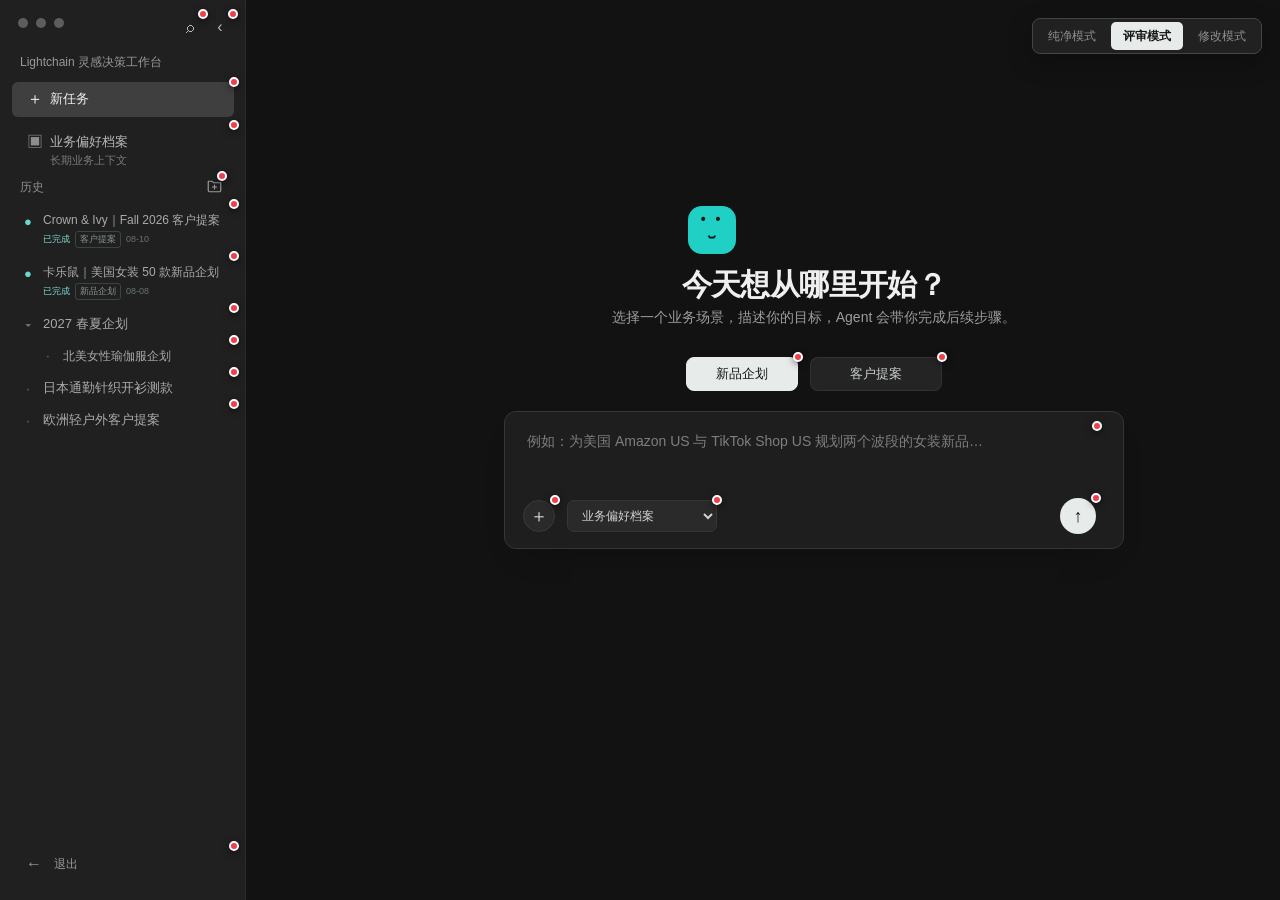
<file: index.html>
<!doctype html>
<html lang="zh-CN">
<head>
  <meta charset="utf-8">
  <meta name="viewport" content="width=device-width, initial-scale=1">
  <meta http-equiv="Cache-Control" content="no-cache, no-store, must-revalidate">
  <meta http-equiv="Pragma" content="no-cache">
  <meta http-equiv="Expires" content="0">
  <meta name="description" content="Lightchain 灵感决策工作台功能首页 UI 评审原型">
  <title>Lightchain Workbench Launcher · UI 评审</title>
  <style>
    html, body, iframe {
      width: 100%;
      height: 100%;
      margin: 0;
      border: 0;
      background: #121212;
    }
    iframe { display: block; }
  </style>
</head>
<body>
  <iframe id="prototype-frame" title="Lightchain 功能首页 UI 评审原型"></iframe>
  <script>
    document.querySelector("#prototype-frame").src =
      `./workbench-launcher.html?review=1&v=${Date.now()}`;
  </script>
</body>
</html>
</file>
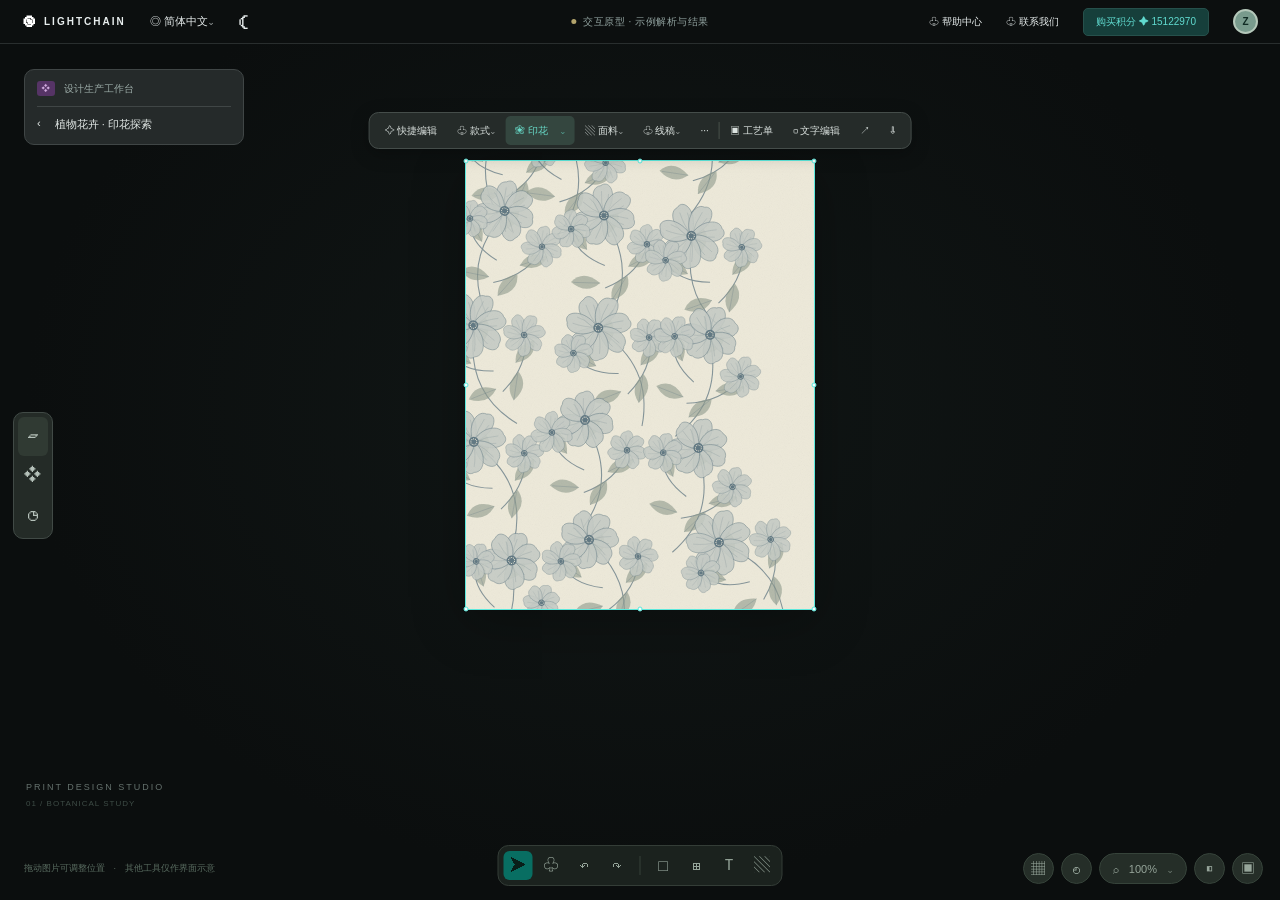
<file: print-variations/index.html>
<!doctype html>
<html lang="zh-CN">
<head><meta charset="UTF-8"><meta name="viewport" content="width=device-width, initial-scale=1"><title>印花裂变 · LIGHTCHAIN 工作台</title><link rel="stylesheet" href="static/css/style.css"><script src="static/js/main.js" defer></script></head>
<body>
<header class="global"><div class="brand"><span class="brand-mark">◉</span> LIGHTCHAIN</div><span class="global-lang">◎ 简体中文⌄</span><span class="moon">☾</span><span class="demo-indicator"><i></i> 交互原型 · 示例解析与结果</span><div class="global-right"><span>♧ 帮助中心</span><span>♧ 联系我们</span><span class="credit">购买积分 ✦ 15122970</span><span class="avatar">Z</span></div></header>
<main id="workspace" aria-label="设计画布">
 <div class="project"><div><span class="project-symbol">❖</span> 设计生产工作台</div><div class="project-name">‹ <span>植物花卉 · 印花探索</span></div></div>
 <div class="canvas-caption">PRINT DESIGN STUDIO <span>01 / BOTANICAL STUDY</span></div>
 <div id="world"><div class="image-object selected" id="original" tabindex="0" role="button" aria-label="原图，可拖动移动"><div class="object-label"><span>原图</span><span>植物花卉.svg</span></div><img src="static/images/original.svg" alt="米白底蓝灰色植物花卉印花" draggable="false"><div class="selection"><i></i><i></i><i></i><i></i><i></i><i></i><i></i><i></i></div></div><div id="outputs"></div></div>
 <div id="context" class="context-bar" role="toolbar" aria-label="图片功能工具栏"><span class="context-item">✧ 快捷编辑</span><span class="context-item">♧ 款式⌄</span><div class="print-control"><button id="print-menu" class="print-trigger" aria-expanded="false">❀ 印花 <span>⌄</span></button><div id="dropdown" class="dropdown" hidden><button id="launch"><span>✣</span><span>印花裂变</span><b class="new">NEW</b></button><div class="menu-static">▧ <span>印花设计</span></div><div class="menu-static">◉ <span>风格迁移</span></div><div class="menu-static">▦ <span>四方连续</span></div></div></div><span class="context-item">▧ 面料⌄</span><span class="context-item">♧ 线稿⌄</span><span class="context-item">···</span><span class="bar-sep"></span><span class="context-item">▣ 工艺单</span><span class="context-item">▢ 文字编辑</span><span class="context-item tail">↗</span><span class="context-item tail">⇩</span></div>
 <aside class="side-tools"><span>▱</span><span>❖</span><span>◷</span></aside>
 <section id="panel" class="panel" aria-label="印花裂变操作栏" hidden>
  <div class="panel-header"><div class="panel-title"><span class="feature-icon">✣</span><strong>印花裂变</strong><span class="panel-sub">PRINT VARIATIONS</span></div><button id="close-panel" class="icon-btn" aria-label="收起操作栏">⌄</button></div>
  <div id="parsing" class="parsing"><div class="parse-art"><img src="static/images/original.svg" alt="正在解析的原图"><span class="scan"></span></div><div><div class="parse-title"><span class="spinner"></span>正在解析图案设计点</div><p>识别元素、绘画语言、组织关系与配色特征</p><div class="parse-chips"><i></i><i></i><i></i></div></div></div>
  <div id="configuration" hidden>
   <div class="design-points"><div class="section-label"><span>保留设计点 <small>多选</small></span><span class="selection-count" id="selection-count">已选 3 项</span></div><p class="helper">选择希望延续的特征，其余部分由 AI 重新演绎</p><div class="tags"><div id="tags" class="tag-list"></div><button id="add-custom" class="tag custom-add" type="button">＋ 自定义</button><form id="custom-form" class="custom-form" hidden><input id="custom-input" type="text" maxlength="24" placeholder="输入设计点" aria-label="自定义设计点" aria-describedby="custom-error" autocomplete="off"><button id="cancel-custom" type="button">取消</button><button class="confirm-custom" type="submit">确认</button></form></div><p id="custom-error" class="custom-error" role="status" hidden></p></div>
   <div class="settings"><div class="setting"><span class="setting-label">裂变模式</span><div class="segmented" id="mode" role="group" aria-label="裂变模式"><button class="active" aria-pressed="true" data-value="extension">✧ 设计延伸</button><button aria-pressed="false" data-value="inspiration">✦ 灵感发散</button></div><span id="mode-hint" class="mode-hint">延续设计关系，开发同系列新图案</span></div><div class="setting"><span class="setting-label">变化程度</span><div class="segmented compact" id="strength" role="group" aria-label="变化程度"><button data-value="weak" aria-pressed="false">弱</button><button data-value="medium" class="active" aria-pressed="true">中</button><button data-value="strong" aria-pressed="false">强</button></div><span id="strength-hint" class="mode-hint">保留设计联系，形成新的视觉表达</span></div></div>
   <div class="panel-footer"><div class="count-control"><span>生成张数</span><div id="count" class="number-tabs" role="group" aria-label="生成张数"><button class="active" aria-pressed="true" data-value="1">1</button><button aria-pressed="false" data-value="2">2</button><button aria-pressed="false" data-value="3">3</button><button aria-pressed="false" data-value="4">4</button></div></div><div class="generate-wrap"><span class="demo-cost">演示 · 不扣费</span><button id="reanalyze" class="reanalyze" type="button">↻ 重新解析</button><button id="generate" class="generate">生成 <span>↑</span></button></div></div>
  </div>
 </section>
 <button id="reopen" class="reopen" hidden>✣ 印花裂变 <span>展开操作栏 ↑</span></button>
 <div id="status" class="status" role="status" hidden></div>
 <div class="bottom-tools"><span class="tool-selected">➤</span><span>♧</span><span>↶</span><span>↷</span><i></i><span>□</span><span>⊞</span><span>Ｔ</span><span>▧</span></div>
 <div class="zoom-tools"><span>▦</span><span>◴</span><span class="zoom">⌕ <b id="zoom-label">100%</b>⌄</span><span>◧</span><span>▣</span></div>
 <div class="canvas-note">拖动图片可调整位置 <span>·</span> 其他工具仅作界面示意</div>
</main>
</body></html>
</file>
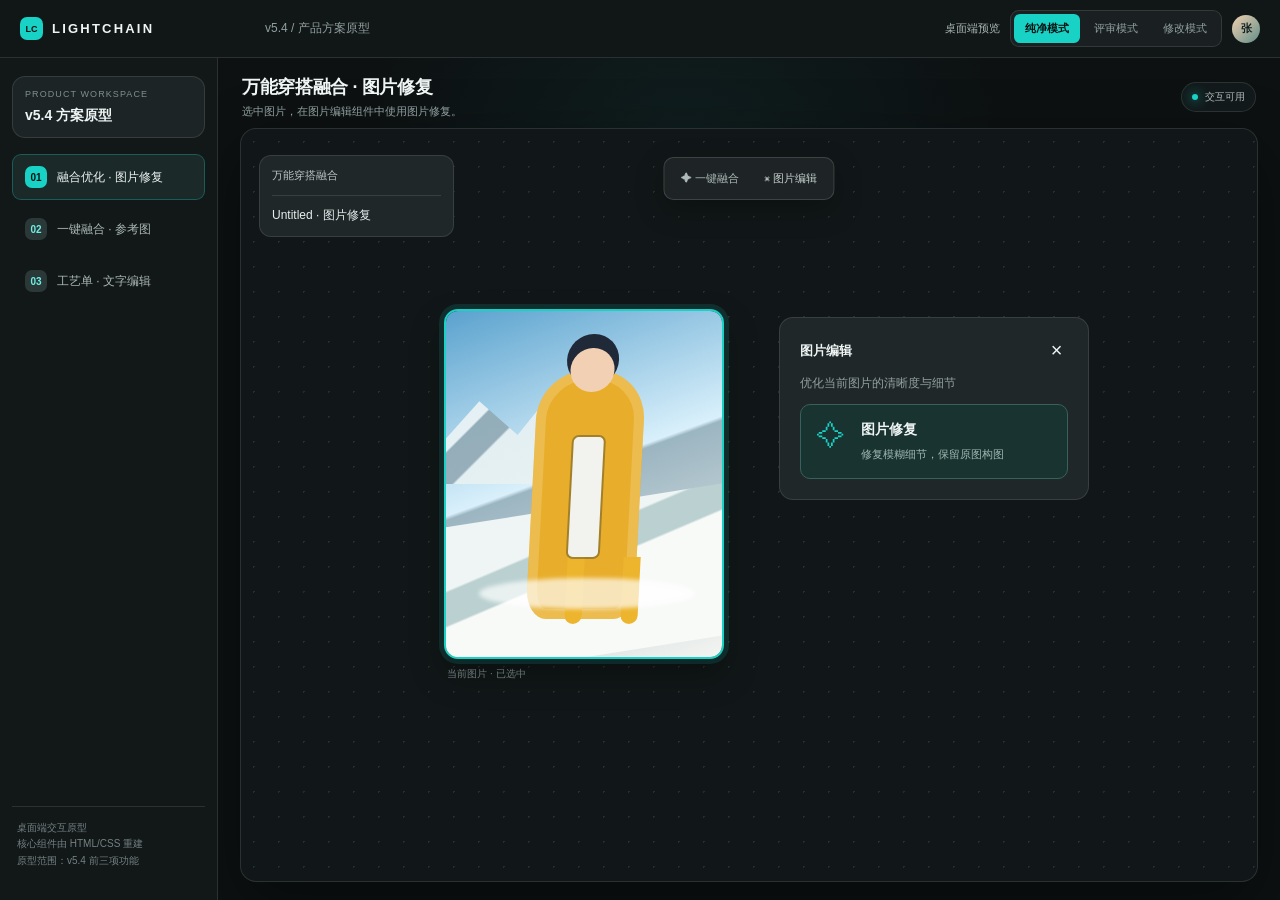
<file: v5.4/index.html>
<!doctype html>
<html lang="zh-CN">
<head>
  <meta charset="utf-8" />
  <meta name="viewport" content="width=device-width, initial-scale=1" />
  <title>v5.4 产品方案交互原型</title>
  <style>
    :root{--bg:#0d1112;--surface:#171d1e;--surface-2:#202728;--surface-3:#293131;--line:rgba(255,255,255,.11);--text:#eef5f4;--muted:#91a09f;--cyan:#18d2c6;--red:#ff5b67;--shadow:0 22px 65px rgba(0,0,0,.4);--font:"SF Pro Display","PingFang SC","Noto Sans CJK SC",sans-serif}
    *{box-sizing:border-box}html,body{margin:0;height:100%;min-width:1180px;background:var(--bg);color:var(--text);font-family:var(--font)}button,input,textarea{font:inherit}button{cursor:pointer;color:inherit}
    .app{height:100vh;display:grid;grid-template-rows:58px 1fr;overflow:hidden;background:var(--bg)}
    .topbar{display:flex;align-items:center;padding:0 20px;border-bottom:1px solid var(--line);background:#111617;gap:20px}.brand{display:flex;align-items:center;gap:9px;min-width:225px;letter-spacing:.17em;font-size:13px;font-weight:800}.logo{display:grid;place-items:center;width:23px;height:23px;border-radius:7px;background:var(--cyan);color:#071111;font-size:9px;letter-spacing:0}.crumb{font-size:12px;color:var(--muted)}.top-right{display:flex;align-items:center;gap:10px;margin-left:auto}.top-link{font-size:11px;color:#aab6b4}.mode-switch{display:flex;gap:3px;padding:3px;border:1px solid var(--line);border-radius:9px;background:#1a2021}.mode-switch button{border:0;border-radius:6px;padding:7px 11px;background:transparent;color:var(--muted);font-size:11px}.mode-switch button.active{background:var(--cyan);color:#06110f;font-weight:800}.avatar{display:grid;place-items:center;width:28px;height:28px;border-radius:50%;background:linear-gradient(135deg,#f3d1af,#5f8d88);color:#162022;font-weight:800;font-size:11px}
    .body{display:grid;grid-template-columns:218px 1fr;min-height:0}.sidebar{display:flex;flex-direction:column;gap:16px;padding:18px 12px;border-right:1px solid var(--line);background:#121718}.workspace{padding:12px;border:1px solid var(--line);border-radius:13px;background:#1d2425}.eyebrow{font-size:9px;letter-spacing:.12em;color:#7f8e8e}.workspace strong{display:block;margin-top:8px;font-size:14px}.nav{display:grid;gap:6px}.nav button{display:flex;align-items:center;gap:10px;width:100%;padding:11px 12px;border:1px solid transparent;border-radius:9px;background:transparent;color:#abb8b6;text-align:left;font-size:12px}.nav button:hover,.nav button.active{border-color:rgba(24,210,198,.3);background:#1b2929;color:var(--text)}.num{display:grid;place-items:center;width:22px;height:22px;border-radius:7px;background:#2b3838;color:#6feee5;font-size:10px;font-weight:800}.nav button.active .num{background:var(--cyan);color:#071211}.side-note{margin-top:auto;padding:13px 5px;border-top:1px solid var(--line);color:#748182;font-size:10px;line-height:1.65}
    .main{position:relative;min-width:0;overflow:hidden;background:radial-gradient(circle at 44% 13%,rgba(22,76,75,.22),transparent 34%),var(--bg)}.main-head{position:absolute;z-index:20;top:17px;left:24px;right:24px;display:flex;align-items:center;justify-content:space-between}.main-head h1{margin:0;font-size:18px;letter-spacing:-.02em}.main-head p{margin:5px 0 0;color:var(--muted);font-size:11px}.state{display:inline-flex;align-items:center;gap:7px;padding:7px 10px;border:1px solid var(--line);border-radius:999px;background:rgba(20,27,28,.88);color:#b1bdbc;font-size:10px}.state-dot{width:6px;height:6px;border-radius:50%;background:var(--cyan);box-shadow:0 0 12px var(--cyan)}
    .canvas{position:absolute;inset:70px 22px 18px;overflow:hidden;border:1px solid rgba(255,255,255,.11);border-radius:16px;background-color:#111718;background-image:radial-gradient(rgba(190,220,216,.12) 1px,transparent 1px);background-size:25px 25px;box-shadow:var(--shadow)}.canvas-toolbar{position:absolute;z-index:8;top:28px;left:50%;transform:translateX(-50%);display:flex;align-items:center;padding:5px;border:1px solid rgba(255,255,255,.14);border-radius:10px;background:rgba(31,38,39,.94);box-shadow:0 10px 28px rgba(0,0,0,.3)}.canvas-toolbar button{border:0;border-right:1px solid rgba(255,255,255,.08);padding:8px 12px;background:transparent;color:#c5cfcd;font-size:11px}.canvas-toolbar button:last-child{border-right:0}.canvas-toolbar button:hover,.canvas-toolbar button.selected{color:var(--cyan);background:#263a39}.toolbar-icon{margin-right:5px;color:#a9b6b4}
    .project-card{position:absolute;z-index:8;top:26px;left:18px;width:195px;padding:12px;border:1px solid var(--line);border-radius:12px;background:#202728}.project-card .project-title{font-size:11px;color:#b9c3c2}.project-card .project-name{margin-top:12px;padding-top:11px;border-top:1px solid var(--line);font-size:12px;color:#e7efee}.collapse{float:left;margin-right:9px;color:#849190}.bottom-tools{position:absolute;z-index:8;bottom:17px;left:50%;transform:translateX(-50%);display:flex;gap:5px;padding:7px;border:1px solid var(--line);border-radius:11px;background:#202728}.bottom-tools button{display:grid;place-items:center;width:30px;height:28px;border:0;border-radius:7px;background:transparent;color:#c0cbca;font-size:14px}.bottom-tools button:hover{background:#30403f;color:var(--cyan)}
    .view{position:absolute;inset:0}.view[hidden]{display:none}.hotspot{position:absolute;z-index:30;width:15px;height:15px;padding:0;border:2px solid #fff;border-radius:50%;background:var(--red);box-shadow:0 0 0 5px rgba(255,91,103,.16),0 0 16px rgba(255,91,103,.65);opacity:0;transition:.2s}.mode-review .hotspot{opacity:1}.mode-edit .component:hover{outline:1px solid var(--cyan);outline-offset:4px;box-shadow:0 0 0 5px rgba(24,210,198,.11)}.component{transition:.18s}.review-card{display:none;position:absolute;z-index:40;width:265px;padding:13px;border:1px solid rgba(255,91,103,.38);border-radius:11px;background:#242a2b;box-shadow:var(--shadow)}.review-card.show{display:block}.review-card strong{display:block;margin-bottom:5px;font-size:12px}.review-card p{margin:0;color:#b6c1c0;font-size:10px;line-height:1.6}.toast{position:fixed;z-index:100;left:50%;bottom:24px;transform:translate(-50%,16px);opacity:0;padding:9px 13px;border:1px solid rgba(24,210,198,.45);border-radius:9px;background:#183130;color:#7bf2e9;font-size:11px;transition:.2s;pointer-events:none}.toast.show{opacity:1;transform:translate(-50%,0)}
    .image-card{position:absolute;z-index:3;display:flex;flex-direction:column;gap:8px;width:230px}.source-card{left:15%;top:23%}.result-card{right:10%;top:23%;width:260px}.image-frame{position:relative;overflow:hidden;aspect-ratio:4/5;border:1px solid rgba(255,255,255,.12);border-radius:14px;background:#1b2425;box-shadow:0 14px 28px rgba(0,0,0,.28)}.image-frame.selected{border:2px solid var(--cyan);box-shadow:0 0 0 5px rgba(24,210,198,.13),0 16px 32px rgba(0,0,0,.35)}.scene{position:absolute;inset:0;overflow:hidden;background:linear-gradient(160deg,#5aa2ce 0%,#d9f0fb 46%,#9bb5c1 47%,#f4f5f1 100%)}.scene:before{content:"";position:absolute;left:-16%;right:-18%;bottom:0;height:44%;background:linear-gradient(165deg,#eff5f4 0 30%,#bbd1d1 31% 44%,#f8faf8 45%);transform:skewY(-9deg)}.mountain{position:absolute;left:-15%;top:22%;width:73%;height:28%;background:linear-gradient(135deg,#ecf4f5 0 35%,#91a9b4 36% 48%,#e8f1f2 49%);clip-path:polygon(0 100%,37% 14%,56% 49%,75% 0,100% 100%);opacity:.9}.person{position:absolute;left:31%;top:17%;width:39%;height:72%;background:#e8ae2b;border-radius:47% 46% 19% 19%/20% 20% 12% 12%;transform:skewX(-3deg);box-shadow:inset 0 0 0 10px rgba(255,255,255,.17)}.person:before{content:"";position:absolute;left:30%;top:-9%;width:41%;height:18%;border-radius:50%;background:#f1d0b3;box-shadow:0 -10px 0 4px #202938}.person:after{content:"";position:absolute;left:36%;top:27%;width:28%;height:48%;border-radius:5px;background:#f2f3ef;box-shadow:0 0 0 2px rgba(18,35,39,.33)}.leg{position:absolute;left:36%;bottom:-2%;width:16%;height:27%;background:#edb52d;border-radius:0 0 10px 10px;box-shadow:56px 0 0 #edb52d}.snow-spray{position:absolute;left:12%;bottom:14%;width:78%;height:9%;border-radius:50%;background:rgba(255,255,255,.67);filter:blur(2px)}.image-label{padding:0 3px;color:#879493;font-size:10px}.expand{position:absolute;right:9px;top:9px;width:25px;height:25px;border:0;border-radius:7px;background:rgba(19,30,31,.52);color:white;font-size:13px}
    .fusion-node{position:absolute;z-index:5;left:50%;top:20%;width:282px;transform:translateX(-50%);padding:12px;border:1px solid rgba(255,255,255,.13);border-radius:15px;background:#202728;box-shadow:0 16px 35px rgba(0,0,0,.35)}.node-title{display:flex;align-items:center;gap:7px;color:#bbc6c4;font-size:11px}.node-title .spark{display:grid;place-items:center;width:21px;height:21px;border-radius:6px;background:linear-gradient(135deg,#1bb8d8,#a054dc);color:white}.node-banner{margin:10px 0;padding:8px 10px;border-radius:9px;background:linear-gradient(90deg,#126f9b,#7a3f94);font-size:10px;color:#fff}.node-section{margin-top:11px}.node-label{display:flex;align-items:center;justify-content:space-between;margin-bottom:6px;color:#9eabaa;font-size:10px}.main-ref{display:flex;align-items:center;gap:8px;padding:6px;border-radius:8px;background:#2b3233}.mini-scene{position:relative;width:35px;height:35px;overflow:hidden;border-radius:6px;background:linear-gradient(140deg,#5ca7ce,#f0f4f4)}.mini-scene:after{content:"";position:absolute;left:36%;top:20%;width:28%;height:67%;border-radius:40% 40% 12% 12%;background:#e7ad27}.node-input{display:flex;align-items:center;gap:7px;min-height:56px;padding:8px;border:1px dashed rgba(160,181,179,.28);border-radius:9px;background:#252d2e}.node-input:hover{border-color:var(--cyan);background:#283838}.add-icon{display:grid;place-items:center;width:28px;height:28px;border:1px solid rgba(24,210,198,.45);border-radius:7px;color:var(--cyan);font-size:18px}.node-input span{font-size:10px;color:#899695}.ref-thumbs{display:grid;grid-template-columns:repeat(4,minmax(0,1fr));gap:6px}.ref-thumb{position:relative;width:auto;height:41px;overflow:visible;border-radius:6px;background:#2e3738}.ref-thumb .mini-scene{display:block;width:100%;height:100%}.ref-thumb button{position:absolute;right:-5px;top:-5px;width:16px;height:16px;padding:0;border:0;border-radius:50%;background:#151c1d;color:#fff;font-size:10px}.ref-add-tile{display:grid;place-items:center;width:100%;height:41px;padding:0;border:1px dashed rgba(24,210,198,.62);border-radius:6px;background:#173332;color:var(--cyan);font-size:18px}.ref-add-tile span{font-size:9px;color:#83dcd6}.prompt{width:100%;height:83px;padding:9px;resize:none;border:1px solid rgba(255,255,255,.10);border-radius:9px;outline:none;background:#171d1e;color:#dfe8e6;font-size:10px;line-height:1.5}.prompt:focus{border-color:rgba(24,210,198,.55)}.node-foot{display:flex;gap:7px;margin-top:10px}.select{display:flex;align-items:center;justify-content:space-between;flex:1;padding:8px 9px;border:1px solid rgba(255,255,255,.09);border-radius:8px;background:#2a3233;color:#afb9b7;font-size:10px}.generate{width:100%;margin-top:11px;padding:10px;border:0;border-radius:9px;background:var(--cyan);color:#06110f;font-size:11px;font-weight:800}.generate:hover{background:#50e4db}.connector{position:absolute;z-index:1;left:31%;top:48%;width:20%;border-top:2px solid #4a5d5c}.connector.right{left:64%;width:14%;border-top-color:var(--cyan)}
    .result-actions{display:flex;align-items:center;justify-content:flex-end;gap:0;min-height:38px;padding:0 7px;border:1px solid rgba(255,255,255,.1);border-radius:10px;background:#202728}.result-actions button{border:0;border-right:1px solid rgba(255,255,255,.08);padding:9px 10px;background:transparent;color:#bac4c2;font-size:10px}.result-actions button:last-child{border-right:0}.result-actions button:hover{color:var(--cyan);background:#2a3737}.feedback-panel{display:none;position:absolute;z-index:45;right:12%;top:52%;width:300px;padding:15px;border:1px solid var(--line);border-radius:13px;background:rgba(28,34,35,.98);box-shadow:var(--shadow)}.feedback-panel.open{display:block;animation:rise .2s}.panel-head{display:flex;align-items:center;justify-content:space-between;margin-bottom:11px}.panel-head strong{font-size:13px}.close{border:0;background:transparent;color:var(--muted);font-size:17px}.rating{display:flex;gap:7px;margin-bottom:10px}.rating button{flex:1;padding:8px;border:1px solid var(--line);border-radius:8px;background:#202829;color:#bdc8c6;font-size:10px}.rating button.selected{border-color:rgba(24,210,198,.6);background:#173432;color:#75f1e7}.feedback-panel textarea{width:100%;height:66px;padding:9px;resize:none;border:1px solid var(--line);border-radius:8px;background:#111617;color:#e3ecea;font-size:10px}.feedback-panel .hint{margin:8px 0;color:#859393;font-size:10px}.panel-action{width:100%;padding:9px;border:0;border-radius:8px;background:var(--cyan);color:#07110f;font-size:11px;font-weight:800}.feedback-panel .note{margin-top:7px;text-align:center;color:#9daaa8;font-size:10px}
    .node-popover{display:none;position:absolute;z-index:45;left:50%;top:56%;transform:translate(-50%,-50%);width:310px;padding:14px;border:1px solid rgba(24,210,198,.45);border-radius:13px;background:#1e2929;box-shadow:var(--shadow)}.node-popover.open{display:block;animation:rise .2s}.node-popover h3{margin:0 0 8px;font-size:12px}.node-popover p{margin:0 0 11px;color:#95a4a2;font-size:10px;line-height:1.5}.node-popover .upload-line{display:flex;align-items:center;gap:10px}.node-popover .upload-line button{padding:8px 11px;border:1px dashed rgba(24,210,198,.6);border-radius:8px;background:#153332;color:#75f1e7;font-size:10px}.node-popover .count{margin-left:auto;color:#6feee5;font-size:10px}
    .work-toolbar{position:absolute;z-index:12;top:28px;left:50%;transform:translateX(-50%);display:flex;padding:5px;border:1px solid rgba(255,255,255,.14);border-radius:10px;background:#232a2b;box-shadow:0 10px 28px rgba(0,0,0,.3)}.work-toolbar button{padding:8px 12px;border:0;border-right:1px solid rgba(255,255,255,.08);background:transparent;color:#c0cbca;font-size:10px}.work-toolbar button:last-child{border-right:0}.work-toolbar button:hover,.work-toolbar button.selected{background:#2e4341;color:var(--cyan)}.artboard{position:absolute;left:14%;top:15%;width:65%;height:74%;overflow:hidden;padding:15px;border:1px solid #8f9796;background:#f6f6f3;box-shadow:0 20px 35px rgba(0,0,0,.33);color:#263031}.sheet-head{display:grid;grid-template-columns:1.2fr 1fr .8fr;gap:6px;height:50px}.sheet-title{display:flex;align-items:center;justify-content:center;border:2px solid #283032;font-size:18px;font-weight:800}.sheet-meta{display:grid;grid-template-columns:repeat(2,1fr);border:1px solid #445052;font-size:8px}.sheet-meta span{padding:5px;border-right:1px solid #bac0bd;border-bottom:1px solid #bac0bd}.sheet-grid{display:grid;grid-template-columns:1.25fr .9fr .48fr;gap:8px;margin-top:7px}.sheet-section{border:1px solid #566160}.sheet-section .section-title{padding:5px;border-bottom:1px solid #aab1ae;font-size:10px;font-weight:800}.sheet-copy{padding:7px;font-size:9px;line-height:1.7}.garment-row{display:flex;justify-content:space-around;align-items:end;height:160px;padding:10px}.garment{position:relative;width:55px;height:128px;border-radius:44% 44% 12% 12%;background:#d8b6ad;box-shadow:inset 0 0 0 5px rgba(255,255,255,.3)}.garment:before{content:"CK";position:absolute;left:12px;top:56px;color:#7f6666;font-weight:800;font-size:14px}.garment:after{content:"";position:absolute;left:22px;top:-26px;width:12px;height:32px;border-radius:5px;background:#222c2e}.measure-table{display:grid;grid-template-columns:1fr repeat(3,1fr);font-size:8px}.measure-table span{padding:6px 4px;border-right:1px solid #b4bab7;border-bottom:1px solid #b4bab7}.swatches{display:flex;gap:8px;padding:10px}.swatch{width:38px;height:28px;border:1px solid #515c5b}.swatch.pink{background:#d9b2af}.swatch.black{background:#252b2d}.sheet-text{padding:8px;font-size:8px;line-height:1.5}.art-element{position:relative}.art-element.selected{outline:2px solid #12bdb3;outline-offset:3px}.art-element[data-copy]{cursor:pointer}.context-toolbar{display:none;position:absolute;z-index:20;left:50%;bottom:7%;transform:translateX(-50%);padding:6px;border:1px solid #3d4b49;border-radius:9px;background:#212929;box-shadow:0 10px 25px rgba(0,0,0,.3)}.context-toolbar.show{display:flex}.context-toolbar button{padding:6px 10px;border:0;border-right:1px solid rgba(255,255,255,.08);background:transparent;color:#c3cfcd;font-size:10px}.context-toolbar button:last-child{border-right:0}.editor-drawer{display:none;position:absolute;z-index:25;right:3.5%;top:15%;width:245px;max-height:70%;padding:14px;overflow:auto;border:1px solid var(--line);border-radius:13px;background:rgba(27,34,35,.98);box-shadow:var(--shadow)}.editor-drawer.open{display:block;animation:slide .22s}.editor-drawer h3{margin:0;font-size:13px}.editor-drawer .sub{margin:5px 0 12px;color:var(--muted);font-size:10px}.element-list{display:grid;gap:6px}.element{display:flex;align-items:center;gap:8px;width:100%;padding:8px;border:1px solid transparent;border-radius:8px;background:#202829;color:#b8c3c1;text-align:left;font-size:10px}.element:hover,.element.selected{border-color:rgba(24,210,198,.58);background:#173534;color:#eef7f4}.element-icon{display:grid;place-items:center;width:24px;height:24px;border-radius:6px;background:#2b403f;color:#70efe7;font-size:11px}.element small{display:block;margin-top:3px;color:#758584;font-size:9px}.element-editor{margin-top:13px}.element-editor textarea{width:100%;height:72px;padding:9px;resize:none;border:1px solid var(--line);border-radius:8px;background:#121819;color:#e3ecea;font-size:10px}.element-editor button{width:100%;margin-top:8px;padding:8px;border:0;border-radius:8px;background:var(--cyan);color:#06110f;font-size:10px;font-weight:800}.split-loading{display:none;position:absolute;z-index:50;inset:0;place-items:center;background:rgba(5,9,10,.62);backdrop-filter:blur(2px)}.split-loading.show{display:grid}.loading-box{display:grid;justify-items:center;gap:10px;padding:18px 24px;border:1px solid var(--line);border-radius:12px;background:#1f2829;box-shadow:var(--shadow)}.spinner{width:24px;height:24px;border:2px solid #43625f;border-top-color:var(--cyan);border-radius:50%;animation:spin .8s linear infinite}.loading-box span{font-size:10px;color:#bfcbca}
    .view[data-view="2"] #refInput2{display:none}.node-popover{display:none!important}.feedback-actions{display:grid;grid-template-columns:1fr 1fr;gap:8px}.panel-action.secondary{border:1px solid rgba(24,210,198,.55);background:#18302f;color:#75f1e7}.element-row{border:1px solid transparent;border-radius:8px;background:#202829}.element-row.expanded{border-color:rgba(24,210,198,.58);background:#173534}.element-row .element{border:0;background:transparent}.inline-editor{display:none;padding:0 8px 9px}.element-row.expanded .inline-editor{display:block}.inline-editor textarea{width:100%;height:56px;padding:8px;resize:none;border:1px solid var(--line);border-radius:7px;background:#121819;color:#e3ecea;font-size:10px}.inline-editor button{width:100%;margin-top:6px;padding:7px;border:0;border-radius:7px;background:var(--cyan);color:#06110f;font-size:10px;font-weight:800}.element-editor{display:none}
    @keyframes rise{from{opacity:0;transform:translateY(8px)}to{opacity:1;transform:translateY(0)}}@keyframes slide{from{opacity:0;transform:translateX(13px)}to{opacity:1;transform:translateX(0)}}@keyframes spin{to{transform:rotate(360deg)}}
  
[hidden]{display:none!important}.canvas-toolbar>span,.work-toolbar>span{padding:8px 12px;font-size:11px;color:#adbab8;white-space:nowrap}.repair-source{left:20%;top:24%;width:280px}.repair-tools{position:absolute;left:53%;top:25%;width:310px;padding:20px;background:#202728;border:1px solid var(--line);border-radius:14px}.repair-tools p{font-size:12px;color:var(--muted)}.repair-tools .panel-head button{border:0;background:transparent;font-size:20px}.repair-tool{position:relative;display:grid;grid-template-columns:36px 1fr;text-align:left;width:100%;gap:8px;padding:16px;border:1px solid #37615d;border-radius:10px;background:#193330}.repair-tool>span{grid-row:span 2;font-size:28px;color:var(--cyan)}.repair-tool b{font-size:14px}.repair-tool small{color:#a0b7b3;font-size:11px}.repair-result{left:60%;top:24%;width:280px}.repair-result .scene{filter:contrast(1.06) saturate(1.05)}.repair-loading{position:absolute;left:61%;top:43%;display:grid;justify-items:center;gap:15px;font-size:13px}.generation-badge{position:absolute;z-index:14;left:50%;top:48%;display:flex;align-items:center;gap:12px;padding:20px 26px;background:#192624;border:1px solid #4a7971;border-radius:13px}.artboard{cursor:pointer}.artboard.selected-image{outline:2px solid var(--cyan);outline-offset:4px}.text-modal{position:fixed;z-index:60;inset:0;background:#101516;display:flex;flex-direction:column}.text-modal>header{height:66px;flex:none;padding:0 24px;border-bottom:1px solid var(--line);display:flex;justify-content:space-between;align-items:center;background:#181e1f}.text-modal header b{font-size:16px}.text-modal header span{margin-left:18px;font-size:12px;color:var(--muted)}.modal-header-right{display:flex;align-items:center;gap:20px}.modal-header-right>button{border:0;background:transparent;font-size:26px}.text-layout{display:grid;grid-template-columns:294px 1fr;min-height:0;flex:1}.text-side{padding:26px 22px;background:#191f20;border-right:1px solid var(--line)}.text-side label{display:block;font-size:13px;margin-bottom:12px}.text-side #ocrText{min-height:124px;padding:13px;margin-bottom:28px;border:1px solid var(--line);border-radius:9px;background:#121819;color:#aab9b6;font-size:12px;line-height:1.8;white-space:pre-wrap}.text-side #ocrText.failure{color:#f58a91}.text-side textarea{width:100%;height:150px;resize:none;padding:13px;background:#111718;border:1px solid #394c49;border-radius:9px;color:#edf5f3;font-size:13px;line-height:1.7}.text-side textarea:focus{outline:1px solid var(--cyan)}.text-side #applyText{width:100%;padding:12px;margin-top:16px;border:0;border-radius:8px;background:var(--cyan);color:#051713;font-weight:700}.text-side #applyText:disabled{opacity:.3;cursor:not-allowed}.edit-hint{margin-top:27px;color:#748781;font-size:11px;line-height:2}.text-stage{position:relative;overflow:hidden;touch-action:none;user-select:none;cursor:crosshair;background-image:radial-gradient(#34413e 1px,transparent 1px);background-size:24px 24px}.text-stage.panning{cursor:grab}.editor-image{position:absolute;width:760px;height:560px;transform-origin:0 0;box-shadow:0 20px 70px #0006}.editor-image .artboard{position:absolute;inset:0;width:760px;height:560px;margin:0;cursor:inherit;outline:0;pointer-events:none}.editor-image .art-element{cursor:inherit}.zoom-controls{position:absolute;z-index:5;bottom:25px;left:50%;transform:translateX(-50%);display:flex;align-items:center;gap:8px;padding:7px;border:1px solid var(--line);border-radius:9px;background:#202928;cursor:default}.zoom-controls button{border:0;background:#2d3937;border-radius:5px;height:32px;min-width:33px;font-size:14px}.zoom-controls span{min-width:49px;text-align:center;font-size:12px;color:#adbdb8}#resetSelection{padding:0 13px}#selectionRect{position:absolute;z-index:3;border:2px solid var(--cyan);background:#18d2c61c;cursor:move;min-width:3px;min-height:3px}#selectionRect i{position:absolute;width:10px;height:10px;background:white;border:1px solid #0ea99f;transform:translate(-50%,-50%)}[data-handle=nw]{left:0;top:0;cursor:nwse-resize}[data-handle=n]{left:50%;top:0;cursor:ns-resize}[data-handle=ne]{left:100%;top:0;cursor:nesw-resize}[data-handle=e]{left:100%;top:50%;cursor:ew-resize}[data-handle=se]{left:100%;top:100%;cursor:nwse-resize}[data-handle=s]{left:50%;top:100%;cursor:ns-resize}[data-handle=sw]{left:0;top:100%;cursor:nesw-resize}[data-handle=w]{left:0;top:50%;cursor:ew-resize}.review-overlay{position:fixed;inset:0;z-index:85;pointer-events:none}.review-dot{position:absolute;width:12px;height:12px;padding:0;border:2px solid white;border-radius:50%;background:#ff5b67;box-shadow:0 0 0 3px #ff5b6733;pointer-events:auto}.review-tip{position:fixed;z-index:90;max-width:330px;padding:15px;border:1px solid #a6575f;border-radius:10px;background:#27302e;font-size:12px;line-height:1.8;box-shadow:var(--shadow)}.review-tip b{display:block;margin-bottom:6px;color:#fff}.mode-edit [data-copy]:hover{outline:2px solid var(--cyan);outline-offset:3px}
.tutorial-banner{position:absolute;z-index:8;top:12px;left:24px;right:24px;display:flex;align-items:center;justify-content:center;min-height:34px;padding:8px 14px;border:1px solid rgba(24,210,198,.32);border-radius:9px;background:rgba(20,48,47,.95);color:#b8efea;font-size:11px}.tutorial-banner button{position:absolute;right:8px;border:0;background:transparent;color:#75f1e7;font-size:18px}.tutorial-stage{position:absolute;inset:62px 24px 24px;display:flex;flex-direction:column;align-items:center;justify-content:center;gap:18px;background:#151b1c}.tutorial-card{width:min(760px,76%);padding:20px;border:1px solid var(--line);border-radius:14px;background:#202728;box-shadow:var(--shadow)}.tutorial-card h3{margin:0 0 14px;font-size:15px}.tutorial-columns{display:grid;grid-template-columns:1fr 1fr;gap:14px}.tutorial-example{padding:12px;border-radius:10px;background:#171d1e}.tutorial-example strong{display:block;margin-bottom:8px;font-size:11px}.tutorial-example p{min-height:32px;margin:8px 0 0;color:#a9b7b4;font-size:10px;line-height:1.6}.tutorial-shot{position:relative;height:130px;border:2px solid;border-radius:8px;background:#f5f4ef;overflow:hidden}.tutorial-shot.bad{border-color:#ff5b67}.tutorial-shot.good{border-color:#18d2c6}.tutorial-shot:before{content:'生产指导书';position:absolute;left:12%;top:15%;color:#263031;font-size:18px;font-weight:800}.tutorial-shot:after{content:'尺寸表   S   M   L\\A胸围   72  76  80\\A下围   60  64  68';white-space:pre;position:absolute;left:12%;top:48%;color:#394543;font-size:11px;line-height:1.7}.tutorial-shot.bad i{position:absolute;z-index:2;left:8%;top:10%;width:67%;height:62%;border:3px solid #ff5b67;background:#ff5b6730}.tutorial-shot.good i{position:absolute;z-index:2;left:10%;top:42%;width:72%;height:45%;border:3px solid #18a99f;background:#18d2c620}.tutorial-pager{display:flex;align-items:center;gap:12px}.tutorial-pager button{padding:9px 16px;border:1px solid rgba(24,210,198,.5);border-radius:8px;background:#183534;color:#75f1e7;font-size:11px}.tutorial-pager button:disabled{opacity:.35;cursor:not-allowed}.tutorial-pager span{min-width:44px;text-align:center;color:#b4c1bf;font-size:11px}.tutorial-only .zoom-controls{display:none}
.tutorial-stage[data-slide="1"] .tutorial-shot:before{content:'SIZE TABLE';font-size:17px}.tutorial-stage[data-slide="1"] .tutorial-shot:after{content:'SIZE    S     M     L\\A胸围    72    76    80\\A下围    60    64    68\\A杯深    14    15    16';font-size:10px}.tutorial-stage[data-slide="1"] .tutorial-shot.bad i{left:10%;top:39%;width:46%;height:34%}.tutorial-stage[data-slide="1"] .tutorial-shot.good i{left:8%;top:27%;width:83%;height:63%}.tutorial-stage[data-slide="2"] .tutorial-shot:before{content:'生产指导书';font-size:18px}.tutorial-stage[data-slide="2"] .tutorial-shot:after{content:'产品说明\\A三角杯文胸，无钢圈设计\\A深V领设计，宽边下围松紧带收束\\A可调节肩带，内侧品牌字母提花\\A\\A成品图     SIZE SPECIFICATIONS';font-size:9px;line-height:1.55}.tutorial-stage[data-slide="2"] .tutorial-shot.bad i{left:5%;top:9%;width:90%;height:78%}.tutorial-stage[data-slide="2"] .tutorial-shot.good i{left:9%;top:13%;width:45%;height:47%}
.tutorial-banner{left:294px;right:0;top:70px}
.tutorial-stage{inset:112px 0 0 294px}
.text-layout:has(#tutorialStage:not([hidden])) .text-side textarea,
.text-layout:has(#tutorialStage:not([hidden])) .text-side button{pointer-events:none!important;opacity:.42;cursor:not-allowed}
.text-layout:has(#tutorialStage:not([hidden])) .text-side{color:#879390}
</style>
</head>
<body>
<div class="app"><header class="topbar"><div class="brand"><span class="logo">LC</span><span>LIGHTCHAIN</span></div><div class="crumb">v5.4 / 产品方案原型</div><div class="top-right"><span class="top-link">桌面端预览</span><div class="mode-switch"><button class="active" data-mode="clean">纯净模式</button><button data-mode="review">评审模式</button><button data-mode="edit">修改模式</button></div><span class="avatar">张</span></div></header>
  <div class="body"><aside class="sidebar"><div class="workspace"><div class="eyebrow">PRODUCT WORKSPACE</div><strong>v5.4 方案原型</strong></div><nav class="nav"><button class="active" data-feature="1"><span class="num">01</span>融合优化 · 图片修复</button><button data-feature="2"><span class="num">02</span>一键融合 · 参考图</button><button data-feature="3"><span class="num">03</span>工艺单 · 文字编辑</button></nav><div class="side-note">桌面端交互原型<br>核心组件由 HTML/CSS 重建<br>原型范围：v5.4 前三项功能</div></aside>
    <main class="main" id="main"><div class="main-head"><div><h1 id="title">万能穿搭融合 · 图片修复</h1><p id="desc">选中图片，在图片编辑组件中使用图片修复。</p></div><div class="state"><span class="state-dot"></span><span id="stateText">交互可用</span></div></div>
<section class="view" data-view="1"><div class="canvas"><div class="project-card"><div class="project-title">万能穿搭融合</div><div class="project-name">Untitled · 图片修复</div></div><div class="canvas-toolbar"><span>✦ 一键融合</span><button id="openImageTools" data-copy="图片修复-融合画布-图片编辑" data-note="打开当前选中图片的图片编辑组件。">⌘ 图片编辑</button></div><div class="repair-source image-card"><div class="image-frame selected" data-copy="图片修复-融合画布-选中图片" data-note="选中当前图片，显示图片编辑入口。"><div class="scene"><div class="mountain"></div><div class="person"><div class="leg"></div></div><div class="snow-spray"></div></div></div><div class="image-label">当前图片 · 已选中</div></div><div class="repair-tools" id="repairTools"><div class="panel-head"><strong>图片编辑</strong><button id="closeImageTools" data-copy="图片修复-图片编辑组件-关闭" data-note="收起图片编辑组件。">×</button></div><p>优化当前图片的清晰度与细节</p><button class="repair-tool" id="repairImage" data-copy="图片修复-图片编辑组件-图片修复" data-note="对选中图片执行修复，显示处理中并输出修复图。评审技术说明：模型由贞贞 banana 2.0 切换为 synlink banana 2.1；synlink 降级顺序依次为 Banana分组 → Banana特价单张分组 → Gemini官key分组 → qinglian-tech-VIP分组。图片修复先由豆包2.1lite解析修复提示词，再将提示词与原图一起生图，默认4K、自动比例。这里仅模拟交互，未验证模型效果。"><span>✧</span><b>图片修复</b><small>修复模糊细节，保留原图构图</small></button></div><div class="repair-result image-card" id="repairResult" hidden><div class="image-frame"><div class="scene"><div class="mountain"></div><div class="person"><div class="leg"></div></div><div class="snow-spray"></div></div></div><div class="image-label">修复后的图片</div></div><div class="repair-loading" id="repairLoading" hidden><div class="spinner"></div><span>正在修复图片…</span></div></div></section>      <section class="view" data-view="2" hidden><div class="canvas"><div class="project-card"><div class="project-title"><span class="collapse">‹</span>万能穿搭融合</div><div class="project-name">一键融合节点 · 参考图扩展</div></div><div class="canvas-toolbar"><span>✦ 一键融合</span></div><div class="connector"></div><div class="connector right"></div><div class="image-card source-card"><div class="image-frame component" data-copy="万能穿搭融合-一键融合参考图-主图"><div class="scene"><div class="mountain"></div><div class="person"><div class="leg"></div></div><div class="snow-spray"></div></div></div><div class="image-label">主图</div></div><div class="fusion-node component" data-copy="万能穿搭融合-一键融合参考图-节点"><div class="node-title"><span class="spark">✦</span>一键融合</div><div class="node-banner">可通过指令和参考图一键融合</div><div class="node-section"><div class="node-label"><span>主图</span></div><div class="main-ref"><span class="mini-scene"></span><span style="font-size:10px;color:#c3cecb">当前选中图片</span></div></div><div class="node-section" id="refArea2"><div class="node-label"><span>参考图</span><span id="refLabel2" style="color:var(--cyan)">0 / 9</span></div><div class="ref-thumbs" id="refThumbs2"></div></div><div class="node-section"><div class="node-label"><span>融合指令 <b style="color:#f47d86">•</b></span><span style="color:#48ded5">30/2000</span></div><textarea class="prompt" data-copy="一键融合-参考图节点-融合指令" data-note="编辑融合指令，与主图和最多9张参考图共同提交生成。">保持红色示意线内的裤子口袋版型不变，两层结构，把黄色换成白色</textarea></div><div class="node-foot"><span class="select">▣ 自动</span><span class="select">ϟ 快速</span></div><button class="generate" id="generateFusion" data-copy="一键融合-参考图节点-开始生成" data-note="模拟将主图、已添加的参考图和融合指令提交生成。">开始 AI 生成 ✦</button></div><div class="image-card result-card"><div class="image-frame component" data-copy="万能穿搭融合-一键融合参考图-生成结果"><div class="scene"><div class="mountain"></div><div class="person"><div class="leg"></div></div><div class="snow-spray"></div></div></div><div class="image-label">生成结果</div></div><div class="review-card"></div></div></section><section class="view" data-view="3" hidden><div class="canvas" id="sheetCanvas"><div class="project-card"><div class="project-title">设计生产工作台</div><div class="project-name">Untitled · 工艺单</div></div><div class="work-toolbar" id="sheetToolbar" hidden><span>✧ 快捷编辑</span><span>♧ 款式</span><span>◌ 印花</span><span>▧ 面料</span><span>⌁ 线稿</span><span>工艺单</span><button id="textEditTool" data-copy="文字编辑-工艺单画布-文字编辑入口" data-note="选中图片后，图片上方工具栏的工艺单右侧展示文字编辑按钮；点击打开全屏文字编辑弹窗。">T 文字编辑</button></div><div class="artboard" id="artboard"><div class="sheet-head"><div class="sheet-title">生产指导书</div><div class="sheet-meta"><span>版本：1.0年__月__日</span><span>样品号：AR-001</span><span>品牌：Calvin Klein</span><span>款式号：HJ24-BR-001</span></div><div class="sheet-meta"><span>工厂：________</span><span>担当者：________</span><span>制作者：________</span><span>日期：________</span></div></div><div class="sheet-grid"><div class="sheet-section"><div class="section-title">【产品说明】</div><div class="sheet-copy art-element" data-element="产品说明">· 三角杯文胸，无钢圈设计，自然贴合胸型<br>· 深V领设计，宽边下围松紧带收束<br>· 可调节肩带，内侧品牌字母提花<br>· 无搭扣套头式设计，穿脱便捷</div><div class="section-title">【成品图】</div><div class="garment-row art-element" data-element="成品图组"><div class="garment"></div><div class="garment"></div><div class="garment"></div><div class="garment"></div></div></div><div class="sheet-section"><div class="section-title">SIZE SPECIFICATIONS</div><div class="measure-table art-element" data-element="尺寸表"><span>POSITION</span><span>S</span><span>M</span><span>L</span><span>胸围</span><span>72</span><span>76</span><span>80</span><span>下围</span><span>60</span><span>64</span><span>68</span><span>杯深</span><span>14</span><span>15</span><span>16</span><span>肩带宽</span><span>1.5</span><span>1.5</span><span>1.5</span></div></div><div class="sheet-section"><div class="section-title">缝制</div><div class="sheet-text">压线宽度 0.6cm<br>下围松紧带拼接<br>肩带拼接<br>针距 2.5~3.0针/cm<br>有无烫台：有</div></div></div><div class="sheet-section art-element" data-element="色号说明" style="margin-top:8px"><div class="section-title">【色展明·关键信息】</div><div class="sheet-text"><b>A（主色）粉橙色</b>　 <b>B（辅色）黑色</b><div class="swatches"><span class="swatch pink"></span><span class="swatch black"></span></div>印花/标志：满印“CK”字母图案</div></div><div class="sheet-section art-element" data-element="图案规格图" style="margin-top:8px;height:90px"><div class="section-title">【图案·规格图】</div><div class="sheet-text">幅宽（横向） ─────────　图案放大　CK CK CK CK CK</div></div></div><div class="generation-badge" id="textGenerating" hidden><div class="spinner"></div><span>生成中…</span></div></div></section></main></div></div><div class="text-modal" id="textModal" role="dialog" aria-modal="true" aria-label="文字编辑" hidden><header><div><b>文字编辑</b><span>框选需要调整的文字区域</span></div><div class="modal-header-right"><div class="mode-switch"><button data-mode="clean">纯净模式</button><button data-mode="review">评审模式</button><button data-mode="edit">修改模式</button></div><button id="closeTextModal" data-copy="文字编辑-全屏弹窗-关闭" data-note="关闭文字编辑弹窗，返回画布，不提交修改。">×</button></div></header><div class="text-layout"><aside class="text-side"><label>待修改文字</label><div id="ocrText" aria-live="polite">请长按鼠标左键框选文字调整区域</div><label for="replacementText">调整内容</label><textarea id="replacementText" placeholder="请输入调整内容，需注意换行" data-copy="文字编辑-全屏弹窗-调整内容" data-note="输入要替换的文字，可换行；识别失败或内容为空时修改按钮禁用。"></textarea><button id="applyText" data-copy="文字编辑-全屏弹窗-修改" data-note="有成功识别的文字且调整内容非空时可点击。提交后关闭弹窗，画布展示生成中。" disabled>修改</button><p class="edit-hint">滚轮缩放图片<br>空格 + 鼠标左键拖动图片<br>鼠标左键框选，拖动边框调整范围</p></aside><div class="text-stage" id="textStage" data-copy="文字编辑-全屏弹窗-图片框选区" data-note="滚轮缩放；空格加左键拖动；左键框选矩形，拖拽边框或四角调整范围。框选后模拟OCR，有文字时填充左侧，无文字时提示未识别到文字，请调整框选范围。"><div class="editor-image" id="editorImage"><div id="selectionRect" hidden><i data-handle="nw"></i><i data-handle="n"></i><i data-handle="ne"></i><i data-handle="e"></i><i data-handle="se"></i><i data-handle="s"></i><i data-handle="sw"></i><i data-handle="w"></i></div></div><div class="zoom-controls"><button id="zoomOut" aria-label="缩小" data-copy="文字编辑-全屏弹窗-缩小" data-note="缩小图片，框选区域随图片同步缩放。">−</button><span id="zoomValue">100%</span><button id="zoomIn" aria-label="放大" data-copy="文字编辑-全屏弹窗-放大" data-note="放大图片，框选区域随图片同步缩放。">＋</button><button id="resetSelection" hidden data-copy="文字编辑-全屏弹窗-重置" data-note="重置图片缩放和位置，并删除框选矩形；未框选时隐藏。">重置</button></div></div></div></div><div class="review-overlay" id="reviewOverlay"></div><div class="review-tip" id="reviewTip" hidden></div><div class="toast" id="toast"></div>
<script>
const $=id=>document.getElementById(id);
const state={feature:'1',mode:'clean',refs:0,selection:null,ocrOK:false,scale:1,panX:0,panY:0,space:false};
const titles={1:['万能穿搭融合 · 图片修复','选中图片，在图片编辑组件中使用图片修复。'],2:['万能穿搭融合 · 一键融合节点参考图','在原节点内添加参考图，最多9张，每行最多4张。'],3:['设计生产工作台 · 文字编辑','选中图片，点击工艺单右侧的文字编辑。']};
function notify(t){$('toast').textContent=t;$('toast').classList.add('show');clearTimeout(notify.timer);notify.timer=setTimeout(()=>$('toast').classList.remove('show'),1800)}
function setFeature(id){state.feature=id;document.querySelectorAll('[data-feature]').forEach(b=>b.classList.toggle('active',b.dataset.feature===id));document.querySelectorAll('[data-view]').forEach(v=>v.hidden=v.dataset.view!==id);$('title').textContent=titles[id][0];$('desc').textContent=titles[id][1];$('stateText').textContent=id==='3'?'请先选中图片':'交互可用';$('reviewTip').hidden=true;requestAnimationFrame(refreshDots)}
function setMode(mode){state.mode=mode;document.body.classList.toggle('mode-edit',mode==='edit');document.querySelectorAll('[data-mode]').forEach(b=>b.classList.toggle('active',b.dataset.mode===mode));$('reviewTip').hidden=true;refreshDots()}
document.querySelectorAll('[data-feature]').forEach(b=>b.onclick=()=>setFeature(b.dataset.feature));
document.querySelectorAll('[data-mode]').forEach(b=>b.onclick=()=>setMode(b.dataset.mode));
async function copyName(name){try{await navigator.clipboard.writeText(name);notify('已复制：'+name)}catch(e){const t=document.createElement('textarea');t.value=name;document.body.append(t);t.select();const ok=document.execCommand('copy');t.remove();notify(ok?'已复制：'+name:'无法自动复制：'+name)}}
document.addEventListener('click',e=>{if(state.mode!=='edit'||e.target.closest('[data-mode],[data-feature]'))return;const target=e.target.closest('[data-copy]');if(target){e.preventDefault();e.stopImmediatePropagation();copyName(target.dataset.copy)}},true);
function refreshDots(){const layer=$('reviewOverlay');layer.replaceChildren();if(state.mode!=='review')return;const root=$('textModal').hidden?document.querySelector(`[data-view="${state.feature}"]`):$('textModal');root.querySelectorAll('[data-copy]').forEach(el=>{if(!el.dataset.note||!el.getClientRects().length||el.closest('[hidden]'))return;const r=el.getBoundingClientRect();if(r.width<1||r.height<1)return;const dot=document.createElement('button');dot.className='review-dot';dot.setAttribute('aria-label','评审说明：'+el.dataset.copy);dot.style.left=Math.min(innerWidth-16,r.right-8)+'px';dot.style.top=Math.max(4,r.top-4)+'px';dot.onclick=e=>{e.stopPropagation();const tip=$('reviewTip');tip.replaceChildren();const b=document.createElement('b');b.textContent=el.dataset.copy.split('-').at(-1);const p=document.createElement('div');p.textContent=el.dataset.note;tip.append(b,p);tip.hidden=false;tip.style.left=Math.max(12,Math.min(innerWidth-350,r.right-300))+'px';tip.style.top=Math.min(innerHeight-tip.offsetHeight-15,r.top+19)+'px'};layer.append(dot)})}
document.addEventListener('click',e=>{if(!e.target.closest('.review-tip,.review-dot'))$('reviewTip').hidden=true});
window.addEventListener('resize',()=>{if(!$('textModal').hidden)renderImage();refreshDots()});
$('openImageTools').onclick=()=>{$('repairResult').hidden=true;$('repairTools').hidden=false;refreshDots()};
$('closeImageTools').onclick=()=>{$('repairTools').hidden=true;refreshDots()};
$('repairImage').onclick=()=>{$('repairTools').hidden=true;$('repairResult').hidden=true;$('repairLoading').hidden=false;$('stateText').textContent='图片修复中';refreshDots();setTimeout(()=>{$('repairLoading').hidden=true;$('repairResult').hidden=false;$('stateText').textContent='图片修复完成';notify('已生成修复图片');refreshDots()},1600)};
function renderRefs(){const box=$('refThumbs2');box.replaceChildren();for(let i=0;i<state.refs;i++){const tile=document.createElement('div');tile.className='ref-thumb';tile.innerHTML='<span class="mini-scene"></span>';const del=document.createElement('button');del.textContent='×';del.setAttribute('aria-label',`删除参考图${i+1}`);del.dataset.copy=`一键融合-参考图节点-删除参考图${i+1}`;del.dataset.note='删除这张参考图，数量减少后重新显示添加上传入口。';del.onclick=()=>{state.refs--;renderRefs()};tile.append(del);box.append(tile)}if(state.refs<9){const add=document.createElement('button');add.className='ref-add-tile';add.innerHTML='＋<span>添加上传</span>';add.setAttribute('aria-label','添加参考图');add.dataset.copy='一键融合-参考图节点-添加上传';add.dataset.note='在节点内模拟添加1张参考图，最多9张，每行4张；满9张时隐藏添加入口。';add.onclick=()=>{state.refs++;renderRefs()};box.append(add)}$('refLabel2').textContent=state.refs+' / 9';refreshDots()}
$('generateFusion').onclick=()=>{notify('已提交融合生成任务');$('stateText').textContent='生成中…';setTimeout(()=>{if(state.feature==='2')$('stateText').textContent='生成完成'},1600)};
const art=$('artboard');art.dataset.copy='文字编辑-工艺单画布-图片';art.dataset.note='点击选中工艺单图片，在图片上方显示工具栏。';
art.onclick=()=>{art.classList.add('selected-image');$('sheetToolbar').hidden=false;$('stateText').textContent='图片已选中';refreshDots()};
$('sheetCanvas').addEventListener('click',e=>{if(e.target===$('sheetCanvas')){art.classList.remove('selected-image');$('sheetToolbar').hidden=true;refreshDots()}});
const imageClone=art.cloneNode(true);imageClone.removeAttribute('id');delete imageClone.dataset.copy;delete imageClone.dataset.note;imageClone.removeAttribute('class');imageClone.className='artboard';$('editorImage').prepend(imageClone);
function renderImage(){const stage=$('textStage');const x=(stage.clientWidth-760*state.scale)/2+state.panX;const y=(stage.clientHeight-560*state.scale)/2+state.panY-15;$('editorImage').style.transform=`translate(${x}px,${y}px) scale(${state.scale})`;$('zoomValue').textContent=Math.round(state.scale*100)+'%';renderSelection()}
function renderSelection(){const s=state.selection;$('selectionRect').hidden=!s;$('resetSelection').hidden=!s;if(s){Object.assign($('selectionRect').style,{left:s.x+'px',top:s.y+'px',width:s.w+'px',height:s.h+'px'})}}
function resetEditor(){ocrRevision++;state.selection=null;state.ocrOK=false;state.scale=1;state.panX=state.panY=0;$('ocrText').textContent='请长按鼠标左键框选文字调整区域';$('ocrText').classList.remove('failure');$('replacementText').value='';updateSubmit();renderImage();refreshDots()}
const tutorialSlides=[
  ['只框选需要修改的文字','框选到无关文字、图片或装饰元素，可能导致其他内容被误修改。','完整框选目标文字，框外保留其他文字和图片。'],
  ['表格需要完整框选','英文尺码表只被框选了一部分，表格边缘和其他行列未被完整包含。','框选区域完整覆盖整个尺码表，框外保留其他工艺单内容。'],
  ['一次只编辑一个目标','框选范围过大，占据工艺单图片的一半并包含多段文字，模型难以判断修改对象。','只框选工艺单中一个独立且完整的文字区域。']
];
let tutorialIndex=0,tutorialManual=false;
function ensureTutorial(){if($('tutorialBanner'))return;const stage=$('textStage');const banner=document.createElement('div');banner.id='tutorialBanner';banner.className='tutorial-banner';banner.hidden=true;banner.textContent='当前为操作指引，完成后即可开始编辑';const help=document.createElement('button');help.id='tutorialHelp';help.setAttribute('aria-label','查看操作指引');help.textContent='?';banner.append(help);stage.parentElement.prepend(banner);const guide=document.createElement('div');guide.id='tutorialStage';guide.className='tutorial-stage';guide.hidden=true;guide.innerHTML='<div class="tutorial-card"><h3 id="tutorialTitle"></h3><div class="tutorial-columns"><div class="tutorial-example"><strong>错误示范</strong><div class="tutorial-shot bad"><i></i></div><p id="tutorialBad"></p></div><div class="tutorial-example"><strong>正确示范</strong><div class="tutorial-shot good"><i></i></div><p id="tutorialGood"></p></div></div></div><div class="tutorial-pager"><button id="tutorialPrev">上一张</button><span id="tutorialProgress"></span><button id="tutorialNext">下一张</button></div>';stage.parentElement.append(guide);$('tutorialHelp').onclick=()=>showTutorial(true);$('tutorialPrev').onclick=()=>{tutorialIndex=Math.max(0,tutorialIndex-1);renderTutorial()};$('tutorialNext').onclick=()=>{if(tutorialIndex<tutorialSlides.length-1){tutorialIndex++;renderTutorial()}else finishTutorial()}}
function ensureHeaderHelp(){if($('tutorialHeaderHelp'))return;const b=document.createElement('button');b.id='tutorialHeaderHelp';b.className='close';b.textContent='?';b.title='查看操作指引';b.setAttribute('aria-label','查看操作指引');b.onclick=()=>showTutorial(true);$('textModal').querySelector('.modal-header-right').prepend(b)}
function renderTutorial(){const s=tutorialSlides[tutorialIndex];$('tutorialTitle').textContent=s[0];$('tutorialBad').textContent=s[1];$('tutorialGood').textContent=s[2];$('tutorialProgress').textContent=`${tutorialIndex+1} / ${tutorialSlides.length}`;$('tutorialPrev').disabled=tutorialIndex===0;$('tutorialNext').textContent=tutorialIndex===tutorialSlides.length-1?'完成，开始编辑':'下一张';$('tutorialStage').dataset.slide=tutorialIndex}
function showTutorial(manual=false){ensureTutorial();ensureHeaderHelp();tutorialManual=manual;tutorialIndex=0;$('tutorialBanner').hidden=false;$('tutorialStage').hidden=false;$('textStage').classList.add('tutorial-only');$('editorImage').hidden=true;$('tutorialHelp').hidden=!manual;$('tutorialHelp').textContent=manual?'×':'?';$('tutorialHelp').setAttribute('aria-label',manual?'退出操作指引':'查看操作指引');$('tutorialHelp').onclick=manual?hideTutorial:()=>showTutorial(true);renderTutorial();refreshDots()}
function finishTutorial(){localStorage.setItem('v54-text-tutorial-seen','1');hideTutorial()}
function hideTutorial(){ensureTutorial();$('tutorialBanner').hidden=true;$('tutorialStage').hidden=true;$('textStage').classList.remove('tutorial-only');$('editorImage').hidden=false;refreshDots()}
function openTextEditor(){$('textModal').hidden=false;resetEditor();ensureTutorial();ensureHeaderHelp();hideTutorial();if(!localStorage.getItem('v54-text-tutorial-seen'))showTutorial(false);$('closeTextModal').focus()}
function closeTextEditor(){if(!$('tutorialStage').hidden)localStorage.setItem('v54-text-tutorial-seen','1');$('textModal').hidden=true;hideTutorial();state.space=false;$('textStage').classList.remove('panning');refreshDots();$('textEditTool').focus()}
$('textEditTool').onclick=openTextEditor;$('closeTextModal').onclick=closeTextEditor;
function updateSubmit(){$('applyText').disabled=!state.ocrOK||!$('replacementText').value.trim()}
$('replacementText').oninput=updateSubmit;
$('applyText').onclick=()=>{if($('applyText').disabled)return;closeTextEditor();$('textGenerating').hidden=false;$('stateText').textContent='生成中…';setTimeout(()=>{$('textGenerating').hidden=true;if(state.feature==='3')$('stateText').textContent='文字修改完成';notify('文字修改结果已生成（原型模拟）')},3500)};
function zoom(delta){state.scale=Math.max(.4,Math.min(2.5,state.scale+delta));renderImage();refreshDots()}
$('zoomIn').onclick=()=>zoom(.1);$('zoomOut').onclick=()=>zoom(-.1);$('resetSelection').onclick=resetEditor;
const stage=$('textStage');stage.addEventListener('pointerdown',e=>{if(!localStorage.getItem('v54-text-tutorial-seen')&&$('textModal')&&!$('textModal').hidden&&$('tutorialStage')&&$('tutorialStage').hidden&&e.button===0){e.preventDefault();e.stopImmediatePropagation();showTutorial(false)}},true);stage.addEventListener('wheel',e=>{e.preventDefault();if(state.mode==='edit')return;zoom(e.deltaY<0?.1:-.1)},{passive:false});
window.addEventListener('keydown',e=>{if($('textModal').hidden)return;if(e.key==='Escape'){closeTextEditor();return}if(e.code==='Space'&&!e.target.matches('textarea,input')){e.preventDefault();state.space=true;stage.classList.add('panning')}});
window.addEventListener('keyup',e=>{if(e.code==='Space'){state.space=false;stage.classList.remove('panning')}});
window.addEventListener('blur',()=>{state.space=false;stage.classList.remove('panning')});
function point(e){const r=$('editorImage').getBoundingClientRect();return{x:Math.max(0,Math.min(760,(e.clientX-r.left)/state.scale)),y:Math.max(0,Math.min(560,(e.clientY-r.top)/state.scale))}}
let drag=null;
stage.addEventListener('pointerdown',e=>{if(state.mode==='edit'||e.button!==0||e.target.closest('.zoom-controls'))return;if(state.space){drag={type:'pan',x:e.clientX,y:e.clientY,panX:state.panX,panY:state.panY}}else{const p=point(e);const imageRect=$('editorImage').getBoundingClientRect();if(e.clientX<imageRect.left||e.clientX>imageRect.right||e.clientY<imageRect.top||e.clientY>imageRect.bottom)return;const h=e.target.dataset.handle;drag={type:h?'resize':e.target===$('selectionRect')?'move':'draw',p,s:state.selection?{...state.selection}:null,handle:h};if(drag.type==='draw')state.selection={x:p.x,y:p.y,w:0,h:0};ocrRevision++;state.ocrOK=false;$('ocrText').textContent='正在框选文字区域…';$('ocrText').classList.remove('failure');updateSubmit()}stage.setPointerCapture(e.pointerId);e.preventDefault()});
stage.addEventListener('pointermove',e=>{if(!drag)return;if(drag.type==='pan'){state.panX=drag.panX+e.clientX-drag.x;state.panY=drag.panY+e.clientY-drag.y;renderImage();return}const p=point(e),d=drag,s=d.s;if(d.type==='draw')state.selection={x:Math.min(d.p.x,p.x),y:Math.min(d.p.y,p.y),w:Math.abs(p.x-d.p.x),h:Math.abs(p.y-d.p.y)};if(d.type==='move')state.selection={...s,x:Math.max(0,Math.min(760-s.w,s.x+p.x-d.p.x)),y:Math.max(0,Math.min(560-s.h,s.y+p.y-d.p.y))};if(d.type==='resize'){let l=s.x,r=s.x+s.w,t=s.y,b=s.y+s.h;if(d.handle.includes('w'))l=Math.min(r-3,p.x);if(d.handle.includes('e'))r=Math.max(l+3,p.x);if(d.handle.includes('n'))t=Math.min(b-3,p.y);if(d.handle.includes('s'))b=Math.max(t+3,p.y);state.selection={x:l,y:t,w:r-l,h:b-t}}renderSelection()});
function finishSelection(){if(!drag)return;const isPan=drag.type==='pan';drag=null;if(!isPan){if(!state.selection||state.selection.w<8||state.selection.h<8){state.selection=null;state.ocrOK=false;$('ocrText').textContent='未识别到文字，请调整框选范围';$('ocrText').classList.add('failure');updateSubmit();renderSelection()}else recognize()}refreshDots()}
stage.addEventListener('pointerup',finishSelection);stage.addEventListener('pointercancel',finishSelection);
let ocrRevision=0;
function recognize(){const revision=++ocrRevision;state.ocrOK=false;$('ocrText').textContent='正在识别文字…';$('ocrText').classList.remove('failure');updateSubmit();const s={...state.selection};setTimeout(()=>{if(revision!==ocrRevision||!state.selection)return;const imageRect=$('editorImage').getBoundingClientRect();const blocks=[...imageClone.querySelectorAll('.sheet-title,.sheet-meta span,.section-title,.sheet-copy,.measure-table span,.sheet-text')];const matched=blocks.filter(el=>{const r=el.getBoundingClientRect(),x=(r.left-imageRect.left)/state.scale,y=(r.top-imageRect.top)/state.scale,w=r.width/state.scale,h=r.height/state.scale;const area=Math.max(0,Math.min(s.x+s.w,x+w)-Math.max(s.x,x))*Math.max(0,Math.min(s.y+s.h,y+h)-Math.max(s.y,y));return area>Math.min(w*h,s.w*s.h)*.18});state.ocrOK=matched.length>0;$('ocrText').textContent=state.ocrOK?matched.map(el=>el.innerText.trim()).filter(Boolean).join('\n'):'未识别到文字，请调整框选范围';$('ocrText').classList.toggle('failure',!state.ocrOK);updateSubmit()},450)}
renderRefs();const params=new URLSearchParams(location.search);setFeature(titles[params.get('feature')]?params.get('feature'):'1');setMode(params.get('mode')==='review'||params.get('mode')==='edit'?params.get('mode'):'clean');if(params.get('refs')==='9'){state.refs=9;renderRefs()}if(state.feature==='1'&&params.get('repair')==='done'){$('repairTools').hidden=true;$('repairResult').hidden=false;$('stateText').textContent='图片修复完成'}if(state.feature==='3'){if(params.has('selected')||params.has('editor'))art.click();if(params.has('editor')){openTextEditor();if(params.get('selection')==='success'){state.selection={x:20,y:90,w:294,h:68};renderSelection();recognize();$('replacementText').value='三角杯文胸，无钢圈设计\n深V领设计，宽边下围松紧带收束'}if(params.get('selection')==='failure'){state.selection={x:80,y:220,w:120,h:70};renderSelection();recognize()}}}requestAnimationFrame(refreshDots);

</script></body></html>
</file>
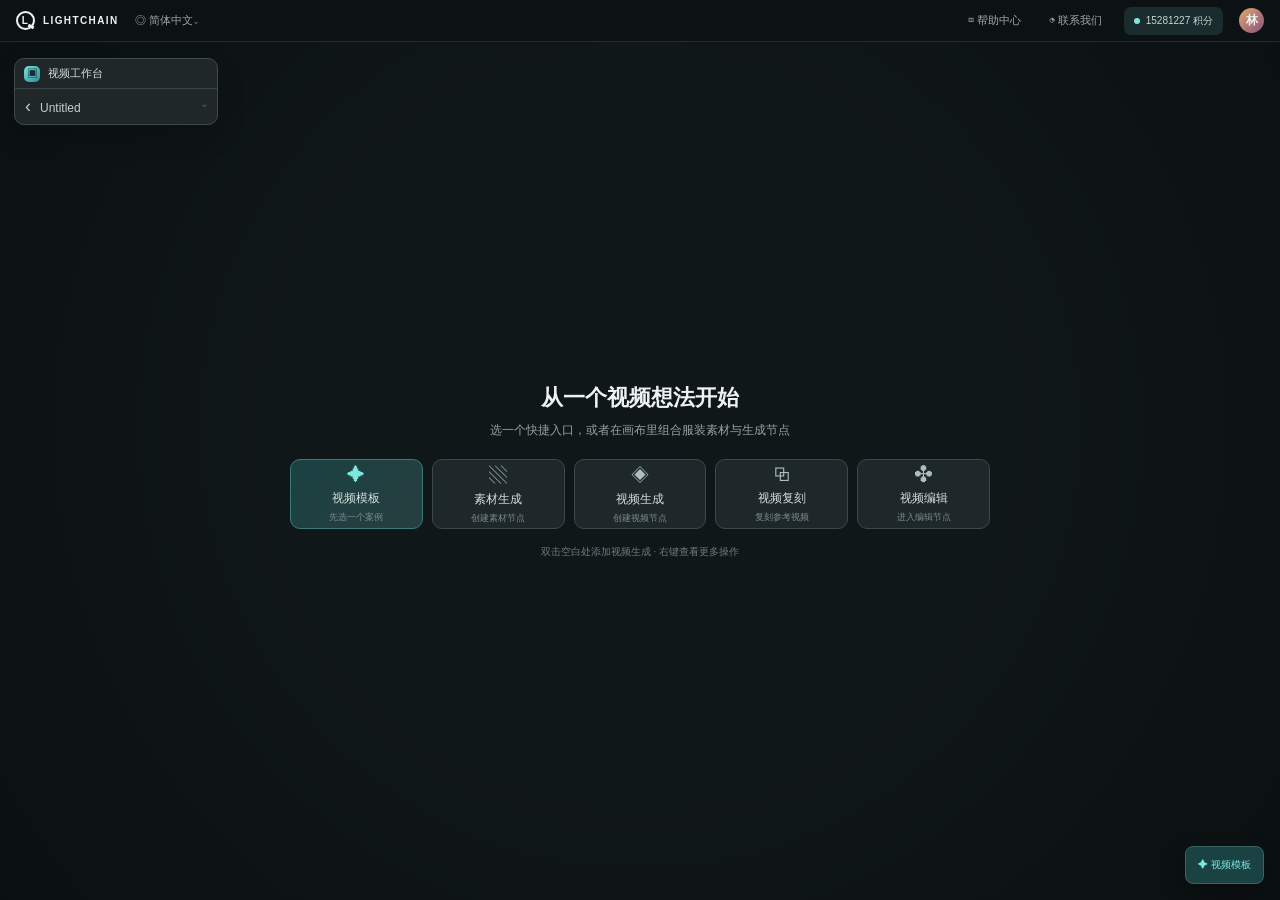
<file: v5.5/video-workbench/index.html>
<!doctype html>
<html lang="zh-CN">
<head>
<meta charset="utf-8"><meta name="viewport" content="width=device-width,initial-scale=1"><title>Lightchain · 视频工作台</title>
<style>
:root{--bg:#101719;--deep:#0b1113;--panel:#20292b;--panel2:#283234;--panel3:#334042;--line:#3d4b4d;--text:#edf3f2;--muted:#94a2a2;--dim:#6d7b7c;--teal:#7ce7df;--teal2:#29595b;--shadow:0 18px 50px #0008}
*{box-sizing:border-box}html,body{margin:0;width:100%;height:100%;overflow:hidden;background:var(--deep);color:var(--text);font:12px "Avenir Next","PingFang SC","Microsoft YaHei",sans-serif}button,input,textarea{font:inherit;color:inherit}button{border:0;cursor:pointer}
.topbar{height:42px;background:#0c1113;border-bottom:1px solid #202c2e;display:flex;align-items:center;justify-content:space-between;padding:0 16px;position:relative;z-index:80}.top-left,.top-right{display:flex;align-items:center;gap:16px}.logo{display:flex;align-items:center;gap:8px;font-size:10px;font-weight:700;letter-spacing:.14em}.logo-mark{width:19px;height:19px;border:2px solid #eef5f4;border-radius:50%;display:grid;place-items:center;position:relative;font-size:10px}.logo-mark:after{content:"";position:absolute;right:-1px;bottom:0;width:6px;height:3px;background:#eef5f4;transform:rotate(25deg)}.lang,.top-link{background:none;color:#9eaaaa;font-size:11px}.lang{display:flex;gap:5px}.top-link:hover{color:#fff}.credit{background:#1a2c2e;padding:7px 10px;border-radius:7px;color:#c9d5d4;font-size:10px}.credit i{display:inline-block;width:6px;height:6px;border-radius:50%;background:var(--teal);margin-right:6px}.avatar{width:25px;height:25px;border-radius:50%;background:linear-gradient(135deg,#dfa66e,#89547c);font-weight:700}
.workspace{height:calc(100vh - 42px);position:relative;overflow:hidden;background-color:var(--bg);background-image:radial-gradient(#a4bbbb30 .65px,transparent .65px);background-size:20px 20px}.workspace:after{content:"";position:absolute;inset:0;pointer-events:none;background:radial-gradient(circle at 50% 45%,transparent 0,transparent 45%,#0005 100%)}
.project{position:absolute;z-index:20;left:14px;top:16px;width:204px;border:1px solid #3e4b4d;border-radius:10px;background:#20292bf2;overflow:hidden;box-shadow:0 10px 28px #0003}.project-head{height:30px;display:flex;align-items:center;gap:8px;padding:0 9px;border-bottom:1px solid #394547;color:#d9e1e0;font-size:11px}.project-head i{font-style:normal;width:16px;height:16px;border-radius:5px;background:linear-gradient(135deg,#75e4df,#318b92);color:#123034;display:grid;place-items:center}.project-row{width:100%;height:35px;text-align:left;padding:0 10px;background:none;color:#c5cfce}.project-row:hover{background:#2e393b}.project-row b{font-size:18px;font-weight:300;margin-right:9px}.project-row em{float:right;font-style:normal;color:#778687}
.empty{position:absolute;z-index:10;left:50%;top:50%;transform:translate(-50%,-50%);width:min(700px,76vw);text-align:center}.empty h1{font-size:22px;margin:0;font-weight:600}.empty p{color:var(--muted);margin:9px 0 20px}.quick{display:grid;grid-template-columns:repeat(5,1fr);gap:9px}.quick button{height:70px;border:1px solid #3c494b;border-radius:10px;background:#20292be8;display:flex;flex-direction:column;align-items:center;justify-content:center;gap:4px;color:#d6dfde;transition:.2s}.quick button:hover{transform:translateY(-2px);border-color:#71898a;background:#2b3638}.quick .primary{background:linear-gradient(135deg,#1a4142,#273e40);border-color:#3d7978}.quick i{font-style:normal;font-size:18px;color:#adc0bf}.quick .primary i{color:var(--teal)}.quick small{font-size:9px;color:#7c8b8b}.empty .tip{margin-top:16px;color:#6d7c7d;font-size:10px}.workspace.editing .empty{display:none}
.canvas{display:none;position:absolute;z-index:4;inset:0}.workspace.editing .canvas{display:block}.edges{position:absolute;inset:0;width:100%;height:100%;overflow:visible;pointer-events:none}.edge{fill:none;stroke:#718788;stroke-width:1.6}.edge.selected{stroke:var(--teal);stroke-width:2.6;filter:drop-shadow(0 0 4px #7ce7df66)}.edge-hit{fill:none;stroke:transparent;stroke-width:17;pointer-events:stroke;cursor:pointer}.edge-hit.selected{stroke:#7ce7df18}.asset,.node{position:absolute;user-select:none}.asset{width:190px;border:1px solid #465557;border-radius:11px;background:#20292b;overflow:visible;box-shadow:0 12px 30px #0005}.asset:hover,.asset.selected{border-color:var(--teal);box-shadow:0 0 0 1px #7ce7df24,0 14px 34px #0006}.thumb{height:106px;border-radius:10px 10px 0 0;background:#354547 center/cover;position:relative;overflow:hidden}.thumb:after{content:"";position:absolute;inset:0;background:linear-gradient(180deg,transparent 45%,#0008)}.badge{position:absolute;z-index:1;top:8px;left:8px;padding:3px 6px;background:#0b1113bb;border-radius:4px;color:#e0e9e8;font-size:9px}.play{position:absolute;z-index:1;left:50%;top:50%;transform:translate(-50%,-50%);width:28px;height:28px;display:grid;place-items:center;border-radius:50%;background:#0009;font-size:11px}.asset-meta{padding:8px 10px 10px}.asset-name{font-size:11px;color:#e3eae9}.asset-name i{font-style:normal;color:var(--teal);margin-right:5px}.asset-desc{margin-top:5px;color:#778687;font-size:9px;white-space:nowrap;overflow:hidden;text-overflow:ellipsis}
.node{width:335px;border:1px solid #4b595b;border-radius:13px;background:#20292bf7;box-shadow:0 20px 44px #0007;overflow:visible}.node.selected{border-color:var(--teal);box-shadow:0 0 0 1px #7ce7df22,0 22px 50px #0008}.node-head{height:45px;display:flex;align-items:center;gap:9px;padding:0 12px;border-bottom:1px solid #3a484a}.symbol{width:24px;height:24px;border-radius:7px;display:grid;place-items:center;background:#2b4a4b;color:var(--teal);font-size:14px}.node-head strong{font-size:13px}.node-head small{margin-left:auto;color:#819091;font-size:9px}.more{background:none;color:#97a5a5;border-radius:5px;width:24px;height:24px}.more:hover{background:#354143}.port{position:absolute;z-index:8;width:13px;height:13px;border:2px solid #91aaaa;background:#172022;border-radius:50%;cursor:crosshair}.port:hover,.port.connecting{border-color:var(--teal);background:#245052;transform:scale(1.17)}.port.in{left:-7px;top:51px}.port.out{right:-7px;top:51px}.node-body{padding:10px 12px}.tabs{display:flex;gap:5px;margin-bottom:9px}.tab,.speed,.chip{padding:5px 8px;border-radius:5px;background:#2b3537;color:#9aa8a8;font-size:9px}.tab.active,.chip.active{background:#28595a;color:#e0fffa}.speedrow{display:flex;gap:5px;align-items:center;margin-bottom:9px}.speedrow span{color:#809091;font-size:9px;margin-right:auto}.speed.active{background:#425153;color:white}.refrow{display:flex;align-items:center;gap:7px;margin:7px 0}.ref-add{padding:5px 8px;border:1px solid #425254;border-radius:5px;background:#293436;color:#b8c6c5;font-size:9px}.ref-add:hover{border-color:var(--teal);color:white}.ref-count{color:#778788;font-size:9px}.refs{display:flex;gap:6px;min-height:35px;margin:6px 0 8px;overflow:auto}.ref{width:37px;height:37px;flex:0 0 37px;position:relative;border:1px solid #526365;border-radius:5px;background:#344345 center/cover}.ref span{position:absolute;left:3px;bottom:2px;color:#fff;font-size:9px;text-shadow:0 1px 2px #000}.ref b{position:absolute;right:3px;top:2px;color:var(--teal);font-size:8px}.prompt{position:relative;border:1px solid #3f4d4f;border-radius:8px;background:#151d1f}.editor{min-height:88px;max-height:125px;overflow:auto;padding:9px;color:#d4dfdd;line-height:1.55;font-size:10px;outline:none;user-select:text}.editor:empty:before{content:attr(data-placeholder);color:#6b7a7b}.tag{display:inline-flex;align-items:center;gap:4px;padding:2px 4px;border-radius:4px;background:#285051;color:#e0fffa;font-size:9px;vertical-align:middle;white-space:nowrap}.tag img{width:16px;height:16px;object-fit:cover;border-radius:3px}.tag button{background:none;color:#b8dbd9;padding:0 1px;font-size:10px}.loader{display:none;position:absolute;right:7px;top:7px;color:var(--teal);font-size:9px}.prompt.loading .loader{display:block;animation:pulse 1s infinite}.foot{display:flex;align-items:center;gap:5px;padding:0 11px 11px}.foot button{height:29px;padding:0 7px;border-radius:6px;background:#2c3638;color:#aab7b6;font-size:9px;white-space:nowrap}.foot button:hover{background:#3a4749;color:#fff}.foot .generate{margin-left:auto;background:var(--teal);color:#112829;font-weight:700}.foot .generate:hover{background:#a4f1eb}.generate em{font-style:normal;margin-left:4px;opacity:.68;font-weight:500}.image-options{display:grid;gap:9px}.option{display:flex;align-items:center;gap:6px;flex-wrap:wrap;color:#8c9a9b;font-size:9px}.option strong{color:#b6c2c1;font-weight:500;width:44px}.option .chip{padding:5px 7px}
.toolbar{position:absolute;z-index:60;display:none;align-items:center;gap:3px;padding:5px;border:1px solid #475658;border-radius:9px;background:#263133;box-shadow:var(--shadow);white-space:nowrap;transform:translate(-50%,-100%)}.toolbar.open{display:flex}.toolbar button{padding:6px 8px;background:none;border-radius:5px;color:#bcc8c7;font-size:10px}.toolbar button:hover{background:#3b4b4d;color:white}
.bottom{display:flex;position:absolute;z-index:55;left:50%;bottom:15px;transform:translateX(-50%);height:46px;align-items:center;gap:4px;padding:5px 7px;border:1px solid #405052;border-radius:11px;background:#20292bf2;box-shadow:0 15px 40px #0006}.workspace:not(.editing) .bottom{left:auto;right:16px;bottom:16px;transform:none;height:auto;padding:0;border:0;background:transparent;box-shadow:none}.workspace:not(.editing) .bottom button:not(.templates),.workspace:not(.editing) .bottom .sep{display:none}.workspace:not(.editing) .bottom .templates{height:38px;padding:0 12px;border:1px solid #3d6263;border-radius:8px;box-shadow:0 8px 22px #0005}.editing .bottom{display:flex}.bottom button{height:34px;padding:0 9px;border-radius:7px;background:none;color:#aebbb9;font-size:10px;white-space:nowrap}.bottom button:hover{background:#364345;color:white}.bottom .add{width:34px;padding:0;background:#e8efee;color:#1d292a;font-size:22px}.bottom .sep{width:1px;height:22px;background:#465657;margin:0 3px}.bottom .templates{background:#1b4243;color:var(--teal)}.hud{display:none;position:absolute;z-index:50;bottom:18px;align-items:center;gap:8px;color:#91a0a0;font-size:10px}.editing .hud{display:flex}.zoom{left:16px}.help{right:16px}.hud button{background:none;color:#aab7b6;font-size:15px}.hud kbd{padding:3px 5px;border:1px solid #455456;border-radius:4px}
.menu,.mentions,.config{display:none;position:absolute;z-index:100;border:1px solid #465759;border-radius:9px;background:#222c2e;box-shadow:var(--shadow);overflow:hidden}.menu.open,.mentions.open,.config.open{display:block}.menu{width:188px;padding:6px}.menu button{width:100%;padding:9px;border-radius:6px;background:none;text-align:left;color:#d0d9d8;font-size:10px}.menu button:hover{background:#354446}.menu button i{display:inline-block;width:22px;color:var(--teal);font-style:normal}.menu small{display:block;border-top:1px solid #384749;margin-top:4px;padding:8px 8px 3px;color:#738283;font-size:9px}.mentions{width:245px;max-height:270px;padding:6px}.mentions-title{padding:4px 7px;color:#899797;font-size:9px}.mention-item{width:100%;display:flex;align-items:center;gap:8px;padding:6px;border-radius:6px;background:none;text-align:left}.mention-item:hover{background:#354446}.mention-item img{width:31px;height:31px;border-radius:5px;object-fit:cover}.mention-item span{display:flex;flex-direction:column;gap:3px;color:#dce5e4;font-size:10px}.mention-item small{color:#839191;font-size:9px}.mention-library{border-top:1px solid #3b4a4c;margin-top:4px;padding-top:5px}.mention-library button{width:100%;padding:8px;border-radius:5px;background:#2d4e4f;color:var(--teal);font-size:10px}.config{width:270px;padding:12px}.config h4{margin:0 0 11px;font-size:11px}.config-row{margin:10px 0}.config-row header{display:flex;justify-content:space-between;color:#899798;font-size:9px;margin-bottom:6px}.config-row header b{color:#d6e0df;font-weight:500}.config-options{display:flex;gap:5px}.config-options button{flex:1;padding:6px 4px;border-radius:5px;background:#303b3d;color:#aeb9b8;font-size:9px}.config-options button.active{background:#28595a;color:#e1fffa}.config input[type=range]{width:100%;accent-color:var(--teal)}
.backdrop{display:none;position:absolute;z-index:110;inset:0;align-items:center;justify-content:center;background:#020708bb;backdrop-filter:blur(5px)}.backdrop.open{display:flex}.modal{width:min(760px,90vw);max-height:86vh;overflow:auto;border:1px solid #4b595b;border-radius:14px;background:#222c2e;box-shadow:var(--shadow)}.modal-head{display:flex;align-items:center;justify-content:space-between;padding:17px 20px;border-bottom:1px solid #3b494b}.modal-head h2{margin:0;font-size:16px}.modal-head p{margin:5px 0 0;color:#899696;font-size:10px}.close{width:27px;height:27px;border-radius:6px;background:#303b3d;color:#b7c2c1;font-size:17px}.library-body{padding:16px 20px}.upload-actions{display:flex;gap:8px;margin-bottom:13px}.upload-actions button{padding:8px 10px;border-radius:6px;background:#2e5152;color:var(--teal);font-size:10px}.upload-actions button+button{background:#303b3d;color:#c3cecd}.library-library{display:grid;gap:14px}.library-section-title{display:flex;align-items:baseline;gap:8px;margin:4px 0 8px;color:#dbe5e4;font-size:10px}.library-section-title small{color:#778888;font-size:8px}.library-grid{display:grid;grid-template-columns:repeat(4,1fr);gap:9px}.library-card{border:1px solid #405052;border-radius:8px;overflow:hidden;background:#293436;cursor:pointer}.library-card:hover{border-color:var(--teal)}.library-card.demo{background:#27393a}.library-card.demo:after{content:"点击加入画布";display:block;padding:0 7px 7px;color:var(--teal);font-size:8px}.library-thumb{height:76px;background:center/cover}.library-thumb.video{position:relative}.library-thumb.video:after{content:"▶";position:absolute;left:50%;top:50%;transform:translate(-50%,-50%);width:23px;height:23px;display:grid;place-items:center;border-radius:50%;background:#0009}.library-card p{padding:7px;margin:0;color:#dbe4e3;font-size:9px;white-space:nowrap;overflow:hidden;text-overflow:ellipsis}.modal-note{padding:10px 0 0;color:#758485;font-size:9px}
.template-modal{width:min(980px,92vw)}.template-grid{display:grid;grid-template-columns:185px 1fr}.template-side{padding:14px 10px;border-right:1px solid #3a484a}.template-side h3{margin:3px 8px 11px;font-size:11px;color:#dce5e4}.type{width:100%;padding:10px;border-radius:6px;background:none;text-align:left;color:#9eaaaa;font-size:10px;margin-bottom:3px}.type:hover,.type.active{background:#334446;color:#e2fffa}.type.active{box-shadow:inset 2px 0 var(--teal)}.template-content{padding:17px 19px}.template-preview{display:grid;grid-template-columns:1fr 220px;gap:17px}.cover{height:235px;border-radius:9px;background:center/cover;position:relative;overflow:hidden}.cover:after{content:"";position:absolute;inset:0;background:linear-gradient(transparent 40%,#000b)}.cover-play{position:absolute;z-index:1;left:50%;top:50%;transform:translate(-50%,-50%);width:43px;height:43px;border-radius:50%;display:grid;place-items:center;background:#0008;font-size:18px}.cover-caption{position:absolute;z-index:1;left:14px;bottom:13px}.cover-caption strong{display:block;font-size:14px}.cover-caption span{display:block;margin-top:4px;color:#bdc8c7;font-size:9px}.template-copy h3{margin:0 0 8px;font-size:13px}.template-copy p{margin:0;color:#95a2a2;line-height:1.6;font-size:10px}.points{display:grid;gap:8px;margin-top:15px;color:#b3bfbe;font-size:9px}.points i{display:inline-block;width:6px;height:6px;border-radius:50%;background:var(--teal);margin-right:6px}.template-info-cards{display:grid;grid-template-columns:1fr 1fr;gap:7px;margin-top:13px}.template-info-cards>div{padding:8px;border:1px solid #3e4d4f;border-radius:7px;background:#293537}.template-info-cards b{display:block;color:#dce7e5;font-size:9px}.template-info-cards span{display:block;margin-top:4px;color:#849393;font-size:8px}.template-info-cards>div:hover{border-color:var(--teal);background:#304142}.template-uploads{display:grid;grid-template-columns:1fr 1fr;gap:9px;margin-top:14px}.template-upload{height:62px;border:1px dashed #57696a;border-radius:8px;background:#293638;display:flex;align-items:center;gap:9px;padding:8px;text-align:left;color:#b7c3c2;font-size:10px}.template-upload:hover{border-color:var(--teal)}.template-upload b{width:34px;height:34px;border-radius:6px;background:#3a4a4b;color:var(--teal);display:grid;place-items:center;font-size:16px}.template-upload small{color:#819091;font-size:9px}.template-foot{display:flex;justify-content:flex-end;gap:8px;padding:12px 19px;border-top:1px solid #3b494b}.template-foot button{padding:9px 14px;border-radius:6px;background:#303b3d;color:#c5cfce;font-size:10px}.template-foot .edit-template{background:#2f5152;color:#dcfffb}.template-foot .go{background:var(--teal);color:#112829;font-weight:700}.template-foot em{font-style:normal;margin-left:5px;opacity:.65;font-weight:500}.toast{position:absolute;z-index:160;left:50%;top:62px;transform:translate(-50%,-7px);padding:9px 13px;border:1px solid #4d7778;border-radius:7px;background:#20393a;color:#d1fffa;font-size:10px;opacity:0;pointer-events:none;transition:.2s}.toast.show{opacity:1;transform:translate(-50%,0)}.file-input{display:none}
@keyframes pulse{50%{opacity:.35}}@media(max-width:950px){.quick{grid-template-columns:repeat(3,1fr)}.library-grid{grid-template-columns:repeat(3,1fr)}}

.node{width:370px}.node-body{padding:10px 12px}.port.node-out{right:-7px;left:auto;top:51px}.port.in.connectable{border-color:#b8ffdf;background:#2a7e66;box-shadow:0 0 0 5px #61e7ba22}.asset-in{left:-7px;top:51px}.result-edge{stroke:#567c7a;stroke-dasharray:4 3}.ref{overflow:visible}.ref small{position:absolute;left:2px;top:2px;padding:2px 3px;border-radius:3px;background:#101718dc;color:#eafffa;font-size:7px}.ref-remove{position:absolute;right:-5px;top:-5px;width:15px;height:15px;border-radius:50%;background:#111a1b;color:#e4eeee;border:1px solid #617476;display:none;font-size:10px;line-height:13px;padding:0}.ref:hover .ref-remove{display:block}.prompt-tools{display:flex;gap:4px;margin-top:5px;flex-wrap:wrap}.prompt-tools button{padding:4px 6px;border-radius:4px;background:#263234;color:#869696;font-size:8px}.prompt-tools button:hover{color:#e2fffa;background:#335052}.prompt-tools [data-expand]{color:#9fe7df}.prompt-tools button:disabled{opacity:.5}.quality-note,.config-tip{display:block;color:#778888;font-size:8px;line-height:1.4;margin:0 0 7px}.config-ratios{flex-wrap:wrap}.config-ratios button{min-width:52px}.upscale-source{display:flex;align-items:center;gap:9px;padding:4px 0 11px}.upscale-source b{display:block;color:#dbe5e4;font-size:10px}.upscale-source small{display:block;color:#819090;font-size:8px;margin-top:4px}.upscale-thumb{width:57px;height:38px;flex:0 0 57px;border-radius:5px;background:center/cover;display:grid;place-items:center}.upscale-thumb span{width:20px;height:20px;border-radius:50%;background:#0009;display:grid;place-items:center;font-size:9px}.upscale-empty{padding:10px;border:1px dashed #516263;border-radius:6px;color:#869595;font-size:9px;width:100%}.upscale-option{margin-bottom:8px}.generate:disabled{opacity:.42;cursor:not-allowed}.template-info-card{min-height:54px;cursor:help}.template-info-card b{display:flex!important;align-items:center;gap:6px}.template-info-card b>img{width:27px;height:27px;object-fit:cover;border-radius:4px}.template-info-card:hover{transform:translateY(-1px)}.template-tooltip{position:fixed;z-index:260;display:none;max-width:270px;padding:9px 11px;border:1px solid #5a7475;border-radius:7px;background:#142021;color:#dbe8e6;box-shadow:0 12px 30px #000b;font-size:9px;line-height:1.55;pointer-events:none}.template-tooltip.open{display:block}.cover{transition:background-size .7s ease}.cover.playing{background-size:108%;filter:saturate(1.15)}.cover.playing:before{content:'正在预览模板成片';position:absolute;z-index:2;right:10px;top:10px;padding:5px 7px;background:#0b1113c9;border-radius:4px;color:#e0fffa;font-size:9px}.cover-play{border:1px solid #ffffff40;cursor:pointer}.library-card small{display:block;padding:0 7px 7px;color:#849393;font-size:8px;white-space:nowrap;overflow:hidden;text-overflow:ellipsis}.library-empty{grid-column:1/-1;padding:26px;text-align:center;color:#8e9b9b;font-size:10px}.prompt-modal{width:min(620px,90vw)}.prompt-modal-body{padding:16px 20px}.prompt-modal-body textarea{width:100%;min-height:210px;resize:vertical;padding:12px;border:1px solid #48585a;border-radius:8px;outline:none;background:#151d1f;color:#dce6e5;line-height:1.6}.prompt-modal-body textarea:focus{border-color:var(--teal)}.prompt-library-body{padding:14px 20px;display:grid;gap:8px}.history-list{padding:14px 20px}.prompt-sample{padding:11px;border:1px solid #405052;border-radius:7px;background:#293436;color:#dce5e4;text-align:left;line-height:1.5}.prompt-sample:hover{border-color:var(--teal)}.prompt-sample small{display:block;margin-top:5px;color:#839191;font-size:8px}.quick-edit-panel{display:none;position:fixed;z-index:125;width:310px;padding:10px;border:1px solid #4c6061;border-radius:9px;background:#222d2f;box-shadow:var(--shadow)}.quick-edit-panel.open{display:block}.quick-edit-title{color:#e1ecea;font-size:10px;margin:0 0 8px}.quick-edit-panel>div:last-child{display:flex;gap:5px}.quick-edit-panel button{padding:6px 8px;border-radius:5px;background:#303d3f;color:#b9c6c5;font-size:9px}.quick-edit-panel button:hover{background:#315657;color:#eafffa}.template-info-cards>div{transition:transform .15s,border-color .15s}.template-foot .go{min-width:120px}.legacy-note{padding:7px 9px;border-left:2px solid #728c8b;background:#273335;color:#8c9a9a;font-size:9px;line-height:1.45}.legacy-foot{color:#869494;font-size:8px}
@media(max-width:950px){.node{width:min(370px,calc(100vw - 36px))}.template-preview{grid-template-columns:1fr}.template-preview .cover{height:190px}.template-grid{grid-template-columns:130px 1fr}.template-side{max-height:58vh;overflow:auto}.template-info-cards{grid-template-columns:1fr 1fr}.quick-edit-panel{width:min(310px,90vw)}}
.node-head strong{flex:0 0 auto}.node-head .node-hint{flex:1;min-width:0;margin-left:0;display:-webkit-box;-webkit-line-clamp:2;-webkit-box-orient:vertical;overflow:hidden;color:#8eaaaa;font-size:8px;line-height:1.25}.node-head:has(.node-hint){height:52px}.node-head:has(.node-hint)>small:not(.template-source){display:none}.video-foot{gap:6px}.video-foot>[data-config]{flex:0 0 92px;text-align:center}.speed-tabs{display:flex;gap:3px}.speed-tabs .speed{padding:5px 6px}.video-foot .generate{padding:0 8px}
</style>
</head>
<body>
<header class="topbar"><div class="top-left"><div class="logo"><span class="logo-mark">L</span>LIGHTCHAIN</div><div class="lang">◎ 简体中文⌄</div></div><div class="top-right"><button class="top-link">◫ 帮助中心</button><button class="top-link">◔ 联系我们</button><div class="credit"><i></i>15281227 积分</div><button class="avatar">林</button></div></header>
<main class="workspace" id="workspace">
<div class="project"><div class="project-head"><i>▣</i>视频工作台</div><button class="project-row"><b>‹</b>Untitled<em>⌄</em></button></div>
<section class="empty" id="empty"><h1>从一个视频想法开始</h1><p>选一个快捷入口，或者在画布里组合服装素材与生成节点</p><div class="quick"><button class="primary" data-action="template"><i>✦</i>视频模板<small>先选一个案例</small></button><button data-action="image"><i>▧</i>素材生成<small>创建素材节点</small></button><button data-action="video"><i>◈</i>视频生成<small>创建视频节点</small></button><button data-action="clone"><i>⧉</i>视频复刻<small>复刻参考视频</small></button><button data-action="edit"><i>✣</i>视频编辑<small>进入编辑节点</small></button></div><div class="tip">双击空白处添加视频生成 · 右键查看更多操作</div></section>
<div class="canvas" id="canvas"><svg class="edges" id="edges"></svg><div id="assets"></div><div id="nodes"></div></div>
<div class="toolbar" id="toolbar"></div>
<div class="menu" id="menu"><button data-create="image"><i>▧</i>新增 · 素材生成</button><button data-create="short"><i>◈</i>新增 · 服装短视频</button><button data-create="long"><i>◈</i>新增 · 服装长视频</button><button data-create="upload"><i>＋</i>上传图片 / 视频（最多 9 个）</button><button data-create="paste"><i>⌘</i>粘贴画布</button></div>
<div class="mentions" id="mentions"></div><div class="config" id="config"></div>
<div class="bottom"><button class="add" id="add">＋</button><button id="addImage">▧ 图片素材</button><button id="addVideo">▶ 视频素材</button><span class="sep"></span><button>➤ 选择</button><button id="historyButton">◷ 历史节点</button><span class="sep"></span><button class="templates" id="templateButton">✦ 视频模板</button></div>
<div class="hud zoom"><button id="zoomDown">−</button><span id="zoomLabel">100%</span><button id="zoomUp">＋</button></div><div class="hud help">从素材端口拖到节点端口连线 · 点击空白处取消 · <kbd>Delete</kbd> 删除选中节点、素材或连线</div>
<div class="backdrop" id="libraryModal"><section class="modal"><div class="modal-head"><div><h2>素材库</h2><p>选择画布素材作为参考，或上传新的图片 / 视频</p></div><button class="close" data-close="libraryModal">×</button></div><div class="library-body"><div class="upload-actions"><button id="uploadImg">＋ 上传图片</button><button id="uploadVid">＋ 上传视频</button></div><div class="library-library" id="libraryGrid"></div><div class="modal-note">示例素材仅用于原型演示，点击即可加入画布；真实素材仍可通过上传按钮添加。</div></div></section></div>
<div class="backdrop" id="templateModal"><section class="modal template-modal"><div class="modal-head"><div><h2>热门视频模板</h2><p>选择服装视频案例，再决定立即生成或带入画布继续编辑</p></div><button class="close" data-close="templateModal">×</button></div><div class="template-grid"><aside class="template-side"><h3>视频类型</h3><button class="type active" data-type="电商视频">电商视频</button><button class="type" data-type="博主种草">博主种草</button><button class="type" data-type="高级秀场">高级秀场</button><button class="type" data-type="品牌故事">品牌故事</button><button class="type" data-type="新品预热">新品预热</button><button class="type" data-type="面料工艺">面料工艺</button><button class="type" data-type="直播预热视频">直播预热视频</button><button class="type" data-type="招商订货">招商订货</button></aside><div class="template-content"><div class="template-preview"><div class="cover" id="cover"><button class="cover-play" id="coverPlay" type="button" aria-label="播放预览">▶</button><div class="cover-caption"><strong id="coverTitle">秋冬大衣 · 商品展示</strong><span id="coverSub">正面看款式 · 侧面看廓形 · 动态看垂坠</span></div></div><div class="template-copy"><h3 id="templateTypeTitle">电商视频</h3><p id="templateDesc">让消费者快速看清衣服的款式、版型、穿着效果和购买理由。</p><div class="template-info-cards" id="templateInfoCards"><div><b>商品主体</b><span>服装图 · 可替换</span></div><div><b>模特形象</b><span>模特图 · 可替换</span></div><div><b>分镜数量</b><span>5 个镜头</span></div><div><b>生成配置</b><span>9:16 · 768p · 5 秒</span></div></div><div class="points"><span><i></i>默认 5 个镜头，适合 9:16 竖屏</span><span><i></i>悬停信息卡查看模板配置</span><span><i></i>带入画布后可继续调整节点</span></div></div></div><div class="template-uploads"><button class="template-upload" id="garmentUpload"><b>▧</b><span>上传服装图<br><small>非必填 · 替换模板商品</small></span></button><button class="template-upload" id="modelUpload"><b>♙</b><span>上传模特图<br><small>非必填 · 替换模板人物</small></span></button></div></div></div><div class="template-foot"><button data-close="templateModal">取消</button><button class="edit-template" id="editTemplate">编辑模板</button><button class="go" id="generateTemplate">立即生成 <em>✦ 80 积分</em></button></div></section></div>
<div class="backdrop" id="historyModal"><section class="modal prompt-modal"><div class="modal-head"><div><h2>历史节点</h2><p>旧画布中的素材、提示词和配置继续保留，生成入口收起。</p></div><button class="close" data-close="historyModal">×</button></div><div class="prompt-library-body history-list" id="historyList"><button class="prompt-sample" data-legacy="short">服装短视频<small>历史视频节点 · 保留原参考图和设置</small></button><button class="prompt-sample" data-legacy="storyboard-image">分镜图生成<small>历史图片节点 · 保留原提示词和图片结果</small></button><button class="prompt-sample" data-legacy="storyboard-video">分镜成片<small>历史视频节点 · 保留原参考素材和设置</small></button></div></section></div><div class="backdrop" id="promptModal"><section class="modal prompt-modal"><div class="modal-head"><div><h2>编辑提示词</h2><p>补充服装、动作和场景细节</p></div><button class="close" data-close="promptModal">×</button></div><div class="prompt-modal-body"><textarea id="largePromptInput" maxlength="5000"></textarea></div><div class="template-foot"><button data-close="promptModal">取消</button><button class="go" id="largePromptSave">保存提示词</button></div></section></div><div class="backdrop" id="promptLibraryModal"><section class="modal prompt-modal"><div class="modal-head"><div><h2>提示词库</h2><p>选择一条服装视频常用描述放入当前节点</p></div><button class="close" data-close="promptLibraryModal">×</button></div><div class="prompt-library-body" id="promptLibraryList"></div></section></div><div class="template-tooltip" id="templateTooltip"></div><div class="quick-edit-panel" id="quickEditPanel"><div class="quick-edit-title">快捷编辑</div><div><button data-quick-edit="裁切">裁切</button><button data-quick-edit="旋转">旋转</button><button data-quick-edit="调色">调色</button><button data-quick-edit="背景处理">背景处理</button></div></div><input class="file-input" type="file" id="imageInput" accept="image/*" multiple><input class="file-input" type="file" id="videoInput" accept="video/*" multiple><div class="toast" id="toast"></div>
</main>
<script>
(function(){
const $=s=>document.querySelector(s), $$=s=>Array.from(document.querySelectorAll(s));
const workspace=$('#workspace'),canvas=$('#canvas'),assetBox=$('#assets'),nodeBox=$('#nodes'),edgeSvg=$('#edges');
const imgA='https://images.unsplash.com/photo-1539109136881-3be0616acf4b?w=640&q=80';
const imgB='https://images.unsplash.com/photo-1529139574466-a303027c1d8b?w=640&q=80';
const imgC='https://images.unsplash.com/photo-1496747611176-843222e1e57c?w=640&q=80';
const imgD='https://images.unsplash.com/photo-1485968579580-b6d095142e6e?w=640&q=80';
const vidA='https://images.unsplash.com/photo-1515886657613-9f3515b0c78f?w=640&q=80';
const ratios=['21:9','9:16','16:9','1:1','3:4','4:3','自适应'];
const s={editing:false,assets:[],nodes:[],edges:[],outputs:[],selected:null,edge:null,wire:null,mention:null,mentionRange:null,config:null,uploadTarget:null,uploadSlot:null,template:'电商视频',templateUploads:{garment:null,model:null},previewPlaying:false,promptTarget:null,quickEditAsset:null};
const templates={
'电商视频':['秋冬大衣 · 商品展示','正面看款式 · 侧面看廓形 · 动态看垂坠','让消费者快速看清衣服的款式、版型、穿着效果和购买理由。',imgA,'适合商品详情页、店铺首页和上新主图视频。'],
'博主种草':['通勤穿搭 · 真实种草','生活场景开场 · 上身对比 · 搭配建议','用更生活化的镜头和口播，讲清楚这件衣服适合谁、怎么搭。',imgB,'适合社媒种草、达人合作和日常穿搭推荐。'],
'高级秀场':['系列秀场 · 造型大片','氛围开场 · 多套造型 · 统一视觉收尾','适合品牌系列发布和 Lookbook，重点保持人物与服装连续。',imgC,'适合新品发布、系列展示和品牌形象宣传。'],
'品牌故事':['品牌故事 · 设计表达','灵感来源 · 工艺细节 · 品牌记忆点','通过人物、场景和细节，让观众理解品牌为何做这件衣服。',imgD,'适合讲设计理念、品牌历史和核心工艺。'],
'新品预热':['新品预热 · 上新倒计时','局部细节 · 日期信息 · 行动提示','在正式上新前建立期待，突出新品细节和发布信息。',imgA,'适合上新预告、活动预告和新品首发。'],
'面料工艺':['面料工艺 · 细节证明','肌理近景 · 光泽变化 · 成衣应用','把面料纹理、垂坠和工艺做成可观察的画面证据。',imgB,'适合面料介绍、工艺说明和品质展示。'],
'直播预热视频':['直播预热 · 重点卖点','人物出场 · 卖点口播 · 开播提醒','快速告诉观众直播时间、重点单品和进入直播间的理由。',imgC,'适合直播预告、福利提醒和重点款介绍。'],
'招商订货':['招商订货 · 系列与供货','系列展示 · 工艺能力 · 合作信息','帮助采购商看懂产品系列、工艺能力和合作价值。',imgD,'适合订货会、招商介绍和渠道合作沟通。']};
const demoAssets=[
 {id:'demo-image-1',type:'image',name:'示例服装图 · 米白大衣',desc:'内置图片示例 · 商品主体',thumb:imgA},
 {id:'demo-image-2',type:'image',name:'示例模特图 · 通勤造型',desc:'内置图片示例 · 模特参考',thumb:imgB},
 {id:'demo-image-3',type:'image',name:'示例细节图 · 面料纹理',desc:'内置图片示例 · 细节参考',thumb:imgC},
 {id:'demo-image-4',type:'image',name:'示例平铺图 · 秋冬套装',desc:'内置图片示例 · 服装平铺',thumb:imgD},
 {id:'demo-video-1',type:'video',name:'示例视频 · 走秀展示',desc:'内置视频示例 · 仅用于演示',thumb:imgC},
 {id:'demo-video-2',type:'video',name:'示例视频 · 上身种草',desc:'内置视频示例 · 仅用于演示',thumb:imgB},
 {id:'demo-video-3',type:'video',name:'示例视频 · 细节特写',desc:'内置视频示例 · 仅用于演示',thumb:imgD}
];
const id=p=>p+'_'+Math.random().toString(36).slice(2,8);
const esc=x=>String(x==null?'':x).replace(/[&<>"']/g,c=>({'&':'&amp;','<':'&lt;','>':'&gt;','"':'&quot;',"'":'&#39;'}[c]));
const plain=x=>{const d=document.createElement('div');d.innerHTML=x||'';return (d.innerText||d.textContent||'').trim()};
function say(t){const e=$('#toast');e.textContent=t;e.classList.add('show');clearTimeout(window.__toastTimer);window.__toastTimer=setTimeout(()=>e.classList.remove('show'),2300)}
function getAsset(i){return s.assets.find(a=>a.id===i)}
function getNode(i){return s.nodes.find(n=>n.id===i)}
function workspacePoint(e){const r=workspace.getBoundingClientRect();return {x:e.clientX-r.left,y:e.clientY-r.top}}
function nextPosition(){
 const w=workspace.clientWidth;
 return {x:Math.max(240,Math.min(w-395,330+s.nodes.length%3*42)),y:115+s.nodes.length%4*38}
}
function editing(){s.editing=true;workspace.classList.add('editing');render()}
function nodeDefaults(kind,x,y,extra){
 const titles={video:'视频生成',image:'素材生成',upscale:'视频高清放大',edit:'视频编辑'};
 const n={id:id('n'),kind:kind,title:titles[kind]||'视频生成',x:x,y:y,speed:'快速',videoMode:'服装短视频',quality:kind==='upscale'?'720p':'768p',duration:5,ratio:'自适应',audio:'智能',imageMode:'快捷编辑',viewAngle:'正面',backRef:null,imageQuality:'2k',imageRatio:'智能',refs:[],prompt:'',clone:false,legacy:false};
 Object.assign(n,extra||{});
 if(n.kind==='video'&&!n.clone){
  n.videoMode=n.videoMode==='分镜成片'||n.videoMode==='服装长视频'?'服装长视频':'服装短视频';
  n.title=n.videoMode;
 }
 if(n.clone){n.title='视频复刻';n.videoMode='服装短视频'}
 if(n.kind==='edit')n.title='视频编辑';
 return n
}
function addNode(kind,x,y,extra){
 const n=nodeDefaults(kind,x,y,extra);s.nodes.push(n);return n
}
function addAsset(type,x,y,extra){
 const offset=s.assets.length,columns=Math.max(1,Math.floor((workspace.clientWidth-245)/210));
 const p=x==null?{x:235+(offset%columns)*205,y:100+Math.floor(offset/columns)*176}:{x:x,y:y};
 const a=Object.assign({id:id(type==='image'?'img':'vid'),type:type,name:(type==='image'?'参考图 ':'参考视频 ')+String(offset+1).padStart(3,'0'),desc:type==='image'?'服装图片素材':'视频参考素材',thumb:type==='image'?imgB:vidA,x:p.x,y:p.y,origin:'upload'},extra||{});
 s.assets.push(a);return a
}
function templateCost(){return 80+(s.templateUploads.garment?8:0)+(s.templateUploads.model?8:0)}
function cost(n){
 if(n.kind==='upscale')return n.quality==='1080p'?18:10;
 if(n.kind==='image'){const base=n.imageMode==='多视角'?24:n.imageMode==='分镜图'?28:20;return base+(n.imageQuality==='1k'?-5:n.imageQuality==='4k'?18:0)}
 let base=n.clone?34:n.videoMode==='服装长视频'?38:30;
 if(n.speed==='专业')base+=24;
 if(n.quality==='1080p')base+=12;else if(n.quality==='2k')base+=8;else if(n.quality==='720p')base+=6;
 base+=Math.max(0,n.duration-5)*(n.speed==='专业'?3:2);
 if(n.ratio==='21:9')base+=4;
 if(n.audio==='静音')base-=2;
 return base
}
function connectedEdge(aid,nid){return s.edges.find(e=>e.a===aid&&e.n===nid)}
function removeReference(nid,aid){
 const n=getNode(nid);if(!n)return;
 n.refs=n.refs.filter(x=>x!==aid);
 if(n.backRef===aid)n.backRef=null;
 s.edges=s.edges.filter(e=>!(e.a===aid&&e.n===nid));
}
function removeAssetMention(html,aid){
 const holder=document.createElement('div');holder.innerHTML=html||'';
 holder.querySelectorAll('.tag[data-asset]').forEach(tag=>{if(tag.dataset.asset===aid)tag.remove()});
 return holder.innerHTML
}
function deleteSelection(){
 if(s.edge){
  const edgeId=s.edge,edge=s.edges.find(x=>x.id===edgeId);
  if(edge){removeReference(edge.n,edge.a);s.edges=s.edges.filter(x=>x.id!==edgeId)}
  s.outputs=s.outputs.filter(x=>x.id!==edgeId);s.edge=null;s.selected=null;render();say('连线已删除');return true
 }
 if(!s.selected)return false;
 const [type,targetId]=s.selected.split(':');
 if(type==='n'){
  const n=getNode(targetId);if(!n)return false;
  s.nodes=s.nodes.filter(x=>x.id!==targetId);
  s.edges=s.edges.filter(x=>x.n!==targetId);
  s.outputs=s.outputs.filter(x=>x.n!==targetId);
  if(s.config===targetId){s.config=null;$('#config').classList.remove('open')}
  s.selected=null;render();say(n.title+'节点已删除');return true
 }
 if(type==='a'){
  const a=getAsset(targetId);if(!a)return false;
  s.assets=s.assets.filter(x=>x.id!==targetId);
  s.nodes.forEach(n=>{n.refs=n.refs.filter(aid=>aid!==targetId);if(n.backRef===targetId)n.backRef=null;n.prompt=removeAssetMention(n.prompt,targetId)});
  s.edges=s.edges.filter(x=>x.a!==targetId);
  s.outputs=s.outputs.filter(x=>x.a!==targetId);
  if(s.wire&&s.wire.aid===targetId)stopWire();
  if(s.quickEditAsset===targetId){s.quickEditAsset=null;$('#quickEditPanel').classList.remove('open')}
  if(a.thumb&&a.thumb.startsWith('blob:'))URL.revokeObjectURL(a.thumb);
  s.selected=null;s.edge=null;render();say(a.name+'已删除');return true
 }
 return false
}
function counts(n,type){return n.refs.map(getAsset).filter(a=>a&&a.type===type).length}
function limits(n,type){
 if(n.kind==='image'&&n.imageMode==='多视角'&&type==='image')return n.viewAngle==='背面'?2:1;
 if(n.kind==='image')return type==='image'?9:0;
 if(n.kind==='upscale')return type==='video'?1:0;
 if(n.clone)return type==='video'?1:0;
 if(n.kind==='edit')return type==='video'?1:9;
 if(n.videoMode==='服装短视频')return type==='image'?2:0;
 return type==='image'?9:3
}
function canAttach(a,n,showMessage,role){
 if(!a||!n)return false;
 const allowed=a.type==='image'?(n.kind==='image'||['video','edit'].includes(n.kind)):(a.type==='video'&&['video','edit','upscale'].includes(n.kind));
 if(!allowed){if(showMessage)say(a.type==='video'?'视频素材只能连接到视频类节点':'该素材不能连接到此节点');return false}
 if(n.refs.includes(a.id))return true;
 if(n.kind==='image'&&n.imageMode==='多视角'&&a.type==='image'){
  const mainRefs=n.refs.filter(x=>x!==n.backRef).map(getAsset).filter(x=>x&&x.type==='image');
  const slot=role||(s.uploadTarget===n.id?s.uploadSlot:null);
  const canMain=slot!=='back'&&mainRefs.length===0;
  const canBack=n.viewAngle==='背面'&&!n.backRef&&mainRefs.length===1&&slot!=='main';
  if(canMain||canBack)return true;
  if(showMessage)say(n.viewAngle==='背面'?'多视角模式最多添加 1 张参考图和 1 张背面参考图':'多视角模式只支持 1 张参考图');
  return false
 }
 if(counts(n,a.type)>=limits(n,a.type)){if(showMessage)say(a.type==='image'?'此模式下参考图片已达上限':'此模式下参考视频已达上限');return false}
 return true
}
function attachAsset(aid,nid,announce,role){
 const a=getAsset(aid),n=getNode(nid);if(!canAttach(a,n,true,role))return false;
 if(!n.refs.includes(aid)){
  n.refs.push(aid);
  if(n.kind==='image'&&n.imageMode==='多视角'&&a.type==='image'){
   const mainRefs=n.refs.filter(x=>x!==n.backRef).map(getAsset).filter(x=>x&&x.type==='image');
   const attachRole=role||(mainRefs.length>1?'back':'main');
   if(attachRole==='back')n.backRef=aid
  }
  s.edges.push({id:id('e'),a:aid,n:nid})
 }
 if(announce)say('已加入'+(a.type==='image'?'参考图':'参考视频')+'列表');
 return true
}
function makeRefsHTML(n){
 if(!n.refs.length)return '';
 let imageIndex=0,videoIndex=0;
 return '<div class="refs">'+n.refs.map(aid=>{
  const a=getAsset(aid);if(!a)return '';
  const num=a.type==='image'?++imageIndex:++videoIndex;
  const role=n.kind==='video'&&!n.clone&&n.videoMode==='服装短视频'&&a.type==='image'?(num===1?'首帧':'尾帧'):'';
  const imageRole=n.kind==='image'&&n.imageMode==='多视角'&&n.backRef===a.id?'背面':'参考图';
  return '<div class="ref" title="'+esc(a.name)+'" style="background-image:url(&quot;'+esc(a.thumb)+'&quot;)"><span>'+num+'</span>'+(a.type==='video'?'<b>▶</b>':'')+(role?'<small>'+role+'</small>':'')+(imageRole&&a.type==='image'&&n.imageMode==='多视角'?'<small>'+imageRole+'</small>':'')+'<button class="ref-remove" data-unref="'+n.id+'" data-asset="'+a.id+'" aria-label="移除参考素材">×</button></div>'
 }).join('')+'</div>'
}
function promptBox(n,limit){
 const label=plain(n.prompt)?'提示词扩写':'提示词生成';
 return '<div class="prompt"><div class="editor" contenteditable="true" data-editor="'+n.id+'" data-limit="'+limit+'" data-placeholder="描述服装、人物动作和场景；输入 @ 可引用画布素材">'+(n.prompt||'')+'</div><span class="loader">正在整理提示词…</span></div><div class="prompt-tools"><button data-expand="'+n.id+'">'+label+'</button><button data-prompt-expand="'+n.id+'">放大输入框</button><button data-save-prompt="'+n.id+'">保存提示词</button><button data-prompt-library="'+n.id+'">提示词库</button></div>'
}
function videoBody(n){
 const clone=n.clone,edit=n.kind==='edit';
 const mode=clone?'<div class="mode-note"><b>视频复刻</b><span>主画面由原视频决定，可补充参考图和提示词。</span></div>':
  (edit?'<div class="mode-note"><b>视频编辑</b><span>添加要修改的视频，再描述希望调整的内容。</span></div>':'');
 const qualityNote=n.speed==='专业'?'<small class="quality-note">480P 低成本快速出片，满意后可选中视频进行高清放大</small>':'';
 const speed='';
 const note=clone?'<div class="refrow"><span class="ref-count">先添加参考视频；视频复刻不需要商品主图。</span><button class="ref-add" data-ref="'+n.id+'">＋ 选择素材</button></div>':'<div class="refrow"><button class="ref-add" data-ref="'+n.id+'">＋ 参考图片 / 视频</button><span class="ref-count">'+(n.refs.length?'已选 '+n.refs.length+' 个素材':'支持拖入素材，也可输入 @ 引用')+'</span></div>';
 const typeHint=!clone&&!edit?(n.videoMode==='服装长视频'?'上传最多 9 张参考图、3 个参考视频生成最多 30s 长视频':'上传首帧或首尾帧图片生成视频'):'';
 return mode+(typeHint?'<div class="video-type-hint">'+typeHint+'</div>':'')+qualityNote+note+makeRefsHTML(n)+promptBox(n,5000)
}
function imageBody(n){
 const modes=['快捷编辑','多视角','分镜图'];
 const tabs='<div class="tabs">'+modes.map(x=>'<button class="tab '+(n.imageMode===x?'active':'')+'" data-change="imageMode" data-val="'+x+'" data-node="'+n.id+'">'+x+'</button>').join('')+'</div>';
 if(n.imageMode==='多视角'){
  const angles=['正面','左45°','左侧','右45°','右侧','背面'];
  const main=n.refs.map(getAsset).find(a=>a&&a.type==='image'&&a.id!==n.backRef);
  const back=n.backRef&&getAsset(n.backRef);
  return tabs+'<div class="angle-grid">'+angles.map(x=>'<button class="'+(n.viewAngle===x?'active':'')+'" data-change="viewAngle" data-val="'+x+'" data-node="'+n.id+'">'+x+'</button>').join('')+'</div><div class="refrow"><button class="ref-add" data-ref="'+n.id+'" data-ref-role="main">＋ 参考图</button><span class="ref-count">'+(main?'已选 1 张':'当前角度参考图 · 仅 1 张')+'</span></div>'+(n.viewAngle==='背面'?'<div class="refrow back-ref-row"><button class="ref-add" data-ref="'+n.id+'" data-ref-role="back" '+(!main||back?'disabled':'')+'>＋ 背面参考图</button><span class="ref-count">'+(back?'已选 1 张':main?'可选 · 最多 1 张':'先添加普通参考图')+'</span></div>':'')+makeRefsHTML(n);
 }
 return tabs+'<div class="refrow"><button class="ref-add" data-ref="'+n.id+'">＋ 参考图片</button><span class="ref-count">'+(n.refs.length?'已选 '+n.refs.length+' 张':'可连接图片素材')+'</span></div>'+makeRefsHTML(n)+promptBox(n,2000)
}
function upscaleBody(n){
 const a=n.refs.map(getAsset).find(x=>x&&x.type==='video');
 return '<div class="upscale-source">'+(a?'<div class="upscale-thumb" style="background-image:url(&quot;'+esc(a.thumb)+'&quot;)"><span>▶</span></div><div><b>'+esc(a.name)+'</b><small>原视频保留，放大后另存为新素材</small></div>':'<div class="upscale-empty">请连接或上传需要放大的视频</div>')+'</div><div class="option upscale-option"><strong>清晰度</strong>'+['720p','1080p'].map(x=>'<button class="chip '+(n.quality===x?'active':'')+'" data-change="quality" data-val="'+x+'" data-node="'+n.id+'">'+x+'</button>').join('')+'</div>'
}
function nodeHTML(n){
 let body='',foot='',symbol='◈';
 if(n.kind==='image'){body=imageBody(n);symbol='▧';foot='<div class="foot"><button data-config="'+n.id+'">▣ '+n.imageQuality+' · '+n.imageRatio+'</button><button class="generate" data-generate="'+n.id+'">生成 <em>✦ '+cost(n)+' 积分</em></button></div>'}
 else if(n.kind==='upscale'){body=upscaleBody(n);symbol='HD';foot='<div class="foot"><span class="ref-count">输出 '+n.quality+'</span><button class="generate" data-generate="'+n.id+'" '+(!n.refs.some(x=>{const a=getAsset(x);return a&&a.type==='video'})?'disabled':'')+'>生成 <em>✦ '+cost(n)+' 积分</em></button></div>'}
 else{body=videoBody(n);symbol=n.clone?'⧉':n.kind==='edit'?'✣':'◈';foot='<div class="foot video-foot"><button data-config="'+n.id+'">▣ 视频配置</button>'+(!n.clone&&n.kind!=='upscale'?'<div class="speed-tabs"><button class="speed '+(n.speed==='快速'?'active':'')+'" data-change="speed" data-val="快速" data-node="'+n.id+'">快速</button><button class="speed '+(n.speed==='专业'?'active':'')+'" data-change="speed" data-val="专业" data-node="'+n.id+'">专业</button></div>':'')+'<button class="generate" data-generate="'+n.id+'">生成 <em>✦ '+cost(n)+' 积分</em></button></div>'}
 if(n.legacy){foot='<div class="foot legacy-foot"><span>历史节点 · 保留原素材、提示词和配置</span></div>';body='<div class="legacy-note">旧版任务可以继续查看、移动和连线，生成入口已收起。</div>'+body}
 const badge=n.kind==='image'?'图片节点':'视频节点';
 const hint=n.kind==='video'&&!n.clone?n.videoMode==='服装长视频'?'上传最多 9 张参考图、3 个参考视频生成最多 30s 长视频':'上传首帧或首尾帧图片生成视频':'';
 return '<article class="node '+(s.selected==='n:'+n.id?'selected':'')+'" data-node-card="'+n.id+'" style="left:'+n.x+'px;top:'+n.y+'px"><span class="port in" data-target="'+n.id+'"></span><span class="port out node-out" data-node-output="'+n.id+'"></span><div class="node-head"><span class="symbol">'+symbol+'</span><strong>'+esc(n.title)+'</strong>'+(hint?'<span class="node-hint" title="'+esc(hint)+'">'+esc(hint)+'</span>':'')+(n.templateType?'<small class="template-source">'+esc(n.templateType)+'模板</small>':'')+'<small>'+badge+'</small><button class="more" data-more="'+n.id+'" title="节点操作">···</button></div><div class="node-body">'+body+'</div>'+foot+'</article>'
}
function assetHTML(a){
 return '<article class="asset '+(s.selected==='a:'+a.id?'selected':'')+(a.origin==='generated'?' result-asset':'')+'" data-asset-card="'+a.id+'" style="left:'+a.x+'px;top:'+a.y+'px">'+(a.origin==='generated'?'<span class="port in asset-in" data-asset-input="'+a.id+'"></span>':'')+'<div class="thumb" style="background-image:url(&quot;'+esc(a.thumb)+'&quot;)"><span class="badge">'+(a.type==='image'?'图片素材':'视频素材')+'</span>'+(a.type==='video'?'<span class="play">▶</span>':'')+'</div><div class="asset-meta"><div class="asset-name"><i>'+(a.type==='video'?'▶':'▧')+'</i>'+esc(a.name)+'</div><div class="asset-desc">'+esc(a.desc||'画布素材')+'</div></div><span class="port out" data-source="'+a.id+'"></span></article>'
}
function render(){
 assetBox.innerHTML=s.assets.map(assetHTML).join('');
 nodeBox.innerHTML=s.nodes.map(nodeHTML).join('');
 bindCards();bindNodeControls();draw();toolbar();
 if(s.config)showConfig(s.config,false);
 if(s.quickEditAsset)positionQuickEdit();
}
function bindCards(){
 $$('.asset').forEach(el=>{el.addEventListener('click',e=>{if(e.target.closest('.port'))return;select('a:'+el.dataset.assetCard)});drag(el,'asset')});
 $$('.node').forEach(el=>{el.addEventListener('click',e=>{if(e.target.closest('button,.port,.editor,.chip,.tab,.speed,.prompt-tools'))return;select('n:'+el.dataset.nodeCard)});drag(el,'node')});
 $$('[data-source]').forEach(p=>p.addEventListener('pointerdown',startWire));
}
function drag(el,type){
 el.addEventListener('pointerdown',e=>{
  if(e.target.closest('button,.port,.editor,.chip,.tab,.speed,input,.prompt-tools'))return;
  const isAsset=type==='asset',obj=isAsset?getAsset(el.dataset.assetCard):getNode(el.dataset.nodeCard),sx=e.clientX,sy=e.clientY,ox=obj.x,oy=obj.y;
  select((isAsset?'a:':'n:')+obj.id,false);
  el.setPointerCapture(e.pointerId);
  const move=ev=>{obj.x=Math.max(8,ox+ev.clientX-sx);obj.y=Math.max(50,oy+ev.clientY-sy);el.style.left=obj.x+'px';el.style.top=obj.y+'px';draw();placeToolbar()};
  const up=()=>{el.removeEventListener('pointermove',move);el.removeEventListener('pointerup',up)};
  el.addEventListener('pointermove',move);el.addEventListener('pointerup',up);
 })
}
function select(value,redraw){
 s.selected=value;s.edge=null;
 if(redraw!==false)render();
 else{$$('.asset,.node').forEach(x=>x.classList.remove('selected'));const el=document.querySelector(value.startsWith('a:')?'[data-asset-card="'+value.slice(2)+'"]':'[data-node-card="'+value.slice(2)+'"]');if(el)el.classList.add('selected');toolbar()}
}
function wireTarget(ev,aid){
 const found=document.elementFromPoint(ev.clientX,ev.clientY),port=found&&found.closest('[data-target]');
 $$('.port.in').forEach(p=>p.classList.remove('connectable'));
 if(port){const a=getAsset(aid),n=getNode(port.dataset.target);if(canAttach(a,n,false))port.classList.add('connectable')}
 return port
}
function stopWire(){if(s.wire){s.wire=null;draw()}$$('.port.in').forEach(p=>p.classList.remove('connectable'))}
function connect(aid,nid){
 const n=getNode(nid);
 if(connectedEdge(aid,nid)){stopWire();return}
 if(!attachAsset(aid,nid,false)){stopWire();return}
 stopWire();render();select('n:'+nid);say('素材已连接并加入参考列表')
}
function startWire(e){
 e.preventDefault();e.stopPropagation();
 const aid=e.currentTarget.dataset.source;
 if(s.wire){stopWire();return}
 s.wire={aid:aid,x:e.clientX,y:e.clientY};
 const move=ev=>{if(!s.wire)return;s.wire.x=ev.clientX;s.wire.y=ev.clientY;wireTarget(ev,aid);draw()};
 const up=ev=>{
  const target=wireTarget(ev,aid);
  if(target&&target.classList.contains('connectable'))connect(aid,target.dataset.target);
  else{stopWire();say('此处不能连接，连线已取消')}
  document.removeEventListener('pointermove',move);document.removeEventListener('pointerup',up)
 };
 document.addEventListener('pointermove',move);document.addEventListener('pointerup',up)
}
function draw(){
 const r=canvas.getBoundingClientRect();let html='';
 s.outputs.forEach(e=>{
  const n=document.querySelector('[data-node-card="'+e.n+'"] .node-out'),a=document.querySelector('[data-asset-card="'+e.a+'"] .asset-in');if(!n||!a)return;
  const nr=n.getBoundingClientRect(),ar=a.getBoundingClientRect(),x1=nr.left+nr.width/2-r.left,y1=nr.top+nr.height/2-r.top,x2=ar.left+ar.width/2-r.left,y2=ar.top+ar.height/2-r.top,c=Math.max(45,Math.abs(x2-x1)*.38),d='M '+x1+' '+y1+' C '+(x1+c)+' '+y1+', '+(x2-c)+' '+y2+', '+x2+' '+y2;
  html+='<path class="edge result-edge '+(s.edge===e.id?'selected':'')+'" d="'+d+'"></path><path class="edge-hit" data-edge="'+e.id+'" d="'+d+'"></path>'
 });
 s.edges.forEach(e=>{
  const a=document.querySelector('[data-asset-card="'+e.a+'"] .port.out'),n=document.querySelector('[data-node-card="'+e.n+'"] .port.in');if(!a||!n)return;
  const ar=a.getBoundingClientRect(),nr=n.getBoundingClientRect(),x1=ar.left+ar.width/2-r.left,y1=ar.top+ar.height/2-r.top,x2=nr.left+nr.width/2-r.left,y2=nr.top+nr.height/2-r.top,c=Math.max(45,Math.abs(x2-x1)*.4),d='M '+x1+' '+y1+' C '+(x1+c)+' '+y1+', '+(x2-c)+' '+y2+', '+x2+' '+y2;
  html+='<path class="edge '+(s.edge===e.id?'selected':'')+'" d="'+d+'"></path><path class="edge-hit" data-edge="'+e.id+'" d="'+d+'"></path>'
 });
 if(s.wire){
  const p=document.querySelector('[data-asset-card="'+s.wire.aid+'"] .port.out');
  if(p){const pr=p.getBoundingClientRect(),x1=pr.left+pr.width/2-r.left,y1=pr.top+pr.height/2-r.top,x2=s.wire.x-r.left,y2=s.wire.y-r.top,c=Math.max(45,Math.abs(x2-x1)*.4);html+='<path class="edge selected wire-edge" d="M '+x1+' '+y1+' C '+(x1+c)+' '+y1+', '+(x2-c)+' '+y2+', '+x2+' '+y2+'"></path>'}
 }
 edgeSvg.innerHTML=html;
 $$("[data-edge]").forEach(path=>path.addEventListener("click",e=>{e.stopPropagation();s.edge=path.dataset.edge;s.selected=null;toolbar();draw()}));
}
function toolbar(){
 const t=$('#toolbar');t.innerHTML='';t.classList.remove('open');
 if(!s.selected||!s.selected.startsWith('a:'))return;
 const a=getAsset(s.selected.slice(2));if(!a)return;
 const actions=a.type==='image'?[
  ['quick','✣ 快捷编辑'],['angles','▧ 多视角'],['story','▤ 分镜图'],['short','◈ 服装短视频'],['storyVideo','◈ 服装长视频'],['clone','⧉ 视频复刻'],['save','☆ 收藏至资源库'],['upscale','HD 高清放大'],['download','↓ 下载'],['send','➤ 发送到']
 ]:[
  ['clone','⧉ 视频复刻'],['edit','✣ 视频修改'],['upscale','HD 高清放大'],['save','☆ 收藏至资源库'],['download','↓ 下载']
 ];
 t.innerHTML=actions.map(x=>'<button data-tool="'+x[0]+'">'+x[1]+'</button>').join('');
 $$('[data-tool]').forEach(b=>b.addEventListener('click',()=>runTool(a,b.dataset.tool)));
 t.classList.add('open');placeToolbar()
}
function runTool(a,action){
 const p=nextPosition();let n;
 if(action==='quick'){
  s.quickEditAsset=null;$('#quickEditPanel').classList.remove('open');
  n=addNode('image',p.x,p.y,{imageMode:'快捷编辑',prompt:'基于所选图片快速调整服装画面，保持款式、颜色、版型和面料细节一致。'});
  attachAsset(a.id,n.id,false);render();select('n:'+n.id);say('已创建快捷编辑素材生成节点');return
 }
 if(action==='angles'||action==='story'){
  n=addNode('image',p.x,p.y,{imageMode:action==='angles'?'多视角':'分镜图',prompt:'围绕当前服装素材生成'+(action==='angles'?'正面、侧面、背面和细节视角。':'连贯的服装分镜画面。')});
  attachAsset(a.id,n.id,false)
 }else if(action==='short'||action==='storyVideo'){
  n=addNode('video',p.x,p.y,{videoMode:action==='short'?'服装短视频':'服装长视频'});
  attachAsset(a.id,n.id,false)
 }else if(action==='clone'){
  n=addNode('video',p.x,p.y,{clone:true});
  attachAsset(a.id,n.id,false)
 }else if(action==='edit'){
  n=addNode('edit',p.x,p.y,{prompt:'描述希望如何调整这段服装视频。'});
  attachAsset(a.id,n.id,false)
 }else if(action==='upscale'){
  if(a.type==='video'){n=addNode('upscale',p.x,p.y);attachAsset(a.id,n.id,false)}
  else{say('图片高清放大将在素材快捷编辑中操作');return}
 }else if(action==='save'){say('已收藏到资源库');return}
 else if(action==='download'){say('原型中已保留下载入口');return}
 else if(action==='send'){say('已打开发送到入口');return}
 if(n){render();select('n:'+n.id);say('已创建'+n.title+'节点')}
}
function placeToolbar(){
 const t=$('#toolbar');if(!t.classList.contains('open')||!s.selected)return;
 const el=document.querySelector('[data-asset-card="'+s.selected.slice(2)+'"]');if(!el)return;
 const r=el.getBoundingClientRect(),w=workspace.getBoundingClientRect();
 t.style.left=Math.max(180,Math.min(w.width-180,r.left-w.left+r.width/2))+'px';t.style.top=Math.max(55,r.top-w.top-7)+'px'
}
function bindNodeControls(){
 $$('[data-change]').forEach(b=>b.addEventListener('click',e=>{
  e.stopPropagation();const n=getNode(b.dataset.node),key=b.dataset.change,value=b.dataset.val;
  if(!n)return;
  if(key==='videoMode'){n.videoMode=value;n.prompt='';n.refs.slice().forEach(a=>removeReference(n.id,a));n.duration=5;n.ratio='自适应';n.audio='智能';n.quality=n.speed==='快速'?'768p':'样片模式';say('切换模式后已清空提示词和参考素材')}
 else if(key==='speed'){n.speed=value;n.quality=value==='快速'?'768p':'样片模式';const max=n.videoMode==='服装长视频'?30:(value==='快速'?15:30);if(n.duration>max)n.duration=max}
  else if(key==='imageMode'){
   if(value==='多视角'){
    n.viewAngle='正面';n.backRef=null;
  const images=n.refs.filter(aid=>{const a=getAsset(aid);return a&&a.type==='image'});
    images.slice(1).forEach(aid=>removeReference(n.id,aid));
   }else n.backRef=null;
   n.imageMode=value
  }
  else n[key]=value;
  render();if(s.config)showConfig(s.config,false)
 }));
 $$('[data-ref]').forEach(b=>b.addEventListener('click',()=>{s.uploadTarget=b.dataset.ref;s.uploadSlot=b.dataset.refRole||null;openLibrary()}));
 $$('[data-config]').forEach(b=>b.addEventListener('click',e=>{e.stopPropagation();s.config=b.dataset.config;showConfig(s.config,true)}));
 $$('[data-expand]').forEach(b=>b.addEventListener('click',()=>expandPrompt(b.dataset.expand)));
 $$('[data-prompt-expand]').forEach(b=>b.addEventListener('click',()=>openPromptModal(b.dataset.promptExpand)));
 $$('[data-prompt-library]').forEach(b=>b.addEventListener('click',()=>openPromptLibrary(b.dataset.promptLibrary)));
 $$('[data-save-prompt]').forEach(b=>b.addEventListener('click',()=>savePrompt(b.dataset.savePrompt)));
 $$('[data-generate]').forEach(b=>b.addEventListener('click',()=>generate(b.dataset.generate)));
 $$('[data-editor]').forEach(ed=>{
  ed.addEventListener('input',()=>onPromptInput(ed));
  ed.addEventListener('keyup',()=>checkMention(ed));
  ed.addEventListener('click',()=>checkMention(ed));
  ed.addEventListener('keydown',e=>{if(e.key==='Escape')hideMentions()});
 });
 $$('[data-more]').forEach(b=>b.addEventListener('click',e=>{e.stopPropagation();say('节点更多操作')}));
}
function openMenu(x,y){
 const m=$('#menu'),r=workspace.getBoundingClientRect();s.menuAt={x:x,y:y};m.style.left=Math.max(8,Math.min(x,r.width-198))+'px';m.style.top=Math.max(52,Math.min(y,r.height-185))+'px';m.classList.add('open')
}
function hideMenu(){$('#menu').classList.remove('open')}
function openLibrary(){
 hideMentions();hideMenu();renderLibrary();$('#libraryModal').classList.add('open')
}
function renderLibrary(){
 let assets=s.assets;
 if(s.uploadTarget){const n=getNode(s.uploadTarget);if(n)assets=assets.filter(a=>canAttach(a,n,false))}
 const demos=s.uploadTarget?demoAssets.filter(a=>{const n=getNode(s.uploadTarget);return !n||canAttach(a,n,false)}):demoAssets;
 const card=a=>'<article class="library-card '+(a.demo?'demo':'')+'" '+(a.demo?'data-demo-pick="'+a.id+'"':'data-pick="'+a.id+'"')+'><div class="library-thumb '+a.type+'" style="background-image:url(&quot;'+esc(a.thumb)+'&quot;)"></div><p>'+esc(a.name)+'</p><small>'+esc(a.desc)+'</small></article>';
 const own=assets.length?'<section><div class="library-section-title">画布素材 <small>已添加到当前画布</small></div><div class="library-grid">'+assets.map(card).join('')+'</div></section>':'';
 const builtins='<section><div class="library-section-title">内置示例 <small>点击即可添加到画布</small></div><div class="library-grid">'+demos.map(a=>card(Object.assign({},a,{demo:true}))).join('')+'</div></section>';
 $('#libraryGrid').innerHTML='<div class="library-library">'+(own||'<div class="library-empty">当前还没有画布素材</div>')+builtins+'</div>'
}
function checkMention(ed){
 const sel=window.getSelection();if(!sel||!sel.rangeCount||!ed.contains(sel.anchorNode))return;
 const range=sel.getRangeAt(0).cloneRange(),before=document.createRange();
 before.selectNodeContents(ed);before.setEnd(range.endContainer,range.endOffset);
 if(before.toString().endsWith('@'))openMentions(ed.dataset.editor,ed,range)
}
function onPromptInput(ed){
 const n=getNode(ed.dataset.editor);if(!n)return;
 const limit=Number(ed.dataset.limit||5000);
 if(plain(ed.innerHTML).length>limit){ed.textContent=plain(ed.innerHTML).slice(0,limit);say('提示词最多 '+limit+' 字')}
 n.prompt=ed.innerHTML;checkMention(ed)
}
function openMentions(nid,ed,range){
 const n=getNode(nid);if(!n)return;
 s.mention={nid:nid,ed:ed};s.mentionRange=range.cloneRange();
 const list=s.assets.filter(a=>canAttach(a,n,false));
 const m=$('#mentions');
 m.innerHTML='<div class="mentions-title">引用画布中的素材</div>'+(list.length?list.map(a=>'<button class="mention-item" data-mention="'+a.id+'"><img src="'+esc(a.thumb)+'"><span>'+esc(a.name)+'<small>'+(a.type==='video'?'视频素材':'图片素材')+'</small></span></button>').join(''):'<div class="mentions-title">当前节点还没有参考素材</div>')+'<div class="mention-library"><button id="mentionLibraryButton">▣ 从素材库选择 / 上传</button></div>';
 const wr=workspace.getBoundingClientRect(),cr=range.getBoundingClientRect(),er=ed.getBoundingClientRect();
 const left=cr.width||cr.height?cr.left-wr.left:er.left-wr.left;
 const top=cr.width||cr.height?cr.bottom-wr.top+6:er.bottom-wr.top;
 m.style.left=Math.max(8,Math.min(left,wr.width-255))+'px';m.style.top=Math.max(52,Math.min(top,wr.height-280))+'px';m.classList.add('open');
 $$('[data-mention]').forEach(b=>{b.addEventListener('mousedown',e=>e.preventDefault());b.addEventListener('click',()=>insertMention(b.dataset.mention))});
 $('#mentionLibraryButton').addEventListener('mousedown',e=>e.preventDefault());
 $('#mentionLibraryButton').addEventListener('click',()=>{s.uploadTarget=nid;s.uploadSlot=null;openLibrary()})
}
function insertMention(aid){
 if(!s.mention||!s.mentionRange)return;
 const a=getAsset(aid),n=getNode(s.mention.nid),ed=s.mention.ed;if(!a||!n||!ed)return;
 const range=s.mentionRange.cloneRange();
 if(range.startContainer.nodeType===Node.TEXT_NODE){
  const before=range.startContainer.textContent.slice(0,range.startOffset);
  if(before.endsWith('@')){range.setStart(range.startContainer,range.startOffset-1);range.deleteContents()}
 }
 const tag=document.createElement('span');tag.className='tag';tag.contentEditable='false';tag.dataset.asset=aid;
 tag.innerHTML='<img src="'+esc(a.thumb)+'">'+esc(a.name)+'<button type="button" title="移除引用">×</button>';
 range.insertNode(tag);range.setStartAfter(tag);range.collapse(true);
 const sel=window.getSelection();sel.removeAllRanges();sel.addRange(range);
 if(!n.refs.includes(aid))attachAsset(aid,n.id,false);
 n.prompt=ed.innerHTML;hideMentions();render();select('n:'+n.id)
}
function hideMentions(){s.mention=null;s.mentionRange=null;$('#mentions').classList.remove('open')}
function showConfig(nid,position){
 const n=getNode(nid),p=$('#config');if(!n)return;
 const isImage=n.kind==='image';
 const imageRatios=['智能','2:3','3:4','4:5','9:16','1:1','3:2','4:3','5:4','16:9','21:9'];
 let title,qrow,rrow,duration='',audio='';
 if(isImage){
  title='图片配置';
  qrow='<div class="config-row"><header><span>分辨率</span><b>'+n.imageQuality+'</b></header><div class="config-options">'+['1k','2k','4k'].map(x=>'<button class="'+(n.imageQuality===x?'active':'')+'" data-cchange="imageQuality" data-val="'+x+'">'+x+'</button>').join('')+'</div></div>';
  rrow='<div class="config-row"><header><span>图片比例</span><b>'+n.imageRatio+'</b></header><div class="config-options config-ratios">'+imageRatios.map(x=>'<button class="'+(n.imageRatio===x?'active':'')+'" data-cchange="imageRatio" data-val="'+x+'">'+x+'</button>').join('')+'</div></div>';
 }else{
  title='视频配置';
  const qualities=n.kind==='upscale'?['720p','1080p']:(n.speed==='快速'?['768p','2k']:['样片模式','720p','1080p']);
  qrow='<div class="config-row"><header><span>清晰度</span><b>'+n.quality+'</b></header><div class="config-options">'+qualities.map(x=>'<button class="'+(n.quality===x?'active':'')+'" data-cchange="quality" data-val="'+x+'">'+x+'</button>').join('')+'</div>'+(n.speed==='专业'&&n.kind!=='upscale'?'<small class="config-tip">480P 低成本快速出片，满意后可选中视频进行高清放大</small>':'')+'</div>';
  duration=n.kind==='upscale'?'':'<div class="config-row"><header><span>时长</span><b id="durationValue">'+n.duration+' 秒</b></header><input type="range" min="5" max="'+(n.videoMode==='服装长视频'?30:(n.speed==='快速'?15:30))+'" step="1" value="'+n.duration+'" id="durationRange"></div>';
  rrow=n.kind==='upscale'?'':'<div class="config-row"><header><span>视频比例</span><b>'+n.ratio+'</b></header><div class="config-options config-ratios">'+ratios.map(x=>'<button class="'+(n.ratio===x?'active':'')+'" data-cchange="ratio" data-val="'+x+'">'+x+'</button>').join('')+'</div></div>';
  audio=n.kind==='upscale'?'':'<div class="config-row"><header><span>音频</span><b>'+n.audio+'</b></header><div class="config-options">'+(n.speed==='快速'?['智能']:['智能','静音']).map(x=>'<button class="'+(n.audio===x?'active':'')+'" data-cchange="audio" data-val="'+x+'">'+x+'</button>').join('')+'</div></div>';
 }
 p.innerHTML='<h4>'+title+'</h4>'+qrow+duration+rrow+audio;
 p.classList.add('open');
 if(position!==false){
  const b=document.querySelector('[data-config="'+nid+'"]');
  if(b){const r=b.getBoundingClientRect(),w=workspace.getBoundingClientRect();p.style.left=Math.min(w.width-285,Math.max(8,r.left-w.left))+'px';p.style.top=Math.max(52,r.top-w.top-p.offsetHeight-8)+'px'}
 }
 $$('[data-cchange]').forEach(x=>x.addEventListener('click',e=>{
  e.stopPropagation();
  n[x.dataset.cchange]=x.dataset.val;
  if(x.dataset.cchange==='quality'&&n.kind==='upscale')n.quality=x.dataset.val;
  render();s.config=nid;showConfig(nid,true)
 }));
 const range=$('#durationRange');
 if(range)range.addEventListener('input',e=>{
  n.duration=Number(e.target.value);
  $('#durationValue').textContent=n.duration+' 秒';
  const card=document.querySelector('[data-node-card="'+nid+'"] [data-config]');
  if(card)card.textContent='▣ '+n.quality+' · '+n.duration+'s · '+n.ratio+' · '+n.audio;
  const gen=document.querySelector('[data-node-card="'+nid+'"] .generate em');
  if(gen)gen.textContent='✦ '+cost(n)+' 积分'
 })
}
function expandPrompt(nid){
 const n=getNode(nid),ed=document.querySelector('[data-editor="'+nid+'"]'),box=ed&&ed.closest('.prompt');if(!n||!ed||!box)return;
 box.classList.add('loading');const button=document.querySelector('[data-expand="'+nid+'"]');if(button)button.disabled=true;
 setTimeout(()=>{
  const base=plain(n.prompt);
  const text=(base?base+'，':'')+(n.kind==='image'?'服装款式保持与参考图一致，清晰呈现面料纹理、版型轮廓、颜色和关键工艺，画面干净，适合服装商品展示。':'人物穿着参考服装自然活动，镜头由整体逐步推进至面料和版型细节，服装颜色、廓形和人物形象保持一致，画面适合服装商业展示。');
  n.prompt=esc(text);render();if(s.config)showConfig(s.config,false);say(base?'提示词已扩写':'已生成一段服装提示词')
 },900)
}
function openPromptModal(nid){
 const n=getNode(nid),modal=$('#promptModal'),area=$('#largePromptInput');if(!n)return;
 s.promptTarget=nid;area.value=plain(n.prompt);area.maxLength=n.kind==='image'?2000:5000;modal.classList.add('open');setTimeout(()=>area.focus(),0)
}
function openPromptLibrary(nid){
 const items=['重点展示服装版型和面料质感，人物自然行走并转身看向镜头。','以服装细节开场，逐步展示整体穿搭，突出上身效果和搭配方式。','保持模特和服装一致，使用简洁背景与柔和光线，呈现真实穿着效果。'];
 $('#promptLibraryList').innerHTML=items.map((x,i)=>'<button class="prompt-sample" data-prompt-index="'+i+'">'+esc(x)+'<small>服装视频 · 常用提示词</small></button>').join('');
 $('#promptLibraryModal').classList.add('open');s.promptTarget=nid
}
function savePrompt(nid){
 const n=getNode(nid);if(!n||!plain(n.prompt)){say('先输入提示词再保存');return}
 const saved=JSON.parse(localStorage.getItem('v55SavedPrompts')||'[]');saved.unshift({text:plain(n.prompt),date:new Date().toLocaleDateString()});localStorage.setItem('v55SavedPrompts',JSON.stringify(saved.slice(0,20)));say('提示词已保存到我的提示词')
}
function outputPosition(n){
 const width=workspace.clientWidth,height=workspace.clientHeight,x=n.x+405,y=n.y+35;
 if(x+200<width-8)return {x:x,y:y};
 const lowerY=n.y+390;
 if(lowerY+150<height)return {x:Math.min(width-205,n.x+82),y:lowerY};
 return {x:Math.max(235,width-205),y:Math.max(52,height-165)}
}
function generate(nid){
 const n=getNode(nid);if(!n)return;
 if(n.kind==='upscale'&&!n.refs.some(x=>{const a=getAsset(x);return a&&a.type==='video'})){say('请先连接一个视频素材');return}
 const type=n.kind==='image'?'image':'video';
 const out=outputPosition(n);const a=addAsset(type,out.x,out.y,{name:(type==='image'?'生成图片 ':'生成视频 ')+String(s.assets.length+1).padStart(3,'0'),desc:'由「'+n.title+'」生成 · '+(type==='image'?n.imageMode:n.quality+' · '+n.duration+' 秒'),thumb:type==='image'?imgD:vidA,origin:'generated'});
 s.outputs.push({id:id('o'),n:n.id,a:a.id});render();say('已提交生成任务 · '+cost(n)+' 积分')
}
function openTemplate(){
 hideMenu();hideMentions();s.config=null;$('#config').classList.remove('open');$('#templateModal').classList.add('open');templateUpdate(s.template)
}
function templateUpdate(type){
 s.template=type;const d=templates[type];if(!d)return;
 $('#cover').style.backgroundImage='url('+d[3]+')';
 $('#coverTitle').textContent=d[0];$('#coverSub').textContent=d[1];
 $('#templateTypeTitle').textContent=type;$('#templateDesc').textContent=d[2];$('#generateTemplate em').textContent='✦ '+templateCost()+' 积分';
 const cards=$('#templateInfoCards');
 const garment=s.templateUploads.garment,model=s.templateUploads.model;
 cards.innerHTML='<div class="template-info-card" data-info="商品主体" data-detail="商品主体：'+esc(garment?garment.name:'秋冬羊毛大衣')+'。模板会优先使用这张服装图；未上传时使用模板示意商品。"><b>'+(garment?'<img src="'+esc(garment.url)+'" alt="">':'▧')+' 商品主体</b><span>'+(garment?esc(garment.name):'服装图 · 可替换')+'</span></div><div class="template-info-card" data-info="模特形象" data-detail="模特形象：'+esc(model?model.name:'通勤女性模特')+'。上传模特图后会作为人物参考；未上传时由模板默认形象生成。"><b>'+(model?'<img src="'+esc(model.url)+'" alt="">':'♙')+' 模特形象</b><span>'+(model?esc(model.name):'通勤女性 · 默认形象')+'</span></div><div class="template-info-card" data-info="分镜数量" data-detail="分镜数量：5 个镜头，预计成片约 15 秒。镜头包括服装整体、版型、面料细节和动态展示。"><b>▤ 分镜数量</b><span>5 个镜头 · 约 15 秒</span></div><div class="template-info-card" data-info="生成配置" data-detail="生成配置：9:16 竖屏、768p 清晰度、15 秒。应用模板后可在视频生成节点继续调整。"><b>⚙ 生成配置</b><span>15 秒 · 768p · 9:16</span></div>';
 $$('.template-info-card').forEach(card=>{card.addEventListener('mouseenter',()=>showTemplateTooltip(card));card.addEventListener('mouseleave',hideTemplateTooltip)});
 const garmentButton=$('#garmentUpload'),modelButton=$('#modelUpload');
 updateTemplateUploadButton(garmentButton,garment,'上传服装图','非必填 · 替换模板商品');
 updateTemplateUploadButton(modelButton,model,'上传模特图','非必填 · 替换模板人物');
}
function updateTemplateUploadButton(button,item,title,sub){
 button.innerHTML='<b>'+(item?'<img src="'+esc(item.url)+'" alt="">':'＋')+'</b><span>'+(item?esc(item.name):title)+'<br><small>'+(item?'已选择，可重新选择':sub)+'</small></span>'
}
function showTemplateTooltip(card){
 const t=$('#templateTooltip'),r=card.getBoundingClientRect();t.textContent=card.dataset.detail||'';t.classList.add('open');
 t.style.left=Math.max(8,Math.min(window.innerWidth-t.offsetWidth-8,r.left+r.width/2-t.offsetWidth/2))+'px';
 t.style.top=Math.max(8,r.top-t.offsetHeight-8)+'px'
}
function hideTemplateTooltip(){$('#templateTooltip').classList.remove('open')}
function templatePrompt(){
 const type=s.template,desc=templates[type][2],garment=s.templateUploads.garment,model=s.templateUploads.model;
 return '根据「'+type+'」模板生成一条服装短视频。'+desc+' '+(garment?'以我上传的服装图为商品主体，保持款式、颜色、版型、图案和面料细节一致。':'保持模板示例中的服装款式和画面方向。')+(model?'以我上传的模特图作为人物参考，尽量保持人物形象一致。':'模特形象采用模板默认方向。')+'使用自然连贯的动作和清晰的服装展示镜头，重点呈现整体上身效果与关键细节，竖屏 9:16。'
}
function createTemplateVideoNode(){
 editing();const p=nextPosition();
 const video=addNode('video',p.x,p.y,{templateType:s.template,videoMode:'服装短视频',duration:15,ratio:'9:16',prompt:templatePrompt()});
 const refs=[['garment',s.templateUploads.garment,'服装参考图'],['model',s.templateUploads.model,'模特参考图']];
 refs.forEach(([key,item,name],index)=>{
  if(!item)return;
  const a=addAsset('image',Math.max(18,p.x-220),p.y+index*160,{name,desc:item.name+' · '+(key==='garment'?'商品主体':'模特形象'),thumb:item.url,origin:'template'});
  attachAsset(a.id,video.id,false)
 });
 render();select('n:'+video.id);return video
}
function templateWorkflow(){
 $('#templateModal').classList.remove('open');hideTemplateTooltip();const video=createTemplateVideoNode();
 say('「'+s.template+'」视频生成节点已加入画布，可继续调整参考图和提示词')
}
function templateGenerate(){
 $('#templateModal').classList.remove('open');hideTemplateTooltip();const video=createTemplateVideoNode();
 generate(video.id);say('已按「'+s.template+'」模板提交生成 · '+templateCost()+' 积分')
}
function closeModal(name){
 $('#'+name).classList.remove('open');
 if(name==='libraryModal'){s.uploadTarget=null;s.uploadSlot=null}
 if(name==='promptLibraryModal')s.promptTarget=null;
}
function beginFile(type,target){
 if(target&&target!==s.uploadTarget){s.uploadTarget=target;s.uploadSlot=null}else if(target){s.uploadTarget=target}else{s.uploadTarget=s.uploadTarget||null}
 const input=type==='image'?$('#imageInput'):$('#videoInput');input.value='';input.click()
}
function handleFiles(files,type){
 const list=Array.from(files||[]);if(!list.length)return;
 if(list.length>9){say('一次最多上传 9 个素材');return}
 const target=s.uploadTarget,role=s.uploadSlot;
 if(typeof target==='string'&&target.indexOf('template:')===0){
  const key=target.split(':')[1],file=list[0],url=URL.createObjectURL(file);
  s.templateUploads[key]={url:url,name:file.name};s.uploadTarget=null;s.uploadSlot=null;templateUpdate(s.template);say((key==='garment'?'服装图':'模特图')+'已添加');return
 }
 if(target){const n=getNode(target);if(!n)return}
 if(target){
  const n=getNode(target);
  if(n&&n.kind==='image'&&n.imageMode==='多视角'&&type==='image'){
   const main=n.refs.some(aid=>aid!==n.backRef&&getAsset(aid)?.type==='image');
   if(role==='back'&&(!main||n.backRef||n.viewAngle!=='背面')){say('请先选中背面角度，并先添加一张普通参考图');return}
   if(role!=='back'&&main){say('多视角模式只支持 1 张普通参考图；请用背面参考图入口添加第二张');return}
   if(list.length>1)say('多视角模式每个参考入口只支持 1 张图片，已先添加第一张')
  }
 }
 const n=target&&getNode(target),singleImage=!!(n&&n.kind==='image'&&n.imageMode==='多视角'&&type==='image'),filesToAdd=singleImage?list.slice(0,1):list;
 editing();
 filesToAdd.forEach(file=>{
  const url=URL.createObjectURL(file),a=addAsset(type,null,null,{name:(type==='image'?'参考图 ':'参考视频 ')+String(s.assets.length+1).padStart(3,'0'),desc:file.name,thumb:url});
  if(target&&!attachAsset(a.id,target,false,role)){
   s.assets=s.assets.filter(x=>x.id!==a.id);if(url.startsWith('blob:'))URL.revokeObjectURL(url);return
  }
 });
 s.uploadTarget=null;s.uploadSlot=null;$('#libraryModal').classList.remove('open');render();say('已添加 '+filesToAdd.length+' 个'+(type==='image'?'图片':'视频')+'素材')
}
function handleLibraryPick(e){
 const demo=e.target.closest('[data-demo-pick]');
 if(demo){
  const sample=demoAssets.find(a=>a.id===demo.dataset.demoPick);if(!sample)return;
  const nid=s.uploadTarget,role=s.uploadSlot,nidValid=nid&&getNode(nid),a=addAsset(sample.type,null,null,{name:sample.name,desc:sample.desc,thumb:sample.thumb,origin:'demo'});
  if(nidValid&&!attachAsset(a.id,nid,true,role)){s.assets=s.assets.filter(x=>x.id!==a.id);return}
  closeModal('libraryModal');render();
  if(nidValid)select('n:'+nid);else select('a:'+a.id);
  say(nidValid?'示例素材已添加到画布并连接到节点':'示例素材已添加到画布');return
 }
 const card=e.target.closest('[data-pick]');if(!card)return;
 const a=getAsset(card.dataset.pick);if(!a)return;
 if(s.uploadTarget){const nid=s.uploadTarget,role=s.uploadSlot;if(attachAsset(a.id,nid,true,role)){closeModal('libraryModal');render();select('n:'+nid)}return}
 closeModal('libraryModal');select('a:'+a.id)
}
function outsideClose(e){
 if(!e.target.closest('.menu')&&!e.target.closest('#add'))hideMenu();
 if(!e.target.closest('.mentions')&&!e.target.closest('.editor'))hideMentions();
 if(!e.target.closest('.config')&&!e.target.closest('[data-config]')){s.config=null;$('#config').classList.remove('open')}
 if(!e.target.closest('#quickEditPanel')&&!e.target.closest('#toolbar')){s.quickEditAsset=null;$('#quickEditPanel').classList.remove('open')}
}
function positionQuickEdit(){
 const a=getAsset(s.quickEditAsset),panel=$('#quickEditPanel');if(!a)return;
 const el=document.querySelector('[data-asset-card="'+a.id+'"]');if(!el)return;
 const r=el.getBoundingClientRect();panel.style.left=Math.max(8,Math.min(window.innerWidth-330,r.left))+'px';panel.style.top=Math.min(window.innerHeight-90,r.bottom+8)+'px'
}
function createAt(kind){
 hideMenu();editing();
 if(kind==='upload'){s.uploadTarget=null;openLibrary();return}
 if(kind==='paste'){say('请在画布中使用粘贴快捷键导入已有画布');return}
 const p=s.menuAt;
 if(kind==='image'){const n=addNode('image',p.x,p.y);render();select('n:'+n.id);return}
 if(kind==='short'||kind==='long'||kind==='video'){const n=addNode('video',p.x,p.y,{videoMode:kind==='long'?'服装长视频':'服装短视频'});render();select('n:'+n.id);return}
}
function rightClickMenu(e){
 if(e.target.closest('.asset,.node,.project,.bottom,.backdrop,.toolbar,.menu,.mentions,.config'))return;
 e.preventDefault();editing();const p=workspacePoint(e);openMenu(p.x,p.y)
}
function toolActionFromQuick(action){
 editing();
 if(action==='template'){openTemplate();return}
 const kind=action==='image'?'image':'video',p=nextPosition(),extra=action==='clone'?{clone:true}:action==='edit'?{kind:'edit'}:action==='long'?{videoMode:'服装长视频'}:{};
 const n=addNode(kind,p.x,p.y,extra);render();select('n:'+n.id)
}
function bind(){
 document.addEventListener('click',outsideClose);
 $$('[data-close]').forEach(b=>b.addEventListener('click',()=>closeModal(b.dataset.close)));
 $$('.backdrop').forEach(backdrop=>backdrop.addEventListener('click',e=>{if(e.target===backdrop)closeModal(backdrop.id)}));
 canvas.addEventListener('click',e=>{
  if(e.target.closest('.asset,.node,.edge-hit,.toolbar,.menu,.mentions,.config'))return;
  if(s.wire){stopWire();say('连线已取消');return}
  s.selected=null;s.edge=null;hideMenu();hideMentions();s.config=null;$('#config').classList.remove('open');render()
 });
 workspace.addEventListener('contextmenu',rightClickMenu);
 workspace.addEventListener('dblclick',e=>{
  if(e.target.closest('.asset,.node,.project,.bottom,.backdrop,.toolbar,.menu,.mentions,.config'))return;
  editing();const p=workspacePoint(e),n=addNode('video',p.x,p.y);render();select('n:'+n.id)
 });
 $('#menu').addEventListener('click',e=>{const b=e.target.closest('[data-create]');if(b)createAt(b.dataset.create)});
 $$('[data-action]').forEach(b=>b.addEventListener('click',()=>toolActionFromQuick(b.dataset.action)));
 $('#add').addEventListener('click',e=>{const p=workspacePoint({clientX:e.clientX,clientY:e.clientY});openMenu(p.x,p.y-170)});
 $('#addImage').addEventListener('click',()=>{s.uploadTarget=null;openLibrary()});
 $('#addVideo').addEventListener('click',()=>{s.uploadTarget=null;openLibrary()});
 $('#templateButton').addEventListener('click',openTemplate);
 $('#historyButton').addEventListener('click',()=>$('#historyModal').classList.add('open'));
 $('#historyList').addEventListener('click',e=>{
  const b=e.target.closest('[data-legacy]');if(!b)return;
  const spec={
   short:{kind:'video',title:'服装短视频',videoMode:'服装短视频',prompt:'历史任务提示词：模特穿着大衣自然行走，展示服装廓形。'},
   'storyboard-image':{kind:'image',title:'分镜图生成',imageMode:'分镜图',prompt:'历史任务提示词：生成展示服装细节的连续分镜。'},
   'storyboard-video':{kind:'video',title:'分镜成片',videoMode:'分镜成片',prompt:'历史任务提示词：按分镜展示服装整体、面料和穿着效果。'}
  }[b.dataset.legacy];
  if(!spec)return;
  const p=nextPosition(),n=addNode(spec.kind,p.x,p.y,Object.assign({legacy:true},spec));
  closeModal('historyModal');render();select('n:'+n.id);say('历史节点已加入画布，旧生成入口已收起')
 });
 $('#uploadImg').addEventListener('click',()=>beginFile('image',s.uploadTarget));
 $('#uploadVid').addEventListener('click',()=>beginFile('video',s.uploadTarget));
 $('#imageInput').addEventListener('change',e=>{handleFiles(e.target.files,'image');e.target.value=''});
 $('#videoInput').addEventListener('change',e=>{handleFiles(e.target.files,'video');e.target.value=''});
 $('#libraryGrid').addEventListener('click',handleLibraryPick);
 $$('[data-type]').forEach(b=>b.addEventListener('click',()=>{$$('[data-type]').forEach(x=>x.classList.remove('active'));b.classList.add('active');templateUpdate(b.dataset.type)}));
 $('#garmentUpload').addEventListener('click',()=>beginFile('image','template:garment'));
 $('#modelUpload').addEventListener('click',()=>beginFile('image','template:model'));
 $('#editTemplate').addEventListener('click',templateWorkflow);
 $('#generateTemplate').addEventListener('click',templateGenerate);
 $('#coverPlay').addEventListener('click',()=>{
  s.previewPlaying=!s.previewPlaying;$('#cover').classList.toggle('playing',s.previewPlaying);
  $('#coverPlay').textContent=s.previewPlaying?'Ⅱ':'▶';say(s.previewPlaying?'模板预览播放中':'模板预览已暂停')
 });
 $('#quickEditPanel').addEventListener('click',e=>{const b=e.target.closest('[data-quick-edit]');if(!b)return;say('已选择'+b.dataset.quickEdit+'，应用后保留为图片素材');s.quickEditAsset=null;$('#quickEditPanel').classList.remove('open')});
 $('#largePromptSave').addEventListener('click',()=>{
  const n=getNode(s.promptTarget),area=$('#largePromptInput');if(n){n.prompt=esc(area.value);render();say('提示词已更新')}$('#promptModal').classList.remove('open')
 });
 $('#promptLibraryList').addEventListener('click',e=>{
  const b=e.target.closest('[data-prompt-index]');if(!b)return;
  const n=getNode(s.promptTarget),items=['重点展示服装版型和面料质感，人物自然行走并转身看向镜头。','以服装细节开场，逐步展示整体穿搭，突出上身效果和搭配方式。','保持模特和服装一致，使用简洁背景与柔和光线，呈现真实穿着效果。'];
  if(n){n.prompt=esc(items[Number(b.dataset.promptIndex)]);render()}$('#promptLibraryModal').classList.remove('open')
 });
 document.addEventListener('click',e=>{
  const unref=e.target.closest('[data-unref]');if(unref){e.stopPropagation();removeReference(unref.dataset.unref,unref.dataset.asset);render();return}
  const removeTag=e.target.closest('.tag button');if(removeTag){
   const tag=removeTag.closest('.tag'),ed=tag.closest('[data-editor]'),nid=ed&&ed.dataset.editor,aid=tag.dataset.asset;
   if(nid)removeReference(nid,aid);tag.remove();const n=getNode(nid);if(n)n.prompt=ed.innerHTML;render();return
  }
 });
 document.addEventListener('keydown',e=>{
  if(e.key==='Escape'){if(s.wire)stopWire();hideMenu();hideMentions();hideTemplateTooltip();$$('.backdrop').forEach(x=>x.classList.remove('open'));$('#config').classList.remove('open');s.config=null}
  const inEditor=e.target&&typeof e.target.closest==='function'&&e.target.closest('.editor,[contenteditable="true"],textarea,input');
  if((e.key==='Delete'||e.key==='Backspace')&&!inEditor&&!$('.backdrop.open')&&deleteSelection())e.preventDefault()
 });
 $('#zoomDown').addEventListener('click',()=>$('#zoomLabel').textContent=Math.max(50,parseInt($('#zoomLabel').textContent)-10)+'%');
 $('#zoomUp').addEventListener('click',()=>$('#zoomLabel').textContent=Math.min(150,parseInt($('#zoomLabel').textContent)+10)+'%');
 window.addEventListener('resize',()=>{draw();placeToolbar();if(s.quickEditAsset)positionQuickEdit()})
}
$('#imageInput').multiple=true;$('#videoInput').multiple=true;
bind();templateUpdate(s.template);
})();

</script>
</main>
</body>
</html>
</file>
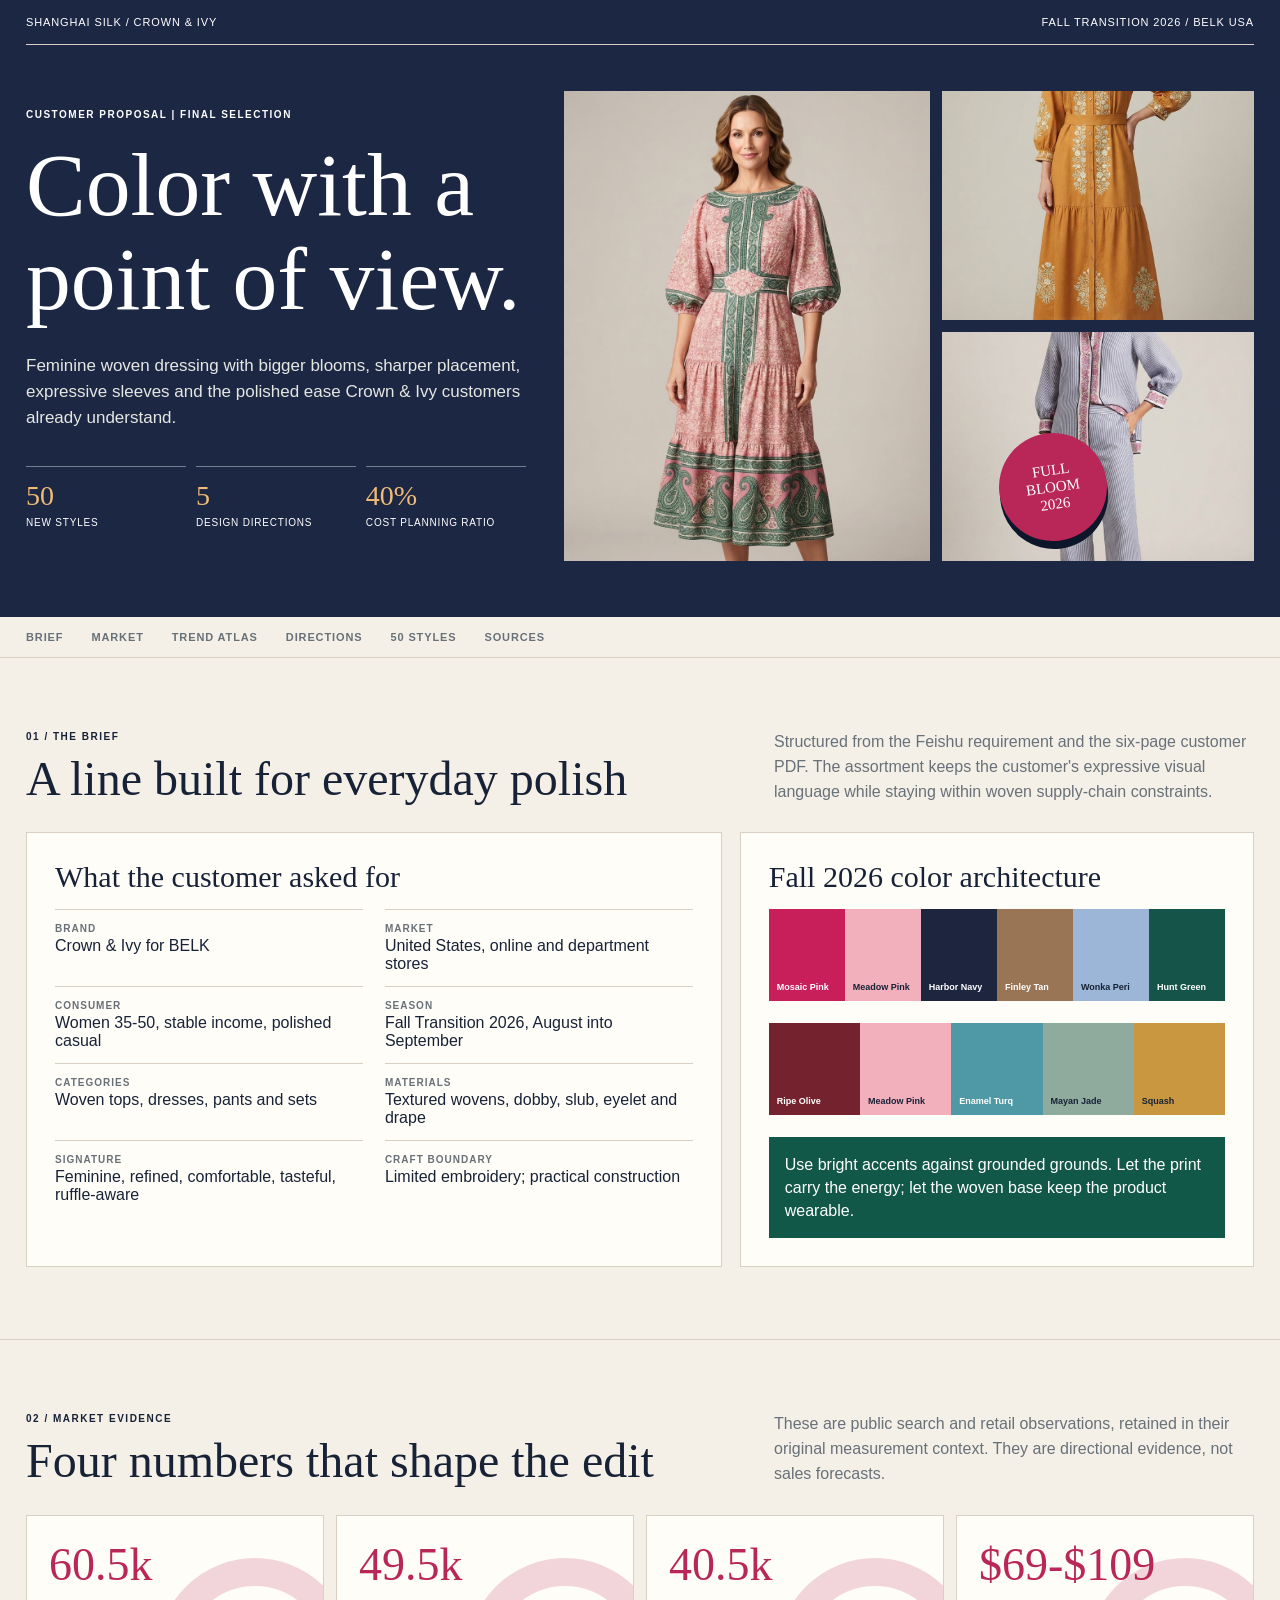
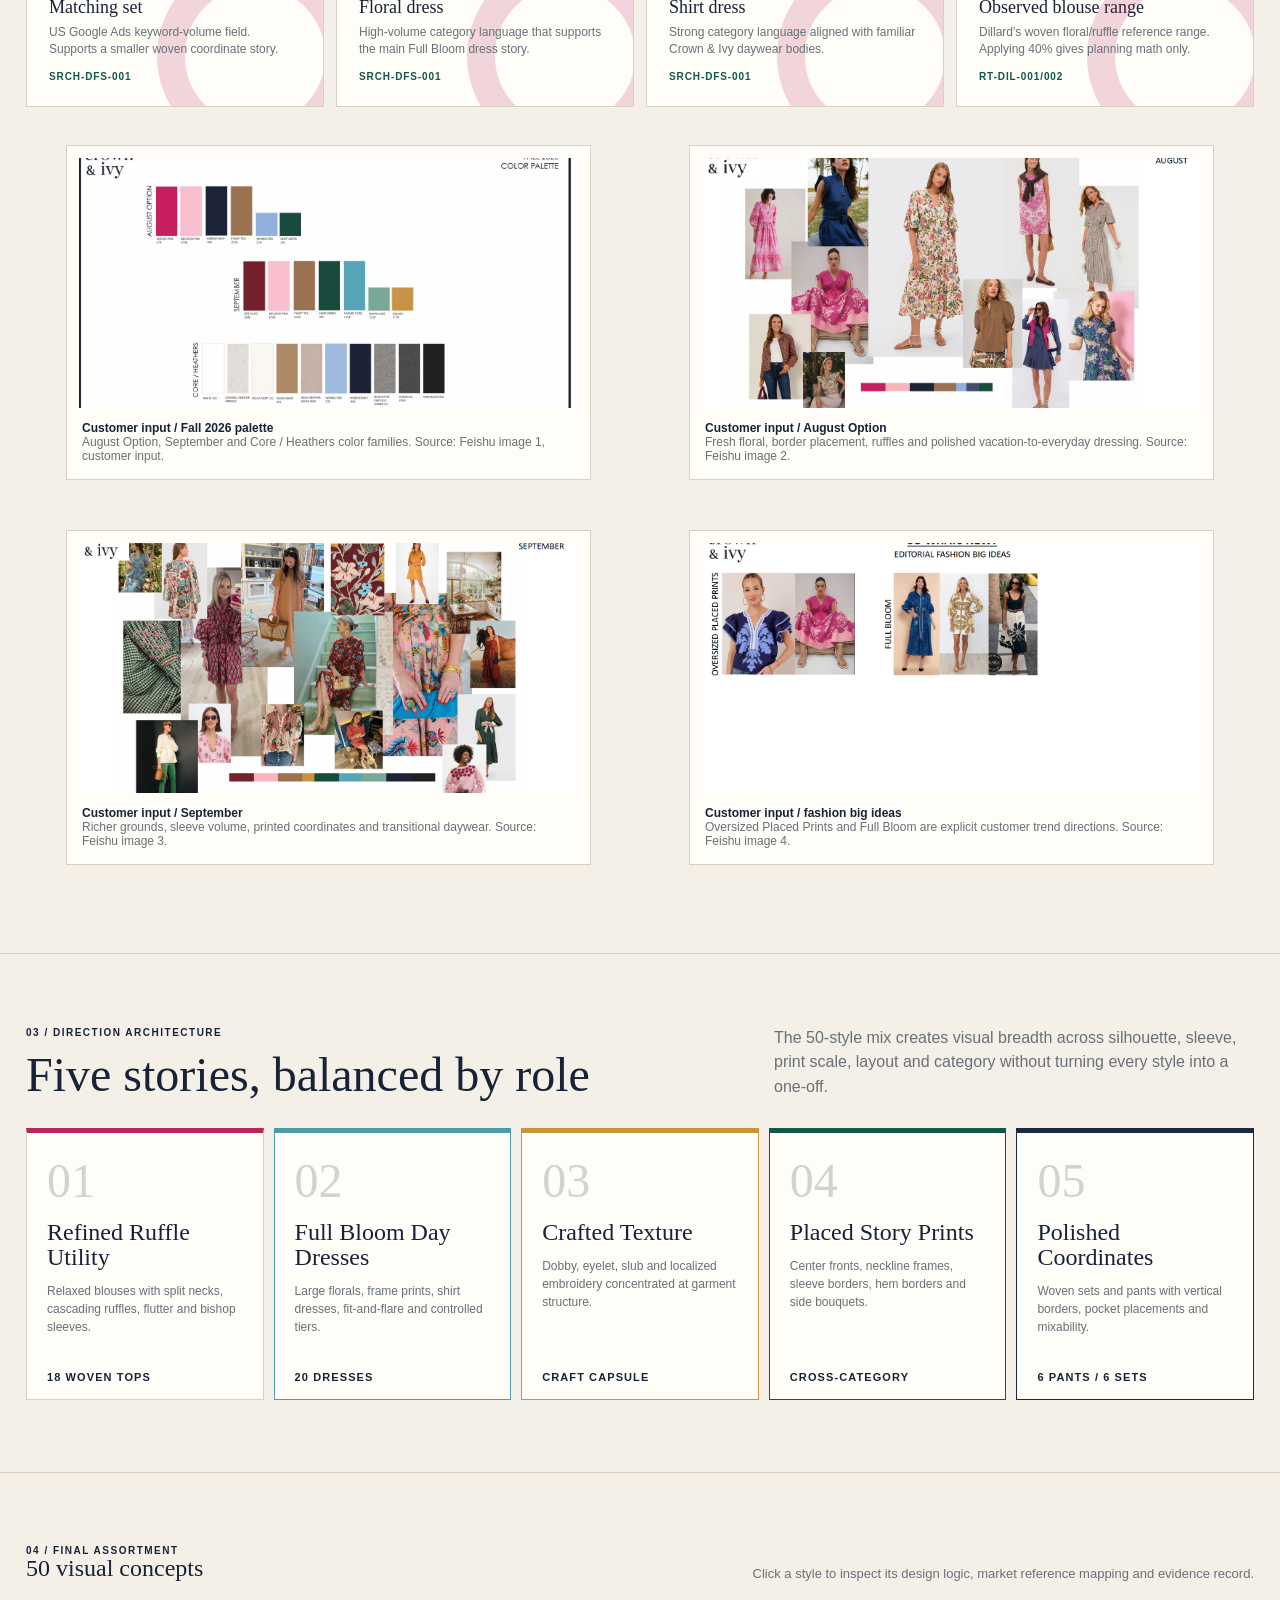
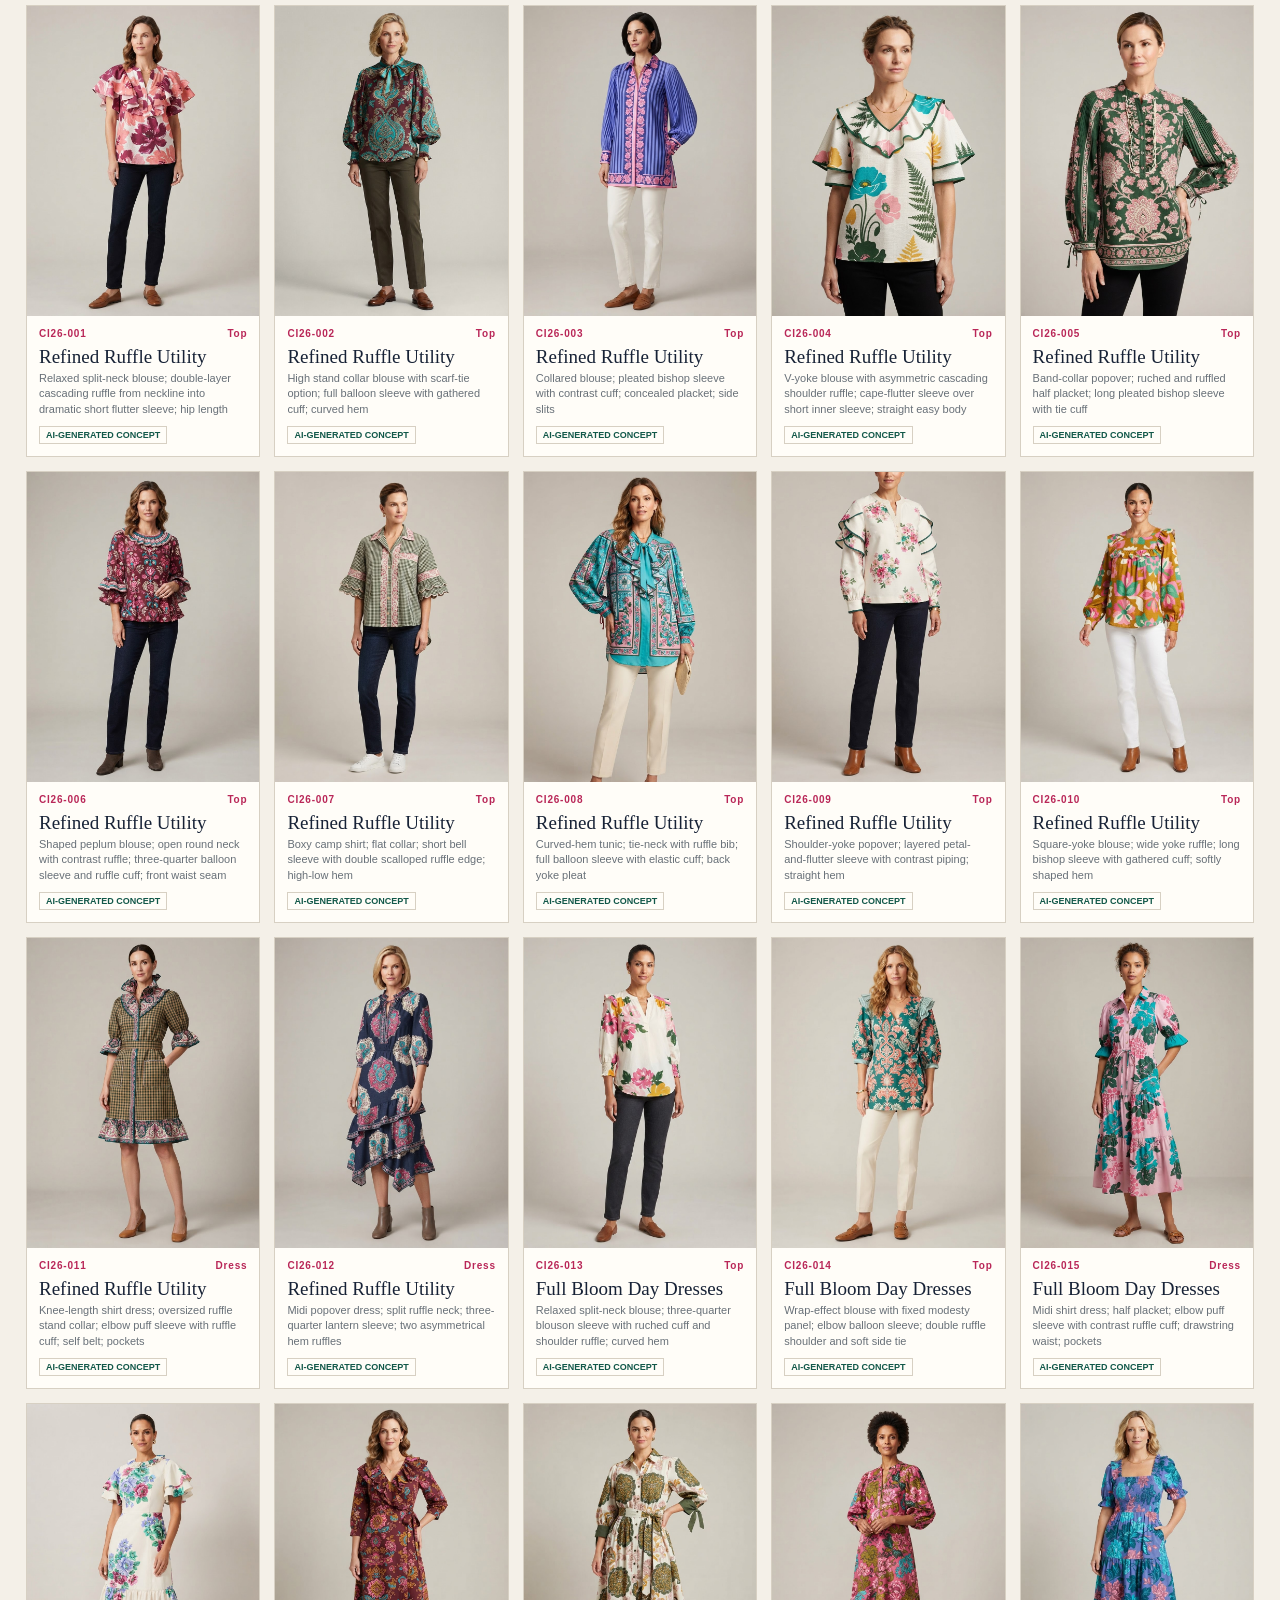
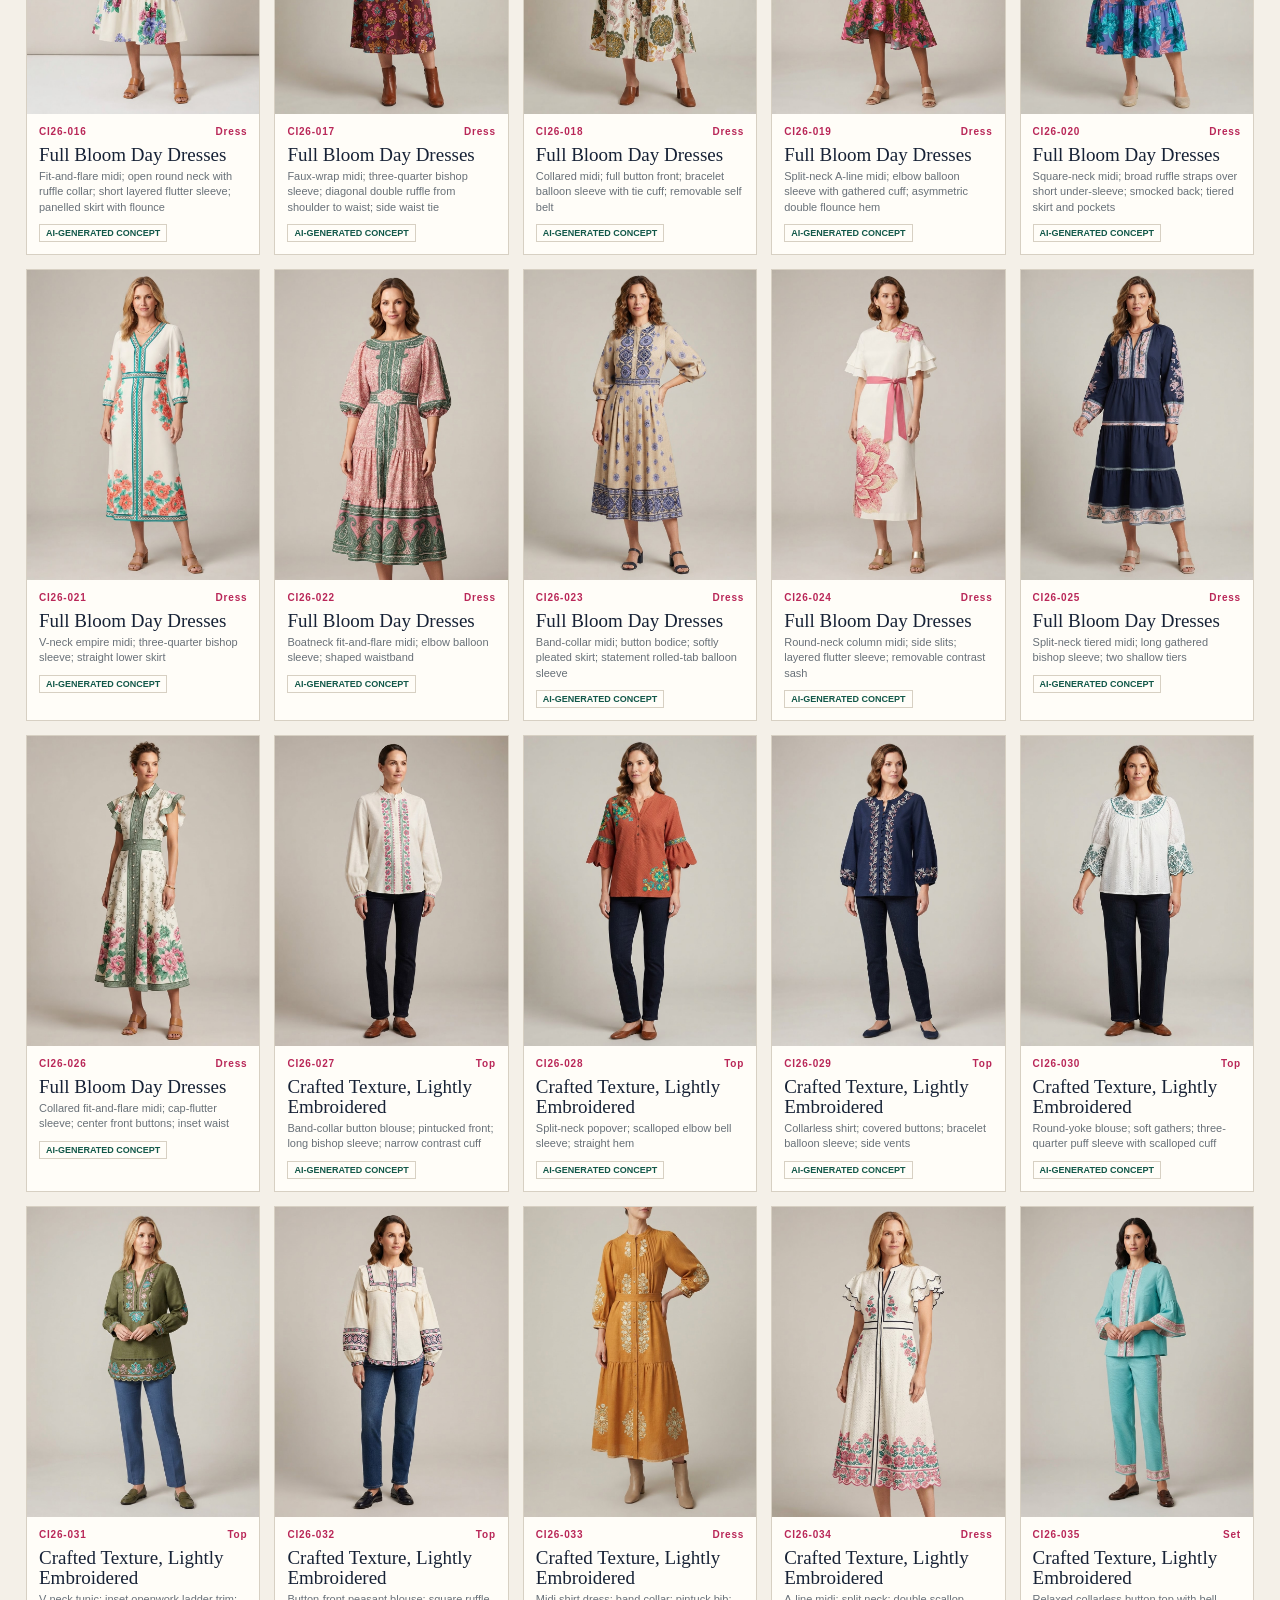
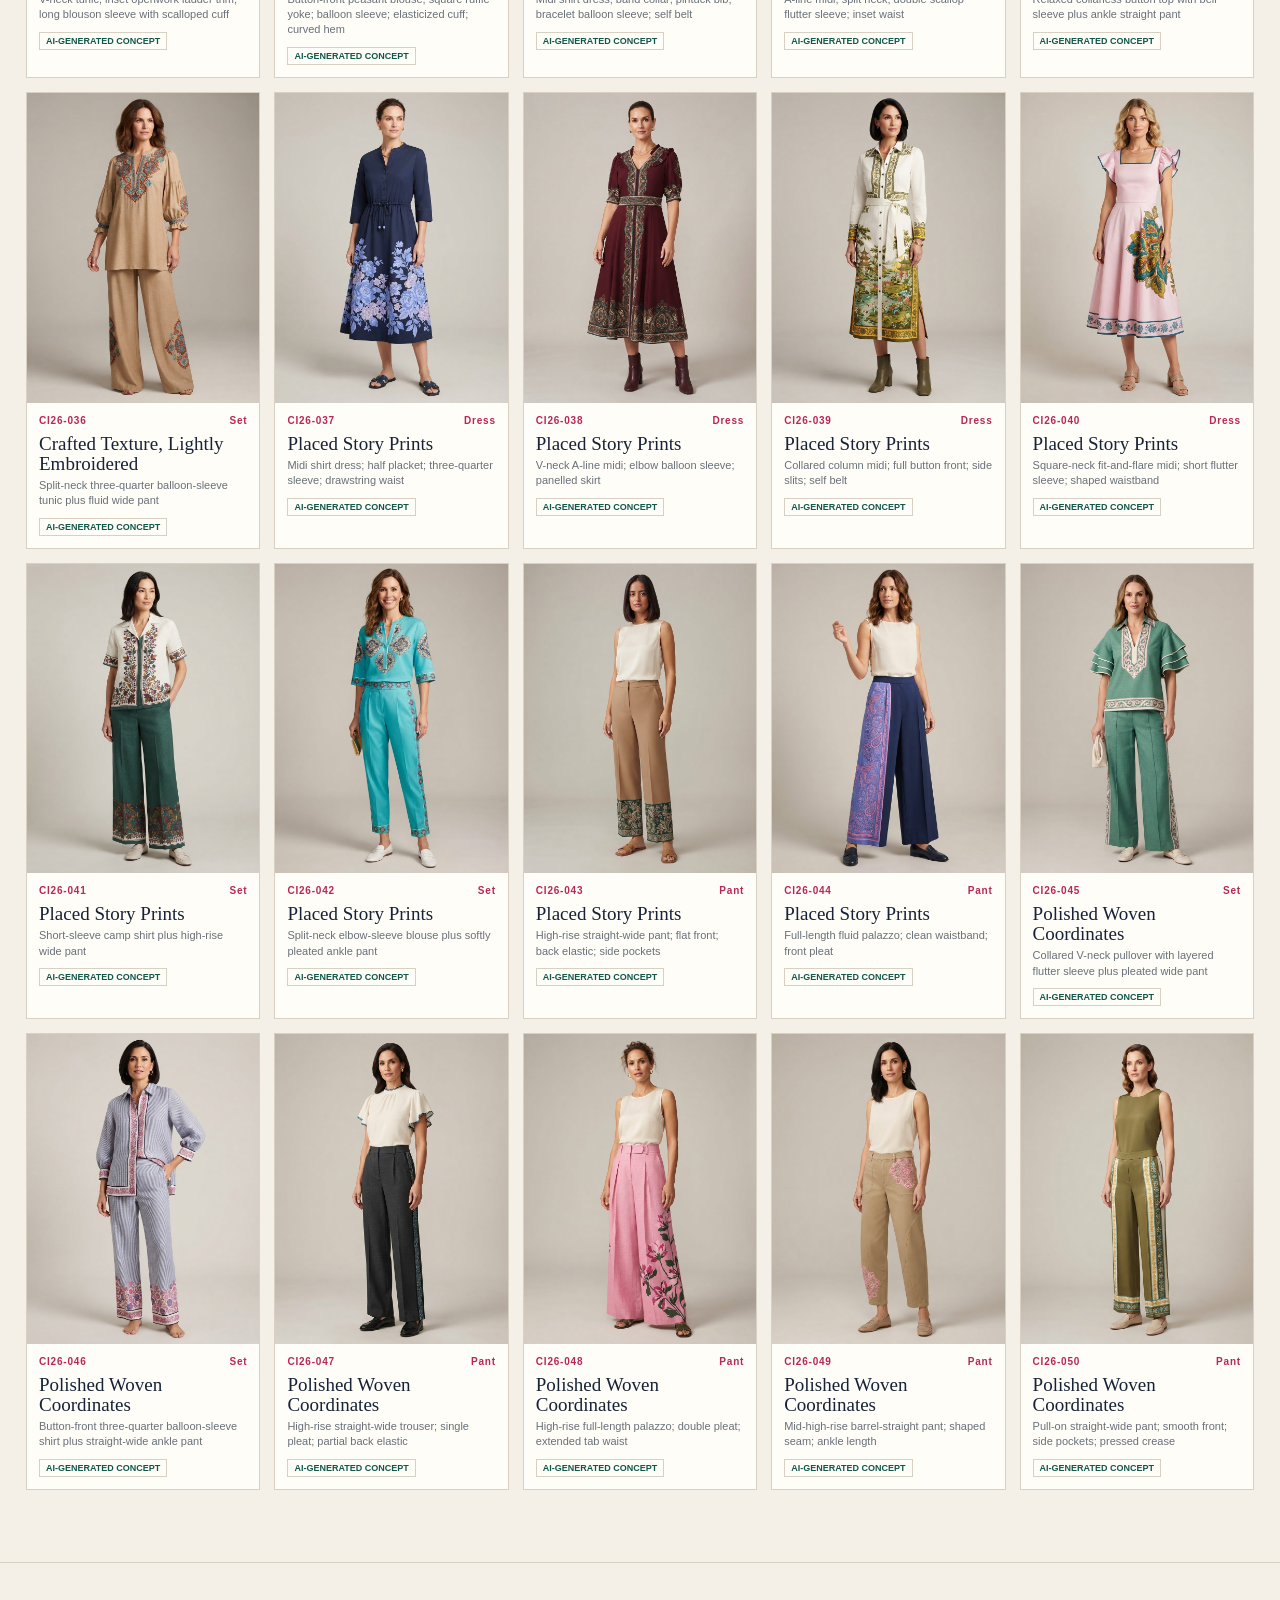
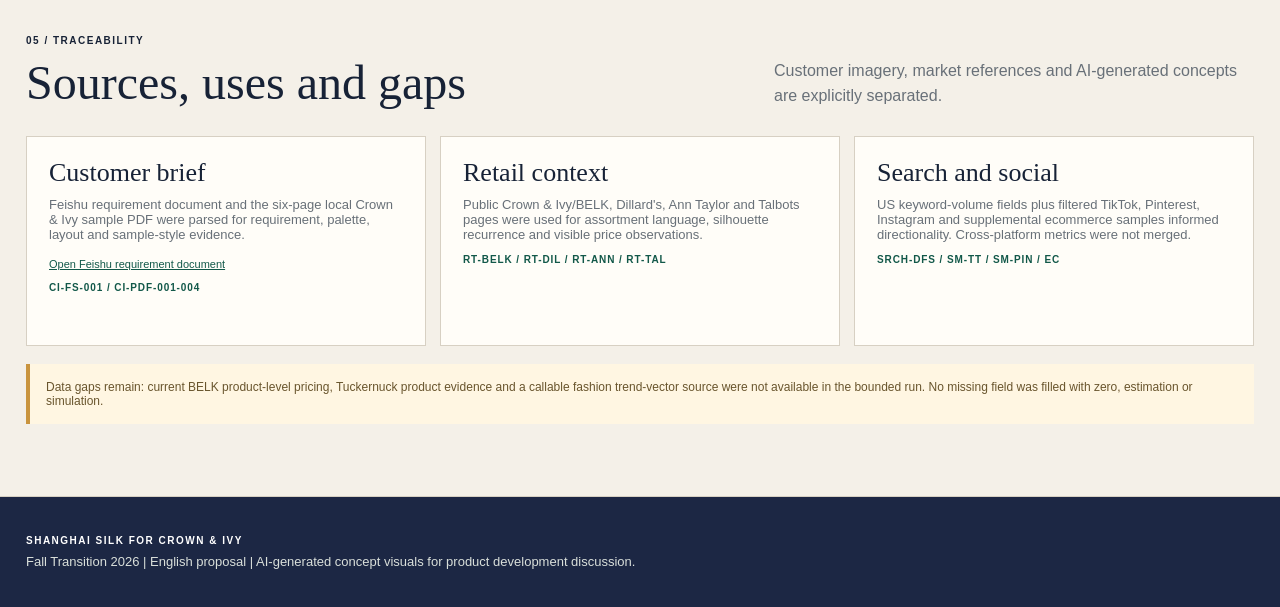
<file: case-assets/crown-ivy/final-v2/index.html>
﻿<!doctype html>
<html lang="en">
<head>
<meta charset="utf-8"><meta name="viewport" content="width=device-width, initial-scale=1">
<title>Crown &amp; Ivy | Fall Transition 2026</title>
<style>
:root{--ink:#172236;--paper:#f4f0e8;--card:#fffdf8;--line:#d7d0c3;--berry:#b92758;--pink:#edb4c2;--navy:#1c2744;--jade:#125849;--turq:#4e9cab;--squash:#c9943e;--olive:#73753d;--muted:#687078}*{box-sizing:border-box}html{scroll-behavior:smooth}body{margin:0;background:var(--paper);color:var(--ink);font-family:"Trebuchet MS",Arial,sans-serif;letter-spacing:0}h1,h2,h3,p{margin:0}h1,h2,h3{font-family:Georgia,serif;font-weight:400;line-height:1.05}.wrap{width:min(1420px,calc(100% - 52px));margin:auto}.eyebrow{font-size:10px;font-weight:800;letter-spacing:.15em;text-transform:uppercase}.topline{display:flex;justify-content:space-between;align-items:center;padding:16px 0;border-bottom:1px solid var(--line);font-size:11px;letter-spacing:.08em;text-transform:uppercase}.hero{position:relative;overflow:hidden;background:var(--navy);color:#fff;padding:0 0 56px}.hero .wrap{position:relative;z-index:1}.hero-grid{display:grid;grid-template-columns:.84fr 1.16fr;gap:38px;align-items:center;padding-top:46px}.hero-copy h1{font-size:clamp(50px,7vw,106px);max-width:650px;margin:18px 0 26px}.hero-copy p{max-width:500px;color:#e5e7e2;font-size:17px;line-height:1.55}.hero-stat{display:grid;grid-template-columns:repeat(3,1fr);gap:10px;margin-top:34px}.hero-stat div{padding:13px 0;border-top:1px solid #ffffff66}.hero-stat b{display:block;color:#efbb75;font:28px Georgia,serif}.hero-stat span{font-size:10px;text-transform:uppercase;letter-spacing:.08em}.hero-visual{display:grid;grid-template-columns:1.08fr .92fr;gap:12px;align-items:stretch}.hero-visual img{display:block;width:100%;height:470px;object-fit:cover;background:#e9e5dc}.hero-visual .stack{display:grid;grid-template-rows:1fr 1fr;gap:12px}.hero-visual .stack img{height:229px}.hero-chip{position:absolute;right:12%;bottom:20px;width:108px;height:108px;border-radius:50%;background:var(--berry);display:grid;place-items:center;text-align:center;font:15px Georgia,serif;transform:rotate(-8deg);box-shadow:0 8px 0 #0d162a}.nav{position:sticky;top:0;z-index:10;background:#f4f0e8ee;border-bottom:1px solid var(--line);backdrop-filter:blur(8px)}.nav .wrap{display:flex;gap:28px;overflow:auto}.nav a{padding:14px 0;color:var(--muted);font-size:11px;font-weight:800;letter-spacing:.08em;text-decoration:none;text-transform:uppercase;white-space:nowrap}.nav a:hover{color:var(--berry)}section{padding:72px 0;border-bottom:1px solid var(--line)}.section-head{display:flex;justify-content:space-between;gap:30px;align-items:end;margin-bottom:28px}.section-head h2{font-size:48px;margin-top:12px}.section-head>p{max-width:480px;color:var(--muted);line-height:1.55}.brief-grid{display:grid;grid-template-columns:1.15fr .85fr;gap:18px}.brief-plate{background:var(--card);border:1px solid var(--line);padding:28px}.brief-plate h3{font-size:30px;margin-bottom:16px}.brief-list{display:grid;grid-template-columns:repeat(2,1fr);gap:0 22px}.brief-list div{padding:13px 0;border-top:1px solid var(--line)}.brief-list b{display:block;font-size:10px;letter-spacing:.1em;text-transform:uppercase;color:var(--muted)}.brief-list span{display:block;margin-top:3px}.color-band{display:flex;height:92px;margin:6px 0 22px}.swatch{flex:1;display:flex;align-items:end;padding:8px;color:#fff;font-size:9px;font-weight:800;line-height:1.1}.swatch.light{color:var(--ink)}.brief-note{padding:16px;background:var(--jade);color:#fff;line-height:1.45}.metric-grid{display:grid;grid-template-columns:repeat(4,1fr);gap:12px}.metric{position:relative;min-height:190px;padding:22px;background:var(--card);border:1px solid var(--line);overflow:hidden}.metric:after{content:"";position:absolute;right:-30px;bottom:-48px;width:140px;height:140px;border:28px solid #b9275830;border-radius:50%}.metric b{display:block;font:46px Georgia,serif;color:var(--berry)}.metric h3{font:18px Georgia,serif;margin:6px 0}.metric p{position:relative;z-index:1;color:var(--muted);font-size:12px;line-height:1.45}.source-code{display:inline-block;margin-top:12px;color:var(--jade);font-size:10px;font-weight:800;letter-spacing:.09em}.trend-grid{display:grid;grid-template-columns:1fr 1fr;gap:18px;margin-top:22px}.trend-card{background:var(--card);border:1px solid var(--line);padding:12px}.trend-card img{display:block;width:100%;height:250px;object-fit:cover}.trend-card figcaption{padding:13px 3px 4px;font-size:12px;color:var(--muted)}.trend-card b{color:var(--ink)}.direction-grid{display:grid;grid-template-columns:repeat(5,1fr);gap:10px}.direction-card{position:relative;min-height:272px;padding:20px;background:var(--card);border-top:5px solid var(--berry);border-left:1px solid var(--line);border-right:1px solid var(--line);border-bottom:1px solid var(--line)}.direction-card:nth-child(2){border-color:var(--turq)}.direction-card:nth-child(3){border-color:var(--squash)}.direction-card:nth-child(4){border-color:var(--jade)}.direction-card:nth-child(5){border-color:var(--navy)}.direction-card .num{font:48px Georgia,serif;color:#1c274433}.direction-card h3{font-size:24px;margin:12px 0}.direction-card p{color:var(--muted);font-size:12px;line-height:1.5}.direction-card .count{position:absolute;bottom:16px;left:20px;font-size:11px;font-weight:800;letter-spacing:.1em;text-transform:uppercase}.matrix-head{display:flex;justify-content:space-between;align-items:end;gap:20px;margin-bottom:24px}.matrix-head p{color:var(--muted);font-size:13px}.matrix{display:grid;grid-template-columns:repeat(5,1fr);gap:14px}.card{background:var(--card);border:1px solid var(--line);overflow:hidden}.card button{display:block;width:100%;padding:0;border:0;background:none;cursor:zoom-in}.card img{display:block;width:100%;aspect-ratio:3/4;object-fit:cover;transition:transform .25s ease}.card button:hover img{transform:scale(1.025)}.card-info{padding:12px}.card-code{display:flex;justify-content:space-between;gap:8px;color:var(--berry);font-size:10px;font-weight:800;letter-spacing:.08em}.card h3{font-size:19px;margin:8px 0 4px}.card-info p{color:var(--muted);font-size:11px;line-height:1.4;min-height:31px}.tag{display:inline-block;margin-top:9px;padding:3px 6px;border:1px solid var(--line);color:var(--jade);font-size:9px;font-weight:800;text-transform:uppercase}.evidence-grid{display:grid;grid-template-columns:1fr 1fr 1fr;gap:14px}.evidence-card{background:var(--card);border:1px solid var(--line);padding:22px;min-height:210px}.evidence-card h3{font-size:26px;margin-bottom:10px}.evidence-card p{color:var(--muted);font-size:13px}.evidence-card a{display:block;margin-top:16px;color:var(--jade);font-size:11px;word-break:break-word}.gap{margin-top:18px;padding:16px;background:#fff6e2;border-left:4px solid var(--squash);font-size:12px;color:#69552d}.footer{padding:38px 0;background:var(--navy);color:#fff}.footer p{margin-top:8px;color:#d9dfda;font-size:13px}.modal{width:min(1080px,calc(100% - 24px));max-height:calc(100vh - 24px);padding:0;border:0}.modal::backdrop{background:#101712cc}.modal-inner{display:grid;grid-template-columns:1fr 1fr;max-height:calc(100vh - 24px);overflow:auto;background:var(--card)}.modal img{width:100%;height:100%;max-height:calc(100vh - 24px);object-fit:contain;background:#e9e5dc}.modal-body{padding:34px}.modal-body h2{font-size:36px;margin:10px 0}.modal-body p{font-size:13px}.label{margin:18px 0 4px;color:var(--muted);font-size:10px;font-weight:800;letter-spacing:.1em;text-transform:uppercase}.close{float:right;width:34px;height:34px;border:1px solid var(--line);background:var(--card);font-size:20px;cursor:pointer}@media(max-width:1100px){.hero-grid{grid-template-columns:1fr}.hero-visual{max-width:760px}.direction-grid{grid-template-columns:repeat(3,1fr)}.matrix{grid-template-columns:repeat(4,1fr)}.metric-grid{grid-template-columns:repeat(2,1fr)}}@media(max-width:700px){.wrap{width:calc(100% - 24px)}section{padding:48px 0}.topline{font-size:9px}.hero-grid{padding-top:30px}.hero-copy h1{font-size:52px}.hero-stat{grid-template-columns:repeat(3,1fr)}.hero-visual{grid-template-columns:1fr}.hero-visual img{height:350px}.hero-visual .stack{grid-template-columns:1fr 1fr;grid-template-rows:1fr}.hero-visual .stack img{height:190px}.section-head,.matrix-head{display:block}.section-head h2{font-size:36px}.brief-grid,.trend-grid{grid-template-columns:1fr}.brief-list{grid-template-columns:1fr}.metric-grid{grid-template-columns:1fr 1fr}.direction-grid{grid-template-columns:1fr 1fr}.matrix{grid-template-columns:repeat(2,1fr);gap:9px}.card h3{font-size:16px}.evidence-grid{grid-template-columns:1fr}.modal-inner{grid-template-columns:1fr}.modal img{max-height:56vh}}
</style>
</head>
<body>
<header class="hero"><div class="wrap"><div class="topline"><span>Shanghai Silk / Crown &amp; Ivy</span><span>Fall Transition 2026 / Belk USA</span></div><div class="hero-grid"><div class="hero-copy"><div class="eyebrow">Customer proposal | final selection</div><h1>Color with a point of view.</h1><p>Feminine woven dressing with bigger blooms, sharper placement, expressive sleeves and the polished ease Crown &amp; Ivy customers already understand.</p><div class="hero-stat"><div><b>50</b><span>new styles</span></div><div><b>5</b><span>design directions</span></div><div><b>40%</b><span>cost planning ratio</span></div></div></div><div class="hero-visual"><img src="assets/CI26-022.png" alt="AI-generated Crown and Ivy floral dress concept"><div class="stack"><img src="assets/CI26-033.png" alt="AI-generated Crown and Ivy woven dress concept"><img src="assets/CI26-046.png" alt="AI-generated Crown and Ivy woven set concept"></div></div></div><div class="hero-chip">FULL<br>BLOOM<br>2026</div></div></header>
<nav class="nav"><div class="wrap"><a href="#brief">Brief</a><a href="#market">Market</a><a href="#trend">Trend Atlas</a><a href="#directions">Directions</a><a href="#matrix">50 Styles</a><a href="#sources">Sources</a></div></nav>
<main>
<section id="brief"><div class="wrap"><div class="section-head"><div><div class="eyebrow">01 / The brief</div><h2>A line built for everyday polish</h2></div><p>Structured from the Feishu requirement and the six-page customer PDF. The assortment keeps the customer's expressive visual language while staying within woven supply-chain constraints.</p></div><div class="brief-grid"><article class="brief-plate"><h3>What the customer asked for</h3><div class="brief-list"><div><b>Brand</b><span>Crown &amp; Ivy for BELK</span></div><div><b>Market</b><span>United States, online and department stores</span></div><div><b>Consumer</b><span>Women 35-50, stable income, polished casual</span></div><div><b>Season</b><span>Fall Transition 2026, August into September</span></div><div><b>Categories</b><span>Woven tops, dresses, pants and sets</span></div><div><b>Materials</b><span>Textured wovens, dobby, slub, eyelet and drape</span></div><div><b>Signature</b><span>Feminine, refined, comfortable, tasteful, ruffle-aware</span></div><div><b>Craft boundary</b><span>Limited embroidery; practical construction</span></div></div></article><article class="brief-plate"><h3>Fall 2026 color architecture</h3><div class="color-band"><span class="swatch" style="background:#c81e59">Mosaic Pink</span><span class="swatch light" style="background:#f2b0bd">Meadow Pink</span><span class="swatch" style="background:#1d253f">Harbor Navy</span><span class="swatch" style="background:#9a7555">Finley Tan</span><span class="swatch light" style="background:#9cb6d8">Wonka Peri</span><span class="swatch" style="background:#155448">Hunt Green</span></div><div class="color-band"><span class="swatch" style="background:#74232e">Ripe Olive</span><span class="swatch light" style="background:#f2b0bd">Meadow Pink</span><span class="swatch" style="background:#4e99a5">Enamel Turq</span><span class="swatch light" style="background:#8eab9e">Mayan Jade</span><span class="swatch light" style="background:#c9973f">Squash</span></div><div class="brief-note">Use bright accents against grounded grounds. Let the print carry the energy; let the woven base keep the product wearable.</div></article></div></div></section>
<section id="market"><div class="wrap"><div class="section-head"><div><div class="eyebrow">02 / Market evidence</div><h2>Four numbers that shape the edit</h2></div><p>These are public search and retail observations, retained in their original measurement context. They are directional evidence, not sales forecasts.</p></div><div class="metric-grid"><article class="metric"><b>60.5k</b><h3>Matching set</h3><p>US Google Ads keyword-volume field. Supports a smaller woven coordinate story.</p><span class="source-code">SRCH-DFS-001</span></article><article class="metric"><b>49.5k</b><h3>Floral dress</h3><p>High-volume category language that supports the main Full Bloom dress story.</p><span class="source-code">SRCH-DFS-001</span></article><article class="metric"><b>40.5k</b><h3>Shirt dress</h3><p>Strong category language aligned with familiar Crown &amp; Ivy daywear bodies.</p><span class="source-code">SRCH-DFS-001</span></article><article class="metric"><b>$69-$109</b><h3>Observed blouse range</h3><p>Dillard's woven floral/ruffle reference range. Applying 40% gives planning math only.</p><span class="source-code">RT-DIL-001/002</span></article></div><div class="trend-grid" id="trend"><figure class="trend-card"><img src="assets/feishu_trend_1.png" alt="Customer-provided Fall 2026 color palette"><figcaption><b>Customer input / Fall 2026 palette</b><br>August Option, September and Core / Heathers color families. Source: Feishu image 1, customer input.</figcaption></figure><figure class="trend-card"><img src="assets/feishu_trend_2.png" alt="Customer-provided August trend direction"><figcaption><b>Customer input / August Option</b><br>Fresh floral, border placement, ruffles and polished vacation-to-everyday dressing. Source: Feishu image 2.</figcaption></figure><figure class="trend-card"><img src="assets/feishu_trend_3.png" alt="Customer-provided September trend direction"><figcaption><b>Customer input / September</b><br>Richer grounds, sleeve volume, printed coordinates and transitional daywear. Source: Feishu image 3.</figcaption></figure><figure class="trend-card"><img src="assets/feishu_trend_4.png" alt="Customer-provided oversized placed print trend direction"><figcaption><b>Customer input / fashion big ideas</b><br>Oversized Placed Prints and Full Bloom are explicit customer trend directions. Source: Feishu image 4.</figcaption></figure></div></div></section>
<section id="directions"><div class="wrap"><div class="section-head"><div><div class="eyebrow">03 / Direction architecture</div><h2>Five stories, balanced by role</h2></div><p>The 50-style mix creates visual breadth across silhouette, sleeve, print scale, layout and category without turning every style into a one-off.</p></div><div class="direction-grid"><article class="direction-card"><div class="num">01</div><h3>Refined Ruffle Utility</h3><p>Relaxed blouses with split necks, cascading ruffles, flutter and bishop sleeves.</p><div class="count">18 woven tops</div></article><article class="direction-card"><div class="num">02</div><h3>Full Bloom Day Dresses</h3><p>Large florals, frame prints, shirt dresses, fit-and-flare and controlled tiers.</p><div class="count">20 dresses</div></article><article class="direction-card"><div class="num">03</div><h3>Crafted Texture</h3><p>Dobby, eyelet, slub and localized embroidery concentrated at garment structure.</p><div class="count">Craft capsule</div></article><article class="direction-card"><div class="num">04</div><h3>Placed Story Prints</h3><p>Center fronts, neckline frames, sleeve borders, hem borders and side bouquets.</p><div class="count">Cross-category</div></article><article class="direction-card"><div class="num">05</div><h3>Polished Coordinates</h3><p>Woven sets and pants with vertical borders, pocket placements and mixability.</p><div class="count">6 pants / 6 sets</div></article></div></div></section>
<section id="matrix"><div class="wrap"><div class="matrix-head"><div><div class="eyebrow">04 / Final assortment</div><h2>50 visual concepts</h2></div><p>Click a style to inspect its design logic, market reference mapping and evidence record.</p></div><div class="matrix" id="matrix-grid"></div></div></section>
<section id="sources"><div class="wrap"><div class="section-head"><div><div class="eyebrow">05 / Traceability</div><h2>Sources, uses and gaps</h2></div><p>Customer imagery, market references and AI-generated concepts are explicitly separated.</p></div><div class="evidence-grid"><article class="evidence-card"><h3>Customer brief</h3><p>Feishu requirement document and the six-page local Crown &amp; Ivy sample PDF were parsed for requirement, palette, layout and sample-style evidence.</p><a href="https://lightchain.feishu.cn/docx/Znn1dLlDGoxfCfx7TEac4ueLnX9">Open Feishu requirement document</a><span class="source-code">CI-FS-001 / CI-PDF-001-004</span></article><article class="evidence-card"><h3>Retail context</h3><p>Public Crown &amp; Ivy/BELK, Dillard's, Ann Taylor and Talbots pages were used for assortment language, silhouette recurrence and visible price observations.</p><span class="source-code">RT-BELK / RT-DIL / RT-ANN / RT-TAL</span></article><article class="evidence-card"><h3>Search and social</h3><p>US keyword-volume fields plus filtered TikTok, Pinterest, Instagram and supplemental ecommerce samples informed directionality. Cross-platform metrics were not merged.</p><span class="source-code">SRCH-DFS / SM-TT / SM-PIN / EC</span></article></div><div class="gap">Data gaps remain: current BELK product-level pricing, Tuckernuck product evidence and a callable fashion trend-vector source were not available in the bounded run. No missing field was filled with zero, estimation or simulation.</div></div></section>
</main><footer class="footer"><div class="wrap"><div class="eyebrow">Shanghai Silk for Crown &amp; Ivy</div><p>Fall Transition 2026 | English proposal | AI-generated concept visuals for product development discussion.</p></div></footer>
<dialog class="modal" id="modal"><div class="modal-inner"><img id="modal-img" alt=""><div class="modal-body"><button class="close" id="modal-close" aria-label="Close">&times;</button><div class="eyebrow" id="modal-direction"></div><h2 id="modal-title"></h2><p>AI-generated concept approved for proposal presentation.</p><div class="label">Garment construction</div><p id="modal-construction"></p><div class="label">Material, color and print</div><p id="modal-material"></p><div class="label">Design distinction</div><p id="modal-logic"></p><div class="label">Reference mapping</div><p id="modal-refs"></p><div class="label">Evidence IDs</div><p id="modal-evidence"></p></div></div></dialog>
<script src="manifest.js"></script><script>const grid=document.querySelector('#matrix-grid'),modal=document.querySelector('#modal'),items=window.PROPOSAL_ITEMS||[];items.forEach(item=>{const card=document.createElement('article');card.className='card';card.innerHTML=`<button aria-label="Open ${item.style_id}"><img src="${item.image}" alt="${item.style_id} AI-generated concept"></button><div class="card-info"><div class="card-code"><span>${item.style_id}</span><span>${item.category}</span></div><h3>${item.direction}</h3><p>${item.construction}</p><span class="tag">AI-generated concept</span></div>`;card.querySelector('button').onclick=()=>{document.querySelector('#modal-img').src=item.image;document.querySelector('#modal-img').alt=item.style_id;document.querySelector('#modal-direction').textContent=item.direction;document.querySelector('#modal-title').textContent=item.style_id;document.querySelector('#modal-construction').textContent=item.construction;document.querySelector('#modal-material').textContent=item.material_story;document.querySelector('#modal-logic').textContent=item.modification_logic;document.querySelector('#modal-refs').textContent=item.reference_ids.join(', ');document.querySelector('#modal-evidence').textContent=item.evidence_ids.join(', ');modal.showModal()};grid.append(card)});document.querySelector('#modal-close').onclick=()=>modal.close();modal.onclick=e=>{if(e.target===modal)modal.close()};</script>
</body></html>
</file>
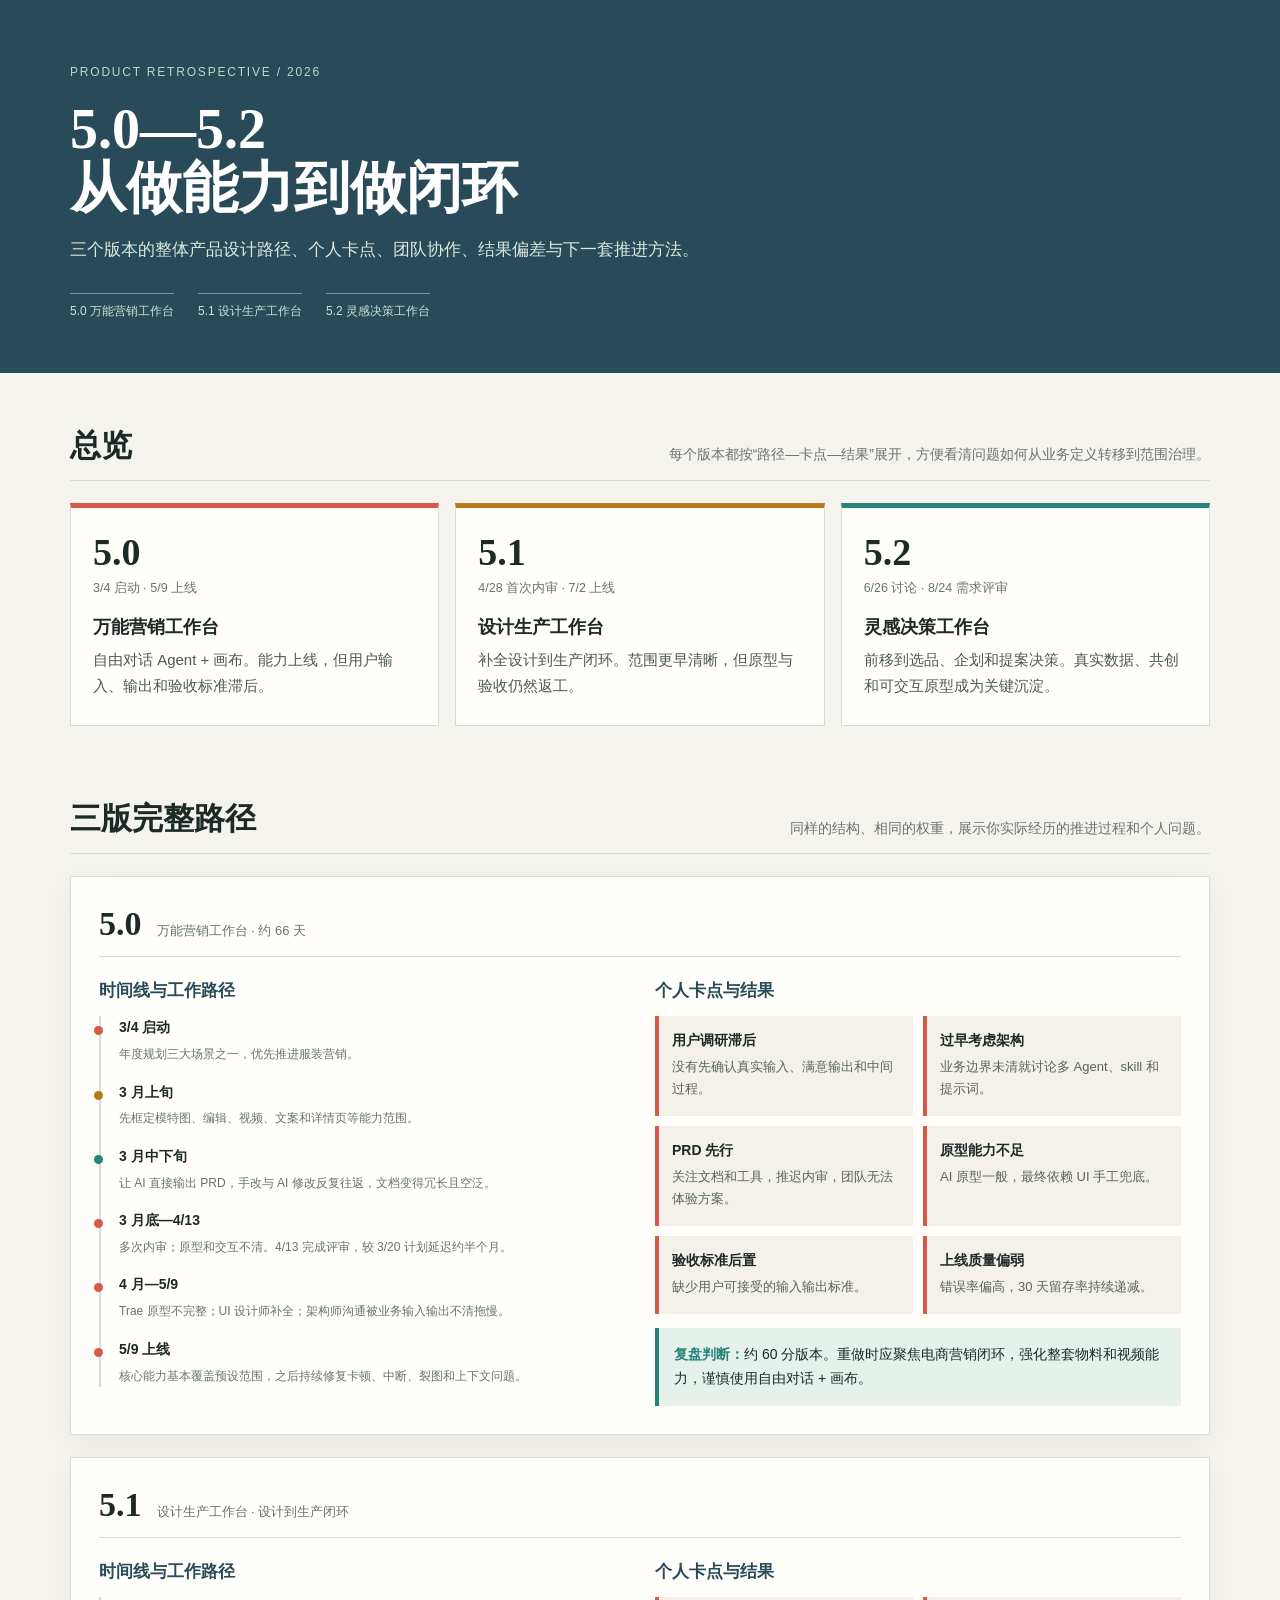
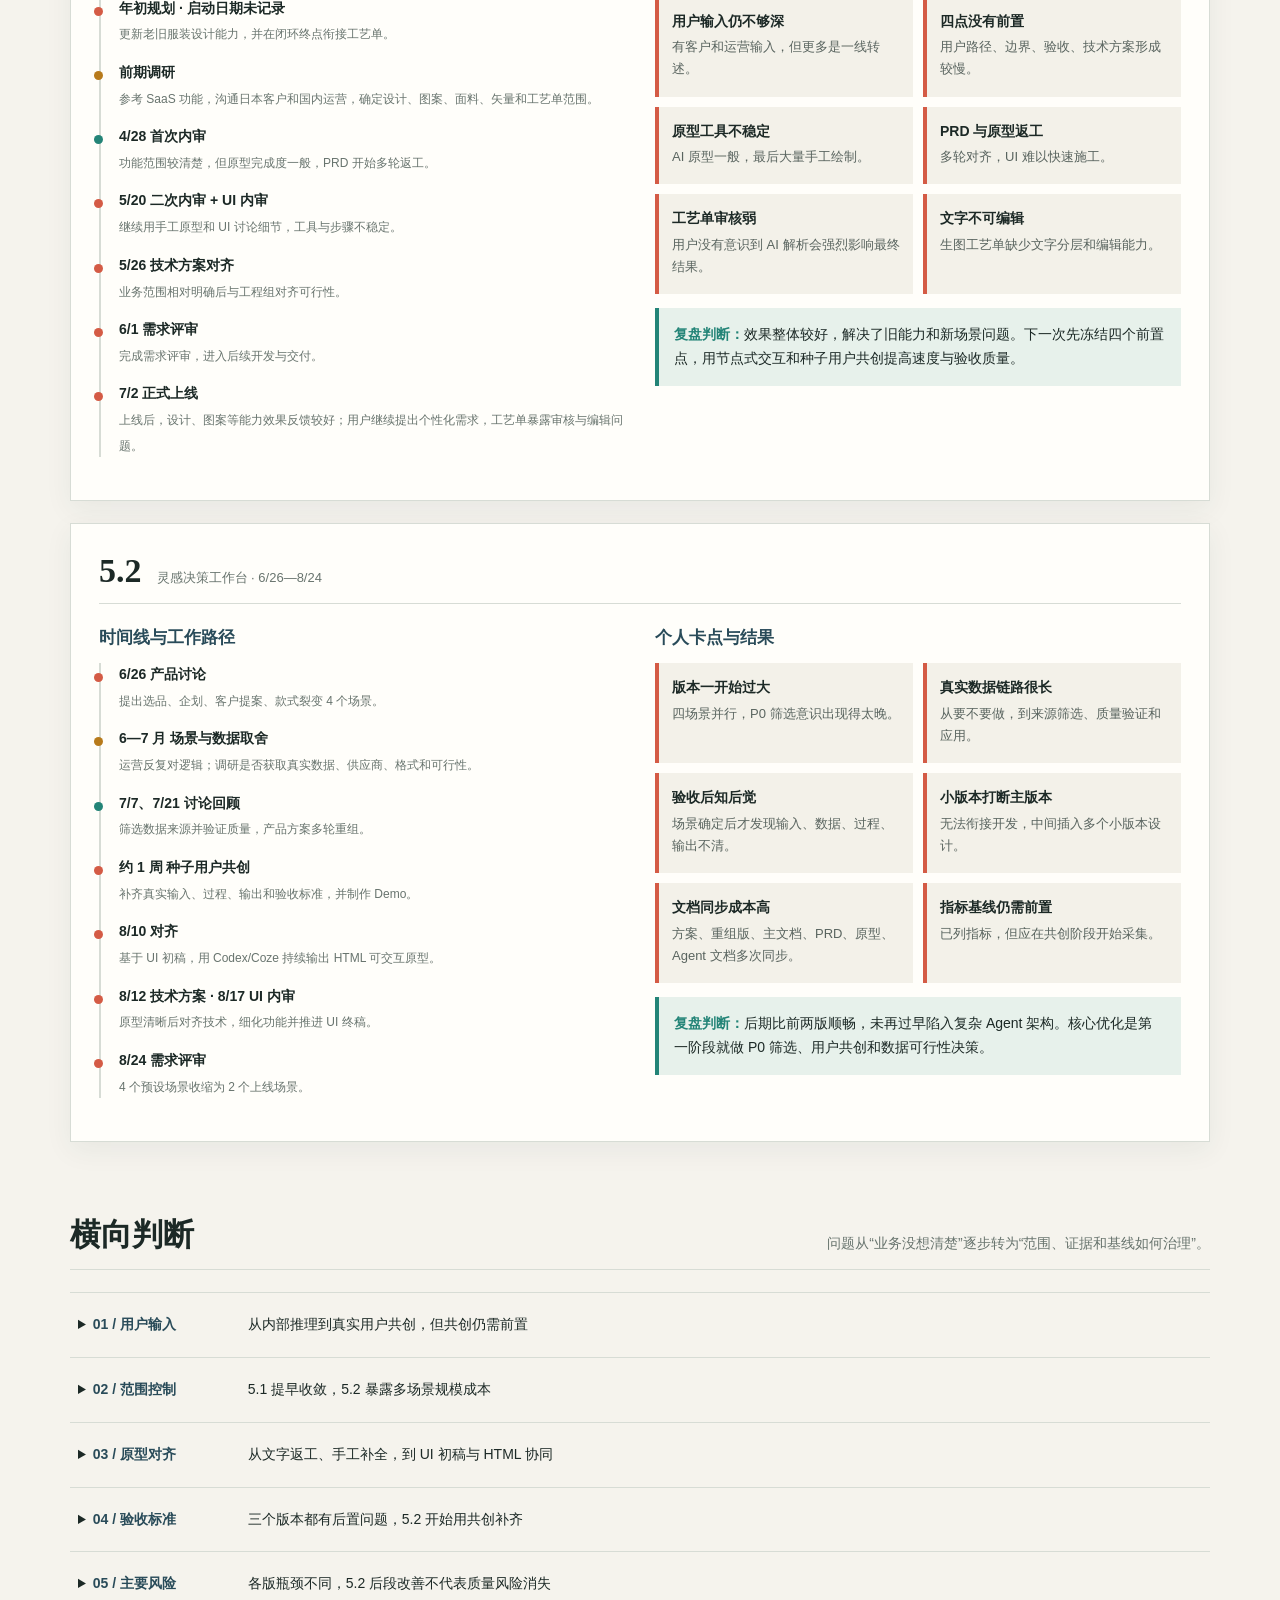
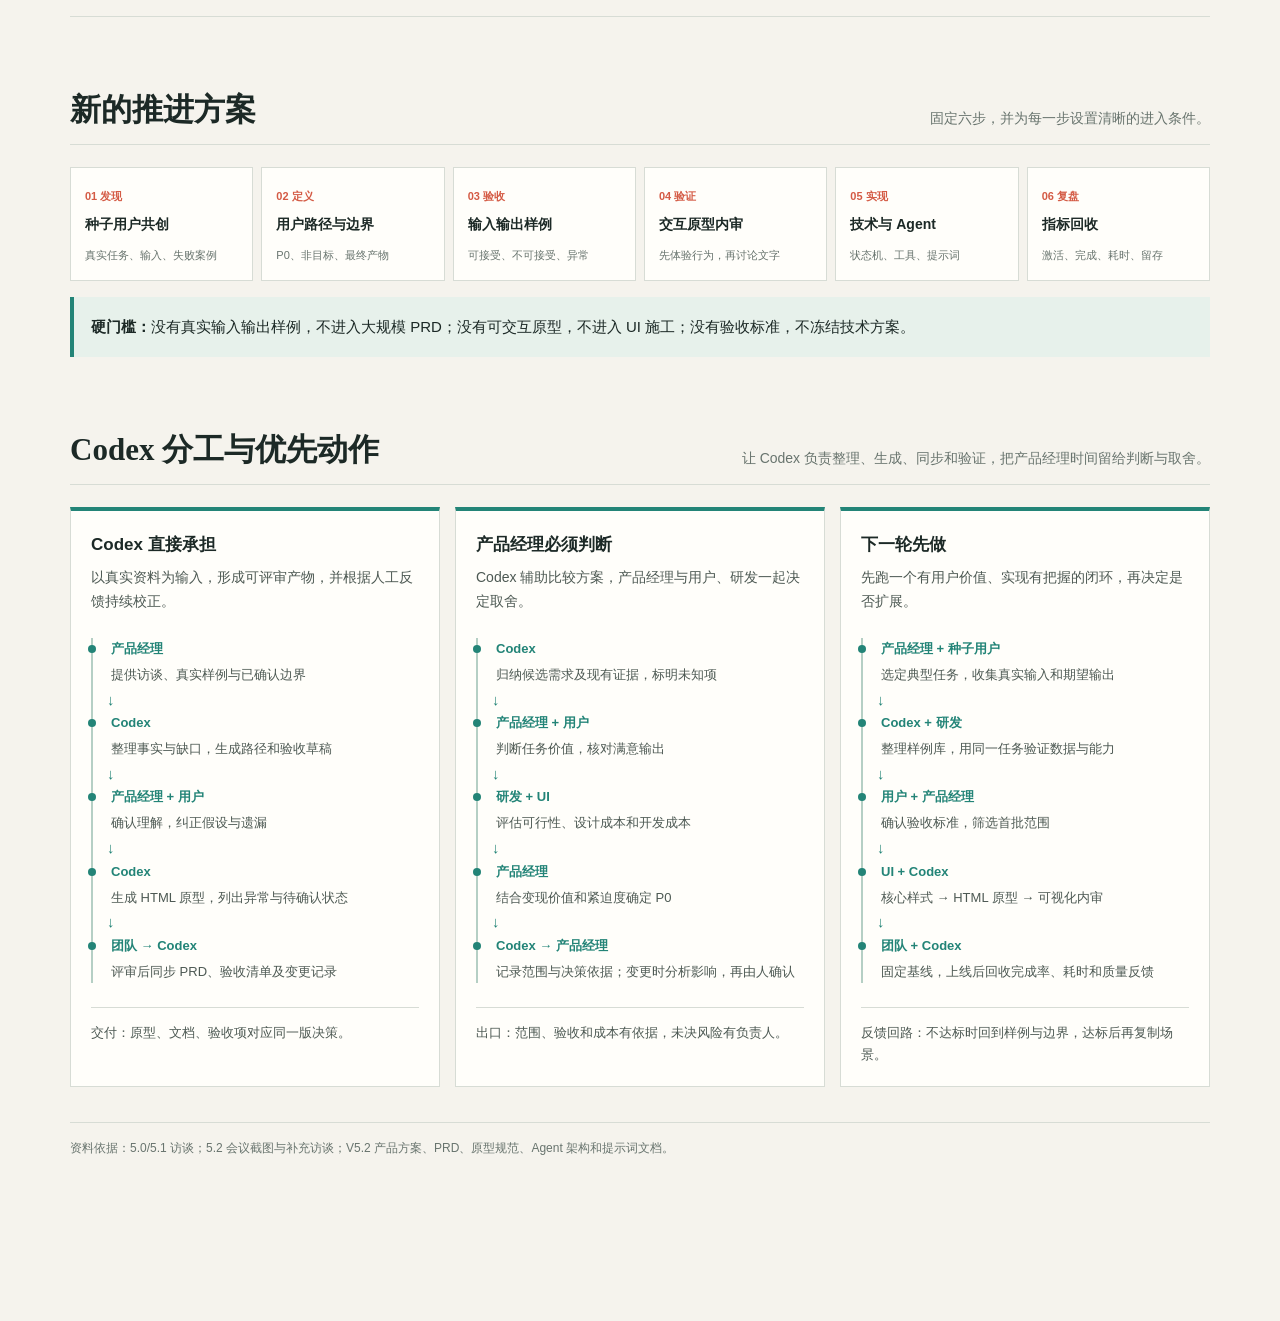
<file: product-retrospective-v5.html>
<!doctype html><html lang="zh-CN"><meta charset="utf-8"><meta name="viewport" content="width=device-width,initial-scale=1"><title>5.0—5.2 产品复盘</title><style>
:root{--bg:#f5f3ed;--ink:#1c2926;--muted:#68746e;--line:#d7dcd5;--paper:#fffefa;--red:#d45b45;--amber:#b77a1b;--teal:#238477;--blue:#294b59}*{box-sizing:border-box}body{margin:0;background:var(--bg);color:var(--ink);font:15px/1.7 -apple-system,BlinkMacSystemFont,"PingFang SC",sans-serif}header{background:var(--blue);color:#fff;padding:62px 0 52px}.wrap{width:min(1140px,calc(100% - 44px));margin:auto}.k{font-size:12px;letter-spacing:.15em;color:#b9d9ca}h1{font:700 clamp(42px,6vw,72px)/1.05 Georgia,serif;margin:18px 0}header p{max-width:680px;color:#dce8e0;font-size:17px}.meta{display:flex;gap:24px;flex-wrap:wrap;margin-top:28px;color:#d0dfd7;font-size:12px}.meta span{border-top:1px solid #78909a;padding-top:7px}main{padding:52px 0 90px}section{margin-bottom:72px}.head{display:flex;justify-content:space-between;gap:28px;align-items:end;border-bottom:1px solid var(--line);padding-bottom:13px;margin-bottom:22px}.head h2{font:700 31px Georgia,serif;margin:0}.head p{max-width:560px;margin:0;color:var(--muted);font-size:14px}.overview{display:grid;grid-template-columns:repeat(3,1fr);gap:16px}.ov{background:var(--paper);border:1px solid var(--line);padding:22px;border-top:5px solid var(--red)}.ov:nth-child(2){border-top-color:var(--amber)}.ov:nth-child(3){border-top-color:var(--teal)}.ov h3{font:700 38px Georgia,serif;margin:0}.ov small{color:var(--muted)}.ov b{display:block;font-size:18px;margin-top:12px}.ov p{color:#4d5953;margin:5px 0}.ver{background:var(--paper);border:1px solid var(--line);padding:28px;margin:0 0 22px;box-shadow:0 8px 26px #203b4510}.vt{display:flex;gap:15px;align-items:baseline;border-bottom:1px solid var(--line);padding-bottom:13px;margin-bottom:20px}.vt h2{font:700 34px Georgia,serif;margin:0}.vt span{font-size:13px;color:var(--muted)}.cols{display:grid;grid-template-columns:1fr 1fr;gap:30px}.sub h3{font-size:17px;color:var(--blue);margin:0 0 10px}.timeline{border-left:2px solid var(--line);padding-left:18px}.event{position:relative;margin-bottom:15px}.event:before{content:"";position:absolute;left:-25px;top:10px;width:9px;height:9px;border-radius:50%;background:var(--red)}.event:nth-child(2):before{background:var(--amber)}.event:nth-child(3):before{background:var(--teal)}.event strong{display:block;font-size:14px}.event small{color:var(--muted);font-size:12px}.issues{display:grid;grid-template-columns:1fr 1fr;gap:10px}.issue{background:#f3f1e9;border-left:4px solid var(--red);padding:13px}.issue strong{display:block;font-size:14px}.issue p{font-size:13px;color:#59645f;margin:3px 0}.result{background:#e7f1eb;border-left:4px solid var(--teal);padding:15px;margin-top:14px;font-size:14px}.result strong{color:var(--teal)}.matrix{overflow:auto;background:var(--paper);border:1px solid var(--line)}table{width:100%;min-width:800px;border-collapse:collapse;font-size:13px}th,td{padding:12px 14px;text-align:left;vertical-align:top;border-bottom:1px solid var(--line)}th{background:#e8eee8;color:var(--blue);font-size:12px}tr:last-child td{border:0}.good{color:var(--teal);font-weight:700}.bad{color:var(--red);font-weight:700}.plan{display:grid;grid-template-columns:repeat(6,1fr);gap:8px}.step{background:var(--paper);border:1px solid var(--line);padding:14px}.step b{color:var(--red);font-size:11px}.step strong{display:block;line-height:1.35;margin:7px 0;font-size:14px}.step small{color:var(--muted);font-size:11px}.rule{background:#e7f1eb;border-left:4px solid var(--teal);padding:17px;margin-top:16px}.priority{display:grid;grid-template-columns:repeat(3,1fr);gap:15px}.priority article{background:var(--paper);border:1px solid var(--line);border-top:4px solid var(--teal);padding:20px}.priority h3{margin:0 0 7px;font-size:17px}.priority p{margin:0;color:#4d5953;font-size:14px}.source{border-top:1px solid var(--line);padding-top:15px;color:var(--muted);font-size:12px;margin-top:35px}@media(max-width:820px){.wrap{width:calc(100% - 32px)}header{padding:45px 0}.overview,.cols,.priority{grid-template-columns:1fr}.issues{grid-template-columns:1fr}.plan{grid-template-columns:1fr 1fr}.head{display:block}.head p{margin-top:8px}.ver{padding:20px}}

.judgments{border-top:1px solid var(--line)}details{border-bottom:1px solid var(--line)}summary{padding:20px 8px;cursor:pointer;display:list-item;list-style-position:inside;font-size:14px}summary:hover{background:#edf2ee}summary:focus-visible{outline:2px solid var(--teal);outline-offset:2px}.dim{display:inline-block;min-width:155px;font-weight:600;color:var(--blue)}.evolution{display:grid;grid-template-columns:repeat(3,minmax(0,1fr));gap:26px;padding:12px 24px}.evolution>div{border-top:3px solid var(--teal);padding-top:12px}.evolution>div:first-child{border-color:var(--red)}.evolution>div:nth-child(2){border-color:var(--amber)}.evolution b{font-size:22px}.evolution p{font-size:14px;color:#4d5953}.takeaway{padding:0 24px 18px;font-size:14px}.collab{list-style:none;padding:0;margin:24px 0}.collab li{position:relative;border-left:2px solid #b5cfc4;padding:0 0 26px 18px}.collab li:before{content:"";position:absolute;left:-5px;top:7px;width:8px;height:8px;background:var(--teal);border-radius:50%}.collab li:not(:last-child):after{content:"↓";position:absolute;left:14px;bottom:0;color:var(--teal)}.collab li:last-child{padding-bottom:0}.collab b,.collab span{display:block;font-size:13px}.collab b{color:var(--teal);margin-bottom:4px}.collab span{color:#4d5953}.priority .outcome{border-top:1px solid var(--line);padding-top:14px;font-size:13px}*{letter-spacing:0}h1{font-size:56px}@media(max-width:820px){h1{font-size:38px}.evolution{grid-template-columns:1fr;gap:10px;padding:12px}.dim{display:block}.takeaway{padding:0 12px 16px}summary{padding:18px 8px}}
</style><body><header><div class="wrap"><div class="k">PRODUCT RETROSPECTIVE / 2026</div><h1>5.0—5.2<br>从做能力到做闭环</h1><p>三个版本的整体产品设计路径、个人卡点、团队协作、结果偏差与下一套推进方法。</p><div class="meta"><span>5.0 万能营销工作台</span><span>5.1 设计生产工作台</span><span>5.2 灵感决策工作台</span></div></div></header><main class="wrap">
<section><div class="head"><h2>总览</h2><p>每个版本都按“路径—卡点—结果”展开，方便看清问题如何从业务定义转移到范围治理。</p></div><div class="overview"><article class="ov"><h3>5.0</h3><small>3/4 启动 · 5/9 上线</small><b>万能营销工作台</b><p>自由对话 Agent + 画布。能力上线，但用户输入、输出和验收标准滞后。</p></article><article class="ov"><h3>5.1</h3><small>4/28 首次内审 · 7/2 上线</small><b>设计生产工作台</b><p>补全设计到生产闭环。范围更早清晰，但原型与验收仍然返工。</p></article><article class="ov"><h3>5.2</h3><small>6/26 讨论 · 8/24 需求评审</small><b>灵感决策工作台</b><p>前移到选品、企划和提案决策。真实数据、共创和可交互原型成为关键沉淀。</p></article></div></section>
<section><div class="head"><h2>三版完整路径</h2><p>同样的结构、相同的权重，展示你实际经历的推进过程和个人问题。</p></div>
<article class="ver"><div class="vt"><h2>5.0</h2><span>万能营销工作台 · 约 66 天</span></div><div class="cols"><div class="sub"><h3>时间线与工作路径</h3><div class="timeline"><div class="event"><strong>3/4 启动</strong><small>年度规划三大场景之一，优先推进服装营销。</small></div><div class="event"><strong>3 月上旬</strong><small>先框定模特图、编辑、视频、文案和详情页等能力范围。</small></div><div class="event"><strong>3 月中下旬</strong><small>让 AI 直接输出 PRD，手改与 AI 修改反复往返，文档变得冗长且空泛。</small></div><div class="event"><strong>3 月底—4/13</strong><small>多次内审；原型和交互不清。4/13 完成评审，较 3/20 计划延迟约半个月。</small></div><div class="event"><strong>4 月—5/9</strong><small>Trae 原型不完整；UI 设计师补全；架构师沟通被业务输入输出不清拖慢。</small></div><div class="event"><strong>5/9 上线</strong><small>核心能力基本覆盖预设范围，之后持续修复卡顿、中断、裂图和上下文问题。</small></div></div></div><div class="sub"><h3>个人卡点与结果</h3><div class="issues"><div class="issue"><strong>用户调研滞后</strong><p>没有先确认真实输入、满意输出和中间过程。</p></div><div class="issue"><strong>过早考虑架构</strong><p>业务边界未清就讨论多 Agent、skill 和提示词。</p></div><div class="issue"><strong>PRD 先行</strong><p>关注文档和工具，推迟内审，团队无法体验方案。</p></div><div class="issue"><strong>原型能力不足</strong><p>AI 原型一般，最终依赖 UI 手工兜底。</p></div><div class="issue"><strong>验收标准后置</strong><p>缺少用户可接受的输入输出标准。</p></div><div class="issue"><strong>上线质量偏弱</strong><p>错误率偏高，30 天留存率持续递减。</p></div></div><div class="result"><strong>复盘判断：</strong>约 60 分版本。重做时应聚焦电商营销闭环，强化整套物料和视频能力，谨慎使用自由对话 + 画布。</div></div></div></article>
<article class="ver"><div class="vt"><h2>5.1</h2><span>设计生产工作台 · 设计到生产闭环</span></div><div class="cols"><div class="sub"><h3>时间线与工作路径</h3><div class="timeline"><div class="event"><strong>年初规划 · 启动日期未记录</strong><small>更新老旧服装设计能力，并在闭环终点衔接工艺单。</small></div><div class="event"><strong>前期调研</strong><small>参考 SaaS 功能，沟通日本客户和国内运营，确定设计、图案、面料、矢量和工艺单范围。</small></div><div class="event"><strong>4/28 首次内审</strong><small>功能范围较清楚，但原型完成度一般，PRD 开始多轮返工。</small></div><div class="event"><strong>5/20 二次内审 + UI 内审</strong><small>继续用手工原型和 UI 讨论细节，工具与步骤不稳定。</small></div><div class="event"><strong>5/26 技术方案对齐</strong><small>业务范围相对明确后与工程组对齐可行性。</small></div><div class="event"><strong>6/1 需求评审</strong><small>完成需求评审，进入后续开发与交付。</small></div><div class="event"><strong>7/2 正式上线</strong><small>上线后，设计、图案等能力效果反馈较好；用户继续提出个性化需求，工艺单暴露审核与编辑问题。</small></div></div></div><div class="sub"><h3>个人卡点与结果</h3><div class="issues"><div class="issue"><strong>用户输入仍不够深</strong><p>有客户和运营输入，但更多是一线转述。</p></div><div class="issue"><strong>四点没有前置</strong><p>用户路径、边界、验收、技术方案形成较慢。</p></div><div class="issue"><strong>原型工具不稳定</strong><p>AI 原型一般，最后大量手工绘制。</p></div><div class="issue"><strong>PRD 与原型返工</strong><p>多轮对齐，UI 难以快速施工。</p></div><div class="issue"><strong>工艺单审核弱</strong><p>用户没有意识到 AI 解析会强烈影响最终结果。</p></div><div class="issue"><strong>文字不可编辑</strong><p>生图工艺单缺少文字分层和编辑能力。</p></div></div><div class="result"><strong>复盘判断：</strong>效果整体较好，解决了旧能力和新场景问题。下一次先冻结四个前置点，用节点式交互和种子用户共创提高速度与验收质量。</div></div></div></article>
<article class="ver"><div class="vt"><h2>5.2</h2><span>灵感决策工作台 · 6/26—8/24</span></div><div class="cols"><div class="sub"><h3>时间线与工作路径</h3><div class="timeline"><div class="event"><strong>6/26 产品讨论</strong><small>提出选品、企划、客户提案、款式裂变 4 个场景。</small></div><div class="event"><strong>6—7 月 场景与数据取舍</strong><small>运营反复对逻辑；调研是否获取真实数据、供应商、格式和可行性。</small></div><div class="event"><strong>7/7、7/21 讨论回顾</strong><small>筛选数据来源并验证质量，产品方案多轮重组。</small></div><div class="event"><strong>约 1 周 种子用户共创</strong><small>补齐真实输入、过程、输出和验收标准，并制作 Demo。</small></div><div class="event"><strong>8/10 对齐</strong><small>基于 UI 初稿，用 Codex/Coze 持续输出 HTML 可交互原型。</small></div><div class="event"><strong>8/12 技术方案 · 8/17 UI 内审</strong><small>原型清晰后对齐技术，细化功能并推进 UI 终稿。</small></div><div class="event"><strong>8/24 需求评审</strong><small>4 个预设场景收缩为 2 个上线场景。</small></div></div></div><div class="sub"><h3>个人卡点与结果</h3><div class="issues"><div class="issue"><strong>版本一开始过大</strong><p>四场景并行，P0 筛选意识出现得太晚。</p></div><div class="issue"><strong>真实数据链路很长</strong><p>从要不要做，到来源筛选、质量验证和应用。</p></div><div class="issue"><strong>验收后知后觉</strong><p>场景确定后才发现输入、数据、过程、输出不清。</p></div><div class="issue"><strong>小版本打断主版本</strong><p>无法衔接开发，中间插入多个小版本设计。</p></div><div class="issue"><strong>文档同步成本高</strong><p>方案、重组版、主文档、PRD、原型、Agent 文档多次同步。</p></div><div class="issue"><strong>指标基线仍需前置</strong><p>已列指标，但应在共创阶段开始采集。</p></div></div><div class="result"><strong>复盘判断：</strong>后期比前两版顺畅，未再过早陷入复杂 Agent 架构。核心优化是第一阶段就做 P0 筛选、用户共创和数据可行性决策。</div></div></div></article></section>
<section><div class="head"><h2>横向判断</h2><p>问题从“业务没想清楚”逐步转为“范围、证据和基线如何治理”。</p></div><div class="judgments"><details><summary><span class="dim">01 / 用户输入</span><span>从内部推理到真实用户共创，但共创仍需前置</span></summary><div class="evolution"><div><b>5.0</b><p>主要依靠年度规划和 SaaS 行为数据推理。快捷案例封装时才补问真实输入输出，架构讨论缺少业务依据。</p></div><div><b>5.1</b><p>更早沟通日本客户和国内运营，功能范围更清楚；直接客户交流不够深入，仍较依赖一线转述。</p></div><div><b>5.2</b><p>先与运营对齐四个场景，再用约一周开展种子用户共创，以真实企业任务和 Demo 补齐输入输出。</p></div></div><p class="takeaway"><strong>结论与下一步：</strong>进步是证据更真实；下一次应把共创放在范围确定之前，减少先设计再求证。</p></details><details><summary><span class="dim">02 / 范围控制</span><span>5.1 提早收敛，5.2 暴露多场景规模成本</span></summary><div class="evolution"><div><b>5.0</b><p>结合已有能力、使用数据和研发可行性框定营销范围，但目标用户宽泛，缺少具体任务样例。</p></div><div><b>5.1</b><p>设计、图案、面料、矢量和工艺单范围较早确定，减少了方向争议，细节与验收仍需要补齐。</p></div><div><b>5.2</b><p>四个复杂场景同时展开，经过多轮讨论最终只上线两个；范围调整又增加方案修改时间。</p></div></div><p class="takeaway"><strong>结论与下一步：</strong>范围清楚不等于规模合适。立项时同时比较用户价值、变现价值、设计与开发成本、实现把握和紧迫度。</p></details><details><summary><span class="dim">03 / 原型对齐</span><span>从文字返工、手工补全，到 UI 初稿与 HTML 协同</span></summary><div class="evolution"><div><b>5.0</b><p>先反复写 PRD，AI 原型不够完整；内审迟迟未开展，依赖 UI 补全并倒推交互说明。</p></div><div><b>5.1</b><p>范围更清楚，但工具和使用方法不稳定；AI 原型质量一般，最终大量手工绘制，PRD 多轮对齐。</p></div><div><b>5.2</b><p>先使用 UI 提供的核心页面样式，再持续生成可交互 HTML，内审后细化功能、衔接 UI 终稿，后段推进更快。</p></div></div><p class="takeaway"><strong>结论与下一步：</strong>提速来自“设计规范 + 可体验路径 + 及时评审”的组合，原型应先跑通关键行为，再追求细节完整。</p></details><details><summary><span class="dim">04 / 验收标准</span><span>三个版本都有后置问题，5.2 开始用共创补齐</span></summary><div class="evolution"><div><b>5.0</b><p>未先明确用户可接受的输入输出，产品与架构难以对齐；负责人随后强调边界、场景和可验收标准。</p></div><div><b>5.1</b><p>已经建立验收标准，但没有与用户路径、功能边界、技术方案一起快速确定，造成后续补充。</p></div><div><b>5.2</b><p>场景确定后仍不清楚真实输入、需要什么数据和产物；通过企业用户调研与 Demo 推进标准和输入输出规范。</p></div></div><p class="takeaway"><strong>结论与下一步：</strong>标准逐步具体，但前置仍未完成。先用真实样例确定合格与不合格结果，再进入详细设计。</p></details><details><summary><span class="dim">05 / 主要风险</span><span>各版瓶颈不同，5.2 后段改善不代表质量风险消失</span></summary><div class="evolution"><div><b>5.0</b><p>需求与 Agent 架构、实现反复校齐；上线后卡顿、裂图、上下文错误偏高，用户报告 30 天留存递减。</p></div><div><b>5.1</b><p>原型与 PRD 消耗时间；7 月 2 日上线后整体效果较好，工艺单的文字编辑和用户审核成为具体问题。</p></div><div><b>5.2</b><p>前期耗时集中在场景复杂度、数据选型及测试、补做共创和小版本插入；后期原型、UI、Agent 衔接明显改善。</p></div></div><p class="takeaway"><strong>结论与下一步：</strong>风险重心发生变化，不能据此推断旧风险已消失。分别跟踪决策周期、任务完成率、质量和留存；5.2 尚无量化结果支撑。</p></details></div></section>
<section><div class="head"><h2>新的推进方案</h2><p>固定六步，并为每一步设置清晰的进入条件。</p></div><div class="plan"><div class="step"><b>01 发现</b><strong>种子用户共创</strong><small>真实任务、输入、失败案例</small></div><div class="step"><b>02 定义</b><strong>用户路径与边界</strong><small>P0、非目标、最终产物</small></div><div class="step"><b>03 验收</b><strong>输入输出样例</strong><small>可接受、不可接受、异常</small></div><div class="step"><b>04 验证</b><strong>交互原型内审</strong><small>先体验行为，再讨论文字</small></div><div class="step"><b>05 实现</b><strong>技术与 Agent</strong><small>状态机、工具、提示词</small></div><div class="step"><b>06 复盘</b><strong>指标回收</strong><small>激活、完成、耗时、留存</small></div></div><div class="rule"><strong>硬门槛：</strong>没有真实输入输出样例，不进入大规模 PRD；没有可交互原型，不进入 UI 施工；没有验收标准，不冻结技术方案。</div></section>
<section><div class="head"><h2>Codex 分工与优先动作</h2><p>让 Codex 负责整理、生成、同步和验证，把产品经理时间留给判断与取舍。</p></div><div class="priority"><article><h3>Codex 直接承担</h3><p>以真实资料为输入，形成可评审产物，并根据人工反馈持续校正。</p><ol class="collab" aria-label="Codex 直接承担协作流程"><li><b>产品经理</b><span>提供访谈、真实样例与已确认边界</span></li><li><b>Codex</b><span>整理事实与缺口，生成路径和验收草稿</span></li><li><b>产品经理 + 用户</b><span>确认理解，纠正假设与遗漏</span></li><li><b>Codex</b><span>生成 HTML 原型，列出异常与待确认状态</span></li><li><b>团队 → Codex</b><span>评审后同步 PRD、验收清单及变更记录</span></li></ol><p class="outcome">交付：原型、文档、验收项对应同一版决策。</p></article><article><h3>产品经理必须判断</h3><p>Codex 辅助比较方案，产品经理与用户、研发一起决定取舍。</p><ol class="collab" aria-label="产品经理必须判断协作流程"><li><b>Codex</b><span>归纳候选需求及现有证据，标明未知项</span></li><li><b>产品经理 + 用户</b><span>判断任务价值，核对满意输出</span></li><li><b>研发 + UI</b><span>评估可行性、设计成本和开发成本</span></li><li><b>产品经理</b><span>结合变现价值和紧迫度确定 P0</span></li><li><b>Codex → 产品经理</b><span>记录范围与决策依据；变更时分析影响，再由人确认</span></li></ol><p class="outcome">出口：范围、验收和成本有依据，未决风险有负责人。</p></article><article><h3>下一轮先做</h3><p>先跑一个有用户价值、实现有把握的闭环，再决定是否扩展。</p><ol class="collab" aria-label="下一轮先做协作流程"><li><b>产品经理 + 种子用户</b><span>选定典型任务，收集真实输入和期望输出</span></li><li><b>Codex + 研发</b><span>整理样例库，用同一任务验证数据与能力</span></li><li><b>用户 + 产品经理</b><span>确认验收标准，筛选首批范围</span></li><li><b>UI + Codex</b><span>核心样式 → HTML 原型 → 可视化内审</span></li><li><b>团队 + Codex</b><span>固定基线，上线后回收完成率、耗时和质量反馈</span></li></ol><p class="outcome">反馈回路：不达标时回到样例与边界，达标后再复制场景。</p></article></div><div class="source">资料依据：5.0/5.1 访谈；5.2 会议截图与补充访谈；V5.2 产品方案、PRD、原型规范、Agent 架构和提示词文档。</div></section></main></body></html>
</file>
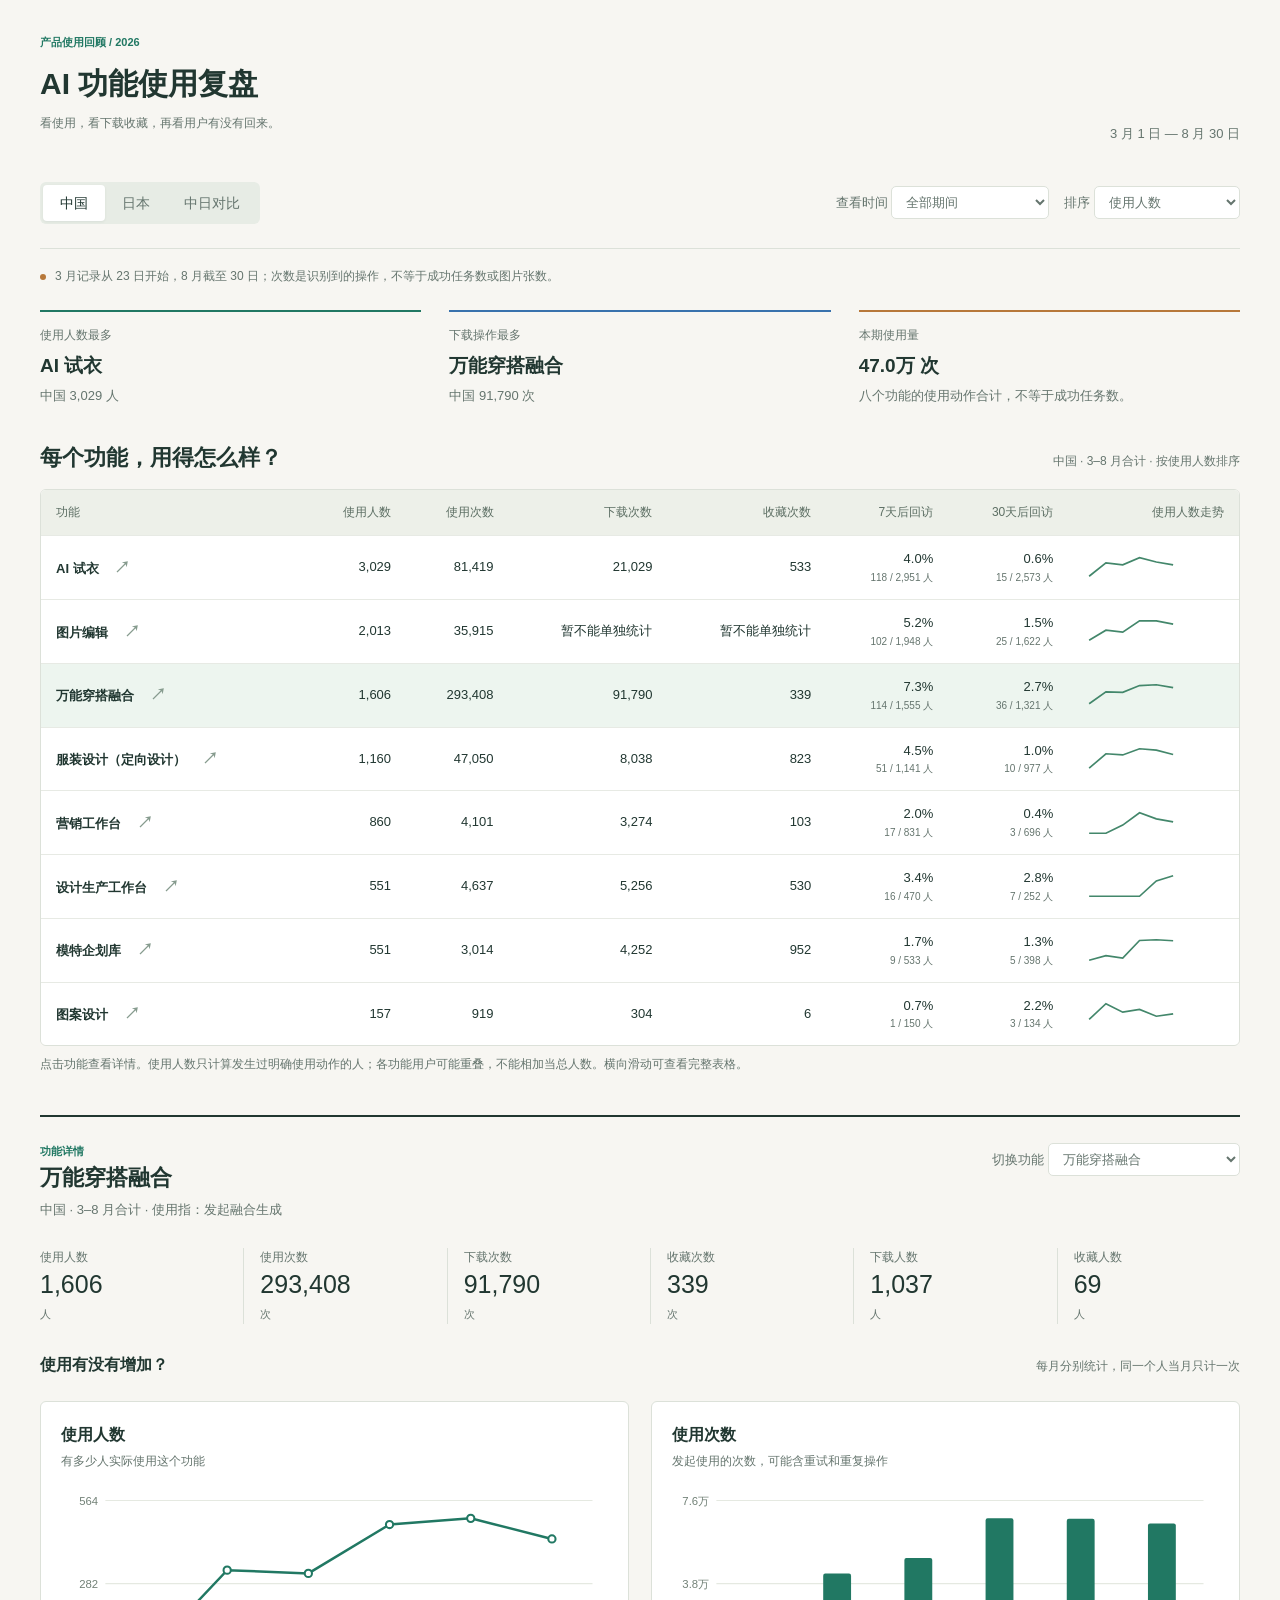
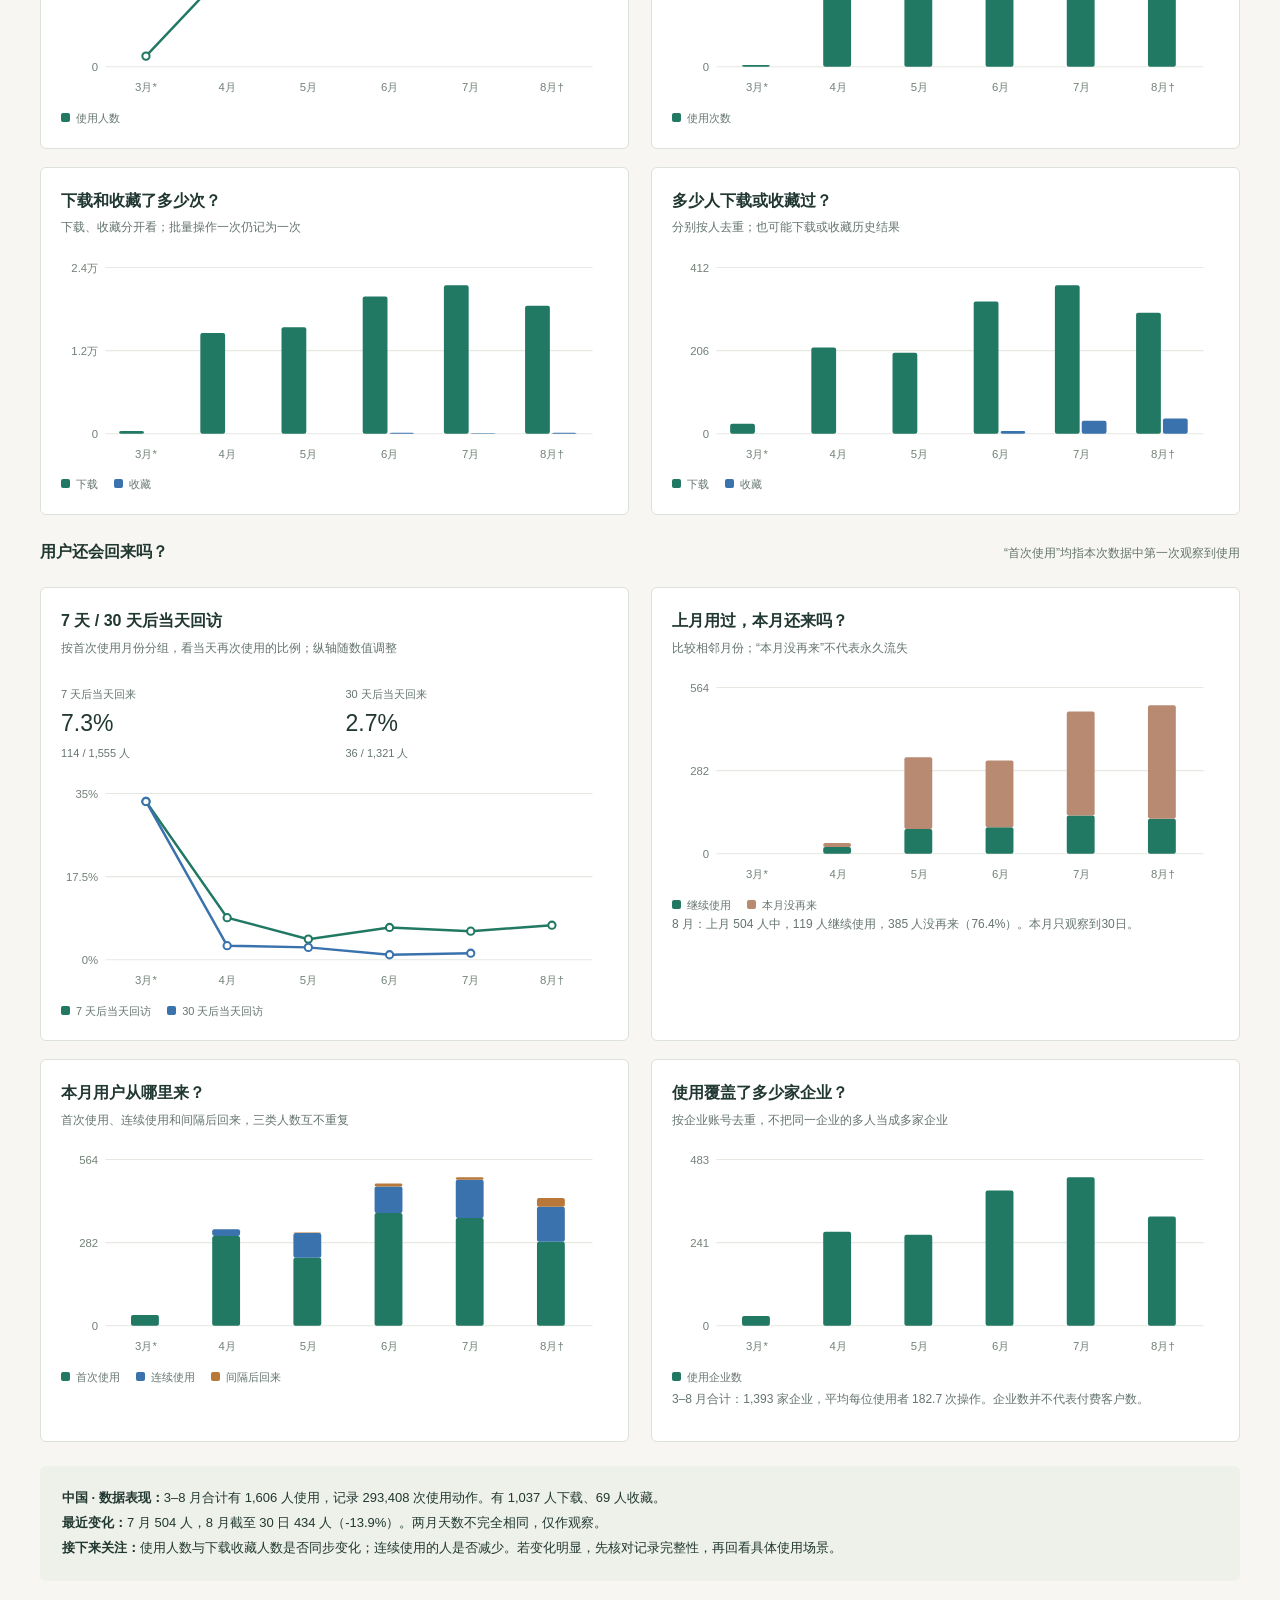
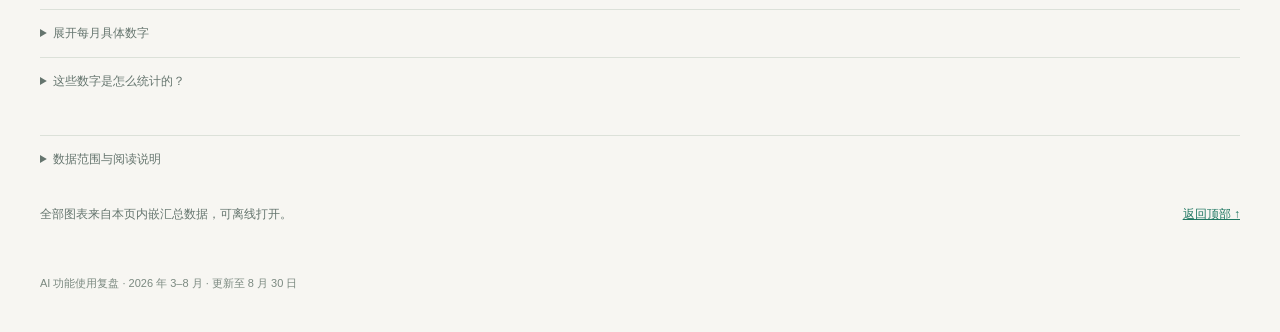
<file: saas-ai-review-interactive.html>
<!doctype html>
<html lang="zh-CN">
<head>
<meta charset="utf-8">
<meta name="viewport" content="width=device-width,initial-scale=1">
<meta name="report-version" content="usage-20260907-v1">
<title>AI 功能使用复盘 · 3–8 月</title>
<style>
:root{--paper:#f7f6f2;--white:#fff;--ink:#213731;--muted:#65756e;--line:#dce1d9;--green:#217863;--blue:#3972ad;--orange:#b7783a;--red:#a45451;--pale:#edf2eb}
*{box-sizing:border-box}body{margin:0;background:var(--paper);color:var(--ink);font-family:"PingFang SC","Microsoft YaHei",sans-serif;font-size:14px;line-height:1.6}button,select{font:inherit;color:inherit}button{cursor:pointer}button:focus-visible,select:focus-visible,a:focus-visible,summary:focus-visible{outline:3px solid #86bbad;outline-offset:3px}a{color:var(--green)}button{border:0}header,main,footer{max-width:1320px;margin:auto;padding:0 40px}header{padding-top:34px;padding-bottom:22px}.eyebrow{font-size:11px;letter-spacing:2px;color:var(--green);font-weight:600}h1{font-size:30px;letter-spacing:-.5px;font-weight:600;margin:8px 0 4px}h2{font-size:22px;margin:0;font-weight:600}h3{font-size:16px;margin:0 0 5px}p{margin:6px 0 12px}.muted{color:var(--muted);font-size:12px}.header-row{display:flex;align-items:flex-end;justify-content:space-between;gap:20px}.period{font-variant-numeric:tabular-nums;color:var(--muted);font-size:13px}.controls{display:flex;flex-wrap:wrap;align-items:center;justify-content:space-between;gap:14px;padding:15px 0 24px;border-bottom:1px solid var(--line)}.segments{display:inline-flex;background:#e7ece5;padding:3px;border-radius:6px}.segments button{padding:7px 17px;background:transparent;border-radius:4px;color:var(--muted)}.segments button[aria-pressed=true]{background:white;color:var(--ink);box-shadow:0 1px 3px #162b2310}.fields{display:flex;align-items:center;flex-wrap:wrap;gap:15px}select{border:1px solid var(--line);background:white;border-radius:5px;padding:7px 30px 7px 10px;max-width:100%}label{color:var(--muted);font-size:13px}.intro{display:flex;align-items:center;gap:9px;margin:18px 0 0;color:var(--muted);font-size:12px}.dot{width:6px;height:6px;border-radius:50%;background:var(--orange);flex-shrink:0}.insights{display:grid;grid-template-columns:repeat(3,1fr);gap:28px;margin:24px 0 30px}.insight{border-top:2px solid var(--green);padding:14px 0 3px}.insight:nth-child(2){border-color:var(--blue)}.insight:nth-child(3){border-color:var(--orange)}.insight small{color:var(--muted);display:block;font-size:12px}.insight strong{font-size:19px;font-weight:600;display:block;margin:5px 0}.insight p{font-size:13px;color:var(--muted);margin:0}.section-head{display:flex;align-items:baseline;justify-content:space-between;gap:15px;margin:28px 0 14px}.scroll{overflow:auto;max-width:100%;border:1px solid var(--line);border-radius:6px}table{width:100%;border-collapse:collapse;background:white;font-size:13px}th,td{padding:13px 15px;border-bottom:1px solid #e7eae4;text-align:right;white-space:nowrap;vertical-align:middle;font-variant-numeric:tabular-nums}th{background:#edf0e9;color:#5c6e63;font-weight:500;font-size:12px}th:first-child,td:first-child{text-align:left}tbody tr:last-child td{border-bottom:0}#overviewTable{min-width:1120px}#overviewRows tr{cursor:pointer}#overviewRows tr:hover{background:#f1f7f2}#overviewRows tr.selected{background:#edf5ef}#overviewRows td:first-child{min-width:200px}td button{background:transparent;padding:0;color:inherit;font-weight:600;text-align:left}td small{font-size:10px;color:var(--muted);display:block}.arrow{color:#869b8e;font-size:16px;padding-left:12px}.mini{width:100px;height:28px;display:block}.table-note{font-size:12px;color:var(--muted);margin:9px 0}.detail{margin-top:40px;padding-top:26px;border-top:2px solid var(--ink);scroll-margin-top:18px}.detail-title{display:flex;align-items:flex-start;justify-content:space-between;gap:20px}.detail-title p{font-size:13px;color:var(--muted);margin:5px 0}.kpis{display:grid;grid-template-columns:repeat(6,1fr);gap:20px;margin:22px 0 28px}.kpi{border-left:1px solid var(--line);padding-left:16px}.kpi:first-child{border:0;padding-left:0}.kpi .label{color:var(--muted);font-size:12px}.kpi strong{display:block;font-size:25px;letter-spacing:-.5px;line-height:1.4;font-weight:500;font-variant-numeric:tabular-nums}.kpi .sub{font-size:11px;color:var(--muted);margin-top:4px}.two{display:grid;grid-template-columns:1fr 1fr;gap:22px;margin:18px 0}.panel{background:white;border:1px solid var(--line);border-radius:6px;padding:20px;min-width:0}.panel p{font-size:12px;color:var(--muted);margin:4px 0 12px}.panel .chart{width:100%;display:block}.legend{display:flex;flex-wrap:wrap;gap:16px;font-size:11px;color:var(--muted);margin:10px 0 0}.legend span:before{content:'';width:9px;height:9px;display:inline-block;background:var(--c);margin-right:6px;border-radius:2px}.chart text{font-family:inherit;fill:#718076;font-size:11px}.empty{height:200px;display:flex;align-items:center;justify-content:center;text-align:center;background:#f6f7f3;color:var(--muted);padding:20px;font-size:13px}.returns{margin-top:24px}.retention-summary{display:flex;gap:22px;padding:12px 0}.retention-summary div{flex:1}.retention-summary strong{display:block;font-size:23px;font-weight:500}.retention-summary small{font-size:11px;color:var(--muted)}details{border-top:1px solid var(--line);padding:14px 0}summary{cursor:pointer;color:var(--muted);font-size:12px}details p,details li{font-size:12px;color:var(--muted);line-height:1.8}.flow-note{padding:12px 16px;background:#eef1e9;color:var(--muted);font-size:12px;border-radius:4px}.observations{margin:24px 0 28px;padding:18px 22px;background:#edf1e9;border-radius:6px}.observations p{margin:4px 0;font-size:13px}#monthDetails th,#monthDetails td{padding:10px 14px}.footlinks{display:flex;justify-content:space-between;gap:15px;margin:22px 0}footer{padding-top:28px;padding-bottom:40px;color:#7b8980;font-size:11px}#compareBlock{display:none}body.compare #compareBlock{display:block}body.compare #singleCharts{display:none}.comparison table{min-width:700px}.warn{color:var(--orange)}.evidence table{font-size:11px}.evidence td{text-align:left;white-space:normal;word-break:break-word;max-width:350px}.evidence th{text-align:left}.linkbutton{padding:0;background:transparent;color:var(--green);text-decoration:underline;font-size:12px}@media(max-width:850px){header,main,footer{padding-left:22px;padding-right:22px}.header-row{align-items:flex-start}.insights{gap:16px}.insight strong{font-size:16px}.kpis{grid-template-columns:repeat(3,1fr);gap:20px}.kpi:nth-child(4){border:0;padding:0}.two{gap:14px}.panel{padding:15px}}@media(max-width:580px){header{padding-top:22px}h1{font-size:25px}.header-row{display:block}.period{margin-top:8px}.controls{align-items:flex-start}.fields{gap:10px}.segments button{padding:7px 13px}.insights{display:block;margin:18px 0}.insight{padding:11px 0;margin-bottom:10px}.insight strong{display:inline;font-size:16px;margin-right:8px}.insight small{display:inline;margin-right:8px}.insight p{margin-top:3px;font-size:12px}.section-head{display:block}.section-head .muted{display:block;margin-top:7px}h2{font-size:20px}.two{grid-template-columns:1fr}.kpis{gap:20px 8px}.kpi{padding-left:10px}.kpi strong{font-size:22px}.kpi .sub{font-size:10px}.detail-title{display:block}.detail-title select{margin-top:12px}.retention-summary{gap:12px}}@media(prefers-reduced-motion:no-preference){button,tbody tr{transition:background .15s}html{scroll-behavior:smooth}}@media print{.controls,.footlinks{display:none}.scroll{overflow:visible}.two{break-inside:avoid}header,main,footer{padding:10px}#overviewTable{min-width:0}th,td{padding:5px;font-size:10px}}
.eyebrow,h1,.kpi strong{letter-spacing:0}
</style>
</head>
<body>
<header><div class="header-row"><div><div class="eyebrow">产品使用回顾 / 2026</div><h1>AI 功能使用复盘</h1><p class="muted">看使用，看下载收藏，再看用户有没有回来。</p></div><div class="period">3 月 1 日 — 8 月 30 日</div></div></header>
<main>
<div class="controls"><div class="segments" aria-label="站点"><button data-site="cn" aria-pressed="true">中国</button><button data-site="jp" aria-pressed="false">日本</button><button data-site="compare" aria-pressed="false">中日对比</button></div><div class="fields"><label>查看时间 <select id="month"><option value="all">全部期间</option><option value="3">3 月 · 不完整</option><option value="4">4 月</option><option value="5">5 月</option><option value="6">6 月</option><option value="7">7 月</option><option value="8">8 月 · 截至 30 日</option></select></label><label>排序 <select id="sort"><option value="users">使用人数</option><option value="use">使用次数</option><option value="download">下载次数</option><option value="collect">收藏次数</option><option value="retention30">30 天后回访率</option></select></label></div></div>
<div class="intro"><span class="dot"></span><span>3 月记录从 23 日开始，8 月截至 30 日；次数是识别到的操作，不等于成功任务数或图片张数。</span></div>
<div class="insights" id="insights" aria-live="polite"></div>
<div class="section-head"><h2>每个功能，用得怎么样？</h2><span class="muted" id="overviewCaption"></span></div>
<div class="scroll"><table id="overviewTable"><thead id="overviewHead"></thead><tbody id="overviewRows"></tbody></table></div>
<p class="table-note">点击功能查看详情。使用人数只计算发生过明确使用动作的人；各功能用户可能重叠，不能相加当总人数。横向滑动可查看完整表格。</p>
<section class="detail" id="detail"><div class="detail-title"><div><div class="eyebrow">功能详情</div><h2 id="featureName"></h2><p id="featureDefinition"></p></div><label>切换功能 <select id="feature"></select></label></div>
<div id="kpis" class="kpis"></div>
<div id="singleCharts">
<div class="section-head"><h3>使用有没有增加？</h3><span class="muted">每月分别统计，同一个人当月只计一次</span></div>
<div class="two"><div class="panel"><h3>使用人数</h3><p>有多少人实际使用这个功能</p><div id="usersChart"></div></div><div class="panel"><h3>使用次数</h3><p>发起使用的次数，可能含重试和重复操作</p><div id="usesChart"></div></div></div>
<div class="two"><div class="panel"><h3>下载和收藏了多少次？</h3><p>下载、收藏分开看；批量操作一次仍记为一次</p><div id="takeChart"></div></div><div class="panel"><h3>多少人下载或收藏过？</h3><p>分别按人去重；也可能下载或收藏历史结果</p><div id="takeUsersChart"></div></div></div>
<div class="section-head returns"><h3>用户还会回来吗？</h3><span class="muted">“首次使用”均指本次数据中第一次观察到使用</span></div>
<div class="two"><div class="panel"><h3>7 天 / 30 天后当天回访</h3><p>按首次使用月份分组，看当天再次使用的比例；纵轴随数值调整</p><div id="retentionSummary" class="retention-summary"></div><div id="retentionChart"></div></div><div class="panel"><h3>上月用过，本月还来吗？</h3><p>比较相邻月份；“本月没再来”不代表永久流失</p><div id="lossChart"></div><div id="lossNote" class="muted"></div></div></div>
<div class="two"><div class="panel"><h3>本月用户从哪里来？</h3><p>首次使用、连续使用和间隔后回来，三类人数互不重复</p><div id="compositionChart"></div></div><div class="panel"><h3>使用覆盖了多少家企业？</h3><p>按企业账号去重，不把同一企业的多人当成多家企业</p><div id="tenantChart"></div><p id="frequency"></p></div></div>
</div>
<div id="compareBlock" class="comparison"><div class="two"><div class="panel"><h3>使用人数 · 中日对比</h3><div id="compareUsers"></div></div><div class="panel"><h3>使用次数 · 中日对比</h3><div id="compareUses"></div></div></div><div class="two"><div class="panel"><h3>下载次数 · 中日对比</h3><div id="compareDownload"></div></div><div class="panel"><h3>收藏次数 · 中日对比</h3><div id="compareCollect"></div></div></div><div class="two"><div class="panel"><h3>7 天后当天回访 · 中日对比</h3><div id="compareR7"></div></div><div class="panel"><h3>30 天后当天回访 · 中日对比</h3><div id="compareR30"></div></div></div><p class="flow-note">两站数据分别展示，不合并用户、不直接平均留存率。使用行为定义相同，但不能仅凭差异判断地区偏好或版本效果。切换中国 / 日本可查看各站未回访人数。</p></div>
<div id="observations" class="observations" aria-live="polite"></div>
<details><summary>展开每月具体数字</summary><div class="scroll"><table id="monthDetails"><thead id="monthHead"></thead><tbody id="monthRows"></tbody></table></div><p class="muted">7/30 天回访括号为“回来人数 / 观察时间足够的人数”。尚未观察足够时间的人不进入分母，不记为流失。</p></details>
<details class="evidence"><summary>这些数字是怎么统计的？</summary><div id="featureEvidence"></div></details>
</section>
<details style="margin-top:30px"><summary>数据范围与阅读说明</summary><p>源文件：lc_tracking-cn-0301-0831.xlsx、lc_tracking-jp-0301-0831.xlsx。此次只统计 2026-03-01 至 2026-08-30，源日期直接取 event_time，不额外假定中日时区。3 月首条记录为 23 日，不能当完整月比较；8 月只有 30 天。</p><p>功能按各自页面与明确动作识别。营销和设计工作台的使用含发送需求；模特库为选用素材；图片编辑为明确生成或执行。工作台内的图片编辑单独计入图片编辑，下载和收藏则按操作发生的功能页面归属，因此不能推出“某次生成对应多少次下载”。</p><p>只合并源 ID 相同且解码后事件 ID、用户、日期及动作相同的记录；其他重复点击、自动记录是否对应同一次真实操作，原数据不足以全部区分。下载不含分享，收藏不含取消收藏。下载收藏可能来自历史结果，因此下载人数不一定小于当月发起使用的人数。不同功能的使用次数定义不完全相同，人均次数主要用于观察同一功能变化。</p><p>7 天 / 30 天留存沿用当天回访：首次使用日为起点，第 7 / 30 个自然日当天再使用才计入。分母分别纳入观察时间足够的用户。最后可观察首次使用日期为 8 月 23 日 / 7 月 31 日；8 月首次使用用户的 30 天回访尚未成熟。没在第 30 天回来，不等于整个月没来。</p><p>“本月没再来”＝上月使用、本月没有使用记录的人；月末尚不完整时尤其不能认定永久流失。新用户是首次观察使用这个功能的人，不等于新注册用户。企业数按 tenant_id 统计；上游已过滤部分租户，但名单用途与完整性未核实。</p><p>套图、内衣、并发生成、指令复用、批量去底等改进项，不共用主功能曲线冒充独立统计。本页不推断收入、成本或版本导致的增量，也不把下载次数除以任务点击次数叫作“结果使用率”。</p><div id="quality"></div></details>
<div class="footlinks"><span class="muted">全部图表来自本页内嵌汇总数据，可离线打开。</span><button class="linkbutton" id="backTop">返回顶部 ↑</button></div>
</main><footer>AI 功能使用复盘 · 2026 年 3–8 月 · 更新至 8 月 30 日</footer>
<script>
const DATA={"cn":{"site":"cn","period":["2026-03-01","2026-08-30"],"features":{"marketing":{"name":"营销工作台","definition":"发送需求或发起任务","monthly":[{"month":3,"new":0,"continued":0,"reactivated":0,"not_returned":null,"previous_users":null,"retention7":{"eligible":0,"returned":0,"rate":null},"retention30":{"eligible":0,"returned":0,"rate":null},"use":{"count":0,"users":0,"tenants":0},"download":{"count":0,"users":0,"tenants":0},"collect":{"count":0,"users":0,"tenants":0}},{"month":4,"new":0,"continued":0,"reactivated":0,"not_returned":0,"previous_users":0,"retention7":{"eligible":0,"returned":0,"rate":null},"retention30":{"eligible":0,"returned":0,"rate":null},"use":{"count":0,"users":0,"tenants":0},"download":{"count":0,"users":0,"tenants":0},"collect":{"count":0,"users":0,"tenants":0}},{"month":5,"new":144,"continued":0,"reactivated":0,"not_returned":0,"previous_users":0,"retention7":{"eligible":144,"returned":6,"rate":0.041666666666666664},"retention30":{"eligible":144,"returned":1,"rate":0.006944444444444444},"use":{"count":373,"users":144,"tenants":130},"download":{"count":117,"users":36,"tenants":36},"collect":{"count":12,"users":6,"tenants":6}},{"month":6,"new":342,"continued":21,"reactivated":0,"not_returned":123,"previous_users":144,"retention7":{"eligible":342,"returned":5,"rate":0.014619883040935672},"retention30":{"eligible":342,"returned":0,"rate":0.0},"use":{"count":1645,"users":363,"tenants":339},"download":{"count":982,"users":136,"tenants":132},"collect":{"count":40,"users":9,"tenants":9}},{"month":7,"new":210,"continued":40,"reactivated":5,"not_returned":323,"previous_users":363,"retention7":{"eligible":210,"returned":4,"rate":0.01904761904761905},"retention30":{"eligible":210,"returned":2,"rate":0.009523809523809525},"use":{"count":1142,"users":255,"tenants":242},"download":{"count":1260,"users":128,"tenants":122},"collect":{"count":21,"users":13,"tenants":12}},{"month":8,"new":164,"continued":25,"reactivated":12,"not_returned":230,"previous_users":255,"retention7":{"eligible":135,"returned":2,"rate":0.014814814814814815},"retention30":{"eligible":0,"returned":0,"rate":null},"use":{"count":941,"users":201,"tenants":191},"download":{"count":915,"users":95,"tenants":94},"collect":{"count":30,"users":10,"tenants":10}}],"total":{"use":{"count":4101,"users":860,"tenants":805},"download":{"count":3274,"users":355,"tenants":342},"collect":{"count":103,"users":37,"tenants":36},"retention7":{"eligible":831,"returned":17,"rate":0.02045728038507822},"retention30":{"eligible":696,"returned":3,"rate":0.004310344827586207}},"evidence":[{"action":"use","event":"marketing:welcome_send","count":1985},{"action":"use","event":"marketing:agent_turn_user","count":1854},{"action":"collect","event":"collection","count":90},{"action":"download","event":"canvas_toolbar_action","count":1906},{"action":"use","event":"start-task","count":250},{"action":"download","event":"download","count":635},{"action":"download","event":"download-jpg","count":411},{"action":"download","event":"download-mp4-*","count":10},{"action":"download","event":"download-png","count":120},{"action":"download","event":"download-mp4","count":57},{"action":"download","event":"download-jpg-*","count":95},{"action":"download","event":"download-avif-*","count":1},{"action":"collect","event":"collection-*","count":13},{"action":"download","event":"download-png-*","count":20},{"action":"download","event":"marketing:download_case","count":11},{"action":"download","event":"download-avif","count":8},{"action":"use","event":"generate_click","count":12}],"paths":[],"download_supported":true,"collect_supported":true},"design":{"name":"设计生产工作台","definition":"发送需求或发起任务","monthly":[{"month":3,"new":0,"continued":0,"reactivated":0,"not_returned":null,"previous_users":null,"retention7":{"eligible":0,"returned":0,"rate":null},"retention30":{"eligible":0,"returned":0,"rate":null},"use":{"count":0,"users":0,"tenants":0},"download":{"count":0,"users":0,"tenants":0},"collect":{"count":0,"users":0,"tenants":0}},{"month":4,"new":0,"continued":0,"reactivated":0,"not_returned":0,"previous_users":0,"retention7":{"eligible":0,"returned":0,"rate":null},"retention30":{"eligible":0,"returned":0,"rate":null},"use":{"count":0,"users":0,"tenants":0},"download":{"count":0,"users":0,"tenants":0},"collect":{"count":0,"users":0,"tenants":0}},{"month":5,"new":0,"continued":0,"reactivated":0,"not_returned":0,"previous_users":0,"retention7":{"eligible":0,"returned":0,"rate":null},"retention30":{"eligible":0,"returned":0,"rate":null},"use":{"count":0,"users":0,"tenants":0},"download":{"count":0,"users":0,"tenants":0},"collect":{"count":0,"users":0,"tenants":0}},{"month":6,"new":0,"continued":0,"reactivated":0,"not_returned":0,"previous_users":0,"retention7":{"eligible":0,"returned":0,"rate":null},"retention30":{"eligible":0,"returned":0,"rate":null},"use":{"count":0,"users":0,"tenants":0},"download":{"count":0,"users":0,"tenants":0},"collect":{"count":0,"users":0,"tenants":0}},{"month":7,"new":252,"continued":0,"reactivated":0,"not_returned":0,"previous_users":0,"retention7":{"eligible":252,"returned":11,"rate":0.04365079365079365},"retention30":{"eligible":252,"returned":7,"rate":0.027777777777777776},"use":{"count":1492,"users":252,"tenants":233},"download":{"count":2225,"users":201,"tenants":184},"collect":{"count":375,"users":24,"tenants":23}},{"month":8,"new":299,"continued":38,"reactivated":0,"not_returned":214,"previous_users":252,"retention7":{"eligible":218,"returned":5,"rate":0.022935779816513763},"retention30":{"eligible":0,"returned":0,"rate":null},"use":{"count":3145,"users":337,"tenants":274},"download":{"count":3031,"users":204,"tenants":172},"collect":{"count":155,"users":38,"tenants":33}}],"total":{"use":{"count":4637,"users":551,"tenants":475},"download":{"count":5256,"users":372,"tenants":332},"collect":{"count":530,"users":59,"tenants":52},"retention7":{"eligible":470,"returned":16,"rate":0.03404255319148936},"retention30":{"eligible":252,"returned":7,"rate":0.027777777777777776}},"evidence":[{"action":"use","event":"start-task","count":2046},{"action":"download","event":"canvas_toolbar_action","count":4371},{"action":"use","event":"start_task_click","count":1595},{"action":"collect","event":"collection","count":530},{"action":"use","event":"designproduction:agent_turn_user","count":758},{"action":"download","event":"download","count":456},{"action":"download","event":"download-jpg","count":279},{"action":"download","event":"download-png","count":142},{"action":"download","event":"download-avif","count":8},{"action":"use","event":"generate_click","count":238}],"paths":[],"download_supported":true,"collect_supported":true},"tryon":{"name":"AI 试衣","definition":"发起试衣生成","monthly":[{"month":3,"new":88,"continued":0,"reactivated":0,"not_returned":null,"previous_users":null,"retention7":{"eligible":88,"returned":13,"rate":0.14772727272727273},"retention30":{"eligible":88,"returned":7,"rate":0.07954545454545454},"use":{"count":971,"users":88,"tenants":82},"download":{"count":325,"users":51,"tenants":47},"collect":{"count":4,"users":1,"tenants":1}},{"month":4,"new":625,"continued":49,"reactivated":0,"not_returned":39,"previous_users":88,"retention7":{"eligible":625,"returned":24,"rate":0.0384},"retention30":{"eligible":625,"returned":2,"rate":0.0032},"use":{"count":14424,"users":674,"tenants":632},"download":{"count":5029,"users":336,"tenants":306},"collect":{"count":121,"users":16,"tenants":15}},{"month":5,"new":503,"continued":87,"reactivated":2,"not_returned":587,"previous_users":674,"retention7":{"eligible":503,"returned":21,"rate":0.041749502982107355},"retention30":{"eligible":503,"returned":1,"rate":0.0019880715705765406},"use":{"count":10660,"users":592,"tenants":560},"download":{"count":3966,"users":315,"tenants":290},"collect":{"count":135,"users":10,"tenants":9}},{"month":6,"new":780,"continued":104,"reactivated":18,"not_returned":488,"previous_users":592,"retention7":{"eligible":780,"returned":27,"rate":0.03461538461538462},"retention30":{"eligible":780,"returned":5,"rate":0.00641025641025641},"use":{"count":22839,"users":902,"tenants":857},"download":{"count":5014,"users":476,"tenants":457},"collect":{"count":121,"users":18,"tenants":18}},{"month":7,"new":577,"continued":122,"reactivated":16,"not_returned":780,"previous_users":902,"retention7":{"eligible":577,"returned":18,"rate":0.03119584055459272},"retention30":{"eligible":577,"returned":0,"rate":0.0},"use":{"count":17892,"users":715,"tenants":684},"download":{"count":3960,"users":402,"tenants":381},"collect":{"count":52,"users":25,"tenants":23}},{"month":8,"new":456,"continued":94,"reactivated":39,"not_returned":621,"previous_users":715,"retention7":{"eligible":378,"returned":15,"rate":0.03968253968253968},"retention30":{"eligible":0,"returned":0,"rate":null},"use":{"count":14633,"users":589,"tenants":561},"download":{"count":2735,"users":283,"tenants":263},"collect":{"count":100,"users":26,"tenants":24}}],"total":{"use":{"count":81419,"users":3029,"tenants":2909},"download":{"count":21029,"users":1559,"tenants":1482},"collect":{"count":533,"users":85,"tenants":76},"retention7":{"eligible":2951,"returned":118,"rate":0.039986445272788884},"retention30":{"eligible":2573,"returned":15,"rate":0.0058297706956859695}},"evidence":[{"action":"use","event":"start-task","count":54958},{"action":"use","event":"start_task_click","count":26080},{"action":"download","event":"download-jpg","count":6338},{"action":"download","event":"download-png","count":4612},{"action":"collect","event":"collection","count":271},{"action":"download","event":"download-jpg-*","count":6537},{"action":"download","event":"download-png-*","count":3494},{"action":"download","event":"download-avif-*","count":24},{"action":"collect","event":"collection-*","count":262},{"action":"download","event":"download-avif","count":24},{"action":"use","event":"generate_click","count":381}],"paths":[],"download_supported":true,"collect_supported":true},"fusion":{"name":"万能穿搭融合","definition":"发起融合生成","monthly":[{"month":3,"new":36,"continued":0,"reactivated":0,"not_returned":null,"previous_users":null,"retention7":{"eligible":36,"returned":12,"rate":0.3333333333333333},"retention30":{"eligible":36,"returned":12,"rate":0.3333333333333333},"use":{"count":773,"users":36,"tenants":28},"download":{"count":388,"users":25,"tenants":19},"collect":{"count":0,"users":0,"tenants":0}},{"month":4,"new":305,"continued":23,"reactivated":0,"not_returned":13,"previous_users":36,"retention7":{"eligible":305,"returned":27,"rate":0.08852459016393442},"retention30":{"eligible":305,"returned":9,"rate":0.029508196721311476},"use":{"count":42475,"users":328,"tenants":273},"download":{"count":14831,"users":214,"tenants":171},"collect":{"count":0,"users":0,"tenants":0}},{"month":5,"new":231,"continued":84,"reactivated":2,"not_returned":244,"previous_users":328,"retention7":{"eligible":231,"returned":10,"rate":0.04329004329004329},"retention30":{"eligible":231,"returned":6,"rate":0.025974025974025976},"use":{"count":49630,"users":317,"tenants":264},"download":{"count":15670,"users":201,"tenants":156},"collect":{"count":0,"users":0,"tenants":0}},{"month":6,"new":383,"continued":90,"reactivated":10,"not_returned":227,"previous_users":317,"retention7":{"eligible":383,"returned":26,"rate":0.06788511749347259},"retention30":{"eligible":383,"returned":4,"rate":0.010443864229765013},"use":{"count":67690,"users":483,"tenants":393},"download":{"count":20218,"users":328,"tenants":250},"collect":{"count":131,"users":7,"tenants":7}},{"month":7,"new":366,"continued":130,"reactivated":8,"not_returned":353,"previous_users":483,"retention7":{"eligible":366,"returned":22,"rate":0.060109289617486336},"retention30":{"eligible":366,"returned":5,"rate":0.01366120218579235},"use":{"count":67476,"users":504,"tenants":431},"download":{"count":21848,"users":368,"tenants":302},"collect":{"count":64,"users":32,"tenants":28}},{"month":8,"new":285,"continued":119,"reactivated":30,"not_returned":385,"previous_users":504,"retention7":{"eligible":234,"returned":17,"rate":0.07264957264957266},"retention30":{"eligible":0,"returned":0,"rate":null},"use":{"count":65364,"users":434,"tenants":317},"download":{"count":18835,"users":300,"tenants":205},"collect":{"count":144,"users":38,"tenants":28}}],"total":{"use":{"count":293408,"users":1606,"tenants":1393},"download":{"count":91790,"users":1037,"tenants":874},"collect":{"count":339,"users":69,"tenants":55},"retention7":{"eligible":1555,"returned":114,"rate":0.07331189710610933},"retention30":{"eligible":1321,"returned":36,"rate":0.02725208175624527}},"evidence":[{"action":"use","event":"integration-one-click","count":79699},{"action":"use","event":"start-task","count":211146},{"action":"download","event":"download-jpg","count":38854},{"action":"download","event":"download-png","count":19223},{"action":"download","event":"download-jpg-*","count":19585},{"action":"collect","event":"collection","count":339},{"action":"download","event":"download-png-*","count":13631},{"action":"download","event":"download-avif-*","count":72},{"action":"download","event":"download-avif","count":123},{"action":"download","event":"multi-toolbar-download-png-single","count":132},{"action":"download","event":"multi-toolbar-download-jpg-single","count":56},{"action":"download","event":"download-image","count":90},{"action":"download","event":"multi-toolbar-download-png-zip","count":1},{"action":"download","event":"multi-toolbar-download-jpg-zip","count":23},{"action":"use","event":"generate_click","count":2563}],"paths":[],"download_supported":true,"collect_supported":true},"garment":{"name":"服装设计（定向设计）","definition":"定向设计页面发起生成","monthly":[{"month":3,"new":17,"continued":0,"reactivated":0,"not_returned":null,"previous_users":null,"retention7":{"eligible":17,"returned":0,"rate":0.0},"retention30":{"eligible":17,"returned":2,"rate":0.11764705882352941},"use":{"count":98,"users":17,"tenants":17},"download":{"count":35,"users":12,"tenants":12},"collect":{"count":0,"users":0,"tenants":0}},{"month":4,"new":245,"continued":5,"reactivated":0,"not_returned":12,"previous_users":17,"retention7":{"eligible":245,"returned":11,"rate":0.044897959183673466},"retention30":{"eligible":245,"returned":4,"rate":0.0163265306122449},"use":{"count":4179,"users":250,"tenants":227},"download":{"count":1153,"users":137,"tenants":118},"collect":{"count":0,"users":0,"tenants":0}},{"month":5,"new":190,"continued":39,"reactivated":2,"not_returned":211,"previous_users":250,"retention7":{"eligible":190,"returned":10,"rate":0.05263157894736842},"retention30":{"eligible":190,"returned":1,"rate":0.005263157894736842},"use":{"count":5225,"users":231,"tenants":211},"download":{"count":1663,"users":122,"tenants":111},"collect":{"count":0,"users":0,"tenants":0}},{"month":6,"new":278,"continued":41,"reactivated":12,"not_returned":190,"previous_users":231,"retention7":{"eligible":278,"returned":12,"rate":0.04316546762589928},"retention30":{"eligible":278,"returned":3,"rate":0.01079136690647482},"use":{"count":18025,"users":331,"tenants":296},"download":{"count":2106,"users":178,"tenants":154},"collect":{"count":655,"users":2,"tenants":2}},{"month":7,"new":247,"continued":50,"reactivated":11,"not_returned":281,"previous_users":331,"retention7":{"eligible":247,"returned":10,"rate":0.04048582995951417},"retention30":{"eligible":247,"returned":0,"rate":0.0},"use":{"count":14935,"users":308,"tenants":289},"download":{"count":1518,"users":169,"tenants":154},"collect":{"count":143,"users":16,"tenants":15}},{"month":8,"new":183,"continued":39,"reactivated":16,"not_returned":269,"previous_users":308,"retention7":{"eligible":164,"returned":8,"rate":0.04878048780487805},"retention30":{"eligible":0,"returned":0,"rate":null},"use":{"count":4588,"users":238,"tenants":226},"download":{"count":1563,"users":118,"tenants":107},"collect":{"count":25,"users":17,"tenants":18}}],"total":{"use":{"count":47050,"users":1160,"tenants":1083},"download":{"count":8038,"users":598,"tenants":543},"collect":{"count":823,"users":33,"tenants":33},"retention7":{"eligible":1141,"returned":51,"rate":0.044697633654688866},"retention30":{"eligible":977,"returned":10,"rate":0.01023541453428864}},"evidence":[{"action":"use","event":"start-task","count":46672},{"action":"download","event":"download-jpg","count":3326},{"action":"collect","event":"collection","count":823},{"action":"download","event":"download-jpg-*","count":1322},{"action":"download","event":"download-png","count":1770},{"action":"download","event":"download-png-*","count":1577},{"action":"download","event":"download-avif-*","count":10},{"action":"download","event":"download-avif","count":11},{"action":"download","event":"download-image","count":22},{"action":"use","event":"generate_click","count":378}],"paths":[],"download_supported":true,"collect_supported":true},"pattern":{"name":"图案设计","definition":"图案设计页面发起生成","monthly":[{"month":3,"new":12,"continued":0,"reactivated":0,"not_returned":null,"previous_users":null,"retention7":{"eligible":12,"returned":0,"rate":0.0},"retention30":{"eligible":12,"returned":0,"rate":0.0},"use":{"count":74,"users":12,"tenants":12},"download":{"count":38,"users":4,"tenants":4},"collect":{"count":0,"users":0,"tenants":0}},{"month":4,"new":46,"continued":5,"reactivated":0,"not_returned":7,"previous_users":12,"retention7":{"eligible":46,"returned":0,"rate":0.0},"retention30":{"eligible":46,"returned":2,"rate":0.043478260869565216},"use":{"count":264,"users":51,"tenants":46},"download":{"count":81,"users":20,"tenants":19},"collect":{"count":2,"users":2,"tenants":2}},{"month":5,"new":24,"continued":6,"reactivated":0,"not_returned":45,"previous_users":51,"retention7":{"eligible":24,"returned":0,"rate":0.0},"retention30":{"eligible":24,"returned":0,"rate":0.0},"use":{"count":204,"users":30,"tenants":27},"download":{"count":57,"users":12,"tenants":12},"collect":{"count":0,"users":0,"tenants":0}},{"month":6,"new":33,"continued":3,"reactivated":1,"not_returned":27,"previous_users":30,"retention7":{"eligible":33,"returned":0,"rate":0.0},"retention30":{"eligible":33,"returned":0,"rate":0.0},"use":{"count":205,"users":37,"tenants":35},"download":{"count":45,"users":14,"tenants":13},"collect":{"count":0,"users":0,"tenants":0}},{"month":7,"new":19,"continued":0,"reactivated":1,"not_returned":37,"previous_users":37,"retention7":{"eligible":19,"returned":1,"rate":0.05263157894736842},"retention30":{"eligible":19,"returned":1,"rate":0.05263157894736842},"use":{"count":71,"users":20,"tenants":19},"download":{"count":56,"users":11,"tenants":11},"collect":{"count":0,"users":0,"tenants":0}},{"month":8,"new":23,"continued":2,"reactivated":1,"not_returned":18,"previous_users":20,"retention7":{"eligible":16,"returned":0,"rate":0.0},"retention30":{"eligible":0,"returned":0,"rate":null},"use":{"count":101,"users":26,"tenants":25},"download":{"count":27,"users":13,"tenants":13},"collect":{"count":4,"users":2,"tenants":2}}],"total":{"use":{"count":919,"users":157,"tenants":145},"download":{"count":304,"users":61,"tenants":59},"collect":{"count":6,"users":4,"tenants":4},"retention7":{"eligible":150,"returned":1,"rate":0.006666666666666667},"retention30":{"eligible":134,"returned":3,"rate":0.022388059701492536}},"evidence":[{"action":"use","event":"start-task","count":906},{"action":"download","event":"download-png-*","count":105},{"action":"download","event":"download-jpg-*","count":70},{"action":"download","event":"download-jpg","count":78},{"action":"download","event":"download-avif-*","count":1},{"action":"collect","event":"collection-*","count":2},{"action":"download","event":"download-png","count":49},{"action":"collect","event":"collection","count":4},{"action":"use","event":"generate_click","count":13},{"action":"download","event":"download-avif","count":1}],"paths":[],"download_supported":true,"collect_supported":true},"model":{"name":"模特企划库","definition":"选用模特素材","monthly":[{"month":3,"new":0,"continued":0,"reactivated":0,"not_returned":null,"previous_users":null,"retention7":{"eligible":0,"returned":0,"rate":null},"retention30":{"eligible":0,"returned":0,"rate":null},"use":{"count":0,"users":0,"tenants":0},"download":{"count":30,"users":12,"tenants":10},"collect":{"count":14,"users":2,"tenants":2}},{"month":4,"new":41,"continued":0,"reactivated":0,"not_returned":0,"previous_users":0,"retention7":{"eligible":41,"returned":1,"rate":0.024390243902439025},"retention30":{"eligible":41,"returned":0,"rate":0.0},"use":{"count":155,"users":41,"tenants":40},"download":{"count":1111,"users":154,"tenants":142},"collect":{"count":174,"users":30,"tenants":29}},{"month":5,"new":17,"continued":2,"reactivated":0,"not_returned":39,"previous_users":41,"retention7":{"eligible":17,"returned":0,"rate":0.0},"retention30":{"eligible":17,"returned":0,"rate":0.0},"use":{"count":57,"users":19,"tenants":19},"download":{"count":937,"users":112,"tenants":100},"collect":{"count":262,"users":15,"tenants":15}},{"month":6,"new":172,"continued":3,"reactivated":2,"not_returned":16,"previous_users":19,"retention7":{"eligible":172,"returned":4,"rate":0.023255813953488372},"retention30":{"eligible":172,"returned":3,"rate":0.01744186046511628},"use":{"count":803,"users":177,"tenants":163},"download":{"count":795,"users":142,"tenants":137},"collect":{"count":208,"users":34,"tenants":31}},{"month":7,"new":168,"continued":15,"reactivated":1,"not_returned":162,"previous_users":177,"retention7":{"eligible":168,"returned":3,"rate":0.017857142857142856},"retention30":{"eligible":168,"returned":2,"rate":0.011904761904761904},"use":{"count":970,"users":184,"tenants":166},"download":{"count":719,"users":138,"tenants":124},"collect":{"count":148,"users":42,"tenants":42}},{"month":8,"new":153,"continued":20,"reactivated":2,"not_returned":164,"previous_users":184,"retention7":{"eligible":135,"returned":1,"rate":0.007407407407407408},"retention30":{"eligible":0,"returned":0,"rate":null},"use":{"count":1029,"users":175,"tenants":165},"download":{"count":660,"users":110,"tenants":105},"collect":{"count":146,"users":30,"tenants":30}}],"total":{"use":{"count":3014,"users":551,"tenants":512},"download":{"count":4252,"users":584,"tenants":544},"collect":{"count":952,"users":143,"tenants":140},"retention7":{"eligible":533,"returned":9,"rate":0.016885553470919325},"retention30":{"eligible":398,"returned":5,"rate":0.01256281407035176}},"evidence":[{"action":"use","event":"library-use","count":735},{"action":"download","event":"download-png","count":859},{"action":"download","event":"download-jpg","count":1197},{"action":"use","event":"use-image","count":2065},{"action":"collect","event":"collection","count":493},{"action":"collect","event":"collection-*","count":459},{"action":"download","event":"download-jpg-*","count":1585},{"action":"download","event":"download-png-*","count":591},{"action":"use","event":"select-images-model","count":110},{"action":"use","event":"select-images-model-system","count":104},{"action":"download","event":"download-avif-*","count":10},{"action":"download","event":"download-avif","count":10}],"paths":[],"download_supported":true,"collect_supported":true},"editor":{"name":"图片编辑","definition":"明确点击生成或执行编辑","monthly":[{"month":3,"new":33,"continued":0,"reactivated":0,"not_returned":null,"previous_users":null,"retention7":{"eligible":33,"returned":4,"rate":0.12121212121212122},"retention30":{"eligible":33,"returned":3,"rate":0.09090909090909091},"use":{"count":108,"users":33,"tenants":29},"download":{"count":0,"users":0,"tenants":0},"collect":{"count":0,"users":0,"tenants":0}},{"month":4,"new":327,"continued":16,"reactivated":0,"not_returned":17,"previous_users":33,"retention7":{"eligible":327,"returned":12,"rate":0.03669724770642202},"retention30":{"eligible":327,"returned":7,"rate":0.021406727828746176},"use":{"count":2362,"users":343,"tenants":298},"download":{"count":0,"users":0,"tenants":0},"collect":{"count":0,"users":0,"tenants":0}},{"month":5,"new":218,"continued":64,"reactivated":1,"not_returned":279,"previous_users":343,"retention7":{"eligible":218,"returned":7,"rate":0.03211009174311927},"retention30":{"eligible":218,"returned":6,"rate":0.027522935779816515},"use":{"count":1999,"users":283,"tenants":247},"download":{"count":0,"users":0,"tenants":0},"collect":{"count":0,"users":0,"tenants":0}},{"month":6,"new":547,"continued":74,"reactivated":17,"not_returned":209,"previous_users":283,"retention7":{"eligible":547,"returned":16,"rate":0.029250457038391225},"retention30":{"eligible":547,"returned":5,"rate":0.009140767824497258},"use":{"count":8300,"users":638,"tenants":540},"download":{"count":0,"users":0,"tenants":0},"collect":{"count":0,"users":0,"tenants":0}},{"month":7,"new":497,"continued":125,"reactivated":12,"not_returned":513,"previous_users":638,"retention7":{"eligible":497,"returned":15,"rate":0.030181086519114688},"retention30":{"eligible":497,"returned":4,"rate":0.008048289738430584},"use":{"count":10414,"users":634,"tenants":561},"download":{"count":0,"users":0,"tenants":0},"collect":{"count":0,"users":0,"tenants":0}},{"month":8,"new":391,"continued":105,"reactivated":36,"not_returned":529,"previous_users":634,"retention7":{"eligible":326,"returned":48,"rate":0.147239263803681},"retention30":{"eligible":0,"returned":0,"rate":null},"use":{"count":12732,"users":532,"tenants":456},"download":{"count":0,"users":0,"tenants":0},"collect":{"count":0,"users":0,"tenants":0}}],"total":{"use":{"count":35915,"users":2013,"tenants":1832},"download":{"count":0,"users":0,"tenants":0},"collect":{"count":0,"users":0,"tenants":0},"retention7":{"eligible":1948,"returned":102,"rate":0.052361396303901436},"retention30":{"eligible":1622,"returned":25,"rate":0.015413070283600493}},"evidence":[{"action":"use","event":"canvas_image_editor_action","count":23447},{"action":"use","event":"editor-mask-save","count":10657},{"action":"use","event":"laboratory-extract-image-button","count":1161},{"action":"use","event":"element-mask-action-confirm","count":650}],"paths":[],"download_supported":false,"collect_supported":false}},"quality":{"in_period_rows":6293393,"unassigned_candidate_events":179047,"duplicate_action_rows":37215},"days":{"22":137,"23":9,"29":1300,"30":34920,"31":31775,"32":31616,"33":37683,"34":12537,"35":4362,"36":12855,"37":33476,"38":41269,"39":47279,"40":38015,"41":16261,"42":8069,"43":43256,"44":41742,"45":42306,"46":47646,"47":41075,"48":20716,"49":9894,"50":39600,"51":42240,"52":46225,"53":40355,"54":37592,"55":18124,"56":6929,"57":36457,"58":40295,"59":41332,"60":30491,"61":6467,"62":5032,"63":6760,"64":10725,"65":16185,"66":32694,"67":37335,"68":40122,"69":34194,"70":5847,"71":47278,"72":52012,"73":52147,"74":41007,"75":47020,"76":22873,"77":9196,"78":46494,"79":56141,"80":55620,"81":56468,"82":44321,"83":21856,"84":6669,"85":44949,"86":49523,"87":48086,"88":44809,"89":36540,"90":16946,"91":6986,"92":44550,"93":44752,"94":62259,"95":50473,"96":48342,"97":17817,"98":9771,"99":42445,"100":48831,"101":66651,"102":117656,"103":104002,"104":44572,"105":16202,"106":102336,"107":112964,"108":104717,"109":47187,"110":8262,"111":15771,"112":17247,"113":53090,"114":56742,"115":59415,"116":65851,"117":66936,"118":33208,"119":10505,"120":59411,"121":58307,"122":54635,"123":50687,"124":43624,"125":28881,"126":24926,"127":57897,"128":55685,"129":57759,"130":54050,"131":44135,"132":58310,"133":5369,"134":54897,"135":64508,"136":63685,"137":52046,"138":53729,"139":25266,"140":48563,"141":120813,"142":51980,"143":54859,"144":372,"145":46427,"146":18414,"147":7562,"148":60084,"149":47650,"150":71241,"151":48485,"152":47152,"153":17316,"154":9962,"155":40509,"156":53224,"157":43194,"158":57672,"159":43978,"160":17107,"161":9655,"162":40497,"163":50268,"164":53590,"165":49120,"166":52153,"167":44006,"168":36667,"169":43954,"170":57341,"171":65005,"172":56905,"173":54517,"174":59503,"175":34766,"176":42340,"177":44267,"178":47430,"179":47103,"180":47484,"181":21705,"182":8052},"source_sha256":"9716fbe99918dd4e46403c2e14fd8fe4c53208663fed53595b8537739322b422","elapsed_seconds":371.1},"jp":{"site":"jp","period":["2026-03-01","2026-08-30"],"features":{"marketing":{"name":"营销工作台","definition":"发送需求或发起任务","monthly":[{"month":3,"new":0,"continued":0,"reactivated":0,"not_returned":null,"previous_users":null,"retention7":{"eligible":0,"returned":0,"rate":null},"retention30":{"eligible":0,"returned":0,"rate":null},"use":{"count":0,"users":0,"tenants":0},"download":{"count":0,"users":0,"tenants":0},"collect":{"count":0,"users":0,"tenants":0}},{"month":4,"new":0,"continued":0,"reactivated":0,"not_returned":0,"previous_users":0,"retention7":{"eligible":0,"returned":0,"rate":null},"retention30":{"eligible":0,"returned":0,"rate":null},"use":{"count":0,"users":0,"tenants":0},"download":{"count":0,"users":0,"tenants":0},"collect":{"count":0,"users":0,"tenants":0}},{"month":5,"new":35,"continued":0,"reactivated":0,"not_returned":0,"previous_users":0,"retention7":{"eligible":35,"returned":0,"rate":0.0},"retention30":{"eligible":35,"returned":1,"rate":0.02857142857142857},"use":{"count":62,"users":35,"tenants":34},"download":{"count":21,"users":7,"tenants":7},"collect":{"count":0,"users":0,"tenants":0}},{"month":6,"new":26,"continued":7,"reactivated":0,"not_returned":28,"previous_users":35,"retention7":{"eligible":26,"returned":0,"rate":0.0},"retention30":{"eligible":26,"returned":0,"rate":0.0},"use":{"count":210,"users":33,"tenants":31},"download":{"count":167,"users":14,"tenants":13},"collect":{"count":3,"users":2,"tenants":2}},{"month":7,"new":19,"continued":8,"reactivated":2,"not_returned":25,"previous_users":33,"retention7":{"eligible":19,"returned":1,"rate":0.05263157894736842},"retention30":{"eligible":19,"returned":0,"rate":0.0},"use":{"count":145,"users":29,"tenants":28},"download":{"count":79,"users":8,"tenants":7},"collect":{"count":0,"users":0,"tenants":0}},{"month":8,"new":15,"continued":7,"reactivated":6,"not_returned":22,"previous_users":29,"retention7":{"eligible":9,"returned":1,"rate":0.1111111111111111},"retention30":{"eligible":0,"returned":0,"rate":null},"use":{"count":125,"users":28,"tenants":25},"download":{"count":42,"users":12,"tenants":11},"collect":{"count":0,"users":0,"tenants":0}}],"total":{"use":{"count":542,"users":95,"tenants":84},"download":{"count":309,"users":33,"tenants":30},"collect":{"count":3,"users":2,"tenants":2},"retention7":{"eligible":89,"returned":2,"rate":0.02247191011235955},"retention30":{"eligible":80,"returned":1,"rate":0.0125}},"evidence":[{"action":"use","event":"marketing:agent_turn_user","count":256},{"action":"use","event":"marketing:welcome_send","count":247},{"action":"use","event":"start-task","count":28},{"action":"download","event":"download","count":71},{"action":"download","event":"download-jpg","count":50},{"action":"download","event":"canvas_toolbar_action","count":146},{"action":"download","event":"download-png","count":18},{"action":"download","event":"download-jpg-*","count":20},{"action":"collect","event":"collection-*","count":2},{"action":"use","event":"generate_click","count":11},{"action":"download","event":"download-png-*","count":3},{"action":"download","event":"download-mp4","count":1},{"action":"collect","event":"collection","count":1}],"paths":[],"download_supported":true,"collect_supported":true},"design":{"name":"设计生产工作台","definition":"发送需求或发起任务","monthly":[{"month":3,"new":0,"continued":0,"reactivated":0,"not_returned":null,"previous_users":null,"retention7":{"eligible":0,"returned":0,"rate":null},"retention30":{"eligible":0,"returned":0,"rate":null},"use":{"count":0,"users":0,"tenants":0},"download":{"count":0,"users":0,"tenants":0},"collect":{"count":0,"users":0,"tenants":0}},{"month":4,"new":0,"continued":0,"reactivated":0,"not_returned":0,"previous_users":0,"retention7":{"eligible":0,"returned":0,"rate":null},"retention30":{"eligible":0,"returned":0,"rate":null},"use":{"count":0,"users":0,"tenants":0},"download":{"count":0,"users":0,"tenants":0},"collect":{"count":0,"users":0,"tenants":0}},{"month":5,"new":0,"continued":0,"reactivated":0,"not_returned":0,"previous_users":0,"retention7":{"eligible":0,"returned":0,"rate":null},"retention30":{"eligible":0,"returned":0,"rate":null},"use":{"count":0,"users":0,"tenants":0},"download":{"count":0,"users":0,"tenants":0},"collect":{"count":0,"users":0,"tenants":0}},{"month":6,"new":0,"continued":0,"reactivated":0,"not_returned":0,"previous_users":0,"retention7":{"eligible":0,"returned":0,"rate":null},"retention30":{"eligible":0,"returned":0,"rate":null},"use":{"count":0,"users":0,"tenants":0},"download":{"count":0,"users":0,"tenants":0},"collect":{"count":0,"users":0,"tenants":0}},{"month":7,"new":48,"continued":0,"reactivated":0,"not_returned":0,"previous_users":0,"retention7":{"eligible":48,"returned":2,"rate":0.041666666666666664},"retention30":{"eligible":48,"returned":2,"rate":0.041666666666666664},"use":{"count":455,"users":48,"tenants":41},"download":{"count":530,"users":44,"tenants":37},"collect":{"count":68,"users":13,"tenants":13}},{"month":8,"new":46,"continued":22,"reactivated":0,"not_returned":26,"previous_users":48,"retention7":{"eligible":30,"returned":3,"rate":0.1},"retention30":{"eligible":0,"returned":0,"rate":null},"use":{"count":1188,"users":68,"tenants":52},"download":{"count":522,"users":51,"tenants":43},"collect":{"count":208,"users":11,"tenants":11}}],"total":{"use":{"count":1643,"users":94,"tenants":69},"download":{"count":1052,"users":76,"tenants":60},"collect":{"count":276,"users":19,"tenants":19},"retention7":{"eligible":78,"returned":5,"rate":0.0641025641025641},"retention30":{"eligible":48,"returned":2,"rate":0.041666666666666664}},"evidence":[{"action":"use","event":"designproduction:agent_turn_user","count":128},{"action":"download","event":"canvas_toolbar_action","count":938},{"action":"use","event":"start-task","count":227},{"action":"collect","event":"collection","count":276},{"action":"use","event":"start_task_click","count":1243},{"action":"download","event":"download-png","count":42},{"action":"download","event":"download","count":59},{"action":"download","event":"download-jpg","count":13},{"action":"use","event":"generate_click","count":45}],"paths":[],"download_supported":true,"collect_supported":true},"tryon":{"name":"AI 试衣","definition":"发起试衣生成","monthly":[{"month":3,"new":17,"continued":0,"reactivated":0,"not_returned":null,"previous_users":null,"retention7":{"eligible":17,"returned":9,"rate":0.5294117647058824},"retention30":{"eligible":17,"returned":6,"rate":0.35294117647058826},"use":{"count":539,"users":17,"tenants":15},"download":{"count":166,"users":13,"tenants":11},"collect":{"count":65,"users":4,"tenants":4}},{"month":4,"new":76,"continued":16,"reactivated":0,"not_returned":1,"previous_users":17,"retention7":{"eligible":76,"returned":13,"rate":0.17105263157894737},"retention30":{"eligible":76,"returned":6,"rate":0.07894736842105263},"use":{"count":7067,"users":92,"tenants":82},"download":{"count":1963,"users":63,"tenants":56},"collect":{"count":709,"users":20,"tenants":18}},{"month":5,"new":45,"continued":64,"reactivated":0,"not_returned":28,"previous_users":92,"retention7":{"eligible":45,"returned":3,"rate":0.06666666666666667},"retention30":{"eligible":45,"returned":0,"rate":0.0},"use":{"count":4675,"users":109,"tenants":98},"download":{"count":2037,"users":63,"tenants":55},"collect":{"count":604,"users":18,"tenants":16}},{"month":6,"new":23,"continued":65,"reactivated":7,"not_returned":44,"previous_users":109,"retention7":{"eligible":23,"returned":2,"rate":0.08695652173913043},"retention30":{"eligible":23,"returned":1,"rate":0.043478260869565216},"use":{"count":10963,"users":95,"tenants":84},"download":{"count":2154,"users":63,"tenants":56},"collect":{"count":1216,"users":18,"tenants":17}},{"month":7,"new":23,"continued":52,"reactivated":16,"not_returned":43,"previous_users":95,"retention7":{"eligible":23,"returned":1,"rate":0.043478260869565216},"retention30":{"eligible":23,"returned":1,"rate":0.043478260869565216},"use":{"count":8414,"users":91,"tenants":78},"download":{"count":1801,"users":62,"tenants":53},"collect":{"count":810,"users":10,"tenants":10}},{"month":8,"new":21,"continued":45,"reactivated":11,"not_returned":46,"previous_users":91,"retention7":{"eligible":18,"returned":0,"rate":0.0},"retention30":{"eligible":0,"returned":0,"rate":null},"use":{"count":7145,"users":77,"tenants":63},"download":{"count":2455,"users":45,"tenants":36},"collect":{"count":199,"users":9,"tenants":9}}],"total":{"use":{"count":38803,"users":205,"tenants":160},"download":{"count":10576,"users":140,"tenants":114},"collect":{"count":3603,"users":35,"tenants":31},"retention7":{"eligible":202,"returned":28,"rate":0.13861386138613863},"retention30":{"eligible":184,"returned":14,"rate":0.07608695652173914}},"evidence":[{"action":"use","event":"start-task","count":26606},{"action":"use","event":"start_task_click","count":12008},{"action":"collect","event":"collection","count":2131},{"action":"download","event":"download-jpg","count":5009},{"action":"download","event":"download-png","count":1139},{"action":"download","event":"download-png-*","count":1394},{"action":"download","event":"download-jpg-*","count":2875},{"action":"collect","event":"collection-*","count":1472},{"action":"download","event":"download-avif-*","count":134},{"action":"download","event":"download-avif","count":25},{"action":"use","event":"generate_click","count":189}],"paths":[],"download_supported":true,"collect_supported":true},"fusion":{"name":"万能穿搭融合","definition":"发起融合生成","monthly":[{"month":3,"new":83,"continued":0,"reactivated":0,"not_returned":null,"previous_users":null,"retention7":{"eligible":83,"returned":55,"rate":0.6626506024096386},"retention30":{"eligible":83,"returned":47,"rate":0.5662650602409639},"use":{"count":2599,"users":83,"tenants":73},"download":{"count":457,"users":57,"tenants":55},"collect":{"count":0,"users":0,"tenants":0}},{"month":4,"new":132,"continued":82,"reactivated":0,"not_returned":1,"previous_users":83,"retention7":{"eligible":132,"returned":47,"rate":0.3560606060606061},"retention30":{"eligible":132,"returned":31,"rate":0.23484848484848486},"use":{"count":158977,"users":214,"tenants":160},"download":{"count":31674,"users":206,"tenants":153},"collect":{"count":0,"users":0,"tenants":0}},{"month":5,"new":34,"continued":201,"reactivated":0,"not_returned":13,"previous_users":214,"retention7":{"eligible":34,"returned":15,"rate":0.4411764705882353},"retention30":{"eligible":34,"returned":9,"rate":0.2647058823529412},"use":{"count":188289,"users":235,"tenants":168},"download":{"count":34857,"users":226,"tenants":164},"collect":{"count":0,"users":0,"tenants":0}},{"month":6,"new":27,"continued":221,"reactivated":6,"not_returned":14,"previous_users":235,"retention7":{"eligible":27,"returned":17,"rate":0.6296296296296297},"retention30":{"eligible":27,"returned":8,"rate":0.2962962962962963},"use":{"count":249238,"users":254,"tenants":183},"download":{"count":38620,"users":244,"tenants":177},"collect":{"count":1670,"users":54,"tenants":50}},{"month":7,"new":20,"continued":243,"reactivated":8,"not_returned":11,"previous_users":254,"retention7":{"eligible":20,"returned":7,"rate":0.35},"retention30":{"eligible":20,"returned":4,"rate":0.2},"use":{"count":242997,"users":271,"tenants":193},"download":{"count":37382,"users":261,"tenants":185},"collect":{"count":2813,"users":93,"tenants":80}},{"month":8,"new":36,"continued":253,"reactivated":7,"not_returned":18,"previous_users":271,"retention7":{"eligible":19,"returned":6,"rate":0.3157894736842105},"retention30":{"eligible":0,"returned":0,"rate":null},"use":{"count":200127,"users":296,"tenants":205},"download":{"count":32623,"users":273,"tenants":195},"collect":{"count":2599,"users":87,"tenants":74}}],"total":{"use":{"count":1042227,"users":332,"tenants":232},"download":{"count":175613,"users":309,"tenants":223},"collect":{"count":7082,"users":143,"tenants":116},"retention7":{"eligible":315,"returned":147,"rate":0.4666666666666667},"retention30":{"eligible":296,"returned":99,"rate":0.3344594594594595}},"evidence":[{"action":"use","event":"start-task","count":829570},{"action":"download","event":"download-jpg-*","count":53354},{"action":"use","event":"integration-one-click","count":195391},{"action":"download","event":"download-jpg","count":69917},{"action":"download","event":"download-png","count":32867},{"action":"collect","event":"collection","count":7082},{"action":"download","event":"download-png-*","count":18481},{"action":"download","event":"download-avif-*","count":143},{"action":"download","event":"download-avif","count":252},{"action":"download","event":"multi-toolbar-download-jpg-single","count":246},{"action":"download","event":"multi-toolbar-download-jpg-zip","count":163},{"action":"download","event":"download-image","count":16},{"action":"download","event":"multi-toolbar-download-png-single","count":138},{"action":"download","event":"multi-toolbar-download-png-zip","count":36},{"action":"use","event":"generate_click","count":17266}],"paths":[],"download_supported":true,"collect_supported":true},"garment":{"name":"服装设计（定向设计）","definition":"定向设计页面发起生成","monthly":[{"month":3,"new":10,"continued":0,"reactivated":0,"not_returned":null,"previous_users":null,"retention7":{"eligible":10,"returned":3,"rate":0.3},"retention30":{"eligible":10,"returned":2,"rate":0.2},"use":{"count":81,"users":10,"tenants":8},"download":{"count":21,"users":7,"tenants":7},"collect":{"count":0,"users":0,"tenants":0}},{"month":4,"new":47,"continued":8,"reactivated":0,"not_returned":2,"previous_users":10,"retention7":{"eligible":47,"returned":6,"rate":0.1276595744680851},"retention30":{"eligible":47,"returned":4,"rate":0.0851063829787234},"use":{"count":4431,"users":55,"tenants":40},"download":{"count":1049,"users":40,"tenants":29},"collect":{"count":0,"users":0,"tenants":0}},{"month":5,"new":29,"continued":30,"reactivated":1,"not_returned":25,"previous_users":55,"retention7":{"eligible":29,"returned":2,"rate":0.06896551724137931},"retention30":{"eligible":29,"returned":2,"rate":0.06896551724137931},"use":{"count":3747,"users":60,"tenants":44},"download":{"count":1175,"users":48,"tenants":34},"collect":{"count":0,"users":0,"tenants":0}},{"month":6,"new":16,"continued":39,"reactivated":9,"not_returned":21,"previous_users":60,"retention7":{"eligible":16,"returned":1,"rate":0.0625},"retention30":{"eligible":16,"returned":0,"rate":0.0},"use":{"count":7281,"users":64,"tenants":45},"download":{"count":1220,"users":47,"tenants":31},"collect":{"count":46,"users":5,"tenants":5}},{"month":7,"new":17,"continued":32,"reactivated":6,"not_returned":32,"previous_users":64,"retention7":{"eligible":17,"returned":2,"rate":0.11764705882352941},"retention30":{"eligible":17,"returned":0,"rate":0.0},"use":{"count":3945,"users":55,"tenants":41},"download":{"count":957,"users":43,"tenants":31},"collect":{"count":84,"users":7,"tenants":6}},{"month":8,"new":7,"continued":28,"reactivated":6,"not_returned":27,"previous_users":55,"retention7":{"eligible":5,"returned":0,"rate":0.0},"retention30":{"eligible":0,"returned":0,"rate":null},"use":{"count":3409,"users":41,"tenants":28},"download":{"count":751,"users":29,"tenants":19},"collect":{"count":237,"users":8,"tenants":8}}],"total":{"use":{"count":22894,"users":126,"tenants":89},"download":{"count":5173,"users":89,"tenants":57},"collect":{"count":367,"users":12,"tenants":10},"retention7":{"eligible":124,"returned":14,"rate":0.11290322580645161},"retention30":{"eligible":119,"returned":8,"rate":0.06722689075630252}},"evidence":[{"action":"use","event":"start-task","count":22447},{"action":"download","event":"download-jpg","count":1622},{"action":"download","event":"download-png","count":1079},{"action":"download","event":"download-jpg-*","count":1437},{"action":"download","event":"download-avif-*","count":19},{"action":"download","event":"download-png-*","count":998},{"action":"download","event":"download-avif","count":4},{"action":"collect","event":"collection","count":367},{"action":"download","event":"multi-toolbar-download-png-single","count":11},{"action":"use","event":"generate_click","count":447},{"action":"download","event":"download-image","count":1},{"action":"download","event":"multi-toolbar-download-jpg-zip","count":2}],"paths":[],"download_supported":true,"collect_supported":true},"pattern":{"name":"图案设计","definition":"图案设计页面发起生成","monthly":[{"month":3,"new":0,"continued":0,"reactivated":0,"not_returned":null,"previous_users":null,"retention7":{"eligible":0,"returned":0,"rate":null},"retention30":{"eligible":0,"returned":0,"rate":null},"use":{"count":0,"users":0,"tenants":0},"download":{"count":1,"users":1,"tenants":1},"collect":{"count":0,"users":0,"tenants":0}},{"month":4,"new":13,"continued":0,"reactivated":0,"not_returned":0,"previous_users":0,"retention7":{"eligible":13,"returned":1,"rate":0.07692307692307693},"retention30":{"eligible":13,"returned":1,"rate":0.07692307692307693},"use":{"count":310,"users":13,"tenants":12},"download":{"count":132,"users":8,"tenants":8},"collect":{"count":23,"users":2,"tenants":2}},{"month":5,"new":5,"continued":2,"reactivated":0,"not_returned":11,"previous_users":13,"retention7":{"eligible":5,"returned":0,"rate":0.0},"retention30":{"eligible":5,"returned":0,"rate":0.0},"use":{"count":124,"users":7,"tenants":7},"download":{"count":33,"users":5,"tenants":4},"collect":{"count":1,"users":1,"tenants":1}},{"month":6,"new":7,"continued":2,"reactivated":3,"not_returned":5,"previous_users":7,"retention7":{"eligible":7,"returned":0,"rate":0.0},"retention30":{"eligible":7,"returned":0,"rate":0.0},"use":{"count":221,"users":12,"tenants":11},"download":{"count":67,"users":6,"tenants":6},"collect":{"count":9,"users":3,"tenants":3}},{"month":7,"new":7,"continued":3,"reactivated":1,"not_returned":9,"previous_users":12,"retention7":{"eligible":7,"returned":1,"rate":0.14285714285714285},"retention30":{"eligible":7,"returned":0,"rate":0.0},"use":{"count":101,"users":11,"tenants":11},"download":{"count":34,"users":6,"tenants":6},"collect":{"count":3,"users":3,"tenants":3}},{"month":8,"new":2,"continued":4,"reactivated":2,"not_returned":7,"previous_users":11,"retention7":{"eligible":0,"returned":0,"rate":null},"retention30":{"eligible":0,"returned":0,"rate":null},"use":{"count":44,"users":8,"tenants":8},"download":{"count":17,"users":3,"tenants":3},"collect":{"count":4,"users":1,"tenants":1}}],"total":{"use":{"count":800,"users":34,"tenants":29},"download":{"count":284,"users":22,"tenants":20},"collect":{"count":40,"users":9,"tenants":9},"retention7":{"eligible":32,"returned":2,"rate":0.0625},"retention30":{"eligible":32,"returned":1,"rate":0.03125}},"evidence":[{"action":"use","event":"start-task","count":792},{"action":"download","event":"download-jpg-*","count":63},{"action":"download","event":"download-jpg","count":62},{"action":"download","event":"download-png-*","count":118},{"action":"download","event":"download-png","count":40},{"action":"collect","event":"collection","count":10},{"action":"collect","event":"collection-*","count":30},{"action":"use","event":"generate_click","count":8},{"action":"download","event":"download-avif","count":1}],"paths":[],"download_supported":true,"collect_supported":true},"model":{"name":"模特企划库","definition":"选用模特素材","monthly":[{"month":3,"new":0,"continued":0,"reactivated":0,"not_returned":null,"previous_users":null,"retention7":{"eligible":0,"returned":0,"rate":null},"retention30":{"eligible":0,"returned":0,"rate":null},"use":{"count":0,"users":0,"tenants":0},"download":{"count":44,"users":8,"tenants":8},"collect":{"count":1,"users":1,"tenants":1}},{"month":4,"new":12,"continued":0,"reactivated":0,"not_returned":0,"previous_users":0,"retention7":{"eligible":12,"returned":1,"rate":0.08333333333333333},"retention30":{"eligible":12,"returned":0,"rate":0.0},"use":{"count":55,"users":12,"tenants":12},"download":{"count":473,"users":32,"tenants":31},"collect":{"count":54,"users":16,"tenants":16}},{"month":5,"new":2,"continued":2,"reactivated":0,"not_returned":10,"previous_users":12,"retention7":{"eligible":2,"returned":0,"rate":0.0},"retention30":{"eligible":2,"returned":0,"rate":0.0},"use":{"count":9,"users":4,"tenants":4},"download":{"count":312,"users":34,"tenants":30},"collect":{"count":56,"users":13,"tenants":12}},{"month":6,"new":25,"continued":0,"reactivated":2,"not_returned":4,"previous_users":4,"retention7":{"eligible":25,"returned":2,"rate":0.08},"retention30":{"eligible":25,"returned":1,"rate":0.04},"use":{"count":348,"users":27,"tenants":26},"download":{"count":424,"users":35,"tenants":33},"collect":{"count":87,"users":10,"tenants":10}},{"month":7,"new":29,"continued":15,"reactivated":3,"not_returned":12,"previous_users":27,"retention7":{"eligible":29,"returned":2,"rate":0.06896551724137931},"retention30":{"eligible":29,"returned":0,"rate":0.0},"use":{"count":303,"users":47,"tenants":40},"download":{"count":364,"users":40,"tenants":37},"collect":{"count":104,"users":9,"tenants":9}},{"month":8,"new":9,"continued":14,"reactivated":1,"not_returned":33,"previous_users":47,"retention7":{"eligible":8,"returned":0,"rate":0.0},"retention30":{"eligible":0,"returned":0,"rate":null},"use":{"count":293,"users":24,"tenants":22},"download":{"count":211,"users":25,"tenants":22},"collect":{"count":32,"users":6,"tenants":6}}],"total":{"use":{"count":1008,"users":77,"tenants":66},"download":{"count":1828,"users":97,"tenants":87},"collect":{"count":334,"users":44,"tenants":42},"retention7":{"eligible":76,"returned":5,"rate":0.06578947368421052},"retention30":{"eligible":68,"returned":1,"rate":0.014705882352941176}},"evidence":[{"action":"download","event":"download-jpg","count":636},{"action":"download","event":"download-png","count":318},{"action":"use","event":"library-use","count":333},{"action":"download","event":"download-png-*","count":225},{"action":"collect","event":"collection","count":219},{"action":"download","event":"download-jpg-*","count":648},{"action":"use","event":"use-image","count":611},{"action":"use","event":"select-images-model","count":33},{"action":"collect","event":"collection-*","count":115},{"action":"download","event":"download-avif-*","count":1},{"action":"use","event":"select-images-model-system","count":31}],"paths":[],"download_supported":true,"collect_supported":true},"editor":{"name":"图片编辑","definition":"明确点击生成或执行编辑","monthly":[{"month":3,"new":14,"continued":0,"reactivated":0,"not_returned":null,"previous_users":null,"retention7":{"eligible":14,"returned":8,"rate":0.5714285714285714},"retention30":{"eligible":14,"returned":1,"rate":0.07142857142857142},"use":{"count":76,"users":14,"tenants":13},"download":{"count":0,"users":0,"tenants":0},"collect":{"count":0,"users":0,"tenants":0}},{"month":4,"new":138,"continued":13,"reactivated":0,"not_returned":1,"previous_users":14,"retention7":{"eligible":138,"returned":22,"rate":0.15942028985507245},"retention30":{"eligible":138,"returned":11,"rate":0.07971014492753623},"use":{"count":2754,"users":151,"tenants":117},"download":{"count":0,"users":0,"tenants":0},"collect":{"count":0,"users":0,"tenants":0}},{"month":5,"new":47,"continued":112,"reactivated":0,"not_returned":39,"previous_users":151,"retention7":{"eligible":47,"returned":8,"rate":0.1702127659574468},"retention30":{"eligible":47,"returned":7,"rate":0.14893617021276595},"use":{"count":2739,"users":159,"tenants":118},"download":{"count":0,"users":0,"tenants":0},"collect":{"count":0,"users":0,"tenants":0}},{"month":6,"new":56,"continued":142,"reactivated":28,"not_returned":17,"previous_users":159,"retention7":{"eligible":56,"returned":15,"rate":0.26785714285714285},"retention30":{"eligible":56,"returned":7,"rate":0.125},"use":{"count":9847,"users":226,"tenants":162},"download":{"count":0,"users":0,"tenants":0},"collect":{"count":0,"users":0,"tenants":0}},{"month":7,"new":22,"continued":196,"reactivated":9,"not_returned":30,"previous_users":226,"retention7":{"eligible":22,"returned":8,"rate":0.36363636363636365},"retention30":{"eligible":22,"returned":3,"rate":0.13636363636363635},"use":{"count":9336,"users":227,"tenants":166},"download":{"count":0,"users":0,"tenants":0},"collect":{"count":0,"users":0,"tenants":0}},{"month":8,"new":33,"continued":192,"reactivated":16,"not_returned":35,"previous_users":227,"retention7":{"eligible":22,"returned":3,"rate":0.13636363636363635},"retention30":{"eligible":0,"returned":0,"rate":null},"use":{"count":7467,"users":241,"tenants":169},"download":{"count":0,"users":0,"tenants":0},"collect":{"count":0,"users":0,"tenants":0}}],"total":{"use":{"count":32219,"users":310,"tenants":217},"download":{"count":0,"users":0,"tenants":0},"collect":{"count":0,"users":0,"tenants":0},"retention7":{"eligible":299,"returned":64,"rate":0.2140468227424749},"retention30":{"eligible":277,"returned":29,"rate":0.10469314079422383}},"evidence":[{"action":"use","event":"laboratory-extract-image-button","count":1236},{"action":"use","event":"canvas_image_editor_action","count":17709},{"action":"use","event":"editor-mask-save","count":12502},{"action":"use","event":"element-mask-action-confirm","count":772}],"paths":[],"download_supported":false,"collect_supported":false}},"quality":{"in_period_rows":8884822,"unassigned_candidate_events":61664,"duplicate_action_rows":69722},"days":{"22":42,"29":1145,"30":34268,"31":27526,"32":53826,"33":61070,"34":19906,"35":6117,"36":56119,"37":67430,"38":59588,"39":85209,"40":75216,"41":14720,"42":7823,"43":62343,"44":75507,"45":78276,"46":97067,"47":76162,"48":13101,"49":7118,"50":63251,"51":87812,"52":66020,"53":78077,"54":76201,"55":9548,"56":8181,"57":74906,"58":77846,"59":23031,"60":79508,"61":81380,"62":14963,"63":7613,"64":11519,"65":14178,"66":15320,"67":60954,"68":74926,"69":17988,"70":5763,"71":78403,"72":90376,"73":88087,"74":81365,"75":81001,"76":13949,"77":13991,"78":86529,"79":95101,"80":92915,"81":96944,"82":87077,"83":8039,"84":5257,"85":74690,"86":86817,"87":91014,"88":87621,"89":94992,"90":10542,"91":9528,"92":75135,"93":83783,"94":94511,"95":78562,"96":71207,"97":12275,"98":7671,"99":80653,"100":74383,"101":95651,"102":174102,"103":182384,"104":18434,"105":12674,"106":129316,"107":154918,"108":141164,"109":69024,"110":87663,"111":7473,"112":12410,"113":68041,"114":90824,"115":87467,"116":95146,"117":68398,"118":17540,"119":11141,"120":65864,"121":73915,"122":79841,"123":76189,"124":86923,"125":5211,"126":5503,"127":77182,"128":98522,"129":103639,"130":100471,"131":78065,"132":14901,"133":14158,"134":74226,"135":85262,"136":84088,"137":81288,"138":77995,"139":6069,"140":3962,"141":10697,"142":71608,"143":75419,"144":450,"145":69882,"146":7648,"147":8365,"148":94822,"149":91205,"150":92849,"151":103932,"152":88287,"153":7203,"154":9538,"155":69670,"156":78801,"157":80679,"158":85065,"159":61947,"160":6992,"161":7490,"162":46775,"163":13487,"164":40111,"165":24891,"166":24795,"167":5604,"168":12629,"169":60966,"170":79492,"171":88637,"172":87210,"173":91092,"174":7929,"175":6275,"176":82156,"177":93487,"178":108951,"179":84653,"180":88004,"181":12508,"182":4595},"source_sha256":"60a1d8e31336f4235995f2f0fd3dd19a503153b9f74cdafdf98c801c84024b6b","elapsed_seconds":669.4}};
const labels={cn:'中国',jp:'日本'},COLORS=['#217863','#3972ad','#b7783a'];
const state={site:'cn',month:'all',sort:'users',feature:'fusion'};
const months=['3月*','4月','5月','6月','7月','8月†'];
const number=n=>n==null?'—':n.toLocaleString('zh-CN');
const percent=n=>n==null?'待观察':(n*100).toFixed(1)+'%';
const short=n=>n>=10000?(n/10000).toFixed(1)+'万':number(n);
const esc=s=>String(s).replace(/[&<>"']/g,c=>({'&':'&amp;','<':'&lt;','>':'&gt;','"':'&quot;',"'":'&#39;'}[c]));
const featureNames=Object.fromEntries(Object.entries(DATA.cn.features).map(([k,f])=>[k,f.name]));
const selectionText=()=>state.month==='all'?'3–8 月合计':`${state.month} 月${state.month==='3'?'（不完整）':state.month==='8'?'（截至30日）':''}`;
const feature=(s=state.site,k=state.feature)=>DATA[s].features[k];
const values=(s,k)=>{const f=feature(s,k);return state.month==='all'?f.total:f.monthly.find(p=>String(p.month)===state.month)};
const sites=()=>state.site==='compare'?['cn','jp']:[state.site];
const support=(f,k)=>k==='download'?f.download_supported:k==='collect'?f.collect_supported:true;
const rateCell=r=>r.rate==null?'<span class="muted">待观察</span>':`${percent(r.rate)}<small>${number(r.returned)} / ${number(r.eligible)} 人</small>`;

function chart(series,{bars=false,rate=false,stack=false}={}){
  const W=530,H=210,L=43,R=15,T=17,B=32,plotW=W-L-R,plotH=H-T-B;
  const xs=i=>L+(i+.5)*plotW/6;
  const all=series.flatMap(s=>s.values.filter(v=>v!=null));
  if(!all.length)return '<div class="empty">当前没有足够的记录可单独统计</div>';
  const max=rate?Math.min(1,Math.max(.05,Math.ceil(Math.max(...all)/.05)*.05)):Math.max(1,...(stack?months.map((_,i)=>series.reduce((a,s)=>a+(s.values[i]||0),0)):all))*1.12;
  const y=v=>T+plotH*(1-v/max);
  let svg=[0,.5,1].map(t=>`<line x1="${L}" x2="${W-R}" y1="${y(max*t)}" y2="${y(max*t)}" stroke="#e5e9e1"/><text x="${L-7}" y="${y(max*t)+4}" text-anchor="end">${rate?(Math.round(max*t*1000)/10)+'%':short(Math.round(max*t))}</text>`).join('');
  if(state.month!=='all')svg+=`<rect x="${L+(+state.month-3)*plotW/6}" y="${T}" width="${plotW/6}" height="${plotH}" fill="#ecf3ed" opacity=".7"/>`;
  const accum=Array(6).fill(0);
  for(let k=0;k<series.length;k++){
    const s=series[k],color=s.color||COLORS[k];
    if(bars||stack){
      const width=stack?29:Math.min(29,52/series.length);
      for(let i=0;i<6;i++){
        const v=s.values[i];if(v==null)continue;
        const base=stack?accum[i]:0,top=v+base;
        const xx=stack?xs(i)-width/2:xs(i)-width*series.length/2+k*width;
        svg+=`<rect x="${xx}" y="${y(top)}" width="${width-2}" height="${Math.max(0,y(base)-y(top))}" rx="2" fill="${color}"><title>${months[i]} ${esc(s.name)}：${rate?percent(v):number(v)}${s.notes?.[i]?' · '+esc(s.notes[i]):''}</title></rect>`;
        if(stack)accum[i]+=v;
      }
    }else{
      let active=false;
      const path=s.values.map((v,i)=>{if(v==null){active=false;return ''}const op=active?'L':'M';active=true;return `${op}${xs(i)},${y(v)}`}).join(' ');
      svg+=`<path d="${path}" fill="none" stroke="${color}" stroke-width="2.4"/>`;
      svg+=s.values.map((v,i)=>v==null?'':`<circle cx="${xs(i)}" cy="${y(v)}" r="3.5" fill="white" stroke="${color}" stroke-width="2"><title>${months[i]} ${esc(s.name)}：${rate?percent(v):number(v)}${s.notes?.[i]?' · '+esc(s.notes[i]):''}</title></circle>`).join('');
    }
  }
  svg+=months.map((m,i)=>`<text x="${xs(i)}" y="${H-8}" text-anchor="middle">${m}</text>`).join('');
  return `<svg class="chart" viewBox="0 0 ${W} ${H}" role="img" aria-label="${esc(series.map(s=>s.name).join('、'))}月度趋势">${svg}</svg><div class="legend">${series.map((s,k)=>`<span style="--c:${s.color||COLORS[k]}">${esc(s.name)}</span>`).join('')}</div>`;
}
function spark(v){const max=Math.max(1,...v),x=i=>3+i*18,y=n=>26-n/max*22;return `<svg class="mini" viewBox="0 0 100 30" aria-hidden="true"><polyline points="${v.map((n,i)=>`${x(i)},${y(n)}`).join(' ')}" fill="none" stroke="#43876b" stroke-width="1.8"/></svg>`}
function metric(v,sort){if(sort==='users')return v.use.users;if(sort==='retention30')return v.retention30.rate??-1;return v[sort].count}
function renderOverview(){
 const ss=sites(),rankSites=state.site==='compare'&&state.sort==='retention30'?['cn']:ss,keys=Object.keys(featureNames).sort((a,b)=>rankSites.reduce((n,s)=>n+metric(values(s,b),state.sort)-metric(values(s,a),state.sort),0));
 document.getElementById('overviewCaption').textContent=`${ss.map(s=>labels[s]).join(' / ')} · ${selectionText()} · 按${document.getElementById('sort').selectedOptions[0].textContent}排序${ss.length===2?(state.sort==='retention30'?'（按中国数值）':'（两站排序值相加）'):''}`;
 if(state.site==='compare'){
  document.getElementById('overviewHead').innerHTML='<tr><th>功能</th><th>中国使用人数</th><th>日本使用人数</th><th>中国使用次数</th><th>日本使用次数</th><th>中国下载</th><th>日本下载</th><th>中国收藏</th><th>日本收藏</th><th>中国30天回访</th><th>日本30天回访</th></tr>';
  document.getElementById('overviewRows').innerHTML=keys.map(k=>{const a=values('cn',k),b=values('jp',k),f=feature('cn',k);return `<tr data-feature="${k}" class="${k===state.feature?'selected':''}"><td><button>${esc(f.name)} <span class="arrow">↗</span></button></td><td>${number(a.use.users)}</td><td>${number(b.use.users)}</td><td>${number(a.use.count)}</td><td>${number(b.use.count)}</td>${['download','collect'].map(t=>`<td>${support(f,t)?number(a[t].count):'暂不能单独统计'}</td><td>${support(f,t)?number(b[t].count):'暂不能单独统计'}</td>`).join('')}<td>${rateCell(a.retention30)}</td><td>${rateCell(b.retention30)}</td></tr>`}).join('');
 }else{
  document.getElementById('overviewHead').innerHTML='<tr><th>功能</th><th>使用人数</th><th>使用次数</th><th>下载次数</th><th>收藏次数</th><th>7天后回访</th><th>30天后回访</th><th>使用人数走势</th></tr>';
  document.getElementById('overviewRows').innerHTML=keys.map(k=>{const f=feature(state.site,k),v=values(state.site,k);return `<tr data-feature="${k}" class="${k===state.feature?'selected':''}"><td><button>${esc(f.name)} <span class="arrow">↗</span></button></td><td>${number(v.use.users)}</td><td>${number(v.use.count)}</td><td>${support(f,'download')?number(v.download.count):'暂不能单独统计'}</td><td>${support(f,'collect')?number(v.collect.count):'暂不能单独统计'}</td><td>${rateCell(v.retention7)}</td><td>${rateCell(v.retention30)}</td><td>${spark(f.monthly.map(p=>p.use.users))}</td></tr>`}).join('');
 }
 const insight=[];
 for(const [sort,title] of [['users','使用人数最多'],['download','下载操作最多']]){
  const best=Object.keys(featureNames).sort((a,b)=>ss.reduce((n,s)=>n+metric(values(s,b),sort)-metric(values(s,a),sort),0))[0];
  insight.push(`<div class="insight"><small>${title}</small><strong>${esc(featureNames[best])}</strong><p>${ss.map(s=>`${labels[s]} ${number(metric(values(s,best),sort))}${sort==='users'?' 人':' 次'}`).join(' · ')}</p></div>`);
 }
 insight.push(`<div class="insight"><small>本期使用量</small><strong>${ss.map(site=>`${ss.length===2?labels[site]+' ':''}${short(Object.keys(featureNames).reduce((n,k)=>n+values(site,k).use.count,0))} 次`).join(' / ')}</strong><p>八个功能的使用动作合计，不等于成功任务数。</p></div>`);
 document.getElementById('insights').innerHTML=insight.join('');
}
function draw(id,s,options){document.getElementById(id).innerHTML=chart(s,options)}
function renderDetail(){
 const ss=sites(),base=feature(ss[0]),v=values(ss[0],state.feature),m=base.monthly;
 document.body.classList.toggle('compare',state.site==='compare');
 document.getElementById('featureName').textContent=base.name;
 document.getElementById('featureDefinition').textContent=`${ss.map(s=>labels[s]).join(' / ')} · ${selectionText()} · 使用指：${base.definition}`;
 document.getElementById('feature').value=state.feature;
 const definitions=[['使用人数','use','users','人'],['使用次数','use','count','次'],['下载次数','download','count','次'],['收藏次数','collect','count','次'],['下载人数','download','users','人'],['收藏人数','collect','users','人']];
 document.getElementById('kpis').innerHTML=definitions.map(([name,key,prop,unit])=>`<div class="kpi"><div class="label">${name}</div>${ss.map(s=>`<strong>${support(base,key)?number(values(s,state.feature)[key][prop]):'—'}</strong><div class="sub">${ss.length===2?labels[s]+' · ':''}${support(base,key)?unit:'暂不能单独统计'}</div>`).join('')}</div>`).join('');
 const s=(name,fn)=>({name,values:m.map(fn)});
 draw('usersChart',[s('使用人数',p=>p.use.users)],{});
 draw('usesChart',[s('使用次数',p=>p.use.count)],{bars:true});
 for(const [id,prop] of [['takeChart','count'],['takeUsersChart','users']]){
  if(!base.download_supported)document.getElementById(id).innerHTML='<div class="empty">编辑发生在多个功能中，原记录无法把下载收藏单独归到图片编辑。</div>';
  else draw(id,[s('下载',p=>p.download[prop]),s('收藏',p=>p.collect[prop])],{bars:true});
 }
 document.getElementById('retentionSummary').innerHTML=[7,30].map(h=>{const r=v['retention'+h];return `<div><small>${h} 天后当天回来</small><strong>${percent(r.rate)}</strong><small>${number(r.returned)} / ${number(r.eligible)} 人${r.eligible>0&&r.eligible<30?' · 人数较少':''}</small></div>`}).join('');
 draw('retentionChart',[7,30].map(h=>({name:`${h} 天后当天回访`,values:m.map(p=>p['retention'+h].rate),notes:m.map(p=>`${p['retention'+h].returned} / ${p['retention'+h].eligible} 人`)})),{rate:true});
 draw('lossChart',[s('继续使用',p=>p.month===3?null:p.continued),{...s('本月没再来',p=>p.not_returned),color:'#b88a72'}],{stack:true});
 const loss=state.month==='all'?m[5]:m.find(p=>String(p.month)===state.month);
 document.getElementById('lossNote').textContent=loss.previous_users==null?'3 月之前无完整记录，无法判断上月用户是否回来。':`${loss.month} 月：上月 ${number(loss.previous_users)} 人中，${number(loss.continued)} 人继续使用，${number(loss.not_returned)} 人没再来${loss.previous_users?`（${percent(loss.not_returned/loss.previous_users)}）`:""}。${loss.month===8?'本月只观察到30日。':''}`;
 draw('compositionChart',[s('首次使用',p=>p.new),s('连续使用',p=>p.continued),s('间隔后回来',p=>p.reactivated)],{stack:true});
 draw('tenantChart',[s('使用企业数',p=>p.use.tenants)],{bars:true});
 document.getElementById('frequency').textContent=`${selectionText()}：${number(v.use.tenants)} 家企业，平均每位使用者 ${v.use.users?(v.use.count/v.use.users).toFixed(1):'—'} 次操作。企业数并不代表付费客户数。`;
 for(const [id,kind,prop] of [['compareUsers','use','users'],['compareUses','use','count'],['compareDownload','download','count'],['compareCollect','collect','count']]){
  if(!support(base,kind))document.getElementById(id).innerHTML='<div class="empty">两站均暂不能单独统计</div>';
  else draw(id,['cn','jp'].map(site=>({name:labels[site],values:feature(site).monthly.map(p=>p[kind][prop])})),{bars:prop==='count'});
 }
 for(const h of [7,30])draw('compareR'+h,['cn','jp'].map(site=>({name:labels[site],values:feature(site).monthly.map(p=>p['retention'+h].rate),notes:feature(site).monthly.map(p=>`${p['retention'+h].returned}/${p['retention'+h].eligible}人`)})),{rate:true});
 document.getElementById('monthHead').innerHTML='<tr><th>站点 / 月份</th><th>使用人数</th><th>使用次数</th><th>下载次数</th><th>收藏次数</th><th>首次使用</th><th>连续使用</th><th>间隔后回来</th><th>本月没再来</th><th>7天回访</th><th>30天回访</th></tr>';
 document.getElementById('monthRows').innerHTML=ss.flatMap(site=>feature(site).monthly.map(p=>`<tr><td>${labels[site]} / ${p.month}月</td><td>${number(p.use.users)}</td><td>${number(p.use.count)}</td><td>${support(base,'download')?number(p.download.count):'—'}</td><td>${support(base,'collect')?number(p.collect.count):'—'}</td><td>${number(p.new)}</td><td>${number(p.continued)}</td><td>${number(p.reactivated)}</td><td>${number(p.not_returned)}</td><td>${rateCell(p.retention7)}</td><td>${rateCell(p.retention30)}</td></tr>`)).join('');
 const facts=[];
 for(const site of ss){const f=feature(site),vv=values(site,state.feature),july=f.monthly[4],aug=f.monthly[5];const change=july.use.users?(aug.use.users/july.use.users-1)*100:null;
  facts.push(`<p><strong>${labels[site]} · 数据表现：</strong>${selectionText()}有 ${number(vv.use.users)} 人使用，记录 ${number(vv.use.count)} 次使用动作。${support(f,'download')?`有 ${number(vv.download.users)} 人下载、${number(vv.collect.users)} 人收藏。`:'下载收藏无法单独归到该功能。'}</p>`);
  if(state.month==='all'&&change!=null)facts.push(`<p><strong>最近变化：</strong>7 月 ${number(july.use.users)} 人，8 月截至 30 日 ${number(aug.use.users)} 人（${change>=0?'+':''}${change.toFixed(1)}%）。两月天数不完全相同，仅作观察。</p>`);
 }
 facts.push('<p><strong>接下来关注：</strong>使用人数与下载收藏人数是否同步变化；连续使用的人是否减少。若变化明显，先核对记录完整性，再回看具体使用场景。</p>');
 document.getElementById('observations').innerHTML=facts.join('');
 const paths={marketing:'/marketing',design:'/designproduction、/workspace/design-production',tryon:'/model',fusion:'/flow/integration、/integration',garment:'/flow/orientedDesign',pattern:'/editor/patternDesign',model:'/model-library',editor:'canvas_image_editor_action 的 generate；明确编辑确认动作'};
 document.getElementById('featureEvidence').innerHTML=`<p>功能范围：${esc(paths[state.feature])}。${state.feature==='garment'?'这里仅代表定向设计页面，不代表所有服装设计工具。':''}${state.feature==='pattern'?'这里仅代表图案设计页面，不把印花、其他设计入口自动并入。':''}使用记录：${esc(base.definition)}。下表为全期计入的操作类型；原记录中的动态编号已省略。</p>`+ss.map(site=>`<p>${labels[site]} · ${feature(site).evidence.length} 类操作</p><div class="scroll"><table><thead><tr><th>动作</th><th>源事件</th><th>次数</th></tr></thead><tbody>${feature(site).evidence.sort((a,b)=>b.count-a.count).map(e=>`<tr><td>${{use:'使用',download:'下载',collect:'收藏'}[e.action]}</td><td>${esc(e.event)}</td><td>${number(e.count)}</td></tr>`).join('')}</tbody></table></div>`).join('');
}
function render(){document.querySelectorAll('[data-site]').forEach(b=>b.setAttribute('aria-pressed',String(b.dataset.site===state.site)));renderOverview();renderDetail()}
document.querySelectorAll('[data-site]').forEach(b=>b.onclick=()=>{state.site=b.dataset.site;render()});
document.getElementById('month').onchange=e=>{state.month=e.target.value;render()};
document.getElementById('sort').onchange=e=>{state.sort=e.target.value;renderOverview()};
document.getElementById('feature').innerHTML=Object.entries(featureNames).map(([k,v])=>`<option value="${k}">${esc(v)}</option>`).join('');
document.getElementById('feature').onchange=e=>{state.feature=e.target.value;renderOverview();renderDetail()};
document.getElementById('overviewRows').onclick=e=>{const row=e.target.closest('[data-feature]');if(!row)return;state.feature=row.dataset.feature;render();document.getElementById('detail').scrollIntoView({block:'start'})};
document.getElementById('backTop').onclick=()=>window.scrollTo({top:0,behavior:'smooth'});
document.getElementById('quality').innerHTML=['cn','jp'].map(s=>`<p>${labels[s]}：期间内 ${number(DATA[s].quality.in_period_rows)} 条源记录；合并 ${number(DATA[s].quality.duplicate_action_rows||0)} 条解码后事件身份一致的重复动作；保留 ${number(DATA[s].quality.conflicting_row_id_actions||0)} 条同 ID、事件身份不同的动作。计入动作缺少用户 ID：${number(DATA[s].quality.missing_user_actions||0)}。未归入本页功能的候选操作 ${number(DATA[s].quality.unassigned_candidate_events||0)} 条，不强行分配。</p>`).join('');
render();
</script></body></html>
</file>
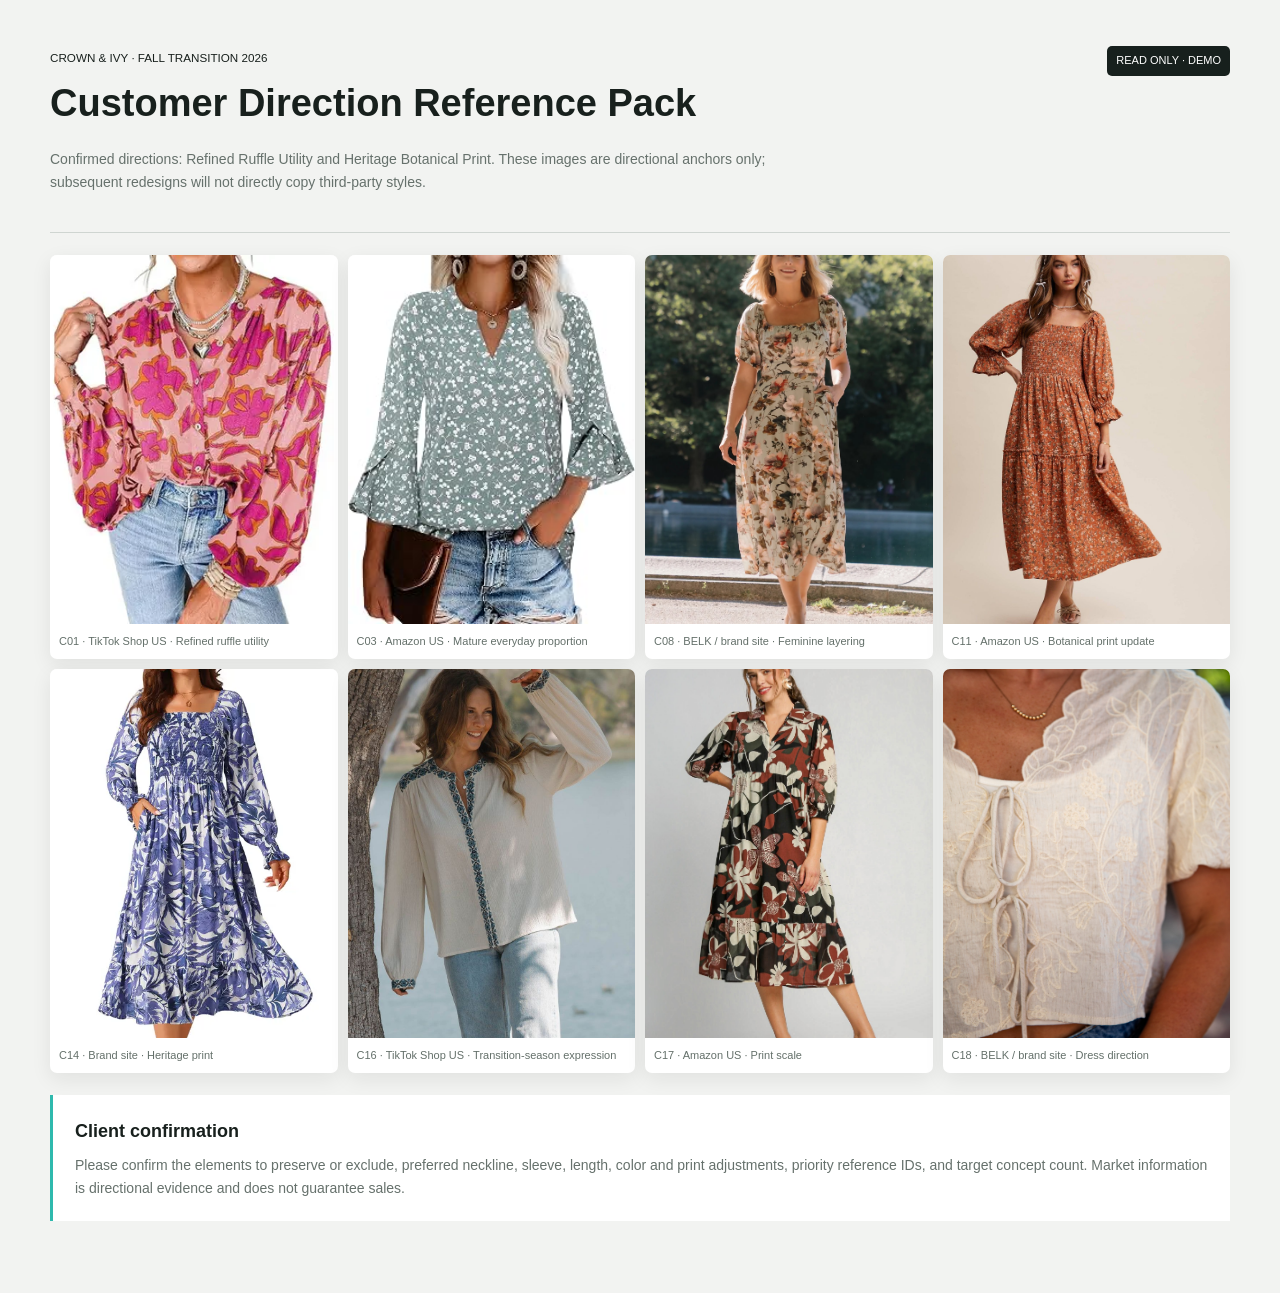
<file: case-assets/proposal-v2/客户方向参考包.html>
<!doctype html>
<html lang="en">
<head>
  <meta charset="utf-8">
  <meta name="viewport" content="width=device-width,initial-scale=1">
  <title>Customer Direction Reference Pack</title>
  <style>
    *{box-sizing:border-box}body{margin:0;background:#f2f3f1;color:#18201d;font:14px/1.6 "Microsoft YaHei",sans-serif}.page{width:min(1180px,calc(100% - 48px));margin:auto;padding:46px 0 72px}.head{display:flex;justify-content:space-between;gap:30px;padding-bottom:25px;border-bottom:1px solid #cfd5d1}.head h1{margin:5px 0;font-size:38px}.head p{max-width:720px;color:#66716c}.badge{align-self:flex-start;padding:6px 9px;border-radius:5px;background:#17201d;color:#fff;font-size:11px}.grid{display:grid;grid-template-columns:repeat(4,1fr);gap:10px;margin:22px 0}.grid figure{margin:0;overflow:hidden;border-radius:7px;background:#fff;box-shadow:0 6px 20px rgba(20,30,26,.08)}.grid img{width:100%;aspect-ratio:.78;display:block;object-fit:cover}.grid figcaption{padding:9px;color:#64706a;font-size:11px}.ask{padding:22px;border-left:3px solid #2fb9ad;background:#fff}.ask h2{margin:0 0 8px;font-size:18px}.ask p{margin:0;color:#66716c}@media(max-width:760px){.grid{grid-template-columns:repeat(2,1fr)}}
  </style>
</head>
<body><main class="page"><header class="head"><div><small>CROWN &amp; IVY · FALL TRANSITION 2026</small><h1>Customer Direction Reference Pack</h1><p>Confirmed directions: Refined Ruffle Utility and Heritage Botanical Print. These images are directional anchors only; subsequent redesigns will not directly copy third-party styles.</p></div><span class="badge">READ ONLY · DEMO</span></header><section class="grid">
  <figure><img src="../crown-ivy/candidates/C01.jpg" alt="C01"><figcaption>C01 · TikTok Shop US · Refined ruffle utility</figcaption></figure>
  <figure><img src="../crown-ivy/candidates/C03.jpg" alt="C03"><figcaption>C03 · Amazon US · Mature everyday proportion</figcaption></figure>
  <figure><img src="../crown-ivy/candidates/C08.jpg" alt="C08"><figcaption>C08 · BELK / brand site · Feminine layering</figcaption></figure>
  <figure><img src="../crown-ivy/candidates/C11.jpg" alt="C11"><figcaption>C11 · Amazon US · Botanical print update</figcaption></figure>
  <figure><img src="../crown-ivy/candidates/C14.webp" alt="C14"><figcaption>C14 · Brand site · Heritage print</figcaption></figure>
  <figure><img src="../crown-ivy/candidates/C16.jpg" alt="C16"><figcaption>C16 · TikTok Shop US · Transition-season expression</figcaption></figure>
  <figure><img src="../crown-ivy/candidates/C17.jpg" alt="C17"><figcaption>C17 · Amazon US · Print scale</figcaption></figure>
  <figure><img src="../crown-ivy/candidates/C18.jpg" alt="C18"><figcaption>C18 · BELK / brand site · Dress direction</figcaption></figure>
</section><section class="ask"><h2>Client confirmation</h2><p>Please confirm the elements to preserve or exclude, preferred neckline, sleeve, length, color and print adjustments, priority reference IDs, and target concept count. Market information is directional evidence and does not guarantee sales.</p></section></main></body></html>
</file>
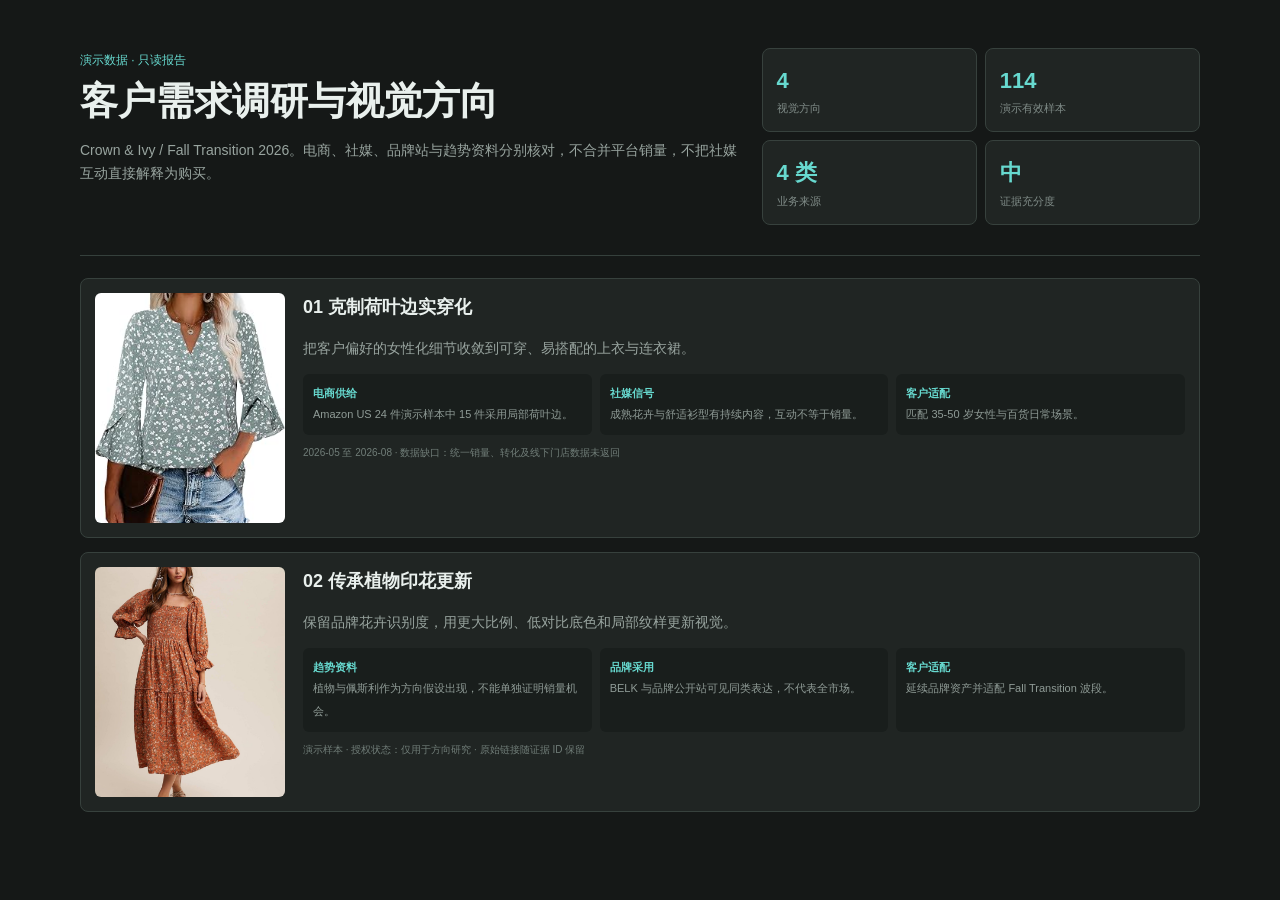
<file: case-assets/proposal-v2/客户需求调研与视觉方向.html>
<!doctype html>
<html lang="zh-CN">
<head>
  <meta charset="utf-8">
  <meta name="viewport" content="width=device-width,initial-scale=1">
  <title>客户需求调研与视觉方向</title>
  <style>
    *{box-sizing:border-box}body{margin:0;background:#151817;color:#e9f0ed;font:14px/1.65 "Microsoft YaHei",sans-serif}.page{width:min(1120px,calc(100% - 48px));margin:auto;padding:48px 0 72px}.eyebrow{color:#67d9cf;font-size:12px}.hero{display:grid;grid-template-columns:1.2fr .8fr;gap:24px;padding-bottom:30px;border-bottom:1px solid #35403c}h1{margin:8px 0;font-size:38px;line-height:1.2}p{color:#98a49f}.metrics{display:grid;grid-template-columns:1fr 1fr;gap:8px}.metrics div,.direction{border:1px solid #37413d;border-radius:8px;background:#202523}.metrics div{padding:14px}.metrics strong,.metrics span{display:block}.metrics strong{color:#67d9cf;font-size:22px}.metrics span{color:#7f8b87;font-size:11px}.directions{display:grid;gap:14px;margin-top:22px}.direction{display:grid;grid-template-columns:190px 1fr;gap:18px;padding:14px}.direction img{width:190px;height:230px;object-fit:cover;border-radius:6px}.direction h2{margin:0;font-size:18px}.evidence{display:grid;grid-template-columns:repeat(3,1fr);gap:8px}.evidence div{padding:10px;background:#191e1c;border-radius:6px}.evidence b{display:block;color:#67d9cf;font-size:11px}.evidence span{color:#8f9b96;font-size:11px}.meta{margin-top:10px;color:#707d78;font-size:10px}@media(max-width:760px){.hero,.direction{grid-template-columns:1fr}.direction img{width:100%;height:320px}.evidence{grid-template-columns:1fr}}
  </style>
</head>
<body><main class="page"><section class="hero"><div><span class="eyebrow">演示数据 · 只读报告</span><h1>客户需求调研与视觉方向</h1><p>Crown &amp; Ivy / Fall Transition 2026。电商、社媒、品牌站与趋势资料分别核对，不合并平台销量，不把社媒互动直接解释为购买。</p></div><div class="metrics"><div><strong>4</strong><span>视觉方向</span></div><div><strong>114</strong><span>演示有效样本</span></div><div><strong>4 类</strong><span>业务来源</span></div><div><strong>中</strong><span>证据充分度</span></div></div></section><div class="directions">
  <article class="direction"><img src="../crown-ivy/candidates/C03.jpg" alt="克制荷叶边实穿化"><div><h2>01 克制荷叶边实穿化</h2><p>把客户偏好的女性化细节收敛到可穿、易搭配的上衣与连衣裙。</p><div class="evidence"><div><b>电商供给</b><span>Amazon US 24 件演示样本中 15 件采用局部荷叶边。</span></div><div><b>社媒信号</b><span>成熟花卉与舒适衫型有持续内容，互动不等于销量。</span></div><div><b>客户适配</b><span>匹配 35-50 岁女性与百货日常场景。</span></div></div><div class="meta">2026-05 至 2026-08 · 数据缺口：统一销量、转化及线下门店数据未返回</div></div></article>
  <article class="direction"><img src="../crown-ivy/candidates/C11.jpg" alt="传承植物印花更新"><div><h2>02 传承植物印花更新</h2><p>保留品牌花卉识别度，用更大比例、低对比底色和局部纹样更新视觉。</p><div class="evidence"><div><b>趋势资料</b><span>植物与佩斯利作为方向假设出现，不能单独证明销量机会。</span></div><div><b>品牌采用</b><span>BELK 与品牌公开站可见同类表达，不代表全市场。</span></div><div><b>客户适配</b><span>延续品牌资产并适配 Fall Transition 波段。</span></div></div><div class="meta">演示样本 · 授权状态：仅用于方向研究 · 原始链接随证据 ID 保留</div></div></article>
</div></main></body></html>
</file>
<file: print-variations/static/css/style.css>
:root{color-scheme:dark;--bg:#0b0e0e;--panel:#292e2e;--inset:#202525;--line:#414848;--text:#e8eeee;--muted:#929e9c;--accent:#55d5c9;--deep:#086c66}*{box-sizing:border-box}body{margin:0;background:var(--bg);font-family:"PingFang SC","Microsoft YaHei",sans-serif;color:var(--text);font-size:12px;overflow:hidden}button{font:inherit;color:inherit;border:0;cursor:pointer}button:focus-visible,[tabindex]:focus-visible{outline:2px solid var(--accent);outline-offset:4px}button:disabled{cursor:wait} [hidden]{display:none!important}.global{height:44px;border-bottom:1px solid #292e2e;display:flex;align-items:center;padding:0 22px;gap:24px;background:#0c0f0f;position:relative;z-index:30;font-size:11px}.brand{font-size:10px;font-weight:700;letter-spacing:2px;display:flex;align-items:center;gap:8px}.brand-mark{font-size:24px;color:white;line-height:1}.global-lang{font-size:11px}.moon{font-size:22px}.demo-indicator{font-size:10px;color:#91a29f;display:flex;align-items:center;gap:7px;position:absolute;left:50%;transform:translateX(-50%);letter-spacing:.5px}.demo-indicator i{width:5px;height:5px;border-radius:50%;background:#b3a46c}.global-right{margin-left:auto;display:flex;gap:24px;align-items:center;font-size:10px}.credit{background:#163f3b;color:#60dacf;border:1px solid #26504b;padding:6px 12px;border-radius:5px}.avatar{background:#799b8d;border:2px solid #b5c8ba;border-radius:50%;width:25px;height:25px;color:#102b24;display:grid;place-items:center;font-weight:700}#workspace{position:relative;height:calc(100vh - 44px);overflow:hidden;background:radial-gradient(ellipse at 50% 42%,#111716 0%,#0b0e0e 68%)}.project{position:absolute;top:25px;left:24px;background:#252a2a;border:1px solid #404646;border-radius:10px;width:220px;padding:12px;z-index:12;color:#9baba7;font-size:10px}.project-symbol{color:#d1abde;background:#563466;padding:2px 4px;border-radius:3px;margin-right:6px}.project-name{border-top:1px solid #404646;margin-top:10px;padding-top:10px;display:flex;gap:14px;color:#e2e8e6;font-size:11px}.canvas-caption{position:absolute;left:26px;bottom:88px;font-size:9px;letter-spacing:2px;color:#65716d;line-height:2}.canvas-caption span{display:block;color:#3e4c46;letter-spacing:1px;font-size:8px}#world{position:absolute;inset:0;transform-origin:0 0;transition:transform .65s cubic-bezier(.2,.8,.2,1)}.image-object{position:absolute;width:350px;height:450px;cursor:grab;touch-action:none;user-select:none;box-shadow:0 12px 50px #0004}.image-object.dragging{cursor:grabbing;z-index:5}.image-object>img{width:100%;height:100%;display:block;object-fit:cover;pointer-events:none}.object-label{position:absolute;top:-23px;left:0;right:0;display:flex;gap:12px;align-items:center;font-size:10px;color:#85948e;letter-spacing:.2px;white-space:nowrap}.object-label span:first-child{color:#bdcac5}.selection{position:absolute;inset:0;border:1px solid #5ce8dc;pointer-events:none;display:none}.selected .selection{display:block}.selection i{position:absolute;width:5px;height:5px;background:#f3ffff;border:1px solid #5ce8dc;border-radius:50%;transform:translate(-50%,-50%)}.selection i:nth-child(1){left:0;top:0}.selection i:nth-child(2){left:50%;top:0}.selection i:nth-child(3){left:100%;top:0}.selection i:nth-child(4){left:100%;top:50%}.selection i:nth-child(5){left:100%;top:100%}.selection i:nth-child(6){left:50%;top:100%}.selection i:nth-child(7){left:0;top:100%}.selection i:nth-child(8){left:0;top:50%}.context-bar{position:absolute;top:55px;left:50%;transform:translateX(-50%);height:37px;display:flex;align-items:center;padding:3px 5px;gap:0;border:1px solid #454d4a;border-radius:10px;background:#252b29;box-shadow:0 5px 18px #0004;z-index:15;white-space:nowrap;font-size:10px}.context-item{padding:7px 10px;color:#dce3e0}.bar-sep{width:1px;height:17px;background:#48514b}.print-control{position:relative;align-self:stretch}.print-trigger{height:100%;background:#34463f;color:#67d9c7;padding:0 10px;border-radius:5px;display:flex;align-items:center;gap:12px}.print-trigger[aria-expanded=true]{background:#35574b}.dropdown{position:absolute;top:38px;left:0;background:#2b322f;border:1px solid #4a544e;border-radius:9px;min-width:174px;padding:5px;box-shadow:0 12px 32px #0006}.dropdown button,.menu-static{width:100%;display:flex;align-items:center;gap:9px;border-radius:5px;padding:10px 9px;background:none;color:#d2ddd6;font-size:11px}.dropdown button:hover{background:#3e5348;color:#91f4da}.new{color:#6ce3c1;border:1px solid #467c65;background:#294e3d;font-size:8px;line-height:1;padding:3px 4px;border-radius:3px;letter-spacing:.5px;margin-left:auto}.menu-static{color:#a8b6ae;cursor:default}.side-tools{position:absolute;left:13px;top:43%;border:1px solid #414a46;border-radius:10px;padding:4px;background:#242b27;display:flex;flex-direction:column;z-index:10}.side-tools span{width:30px;height:39px;display:grid;place-items:center;font-size:20px;color:#b4c0b9}.side-tools span:first-child{background:#303a33;border-radius:6px}.intro{position:absolute;bottom:110px;left:50%;transform:translateX(-50%);display:flex;gap:14px;align-items:center;white-space:nowrap;transition:opacity .3s}.intro-icon{width:40px;height:40px;display:grid;place-items:center;font-size:25px;border:1px solid #3a5145;border-radius:12px;color:#a5bca9;background:#17231d}.intro strong{font-weight:400;font-size:13px;color:#c4d0c7;letter-spacing:.5px}.intro p{font-size:11px;color:#75867b;margin:7px 0 0}.panel{position:absolute;left:50%;bottom:70px;transform:translateX(-50%);width:690px;border:1px solid #515b56;border-radius:19px;background:#2c3230;box-shadow:0 20px 70px #0008;z-index:20;padding:0 9px 9px;animation:rise .24s ease-out}.panel-header{height:47px;display:flex;align-items:center;justify-content:space-between;padding:0 12px}.panel-title{display:flex;align-items:center;gap:9px}.panel-title strong{font-size:12px;font-weight:500}.feature-icon{color:#84e4cc;font-size:20px}.panel-sub{font-size:8px;letter-spacing:1.5px;color:#89998e;margin-left:5px}.icon-btn{width:28px;height:28px;border-radius:6px;background:transparent;font-size:20px;color:#b6c4bc}.icon-btn:hover{background:#3e4942}#configuration{background:#232a26;border:1px solid #414d44;border-radius:12px;overflow:hidden}.design-points{padding:18px 19px 16px;border-bottom:1px solid #354038}.section-label{display:flex;align-items:center;justify-content:space-between;font-size:12px}.section-label small{font-size:10px;font-weight:400;color:#819487;margin-left:6px}.selection-count{font-size:10px;color:#8fa898}.helper{font-size:10px;color:#8d9d93;margin:7px 0 14px}.tags{display:flex;flex-wrap:wrap;gap:8px}.tag{background:#2c352f;border:1px solid #465248;border-radius:6px;padding:8px 11px;display:flex;align-items:center;gap:7px;color:#b7c5bb;font-size:11px;transition:.15s}.tag .check{font-size:10px;width:12px;color:#6d8173}.tag[aria-pressed=true]{border-color:#578772;background:#304d3d;color:#acf4cf}.tag[aria-pressed=true] .check{color:#7ae5b3}.tag:hover{border-color:#80ad8d}.settings{padding:15px 19px;display:flex;flex-direction:column;gap:14px}.setting{display:flex;align-items:center;gap:12px}.setting-label{color:#c4d0c7;font-size:11px;min-width:50px}.segmented{display:flex;background:#19231c;border:1px solid #35483a;padding:3px;border-radius:7px;gap:3px}.segmented button{padding:6px 12px;border-radius:4px;background:none;color:#8eaa96;font-size:11px;white-space:nowrap}.segmented button.active{background:#425c49;color:#e5f6e9;box-shadow:0 1px 4px #0003}.segmented button:hover:not(.active){color:#d0e5d7}.compact button{min-width:37px;padding:5px 9px}.mode-hint{font-size:10px;color:#7e9585;margin-left:2px}.panel-footer{height:61px;border-top:1px solid #354038;display:flex;align-items:center;justify-content:space-between;padding:0 14px 0 19px}.count-control{display:flex;align-items:center;gap:12px;color:#acbfb1;font-size:11px}.number-tabs{display:flex;gap:4px}.number-tabs button{border:1px solid transparent;background:none;width:27px;height:26px;border-radius:5px;color:#8ba393}.number-tabs button.active{background:#364e3e;border-color:#567b62;color:#c8f8d9}.generate-wrap{display:flex;align-items:center;gap:13px}.demo-cost{font-size:10px;color:#819989}.generate{background:#0d8577;color:#e4fff8;border:1px solid #239b89;border-radius:9px;height:37px;padding:0 10px 0 17px;display:flex;align-items:center;gap:15px;font-weight:500;box-shadow:0 3px 12px #022c2866}.generate:hover{background:#139c88}.generate span{background:#096c61;border-radius:50%;width:24px;height:24px;display:grid;place-items:center;font-size:18px}.parsing{height:190px;border:1px solid #414d44;border-radius:12px;background:#232a26;display:flex;align-items:center;justify-content:center;gap:24px}.parse-art{width:76px;height:96px;overflow:hidden;position:relative;border-radius:6px;border:1px solid #698676}.parse-art img{width:100%;height:100%;object-fit:cover;opacity:.7}.scan{height:2px;background:#7ff4c5;box-shadow:0 0 18px #7ff4c5;position:absolute;left:0;right:0;animation:scan 1.6s ease-in-out infinite}.parse-title{display:flex;align-items:center;gap:10px;font-size:12px;color:#cbded0}.spinner{width:13px;height:13px;border:1.5px solid #ffffff28;border-top-color:#8de4b7;border-radius:50%;display:inline-block;animation:spin .8s linear infinite}.parsing p{color:#849c8b;font-size:10px;margin:12px 0}.parse-chips{display:flex;gap:7px;margin-top:18px}.parse-chips i{height:21px;width:69px;border-radius:5px;background:#35483b;animation:pulse 1s infinite alternate}.parse-chips i:nth-child(2){animation-delay:.2s}.parse-chips i:nth-child(3){animation-delay:.4s;width:53px}.bottom-tools{position:absolute;bottom:14px;left:50%;transform:translateX(-50%);display:flex;align-items:center;gap:4px;border:1px solid #343d37;background:#1b221e;padding:5px;border-radius:11px;height:41px;z-index:10}.bottom-tools span{width:29px;height:29px;display:grid;place-items:center;color:#96a59a;font-size:16px}.bottom-tools .tool-selected{background:#086e62;border-radius:6px;color:#091e18}.bottom-tools i{height:19px;width:1px;background:#364038;margin:0 4px}.zoom-tools{position:absolute;bottom:16px;right:17px;display:flex;gap:7px;align-items:center;color:#96a59a}.zoom-tools>span{display:grid;place-items:center;background:#252e28;border:1px solid #36433a;width:31px;height:31px;border-radius:50%;font-size:14px}.zoom-tools .zoom{display:flex;gap:10px;padding:0 13px;width:auto;border-radius:18px;font-size:11px}.zoom b{font-weight:400}.canvas-note{position:absolute;bottom:25px;left:24px;font-size:9px;color:#596c60}.canvas-note span{margin:0 6px}.status{position:absolute;top:25px;left:50%;transform:translateX(-50%);padding:10px 18px;border:1px solid #355747;border-radius:22px;background:#182d22;color:#b0d5bd;font-size:11px;z-index:18;white-space:nowrap}.status strong{color:#8de4b7;font-weight:500}.result-placeholder{background:#1d2b23;border:1px solid #3d5746;display:flex;align-items:center;justify-content:center;flex-direction:column;gap:13px;cursor:default}.result-placeholder .spinner{width:22px;height:22px;border-width:2px}.result-placeholder p{color:#87a691;font-size:12px;margin:0}.result-placeholder small{font-size:9px;letter-spacing:1px;color:#587664}.result-placeholder:after{content:"";position:absolute;inset:0;background:linear-gradient(110deg,transparent 20%,#a7efc006 45%,transparent 70%);background-size:200%;animation:shimmer 2s infinite}.result-object{animation:result-in .7s ease-out}.reopen{position:absolute;bottom:70px;left:50%;transform:translateX(-50%);border:1px solid #536659;background:#2c3c30;padding:12px 18px;border-radius:12px;z-index:20;color:#ade0bf}.reopen span{font-size:10px;color:#8fa897;margin-left:22px}@keyframes scan{0%,100%{top:0}50%{top:100%}}@keyframes spin{to{transform:rotate(360deg)}}@keyframes pulse{to{opacity:.35}}@keyframes shimmer{to{background-position:-200%}}@keyframes rise{from{opacity:0;bottom:60px}to{opacity:1;bottom:70px}}@keyframes result-in{from{opacity:0;filter:blur(5px)}to{opacity:1;filter:blur(0)}}@media(max-width:1100px){.global-right>span:not(.avatar){display:none}.canvas-caption,.canvas-note{display:none}.context-item{padding:7px}.mode-hint{font-size:9px}.project{width:185px}.demo-indicator{font-size:9px}}@media(max-width:740px){.panel{width:calc(100% - 24px);bottom:65px}.panel-sub,.mode-hint,.global-lang,.moon,.context-item.tail{display:none}.context-bar{font-size:9px}.context-item{padding:5px}.project{top:12px;left:12px;width:156px;padding:9px}.project-name{font-size:9px}.setting{gap:8px}.tags{gap:6px}.tag{padding:7px 8px;font-size:10px}.design-points{padding:13px}.settings{padding:12px 13px}.panel-footer{padding:0 12px}.zoom-tools{display:none}.global{padding:0 12px}.demo-indicator{left:auto;right:50px;transform:none}.global-right{gap:0}.side-tools{display:none}.intro strong{font-size:11px}.intro p{font-size:9px}.intro-icon{display:none}.bottom-tools span{width:26px}.parsing{gap:15px}.parsing p{font-size:9px}}
.error-page{min-height:calc(100vh - 44px);display:flex;align-items:center;justify-content:center;flex-direction:column;background:radial-gradient(ellipse at center,#15271d,#0b0e0e 65%)}.error-code{font-size:100px;font-weight:200;color:#44614c;letter-spacing:15px}.error-page h1{font-size:24px;font-weight:400;color:#c8dece}.error-page p{color:#7c9484}.error-page a{margin-top:20px;color:#9ae5b7;text-decoration:none;border:1px solid #456950;border-radius:8px;padding:12px 22px}

.tag-list{display:contents}.custom-add{border-style:dashed;color:#a9bfb0;background:transparent}.custom-form{display:flex;align-items:center;gap:5px;flex-wrap:wrap}.custom-form input{width:150px;min-width:80px;max-width:100%;height:32px;background:#18251d;border:1px solid #6aaf88;border-radius:6px;color:#e3f2e8;padding:0 9px;font:inherit;font-size:11px;outline:none}.custom-form input::placeholder{color:#789783}.custom-form input:focus{box-shadow:0 0 0 2px #6aaf8826}.custom-form input[aria-invalid=true]{border-color:#d4a18e}.custom-form button{height:30px;padding:0 8px;background:transparent;color:#a9bcaf;border-radius:5px;font-size:11px}.custom-form .confirm-custom{background:#3d644b;color:#c9f7d9}.custom-form button:hover{background:#425949}.custom-error{font-size:10px;color:#e2b6a1;margin:9px 0 0}.reanalyze{background:transparent;color:#aec5b6;font-size:11px;padding:9px 7px;border-radius:7px;white-space:nowrap}.reanalyze:hover{background:#35493b;color:#d3ecdc}.design-points{max-height:190px;overflow-y:auto;scrollbar-width:thin;scrollbar-color:#536b5b transparent}.generate-wrap{gap:9px}@media(max-width:740px){.demo-cost{display:none}.generate-wrap{gap:5px}.reanalyze{font-size:10px;padding:9px 5px}.generate{padding-left:11px;gap:7px}.count-control{gap:7px}.number-tabs{gap:1px}}

.number-tabs button:disabled{opacity:.3;cursor:not-allowed;color:#7a8c80;background:transparent;border-color:transparent}
</file>
